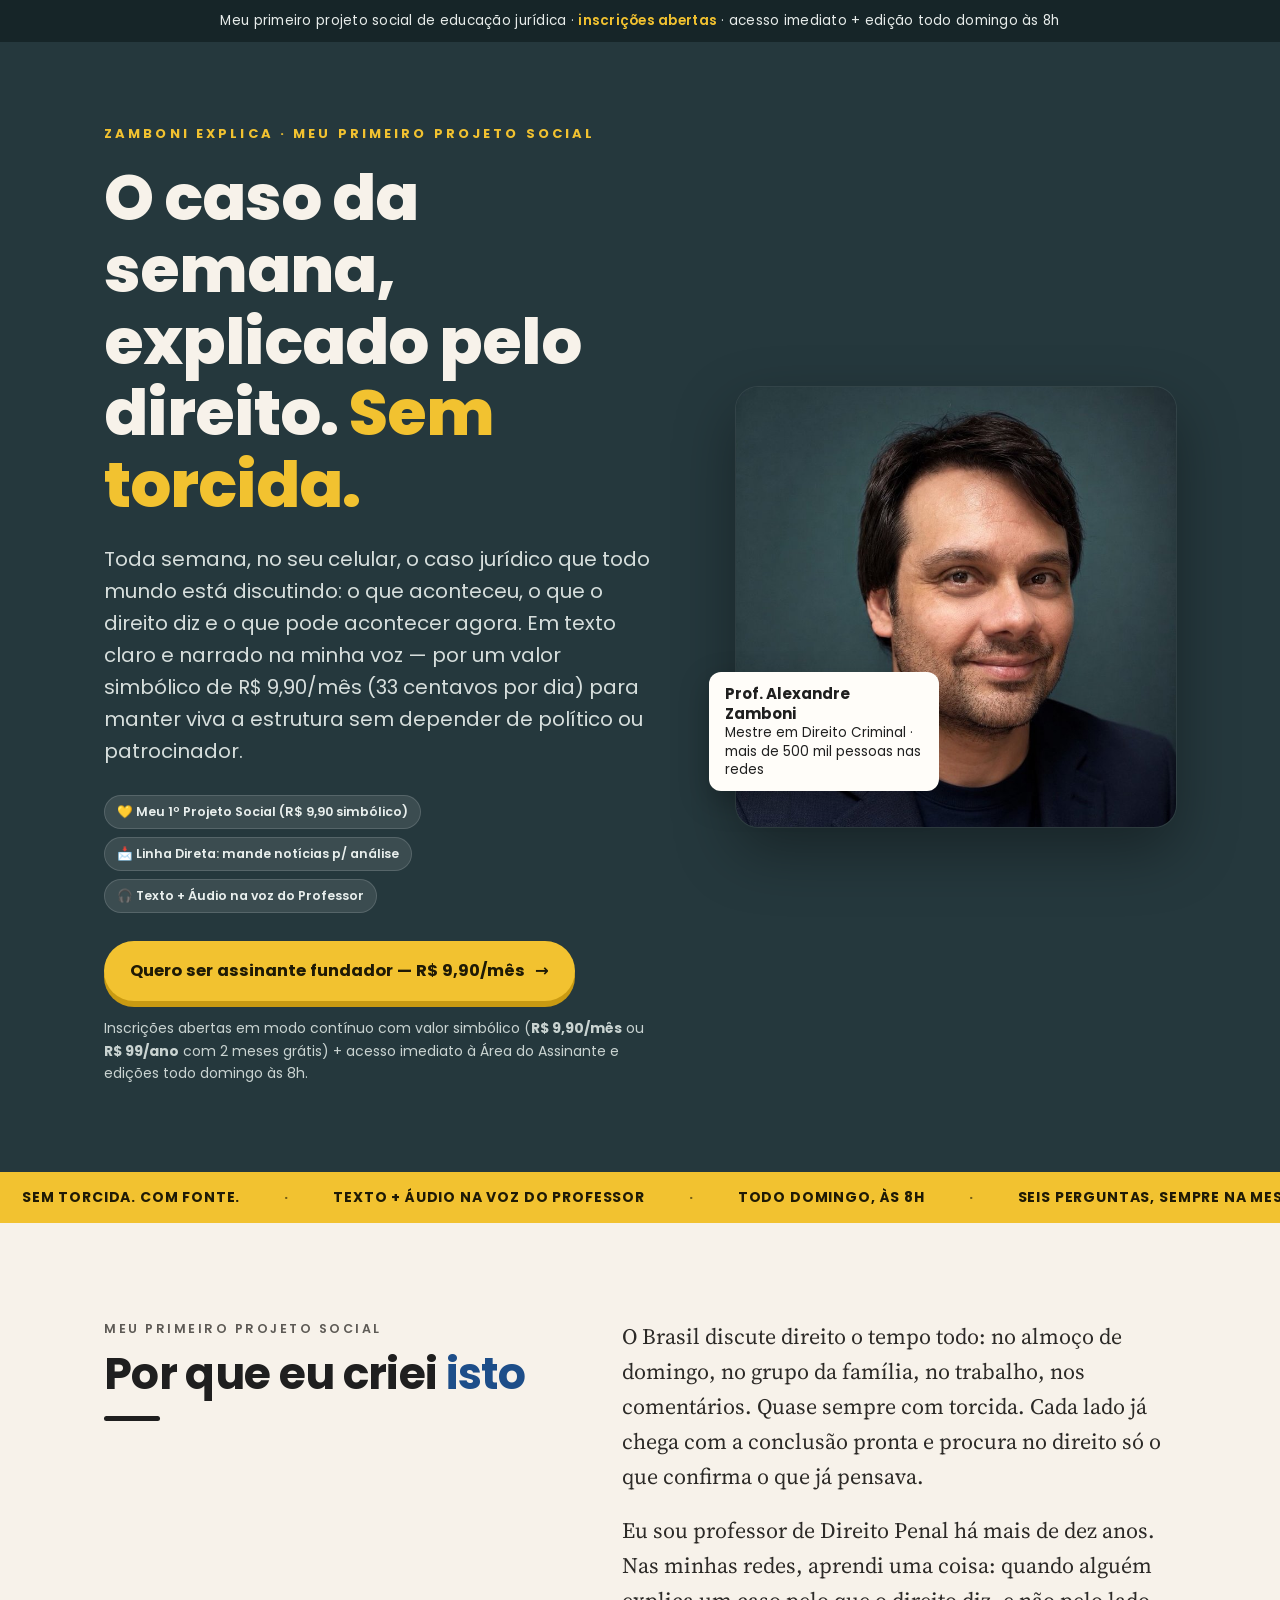
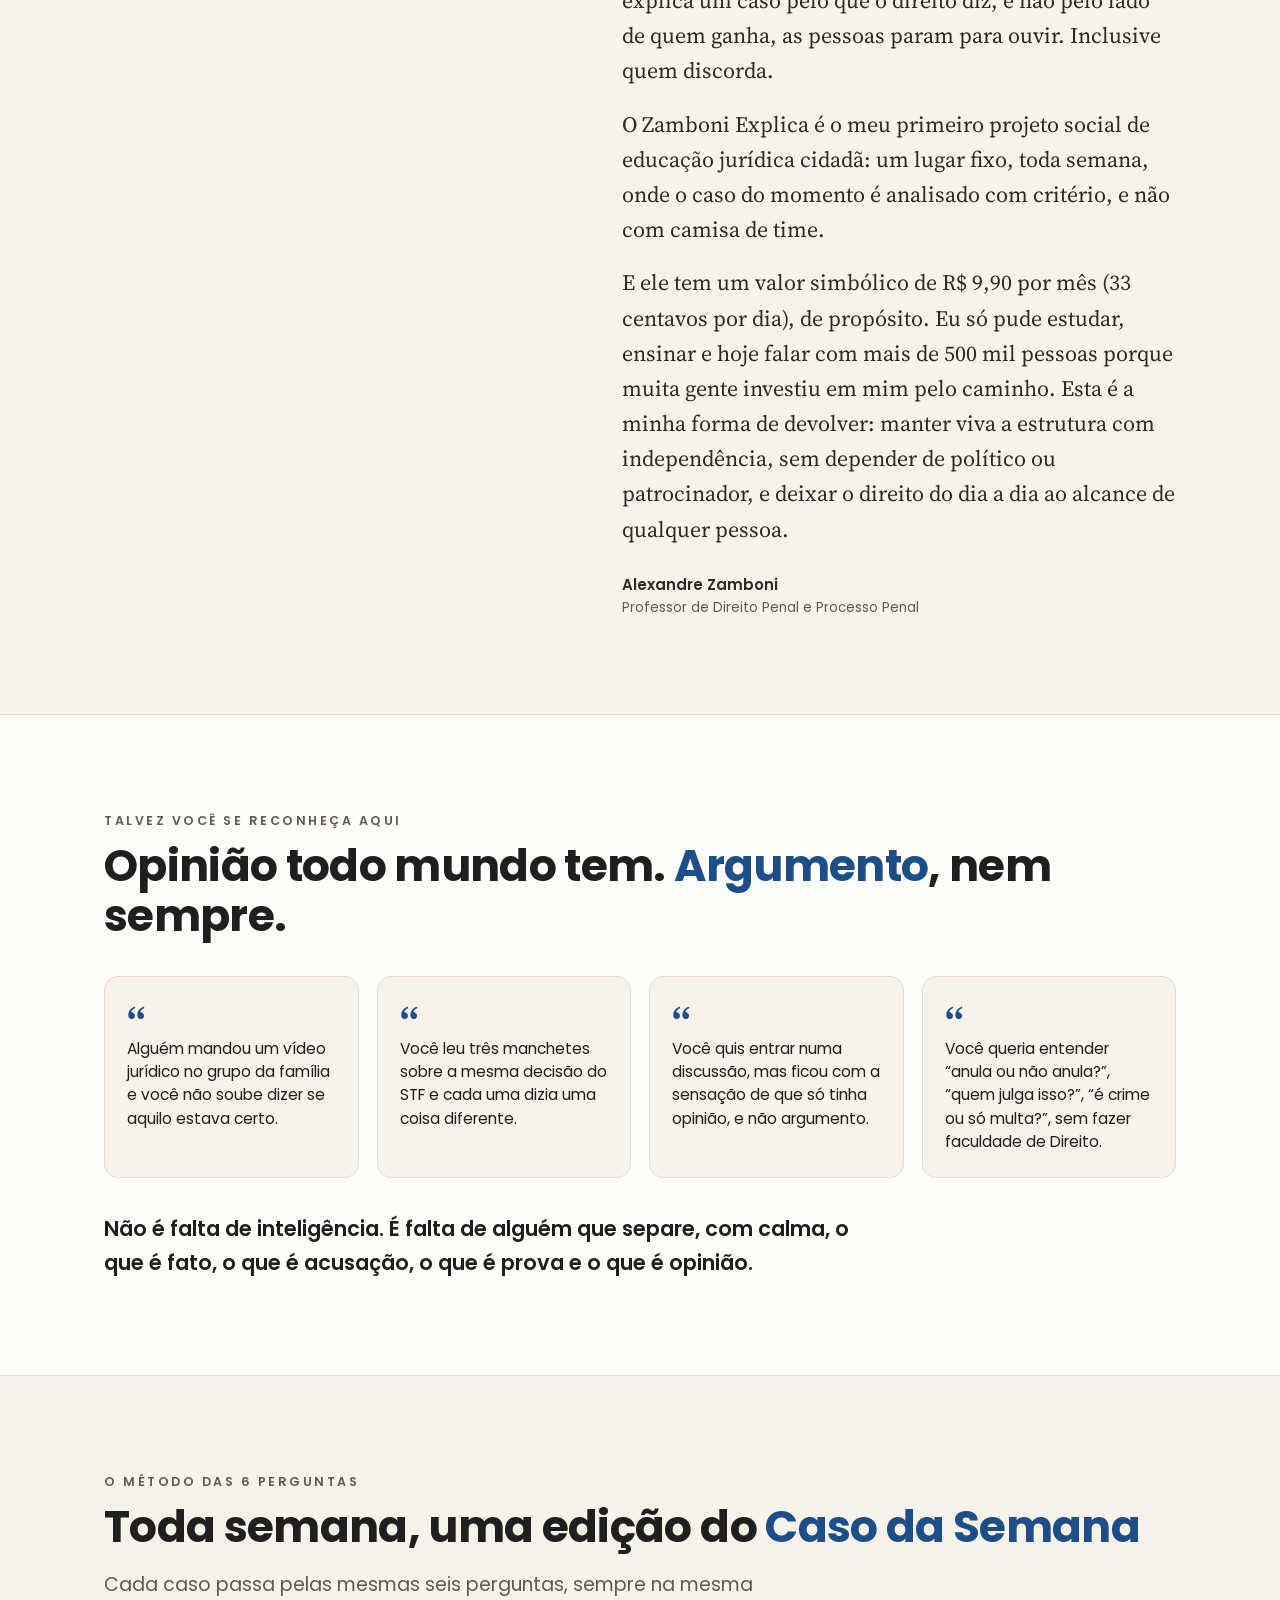
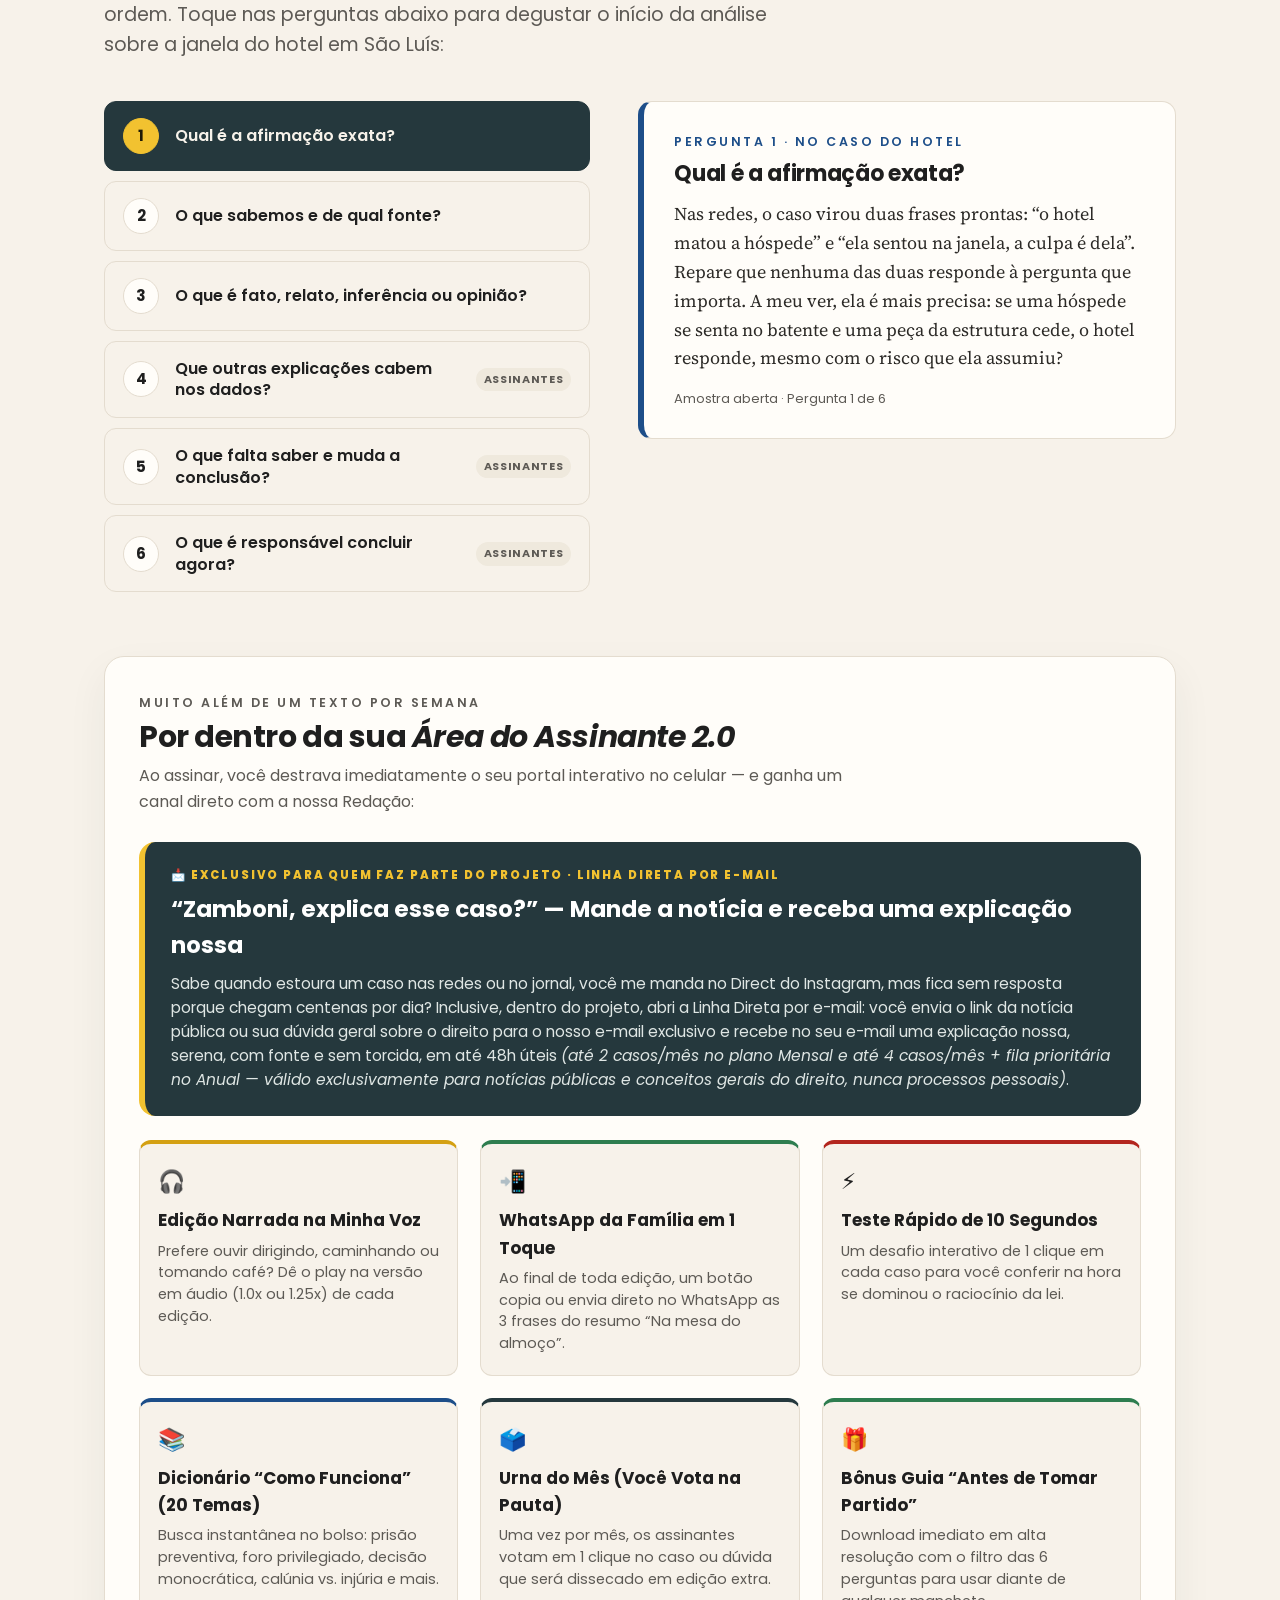
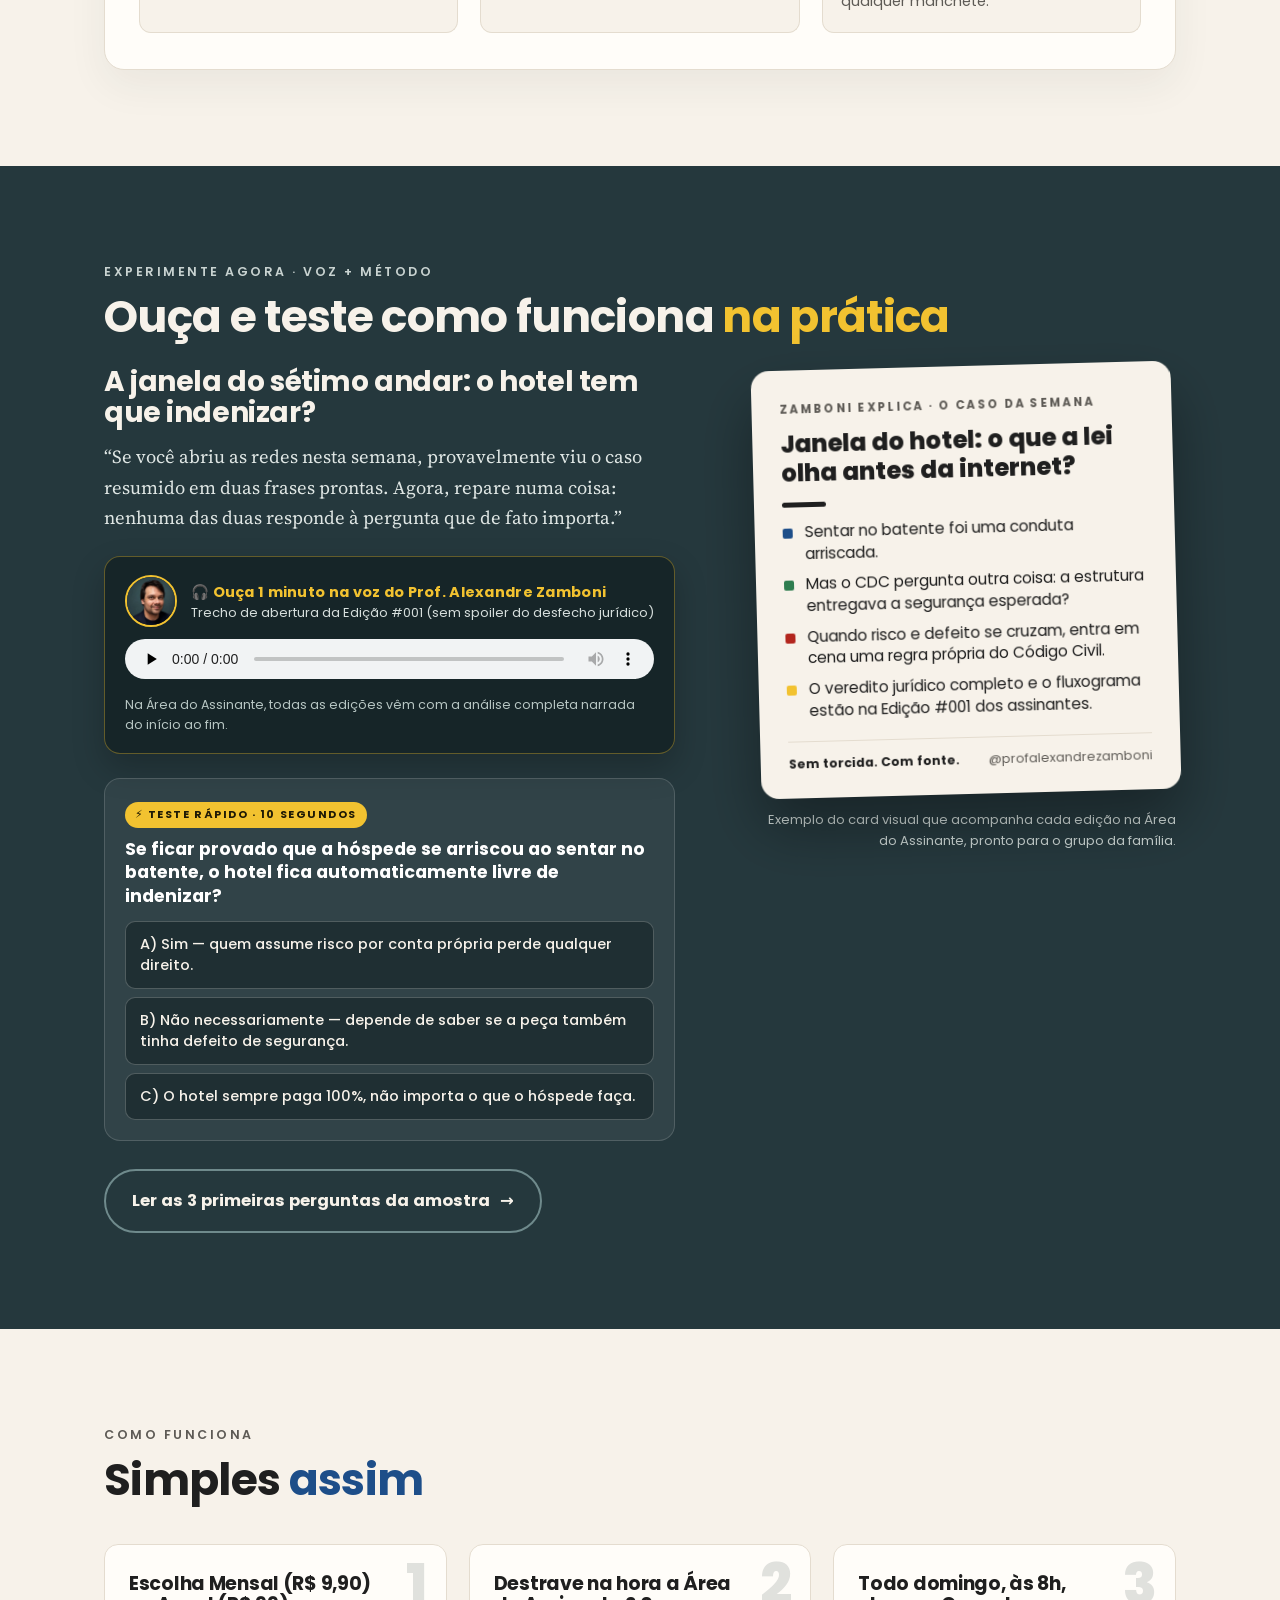
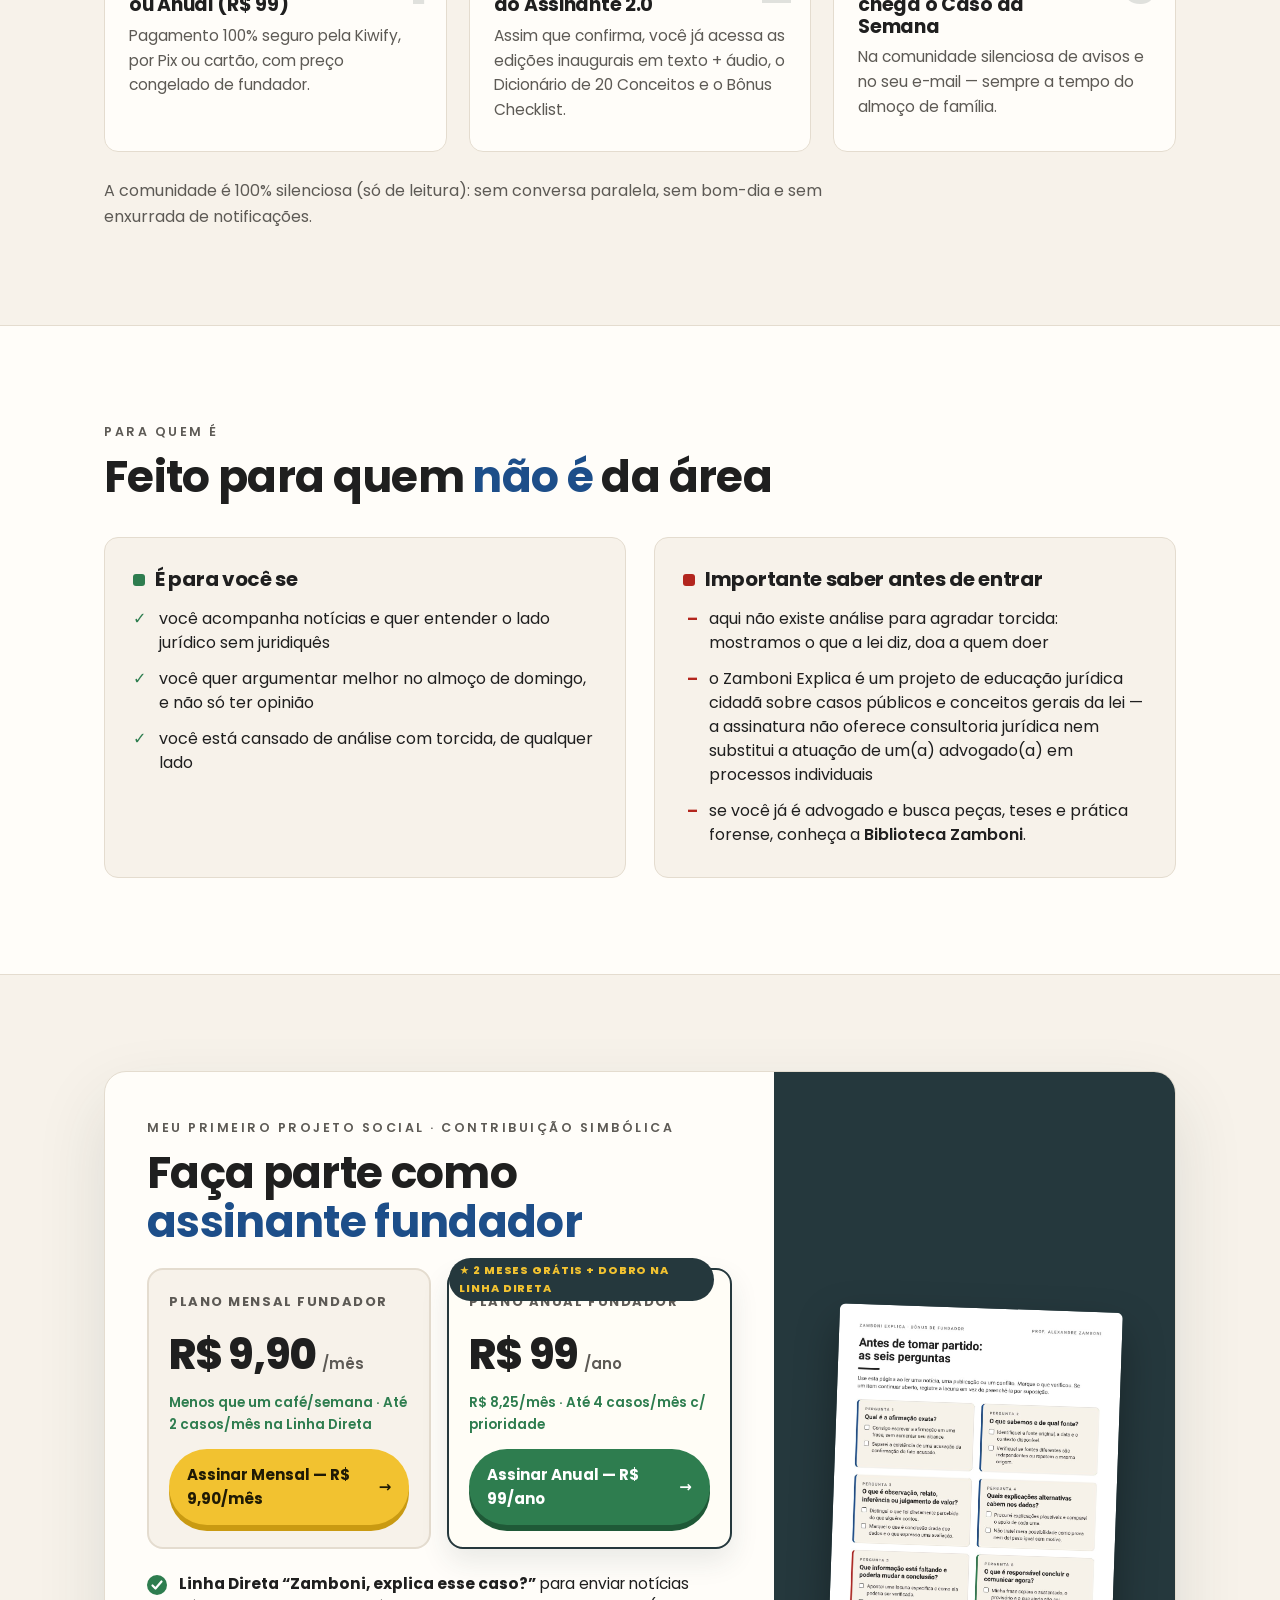
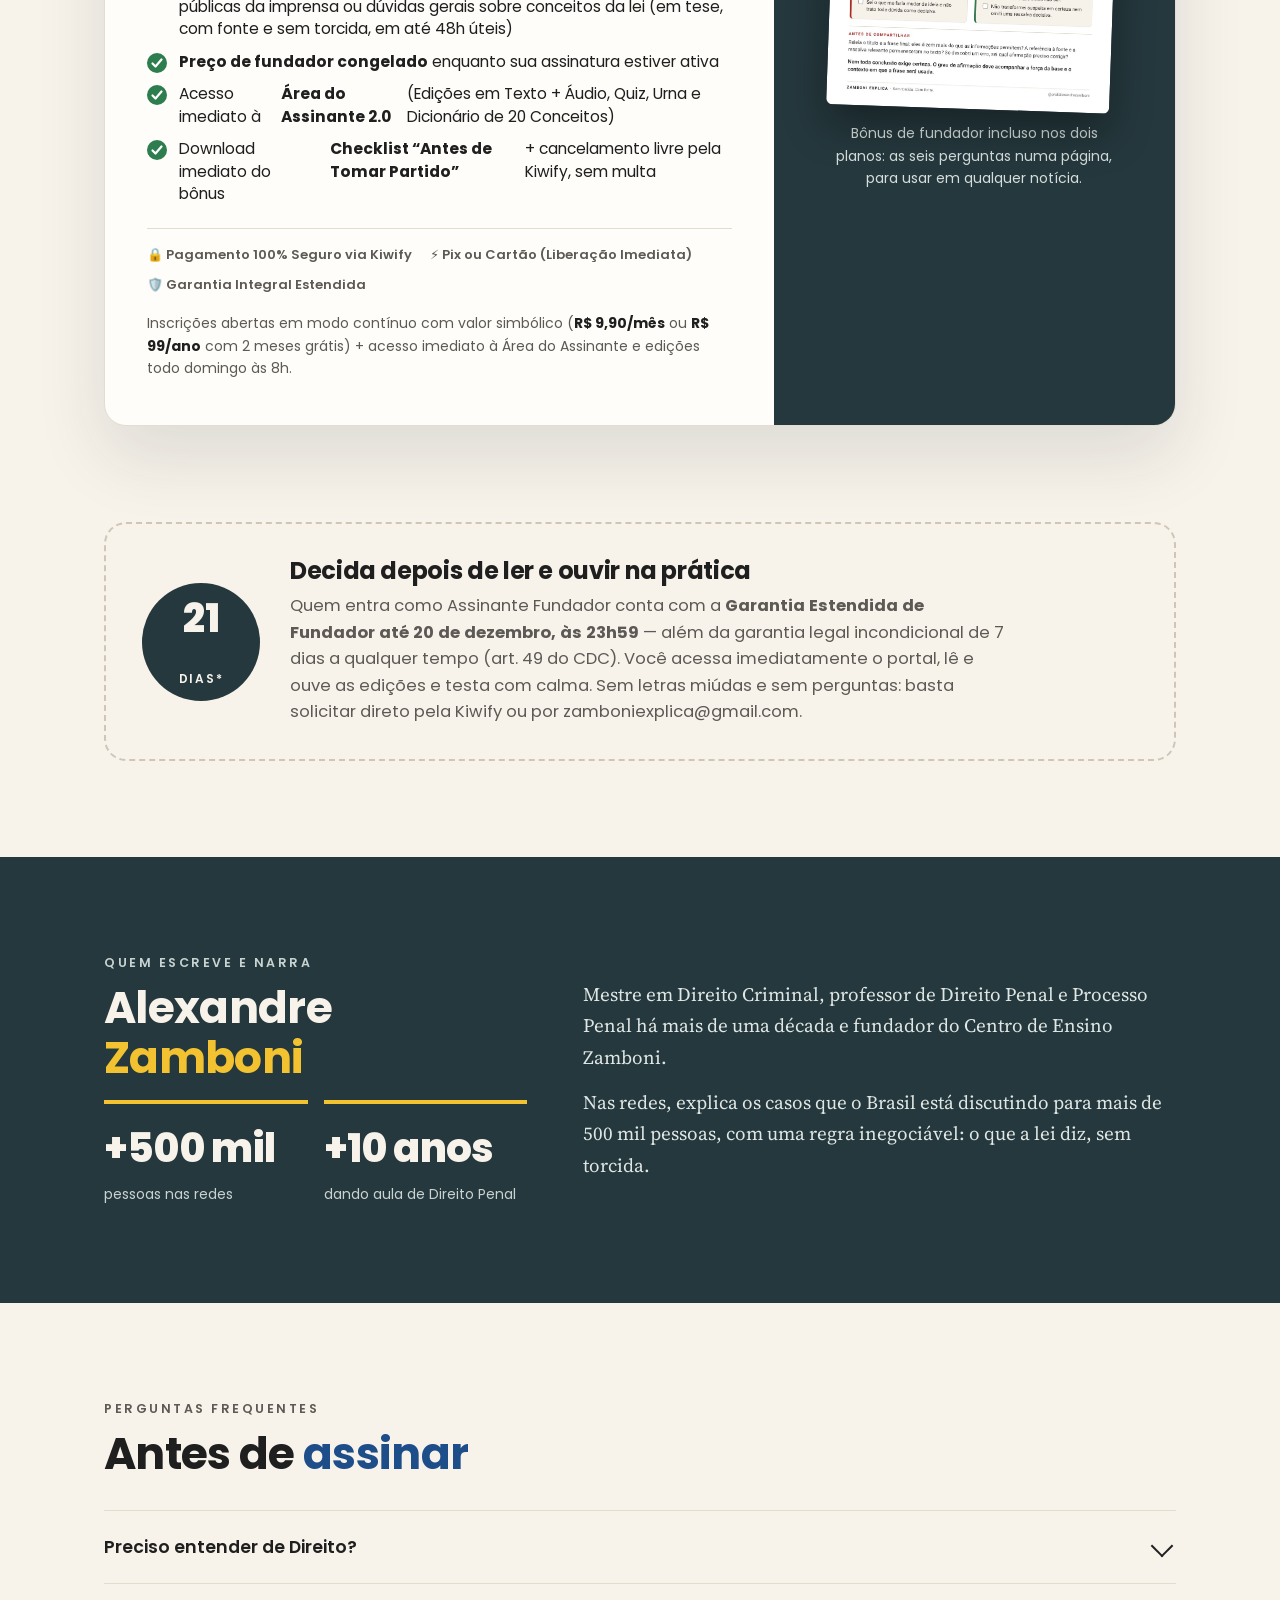
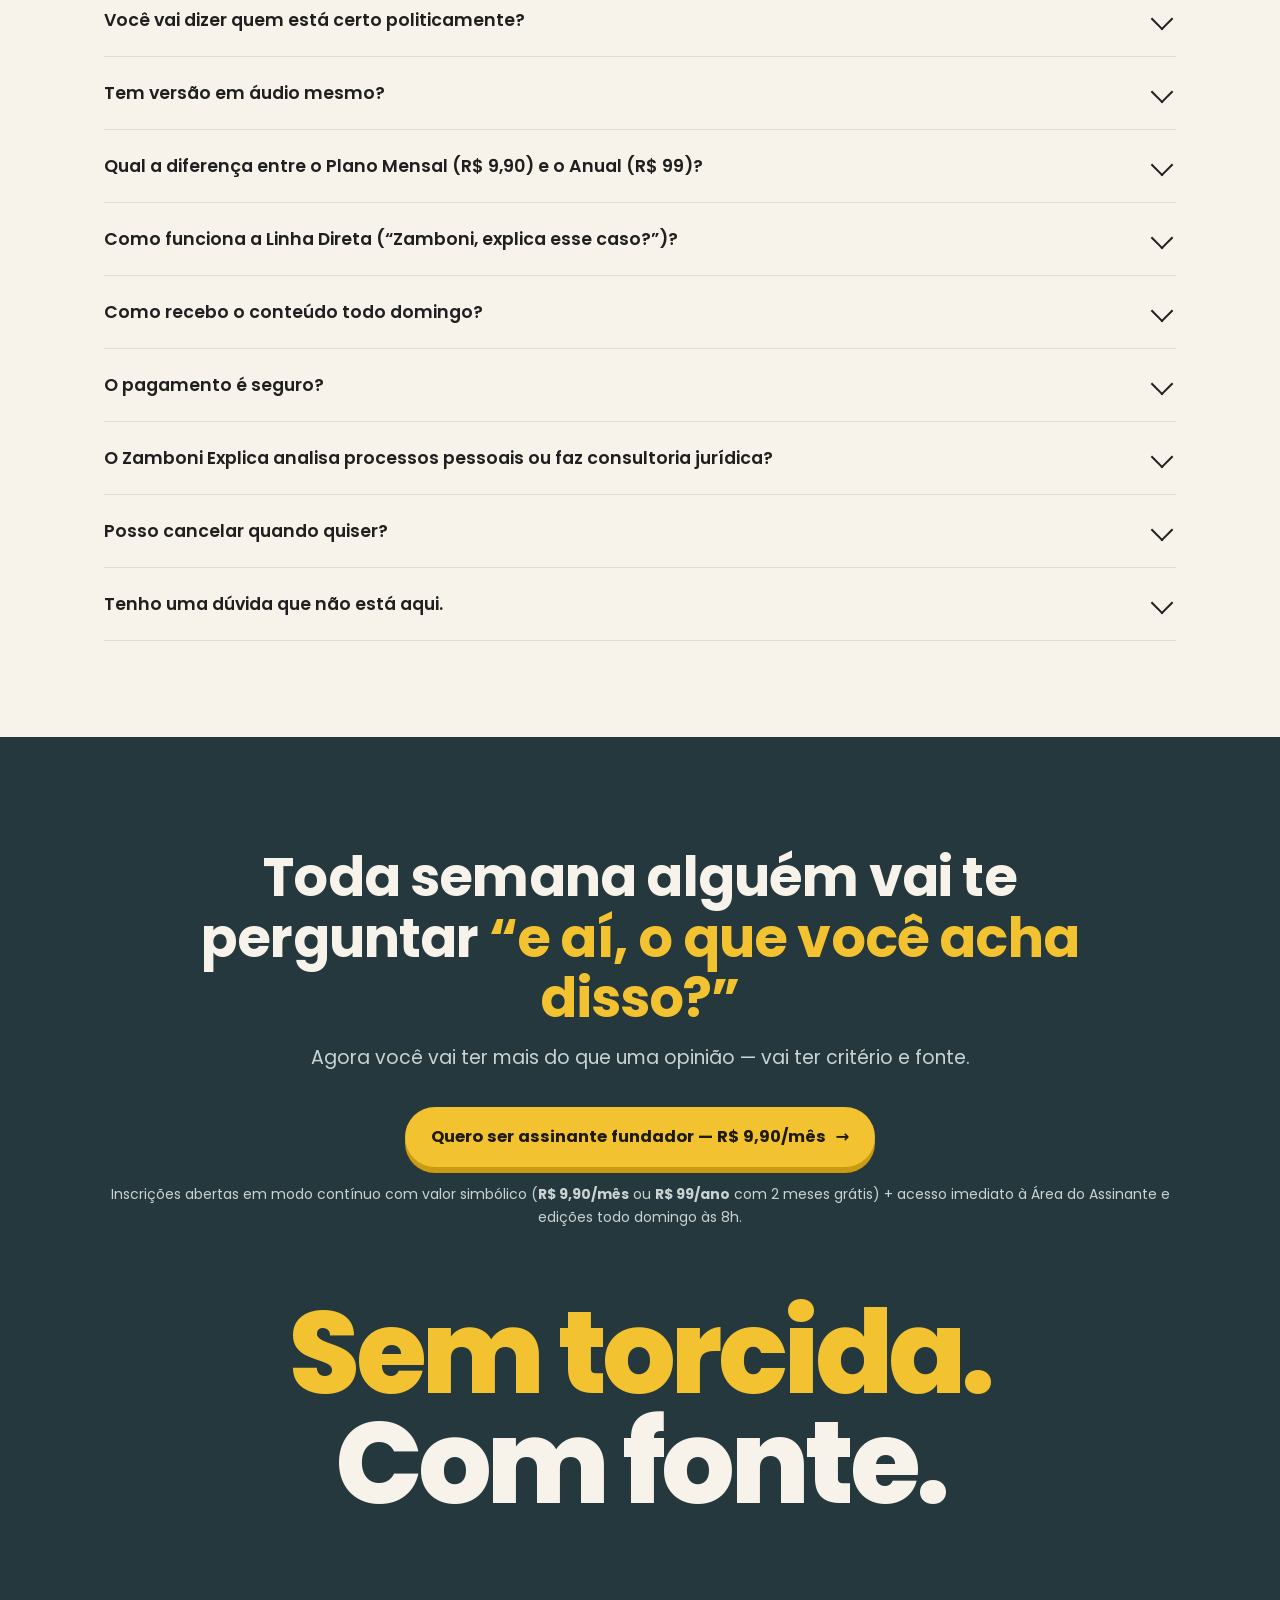
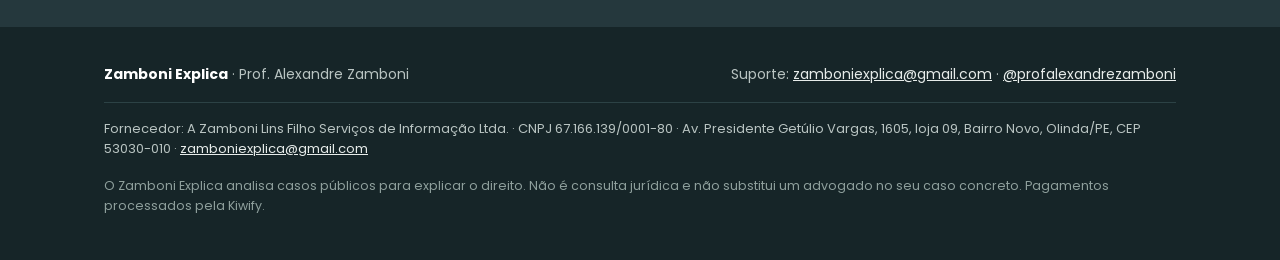
<file: index.html>
<!doctype html>
<html lang="pt-BR" class="no-js">
<head>
<meta charset="utf-8">
<meta name="viewport" content="width=device-width,initial-scale=1">
<title>Zamboni Explica — o caso da semana, explicado pela lei. Sem torcida.</title>
<meta name="description" content="Toda semana, no seu celular, o caso jurídico que todo mundo está discutindo explicado pelo professor Alexandre Zamboni em texto e áudio: o que aconteceu, o que a lei diz e o que pode acontecer agora. R$ 9,90/mês ou R$ 99/ano.">
<link rel="canonical" href="https://zamboniexplica.com.br/">
<meta property="og:type" content="website">
<meta property="og:locale" content="pt_BR">
<meta property="og:site_name" content="Zamboni Explica">
<meta property="og:url" content="https://zamboniexplica.com.br/">
<meta property="og:title" content="Zamboni Explica — o caso da semana explicado pela lei, sem torcida">
<meta property="og:description" content="Todo domingo às 8h, o caso jurídico mais comentado do Brasil explicado pelo Prof. Alexandre Zamboni em texto de 5 minutos e áudio na voz dele. R$ 9,90/mês ou R$ 99/ano.">
<meta property="og:image" content="https://zamboniexplica.com.br/assets/perfil-800.jpg">
<meta name="twitter:card" content="summary_large_image">
<meta name="twitter:title" content="Zamboni Explica — sem torcida, com fonte">
<meta name="twitter:description" content="O caso da semana explicado pela lei, em texto e áudio pelo Prof. Alexandre Zamboni. R$ 9,90/mês.">
<meta name="twitter:image" content="https://zamboniexplica.com.br/assets/perfil-800.jpg">
<script type="application/ld+json">
{
  "@context": "https://schema.org",
  "@graph": [
    {
      "@type": "Organization",
      "name": "Zamboni Explica",
      "legalName": "A Zamboni Lins Filho Serviços de Informação Ltda.",
      "url": "https://zamboniexplica.com.br/",
      "logo": "https://zamboniexplica.com.br/assets/perfil-800.jpg",
      "sameAs": ["https://www.instagram.com/profalexandrezamboni/"]
    },
    {
      "@type": "WebSite",
      "name": "Zamboni Explica",
      "url": "https://zamboniexplica.com.br/",
      "inLanguage": "pt-BR"
    },
    {
      "@type": "FAQPage",
      "mainEntity": [
        {
          "@type": "Question",
          "name": "Preciso entender de Direito para assinar o Zamboni Explica?",
          "acceptedAnswer": {
            "@type": "Answer",
            "text": "Não. O Zamboni Explica foi feito exatamente para quem não é da área. Quando um termo técnico for necessário, ele vem traduzido na hora e também fica salvo no Dicionário Como Funciona."
          }
        },
        {
          "@type": "Question",
          "name": "O Zamboni Explica diz quem está certo politicamente?",
          "acceptedAnswer": {
            "@type": "Answer",
            "text": "Não. A análise é jurídica e segue sempre as mesmas seis perguntas, valha o caso para um lado ou para o outro, sempre mostrando o que a lei diz com fonte."
          }
        },
        {
          "@type": "Question",
          "name": "Tem versão em áudio das edições de domingo?",
          "acceptedAnswer": {
            "@type": "Answer",
            "text": "Sim. Dentro da Área do Assinante, cada edição vem acompanhada da narração completa na voz oficial do Prof. Alexandre Zamboni, com opção de velocidade 1.0x e 1.25x."
          }
        },
        {
          "@type": "Question",
          "name": "Qual a diferença entre o Plano Mensal (R$ 9,90) e o Anual (R$ 99)?",
          "acceptedAnswer": {
            "@type": "Answer",
            "text": "Os dois entregam acesso completo à Área do Assinante e às edições semanais. No Plano Anual (R$ 99/ano), você economiza 2 meses e dobra a cota mensal na Linha Direta para até 4 casos públicos por mês com fila prioritária."
          }
        },
        {
          "@type": "Question",
          "name": "O Zamboni Explica analisa processos pessoais ou faz consultoria jurídica?",
          "acceptedAnswer": {
            "@type": "Answer",
            "text": "Não. Por dever legal e ético (Estatuto da Advocacia e Provimento 205/2021 da OAB), o Zamboni Explica é uma publicação estritamente educativa e informativa sobre casos públicos e conceitos gerais da lei."
          }
        },
        {
          "@type": "Question",
          "name": "Posso cancelar a assinatura quando quiser?",
          "acceptedAnswer": {
            "@type": "Answer",
            "text": "Sim, a qualquer momento, direto pela Kiwify, sem multa e sem burocracia, mantendo o acesso até o fim do período já pago."
          }
        }
      ]
    }
  ]
}
</script>
<link rel="preconnect" href="https://fonts.googleapis.com"><link rel="preconnect" href="https://fonts.gstatic.com" crossorigin>
<link href="https://fonts.googleapis.com/css2?family=Poppins:wght@400;500;600;700;800&family=Source+Serif+4:opsz,wght@8..60,400;8..60,600;8..60,700&display=swap" rel="stylesheet">
<link rel="stylesheet" href="styles.css">
<script>document.documentElement.classList.remove('no-js')</script>
</head>
<body>
<a href="#metodo" class="skip-link">Pular para o conteúdo principal</a>

<div class="status" id="status" role="status" aria-live="polite">Meu primeiro projeto social de educação jurídica cidadã · <b>inscrições abertas agora</b> por um valor simbólico (R$ 9,90/mês — 33 centavos/dia)</div>

<header class="hero">
  <div class="wrap">
    <div class="hero-copy">
      <div class="brand">Zamboni Explica · Meu Primeiro Projeto Social</div>
      <h1>O caso da semana, explicado pelo direito. <em>Sem torcida.</em></h1>
      <p class="sub">Toda semana, no seu celular, o caso jurídico que todo mundo está discutindo: o que aconteceu, o que o direito diz e o que pode acontecer agora. Em texto claro e narrado na minha voz — por um valor simbólico de R$ 9,90/mês (33 centavos por dia) para manter viva a estrutura sem depender de político ou patrocinador.</p>
      <div class="hero-badges">
        <span class="hero-badge">💛 Meu 1º Projeto Social (R$ 9,90 simbólico)</span>
        <span class="hero-badge">📩 Linha Direta: mande notícias p/ análise</span>
        <span class="hero-badge">🎧 Texto + Áudio na voz do Professor</span>
      </div>
      <a class="btn cta-main" href="#oferta"><span>Quero fazer parte do projeto<span class="px"> — R$ 9,90/mês</span></span> <span class="arr">→</span></a>
      <p class="note cta-note">Inscrições abertas agora por um valor simbólico (R$ 9,90/mês ou R$ 99/ano com 2 meses grátis). Acesso imediato à Área do Assinante + edição todo domingo às 8h.</p>
    </div>
    <div class="hero-photo">
      <img src="assets/perfil-800.jpg" alt="Professor Alexandre Zamboni" width="800" height="800">
      <div class="tag"><b>Prof. Alexandre Zamboni</b>Mestre em Direito Criminal · mais de 500 mil pessoas nas redes</div>
    </div>
  </div>
</header>

<div class="marquee" aria-hidden="true"><div class="track">
  <span>Sem torcida. Com fonte.</span><span>Texto + Áudio na voz do Professor</span><span>Todo domingo, às 8h</span><span>Seis perguntas, sempre na mesma ordem</span><span>R$ 9,90/mês ou R$ 99/ano</span><span>Cancele quando quiser</span>
  <span>Sem torcida. Com fonte.</span><span>Texto + Áudio na voz do Professor</span><span>Todo domingo, às 8h</span><span>Seis perguntas, sempre na mesma ordem</span><span>R$ 9,90/mês ou R$ 99/ano</span><span>Cancele quando quiser</span>
</div></div>

<section class="causa">
  <div class="wrap grid">
    <div class="rv">
      <div class="kicker">Meu primeiro projeto social</div>
      <h2>Por que eu criei <em>isto</em></h2>
      <div class="rule"></div>
    </div>
    <blockquote class="rv">
      <p>O Brasil discute direito o tempo todo: no almoço de domingo, no grupo da família, no trabalho, nos comentários. Quase sempre com torcida. Cada lado já chega com a conclusão pronta e procura no direito só o que confirma o que já pensava.</p>
      <p>Eu sou professor de Direito Penal há mais de dez anos. Nas minhas redes, aprendi uma coisa: quando alguém explica um caso pelo que o direito diz, e não pelo lado de quem ganha, as pessoas param para ouvir. Inclusive quem discorda.</p>
      <p>O Zamboni Explica é o meu primeiro projeto social de educação jurídica cidadã: um lugar fixo, toda semana, onde o caso do momento é analisado com critério, e não com camisa de time.</p>
      <p>E ele tem um valor simbólico de R$ 9,90 por mês (33 centavos por dia), de propósito. Eu só pude estudar, ensinar e hoje falar com mais de 500 mil pessoas porque muita gente investiu em mim pelo caminho. Esta é a minha forma de devolver: manter viva a estrutura com independência, sem depender de político ou patrocinador, e deixar o direito do dia a dia ao alcance de qualquer pessoa.</p>
      <div class="sign">Alexandre Zamboni<span>Professor de Direito Penal e Processo Penal</span></div>
    </blockquote>
  </div>
</section>

<section class="tensao">
  <div class="wrap">
    <div class="rv">
      <div class="kicker">Talvez você se reconheça aqui</div>
      <h2>Opinião todo mundo tem. <em>Argumento</em>, nem sempre.</h2>
    </div>
    <div class="cards">
      <div class="card rv"><div class="q">“</div>Alguém mandou um vídeo jurídico no grupo da família e você não soube dizer se aquilo estava certo.</div>
      <div class="card rv"><div class="q">“</div>Você leu três manchetes sobre a mesma decisão do STF e cada uma dizia uma coisa diferente.</div>
      <div class="card rv"><div class="q">“</div>Você quis entrar numa discussão, mas ficou com a sensação de que só tinha opinião, e não argumento.</div>
      <div class="card rv"><div class="q">“</div>Você queria entender “anula ou não anula?”, “quem julga isso?”, “é crime ou só multa?”, sem fazer faculdade de Direito.</div>
    </div>
    <p class="close rv">Não é falta de inteligência. É falta de alguém que separe, com calma, o que é fato, o que é acusação, o que é prova e o que é opinião.</p>
  </div>
</section>

<section class="metodo" id="metodo">
  <div class="wrap">
    <div class="rv">
      <div class="kicker">O método das 6 perguntas</div>
      <h2>Toda semana, uma edição do <em>Caso da Semana</em></h2>
      <p class="lead">Cada caso passa pelas mesmas seis perguntas, sempre na mesma ordem. Toque nas perguntas abaixo para degustar o início da análise sobre a janela do hotel em São Luís:</p>
    </div>
    <div class="layout">
      <ol class="qlist" role="tablist" aria-label="As seis perguntas">
        <li><button class="qbtn" role="tab" aria-selected="true" aria-controls="qpanel" data-i="0"><span class="n">1</span><span class="t">Qual é a afirmação exata?</span></button></li>
        <li><button class="qbtn" role="tab" aria-selected="false" aria-controls="qpanel" data-i="1"><span class="n">2</span><span class="t">O que sabemos e de qual fonte?</span></button></li>
        <li><button class="qbtn" role="tab" aria-selected="false" aria-controls="qpanel" data-i="2"><span class="n">3</span><span class="t">O que é fato, relato, inferência ou opinião?</span></button></li>
        <li><button class="qbtn" role="tab" aria-selected="false" aria-controls="qpanel" data-i="3"><span class="n">4</span><span class="t">Que outras explicações cabem nos dados?</span><span class="lock-pill">Assinantes</span></button></li>
        <li><button class="qbtn" role="tab" aria-selected="false" aria-controls="qpanel" data-i="4"><span class="n">5</span><span class="t">O que falta saber e muda a conclusão?</span><span class="lock-pill">Assinantes</span></button></li>
        <li><button class="qbtn" role="tab" aria-selected="false" aria-controls="qpanel" data-i="5"><span class="n">6</span><span class="t">O que é responsável concluir agora?</span><span class="lock-pill">Assinantes</span></button></li>
      </ol>
      <div class="qpanel rv" id="qpanel" role="tabpanel" aria-live="polite">
        <div class="fade">
          <div class="kicker">Pergunta 1 · no caso do hotel</div>
          <h3>Qual é a afirmação exata?</h3>
          <p>Nas redes, o caso virou duas frases prontas: “o hotel matou a hóspede” e “ela sentou na janela, a culpa é dela”. A pergunta que interessa é mais precisa: se uma hóspede se senta no batente e uma peça da estrutura cede, o hotel responde, mesmo com o risco que ela assumiu?</p>
        </div>
      </div>
    </div>

    <div class="portal-showcase rv">
      <div class="head">
        <div class="kicker">Muito além de um texto por semana</div>
        <h3>Por dentro da sua <em>Área do Assinante 2.0</em></h3>
        <p>Ao assinar, você destrava imediatamente o seu portal interativo no celular — e ganha um canal direto com a nossa Redação:</p>
      </div>

      <!-- Destaque Estrela: Linha Direta de Casos Públicos -->
      <div style="background:var(--teal); color:var(--cream); border-radius:16px; padding:24px 26px; margin-bottom:24px; border-left:6px solid var(--accent);">
        <div style="font-size:11.5px; font-weight:800; letter-spacing:.16em; text-transform:uppercase; color:var(--accent); margin-bottom:6px;">📩 Exclusivo para quem faz parte do projeto · Linha Direta por E-mail</div>
        <h4 style="font-size:clamp(19px,2.2vw,23px); color:#fff; margin-bottom:8px;">“Zamboni, explica esse caso?” — Mande a notícia e receba uma explicação nossa</h4>
        <p style="font-size:15.5px; color:#dfe6e4; line-height:1.55;">
          Sabe quando estoura um caso nas redes ou no jornal, você me manda no Direct do Instagram, mas fica sem resposta porque chegam centenas por dia? Inclusive, dentro do projeto, abri a Linha Direta por e-mail: você envia o link da notícia pública ou sua dúvida geral sobre o direito para o nosso e-mail exclusivo e recebe no seu e-mail uma explicação nossa, serena, com fonte e sem torcida, em até 48h úteis <em>(até 2 casos/mês no plano Mensal e até 4 casos/mês + fila prioritária no Anual — válido exclusivamente para notícias públicas e conceitos gerais do direito, nunca processos pessoais)</em>.
        </p>
      </div>

      <div class="extras">
        <div class="extra gold"><span class="ic">🎧</span><h4>Edição Narrada na Minha Voz</h4><p>Prefere ouvir dirigindo, caminhando ou tomando café? Dê o play na versão em áudio (1.0x ou 1.25x) de cada edição.</p></div>
        <div class="extra green"><span class="ic">📲</span><h4>WhatsApp da Família em 1 Toque</h4><p>Ao final de toda edição, um botão copia ou envia direto no WhatsApp as 3 frases do resumo “Na mesa do almoço”.</p></div>
        <div class="extra red"><span class="ic">⚡</span><h4>Teste Rápido de 10 Segundos</h4><p>Um desafio interativo de 1 clique em cada caso para você conferir na hora se dominou o raciocínio da lei.</p></div>
        <div class="extra blue"><span class="ic">📚</span><h4>Dicionário “Como Funciona” (20 Temas)</h4><p>Busca instantânea no bolso: prisão preventiva, foro privilegiado, decisão monocrática, calúnia vs. injúria e mais.</p></div>
        <div class="extra"><span class="ic">🗳️</span><h4>Urna do Mês (Você Vota na Pauta)</h4><p>Uma vez por mês, os assinantes votam em 1 clique no caso ou dúvida que será dissecado em edição extra.</p></div>
        <div class="extra green"><span class="ic">🎁</span><h4>Bônus Guia “Antes de Tomar Partido”</h4><p>Download imediato em alta resolução com o filtro das 6 perguntas para usar diante de qualquer manchete.</p></div>
      </div>
    </div>
  </div>
</section>

<section class="amostra dark" id="amostra">
  <div class="wrap">
    <div class="rv">
      <div class="kicker">Experimente agora · Voz + Método</div>
      <h2>Ouça e teste como funciona <em>na prática</em></h2>
    </div>
    <div class="grid">
      <div class="excerpt rv">
        <h3>A janela do sétimo andar: o hotel tem que indenizar?</h3>
        <p>“Se você abriu as redes nesta semana, provavelmente viu o caso resumido em duas frases prontas. Agora, repare numa coisa: nenhuma das duas responde à pergunta que de fato importa.”</p>

        <!-- Melhoria 2: Mini-player de degustação em áudio -->
        <div class="audio-teaser">
          <div class="audio-teaser-top">
            <img src="assets/perfil-800.jpg" alt="Prof. Alexandre Zamboni" width="52" height="52" loading="lazy">
            <div class="audio-teaser-meta">
              <b>🎧 Ouça 1 minuto na voz do Prof. Alexandre Zamboni</b>
              <span>Trecho de abertura da Edição #001 (sem spoiler do desfecho jurídico)</span>
            </div>
          </div>
          <audio controls preload="none">
            <source src="teaser-001.mp3" type="audio/mpeg">
            Seu navegador não suporta reprodução de áudio.
          </audio>
          <div class="audio-teaser-note">Na Área do Assinante, todas as edições vêm com a análise completa narrada do início ao fim.</div>
        </div>

        <!-- Melhoria 3: Quiz interativo de 10 segundos ao vivo -->
        <div class="sample-quiz">
          <span class="sq-tag">⚡ Teste Rápido · 10 Segundos</span>
          <h4>Se ficar provado que a hóspede se arriscou ao sentar no batente, o hotel fica automaticamente livre de indenizar?</h4>
          <div class="sq-opts">
            <button type="button" class="sq-btn" onclick="answerSampleQuiz(this, false)">A) Sim — quem assume risco por conta própria perde qualquer direito.</button>
            <button type="button" class="sq-btn" onclick="answerSampleQuiz(this, true)">B) Não necessariamente — depende de saber se a peça também tinha defeito de segurança.</button>
            <button type="button" class="sq-btn" onclick="answerSampleQuiz(this, false)">C) O hotel sempre paga 100%, não importa o que o hóspede faça.</button>
          </div>
          <div class="sq-feedback" aria-live="polite"></div>
        </div>

        <a class="btn ghost" href="amostra.html">Ler as 3 primeiras perguntas da amostra <span class="arr">→</span></a>
      </div>

      <div class="rv">
        <div class="sharecard" aria-label="Card para compartilhar da edição de amostra">
          <div class="top">Zamboni Explica · O Caso da Semana</div>
          <h4>Janela do hotel: o que a lei olha antes da internet?</h4>
          <div class="bar"></div>
          <ul>
            <li>Sentar no batente foi uma conduta arriscada.</li>
            <li>Mas o CDC pergunta outra coisa: a estrutura entregava a segurança esperada?</li>
            <li>Quando risco e defeito se cruzam, entra em cena uma regra própria do Código Civil.</li>
            <li>O veredito jurídico completo e o fluxograma estão na Edição #001 dos assinantes.</li>
          </ul>
          <div class="foot"><b>Sem torcida. Com fonte.</b><span>@profalexandrezamboni</span></div>
        </div>
        <p class="cap">Exemplo do card visual que acompanha cada edição na Área do Assinante, pronto para o grupo da família.</p>
      </div>
    </div>
  </div>
</section>

<section class="como">
  <div class="wrap">
    <div class="rv">
      <div class="kicker">Como funciona</div>
      <h2>Simples <em>assim</em></h2>
    </div>
    <div class="steps">
      <div class="step rv"><div class="num">1</div><h3>Escolha Mensal (R$ 9,90) ou Anual (R$ 99)</h3><p>Pagamento 100% seguro pela Kiwify, por Pix ou cartão, com preço congelado de fundador.</p></div>
      <div class="step rv"><div class="num">2</div><h3>Destrave na hora a Área do Assinante 2.0</h3><p>Assim que confirma, você já acessa as edições inaugurais em texto + áudio, o Dicionário de 20 Conceitos e o Bônus Checklist.</p></div>
      <div class="step rv"><div class="num">3</div><h3>Todo domingo, às 8h, chega o Caso da Semana</h3><p>Na comunidade silenciosa de avisos e no seu e-mail — sempre a tempo do almoço de família.</p></div>
    </div>
    <p class="steps-note rv">A comunidade é 100% silenciosa (só de leitura): sem conversa paralela, sem bom-dia e sem enxurrada de notificações.</p>
  </div>
</section>

<section class="quem">
  <div class="wrap">
    <div class="rv">
      <div class="kicker">Para quem é</div>
      <h2>Feito para quem <em>não é</em> da área</h2>
    </div>
    <div class="two">
      <div class="col sim rv"><h3><i></i>É para você se</h3><ul>
        <li>você acompanha notícias e quer entender o lado jurídico sem juridiquês</li>
        <li>você quer argumentar melhor no almoço de domingo, e não só ter opinião</li>
        <li>você está cansado de análise com torcida, de qualquer lado</li>
      </ul></div>
      <div class="col nao rv"><h3><i></i>Importante saber antes de entrar</h3><ul>
        <li>aqui não existe análise para agradar torcida: mostramos o que a lei diz, doa a quem doer</li>
        <li>o Zamboni Explica é um projeto de educação jurídica cidadã sobre casos públicos e conceitos gerais da lei — a assinatura não oferece consultoria jurídica nem substitui a atuação de um(a) advogado(a) em processos individuais</li>
        <li>se você já é advogado e busca peças, teses e prática forense, conheça a <a class="link" href="https://bibliotecazamboni.com.br/" target="_blank" rel="noopener">Biblioteca Zamboni</a>.</li>
      </ul></div>
    </div>
  </div>
</section>

<section class="oferta" id="oferta">
  <div class="wrap">
    <div class="box rv">
      <div class="left">
        <div class="kicker">Meu primeiro projeto social · Contribuição simbólica</div>
        <h2>Faça parte como <em>assinante fundador</em></h2>

        <!-- Planos lado a lado: Mensal (R$ 9,90) e Anual (R$ 99 — 2 meses grátis) -->
        <div class="plans-grid">
          <div class="plan-card">
            <div>
              <div class="plan-name">Plano Mensal Fundador</div>
              <div class="plan-price"><span class="v">R$ 9,90</span><span class="p">/mês</span></div>
              <div class="plan-sub">Menos que um café/semana · Até 2 casos/mês na Linha Direta</div>
            </div>
            <a class="btn" id="btn-plan-mensal" href="https://pay.kiwify.com.br/kOr6u1x" rel="noopener">Assinar Mensal — R$ 9,90/mês <span class="arr">→</span></a>
          </div>

          <div class="plan-card featured">
            <span class="plan-badge">★ 2 Meses Grátis + Dobro na Linha Direta</span>
            <div>
              <div class="plan-name">Plano Anual Fundador</div>
              <div class="plan-price"><span class="v">R$ 99</span><span class="p">/ano</span></div>
              <div class="plan-sub">R$ 8,25/mês · Até 4 casos/mês c/ prioridade</div>
            </div>
            <a class="btn btn-green" id="btn-plan-anual" href="https://pay.kiwify.com.br/xlNLeB4" rel="noopener">Assinar Anual — R$ 99/ano <span class="arr">→</span></a>
          </div>
        </div>

        <ul class="perks">
          <li><span><b>Linha Direta “Zamboni, explica esse caso?”</b> para enviar notícias públicas da imprensa ou dúvidas gerais sobre conceitos da lei (em tese, com fonte e sem torcida, em até 48h úteis)</span></li>
          <li><span><b>Preço de fundador congelado</b> enquanto sua assinatura estiver ativa</span></li>
          <li>Acesso imediato à <b>Área do Assinante 2.0</b> (Edições em Texto + Áudio, Quiz, Urna e Dicionário de 20 Conceitos)</li>
          <li>Download imediato do bônus <b>Checklist “Antes de Tomar Partido”</b> + cancelamento livre pela Kiwify, sem multa</li>
        </ul>

        <!-- Melhoria 5: Selos de confiança e garantia -->
        <div class="trust-strip">
          <span>🔒 Pagamento 100% Seguro via Kiwify</span>
          <span>⚡ Pix ou Cartão (Liberação Imediata)</span>
          <span>🛡️ Garantia Integral Estendida</span>
        </div>

        <p class="deadline cta-note">Inscrições abertas em modo contínuo com valor simbólico (<b>R$ 9,90/mês</b> ou <b>R$ 99/ano</b> com 2 meses grátis) + acesso imediato à Área do Assinante e edições todo domingo às 8h.</p>
      </div>
      <div class="right">
        <img src="assets/checklist.jpg" alt="Página do checklist Antes de tomar partido: as seis perguntas" width="909" height="1287" loading="lazy">
        <p>Bônus de fundador incluso nos dois planos: as seis perguntas numa página, para usar em qualquer notícia.</p>
      </div>
    </div>
  </div>
</section>

<section class="garantia">
  <div class="wrap">
    <div class="seal rv">
      <div class="badge">21<small>dias*</small></div>
      <div>
        <h3>Decida depois de ler e ouvir na prática</h3>
        <p>Quem entra como Assinante Fundador conta com a <b>Garantia Estendida de Fundador até 20 de dezembro, às 23h59</b> — além da garantia legal incondicional de 7 dias a qualquer tempo (art. 49 do CDC). Você acessa imediatamente o portal, lê e ouve as edições e testa com calma. Sem letras miúdas e sem perguntas: basta solicitar direto pela Kiwify ou por zamboniexplica@gmail.com.</p>
      </div>
    </div>
  </div>
</section>

<section class="autor dark">
  <div class="wrap grid">
    <div class="rv">
      <div class="kicker">Quem escreve e narra</div>
      <h2>Alexandre <em>Zamboni</em></h2>
      <div class="stats">
        <div class="stat"><b>+500 mil</b><span>pessoas nas redes</span></div>
        <div class="stat"><b>+10 anos</b><span>dando aula de Direito Penal</span></div>
      </div>
    </div>
    <div class="rv">
      <p>Mestre em Direito Criminal, professor de Direito Penal e Processo Penal há mais de uma década e fundador do Centro de Ensino Zamboni.</p>
      <p>Nas redes, explica os casos que o Brasil está discutindo para mais de 500 mil pessoas, com uma regra inegociável: o que a lei diz, sem torcida.</p>
    </div>
  </div>
</section>

<section class="faq">
  <div class="wrap">
    <div class="rv">
      <div class="kicker">Perguntas frequentes</div>
      <h2>Antes de <em>assinar</em></h2>
    </div>
    <div class="list">
      <details><summary>Preciso entender de Direito?</summary><div class="ans"><p>Não. O Zamboni Explica foi feito exatamente para quem não é da área. Quando um termo técnico for necessário, ele vem traduzido na hora e também fica salvo no seu Dicionário “Como Funciona”.</p></div></details>
      <details><summary>Você vai dizer quem está certo politicamente?</summary><div class="ans"><p>Não. A análise é jurídica e segue sempre as mesmas seis perguntas, valha o caso para um lado ou para o outro. Às vezes a lei dá razão a quem você não gostaria, e a edição vai mostrar isso com fonte.</p></div></details>
      <details><summary>Tem versão em áudio mesmo?</summary><div class="ans"><p>Sim! Dentro da sua Área do Assinante 2.0, cada edição vem acompanhada da narração completa na voz oficial do Prof. Alexandre Zamboni (com opção de velocidade 1.0x e 1.25x) para ouvir onde quiser.</p></div></details>
      <details><summary>Qual a diferença entre o Plano Mensal (R$ 9,90) e o Anual (R$ 99)?</summary><div class="ans"><p>Os dois entregam acesso completo à Área do Assinante 2.0 e todos os bônus de fundador. No Plano Anual (R$ 99/ano), você ganha 2 meses de presente (equivale a R$ 8,25/mês) e ainda dobra a sua cota mensal na Linha Direta: até 4 casos públicos por mês com fila prioritária (contra até 2/mês no plano mensal).</p></div></details>
      <details><summary>Como funciona a Linha Direta (“Zamboni, explica esse caso?”)?</summary><div class="ans"><p>Sempre que você vir uma notícia pública na imprensa ou quiser entender como a lei brasileira funciona em tese sobre determinado conceito, basta escrever pela aba “Linha Direta” na Área do Assinante (ou direto para o nosso e-mail exclusivo). Nossa Redação analisa com o crivo do Prof. Alexandre Zamboni e responde no seu e-mail em até 48h úteis — sempre com foco em casos públicos e educação jurídica geral.</p></div></details>
      <details><summary>Como recebo o conteúdo todo domingo?</summary><div class="ans"><p>Numa comunidade silenciosa (só de leitura, sem bate-papo), no seu e-mail e sempre salvo na sua Área do Assinante 2.0 pelo celular ou computador.</p></div></details>
      <details><summary>O pagamento é seguro?</summary><div class="ans"><p>Sim, 100%. O pagamento é processado pela Kiwify (por Pix ou cartão), a mesma plataforma consagrada da Biblioteca Zamboni, com acesso liberado automaticamente após a confirmação.</p></div></details>
      <details><summary>O Zamboni Explica analisa processos pessoais ou faz consultoria jurídica?</summary><div class="ans"><p>Não. Por dever legal e ético (Estatuto da Advocacia e Provimento nº 205/2021 da OAB), o Zamboni Explica é uma publicação estritamente educativa e informativa sobre casos públicos e conceitos gerais da lei — a assinatura não inclui consultoria jurídica nem análise de documentos ou processos individuais. Em situações concretas, a atuação técnica cabe sempre a um(a) advogado(a) regularmente inscrito(a) na OAB ou à Defensoria Pública do seu Estado.</p></div></details>
      <details><summary>Posso cancelar quando quiser?</summary><div class="ans"><p>Sim, a qualquer momento, direto pela Kiwify, sem multa e sem burocracia. Você mantém o acesso normalmente até o fim do período já pago.</p></div></details>
      <details><summary>Tenho uma dúvida que não está aqui.</summary><div class="ans"><p>Escreva para <a class="link" href="mailto:zamboniexplica@gmail.com">zamboniexplica@gmail.com</a>. Nossa equipe responde rápido.</p></div></details>
    </div>
  </div>
</section>

<section class="fecho dark">
  <div class="wrap">
    <h2 class="rv">Toda semana alguém vai te perguntar <em>“e aí, o que você acha disso?”</em></h2>
    <p class="lead rv">Agora você vai ter mais do que uma opinião — vai ter critério e fonte.</p>
    <div class="rv"><a class="btn cta-main" href="#oferta"><span>Quero ser assinante fundador<span class="px"> — R$ 9,90/mês</span></span> <span class="arr">→</span></a></div>
    <p class="note rv cta-note">Inscrições abertas agora. Mensal R$ 9,90 ou Anual R$ 99 (2 meses grátis). Acesso imediato e garantia integral.</p>
    <div class="tagline rv" aria-hidden="true">Sem torcida.<br><span>Com fonte.</span></div>
  </div>
</section>

<footer>
  <div class="wrap">
    <div><b style="color:#fff">Zamboni Explica</b> · Prof. Alexandre Zamboni</div>
    <div>Suporte: <a href="mailto:zamboniexplica@gmail.com">zamboniexplica@gmail.com</a> · <a href="https://www.instagram.com/profalexandrezamboni/" target="_blank" rel="noopener">@profalexandrezamboni</a></div>
    <p class="forn">Fornecedor: A Zamboni Lins Filho Serviços de Informação Ltda. · CNPJ 67.166.139/0001-80 · Av. Presidente Getúlio Vargas, 1605, loja 09, Bairro Novo, Olinda/PE, CEP 53030-010 · <a href="mailto:zamboniexplica@gmail.com">zamboniexplica@gmail.com</a></p>
    <p class="disc">O Zamboni Explica analisa casos públicos para explicar o direito. Não é consulta jurídica e não substitui um advogado no seu caso concreto. Pagamentos processados pela Kiwify.</p>
  </div>
</footer>

<div class="dock" id="dock" aria-hidden="true">
  <div class="t"><b>R$ 9,90/mês</b>ou R$ 99/ano (2 meses grátis)</div>
  <a class="btn cta-main" href="#oferta" tabindex="-1">Assinar <span class="arr">→</span></a>
</div>

<script src="script.js"></script>
</body>
</html>
</file>
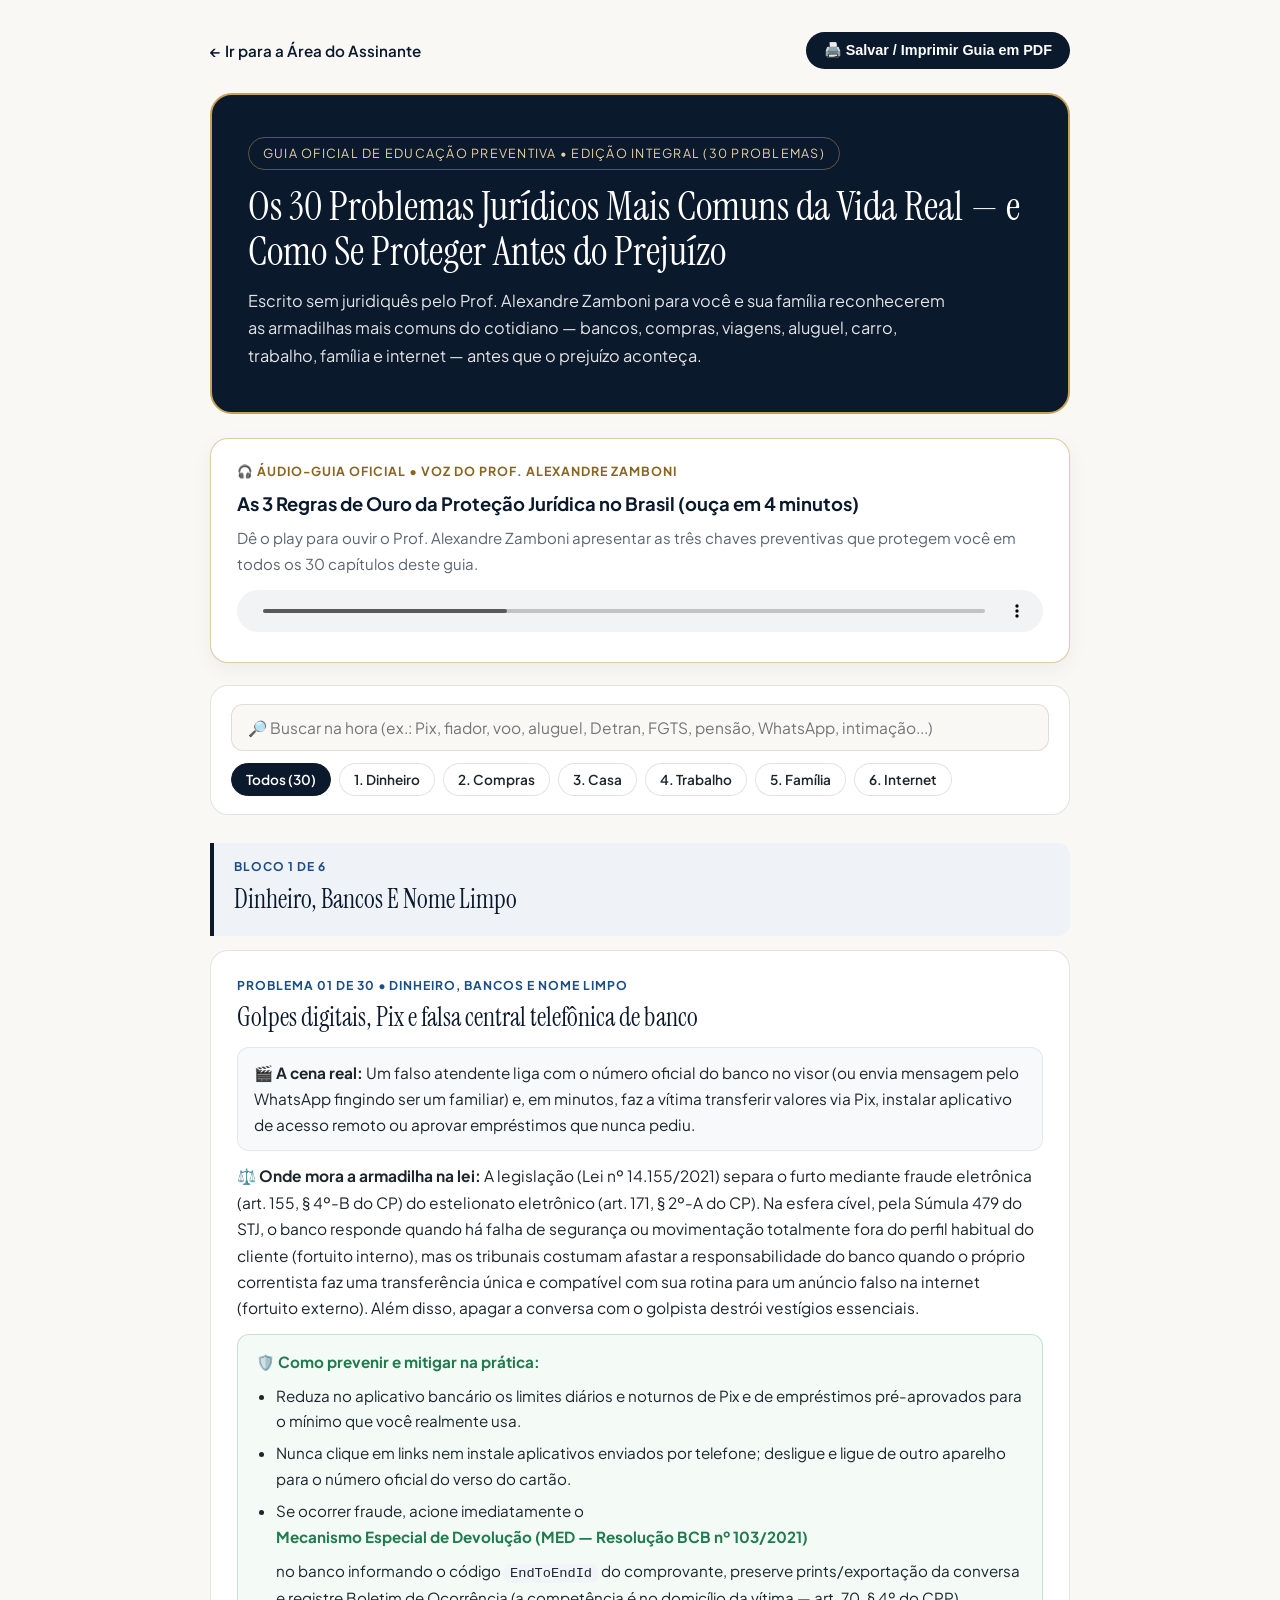
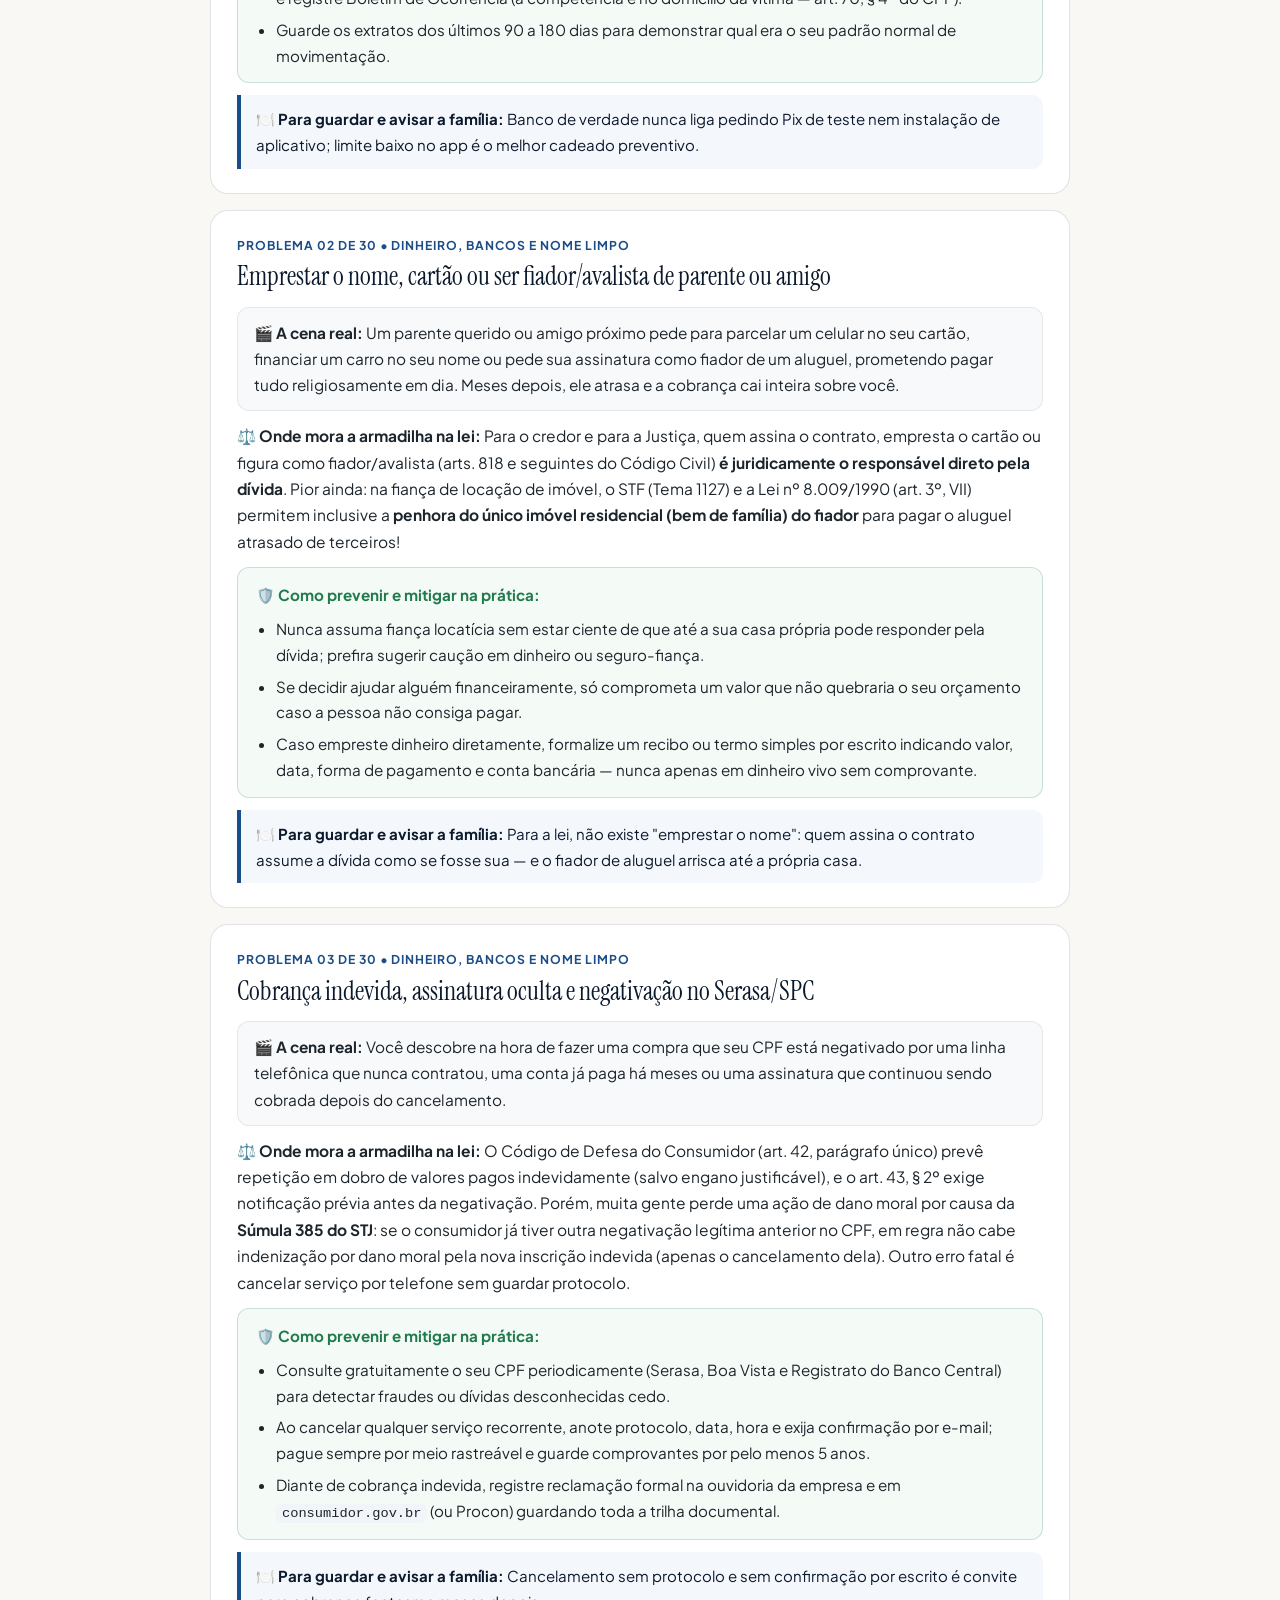
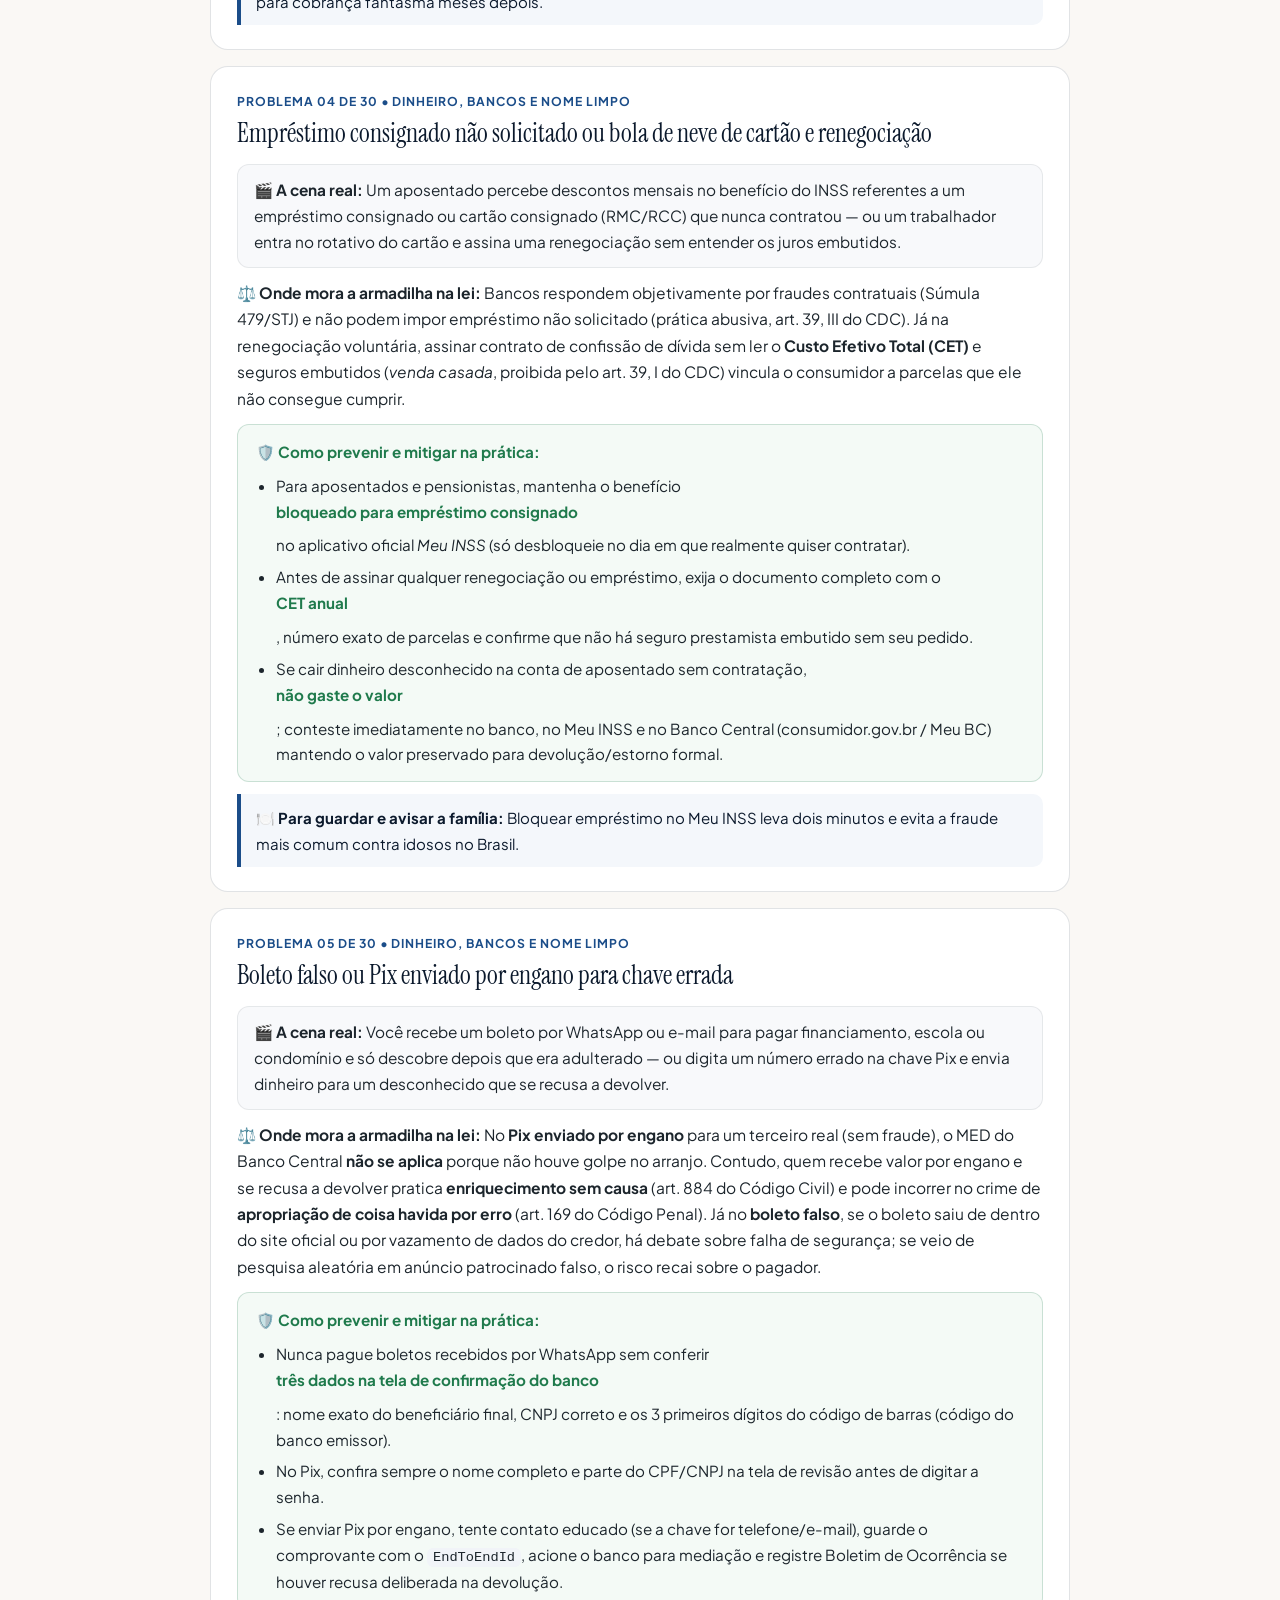
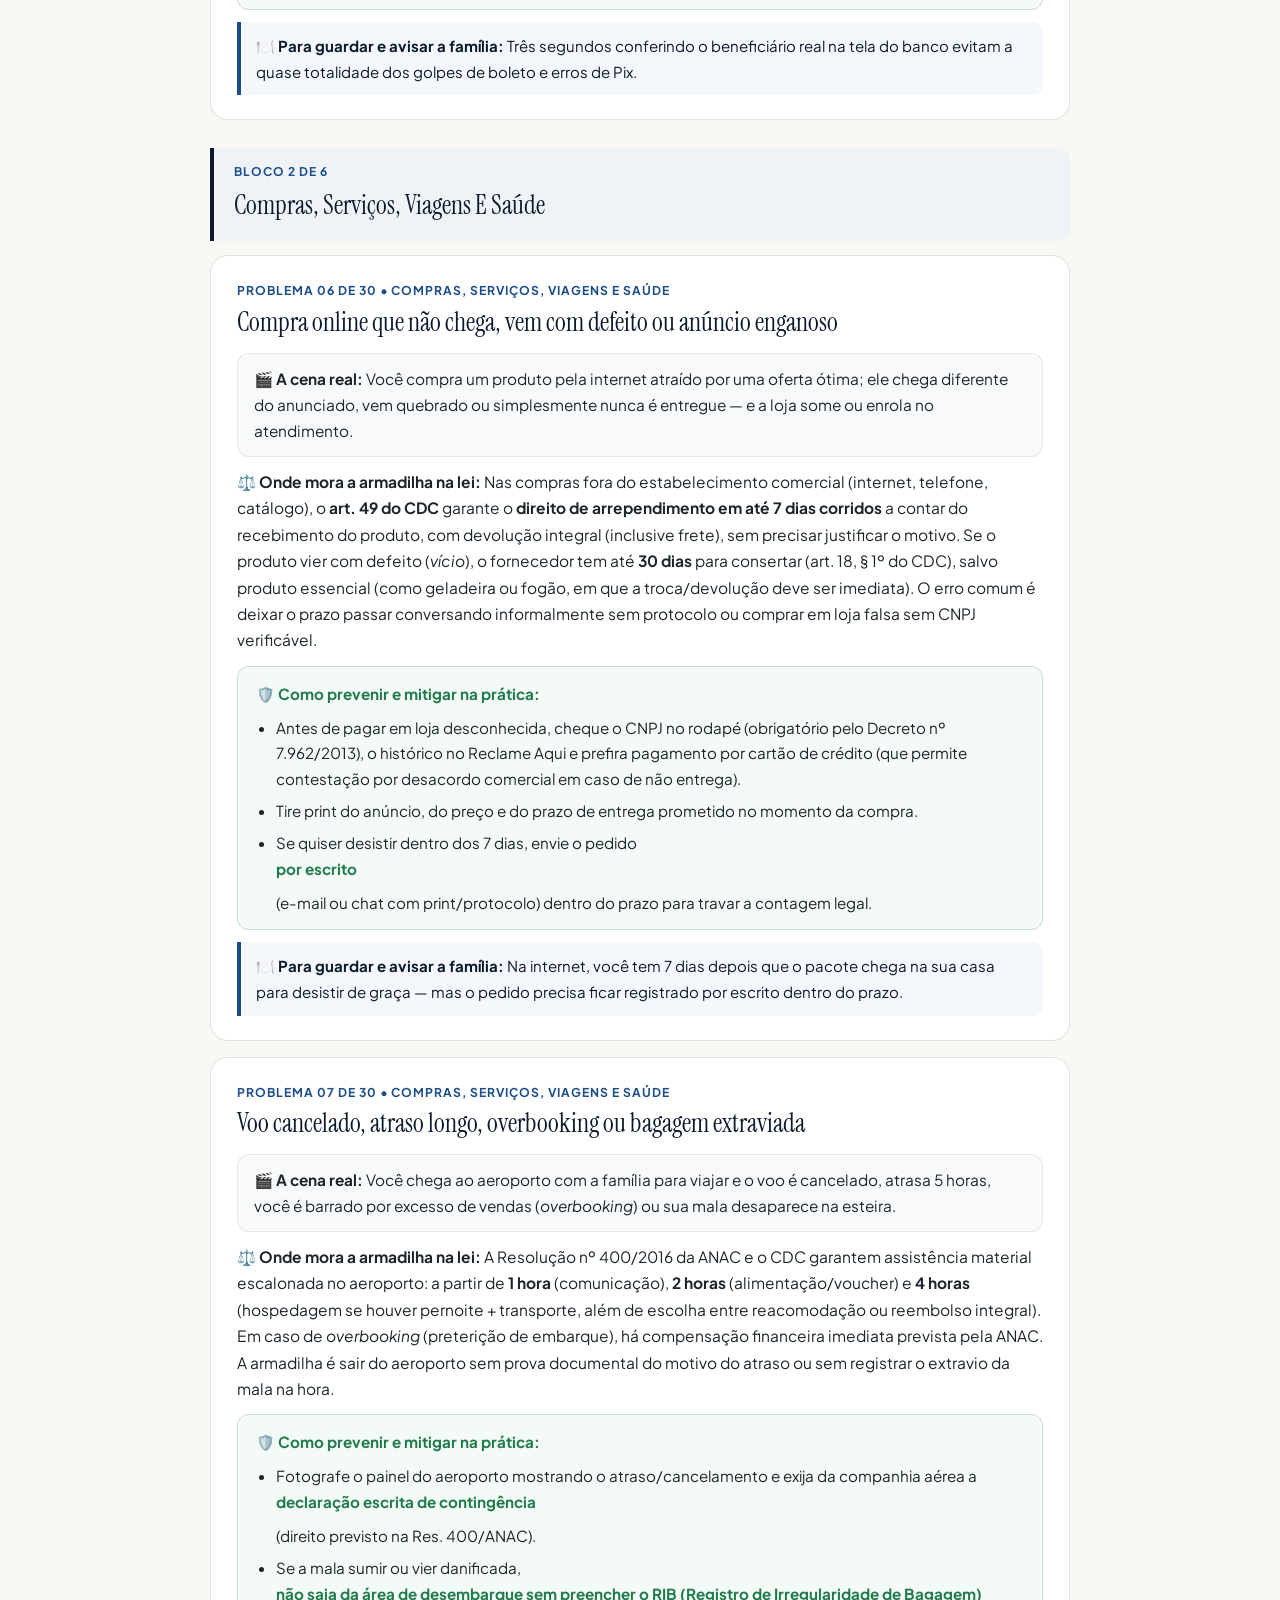
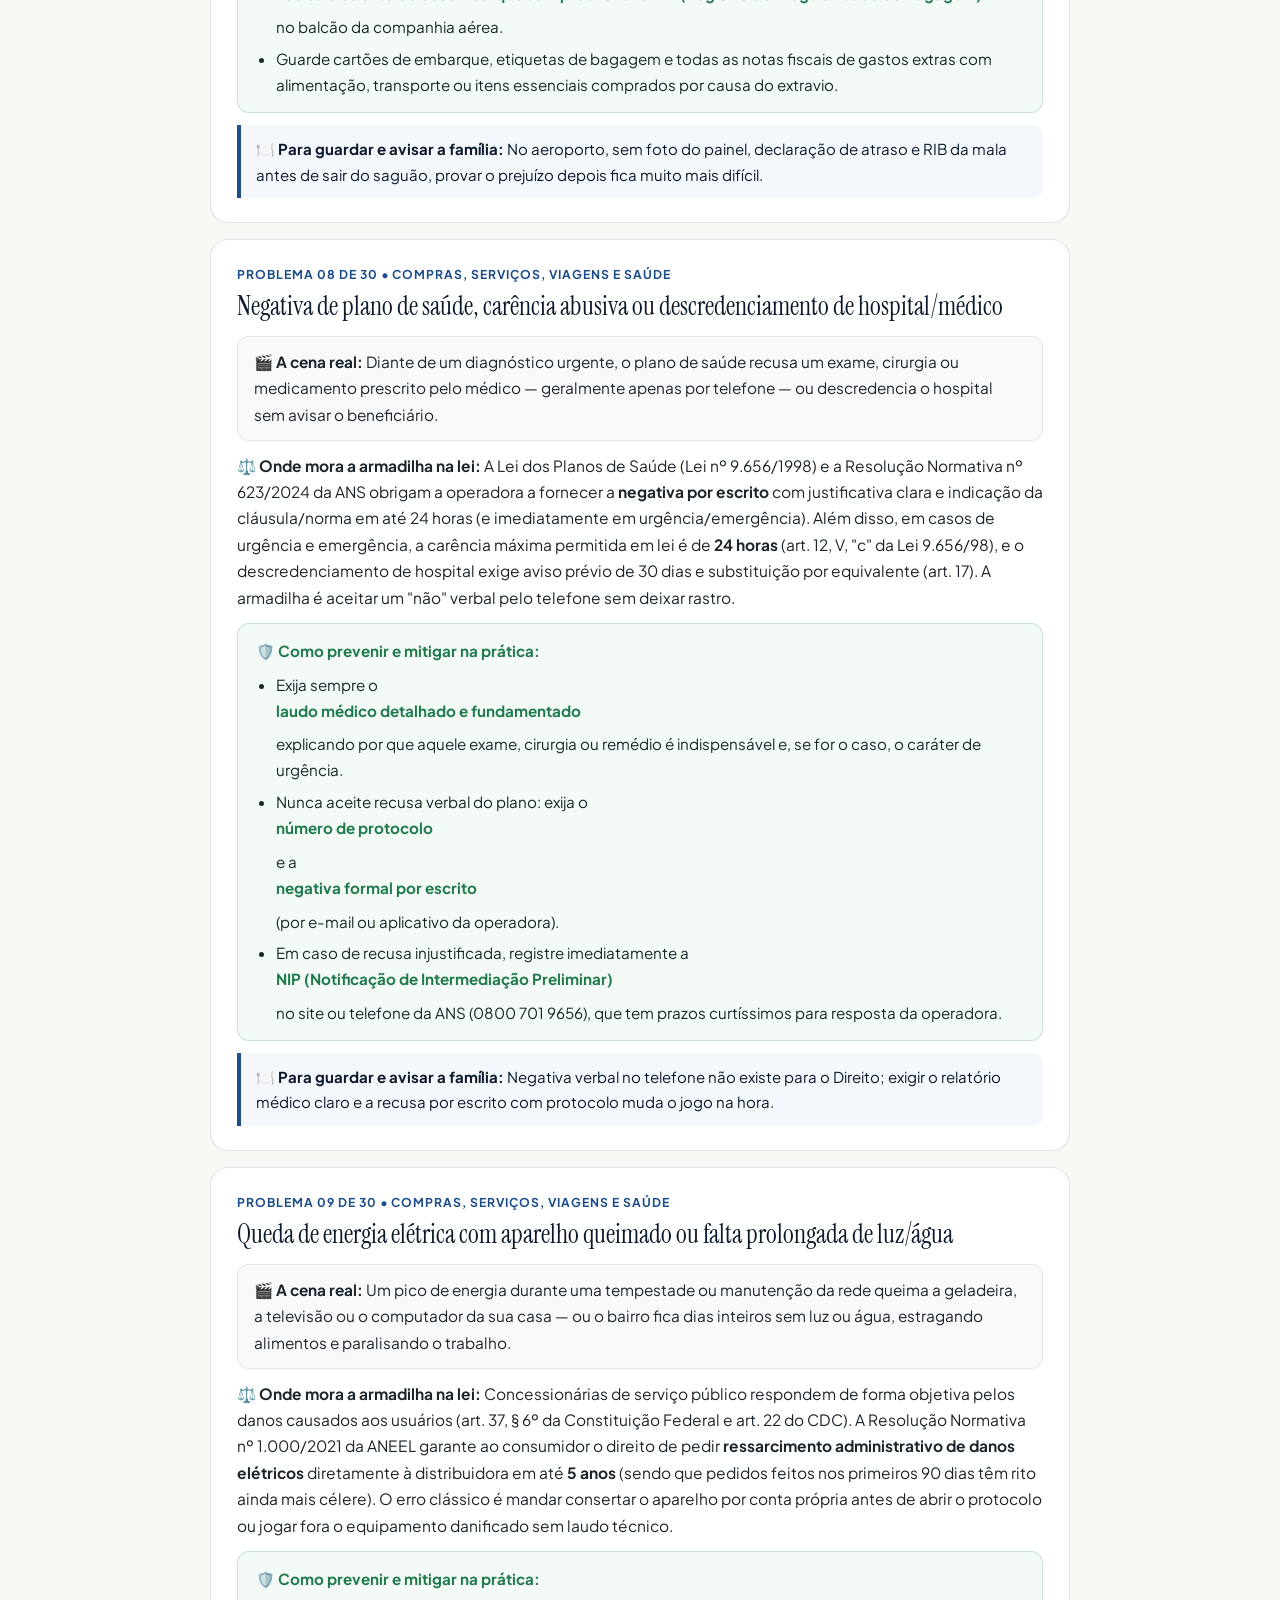
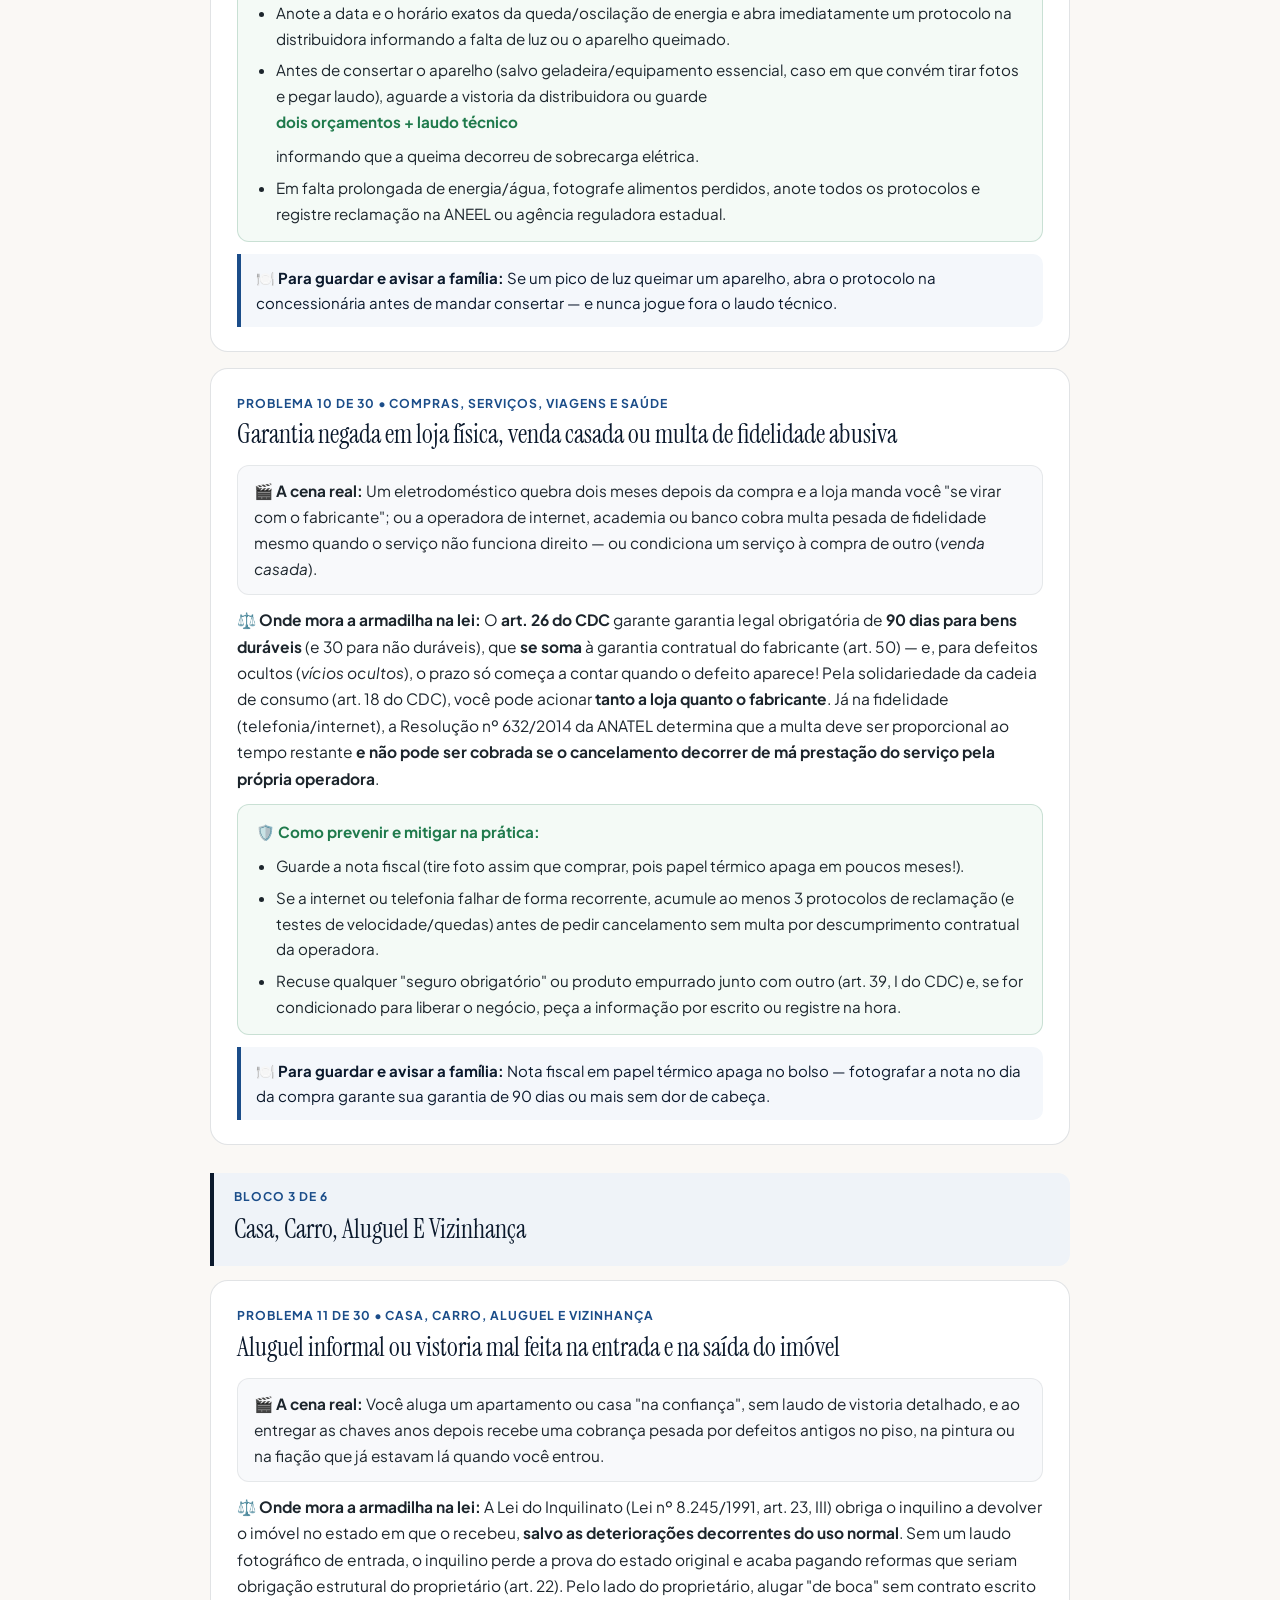
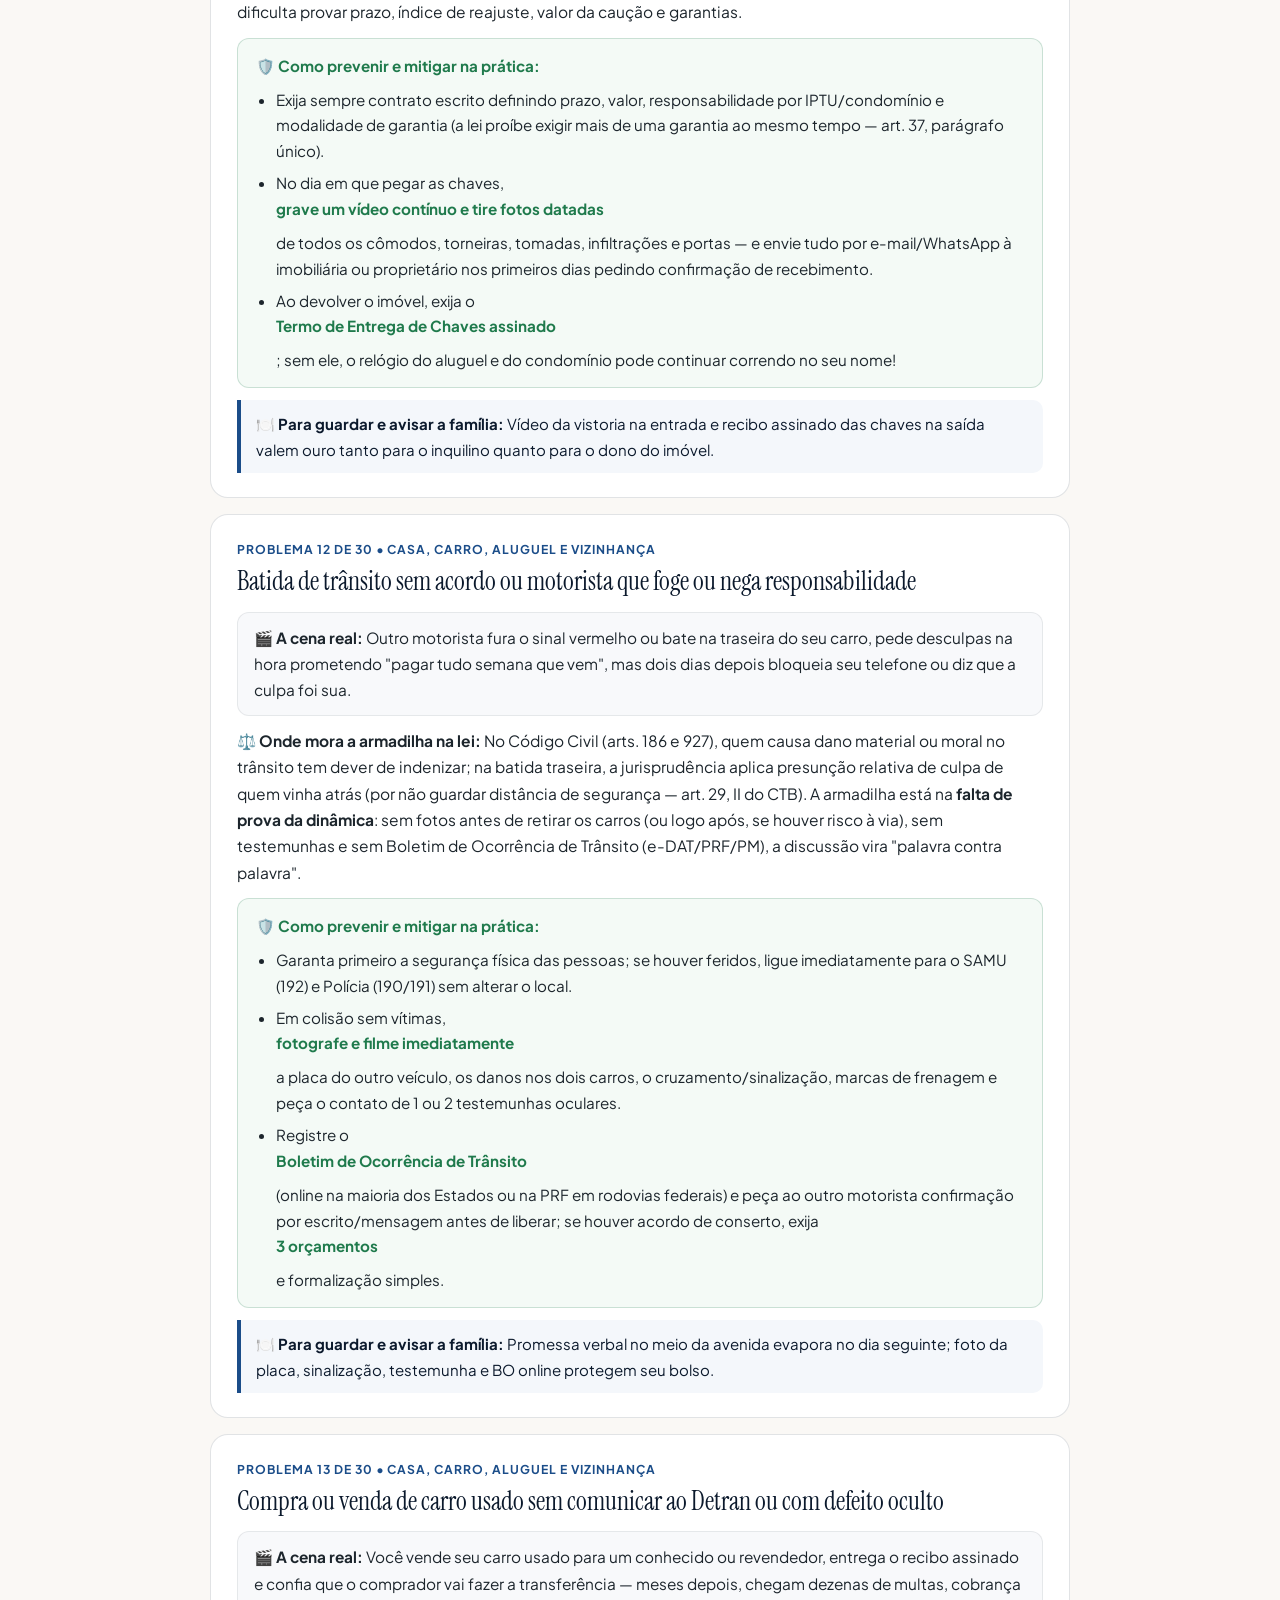
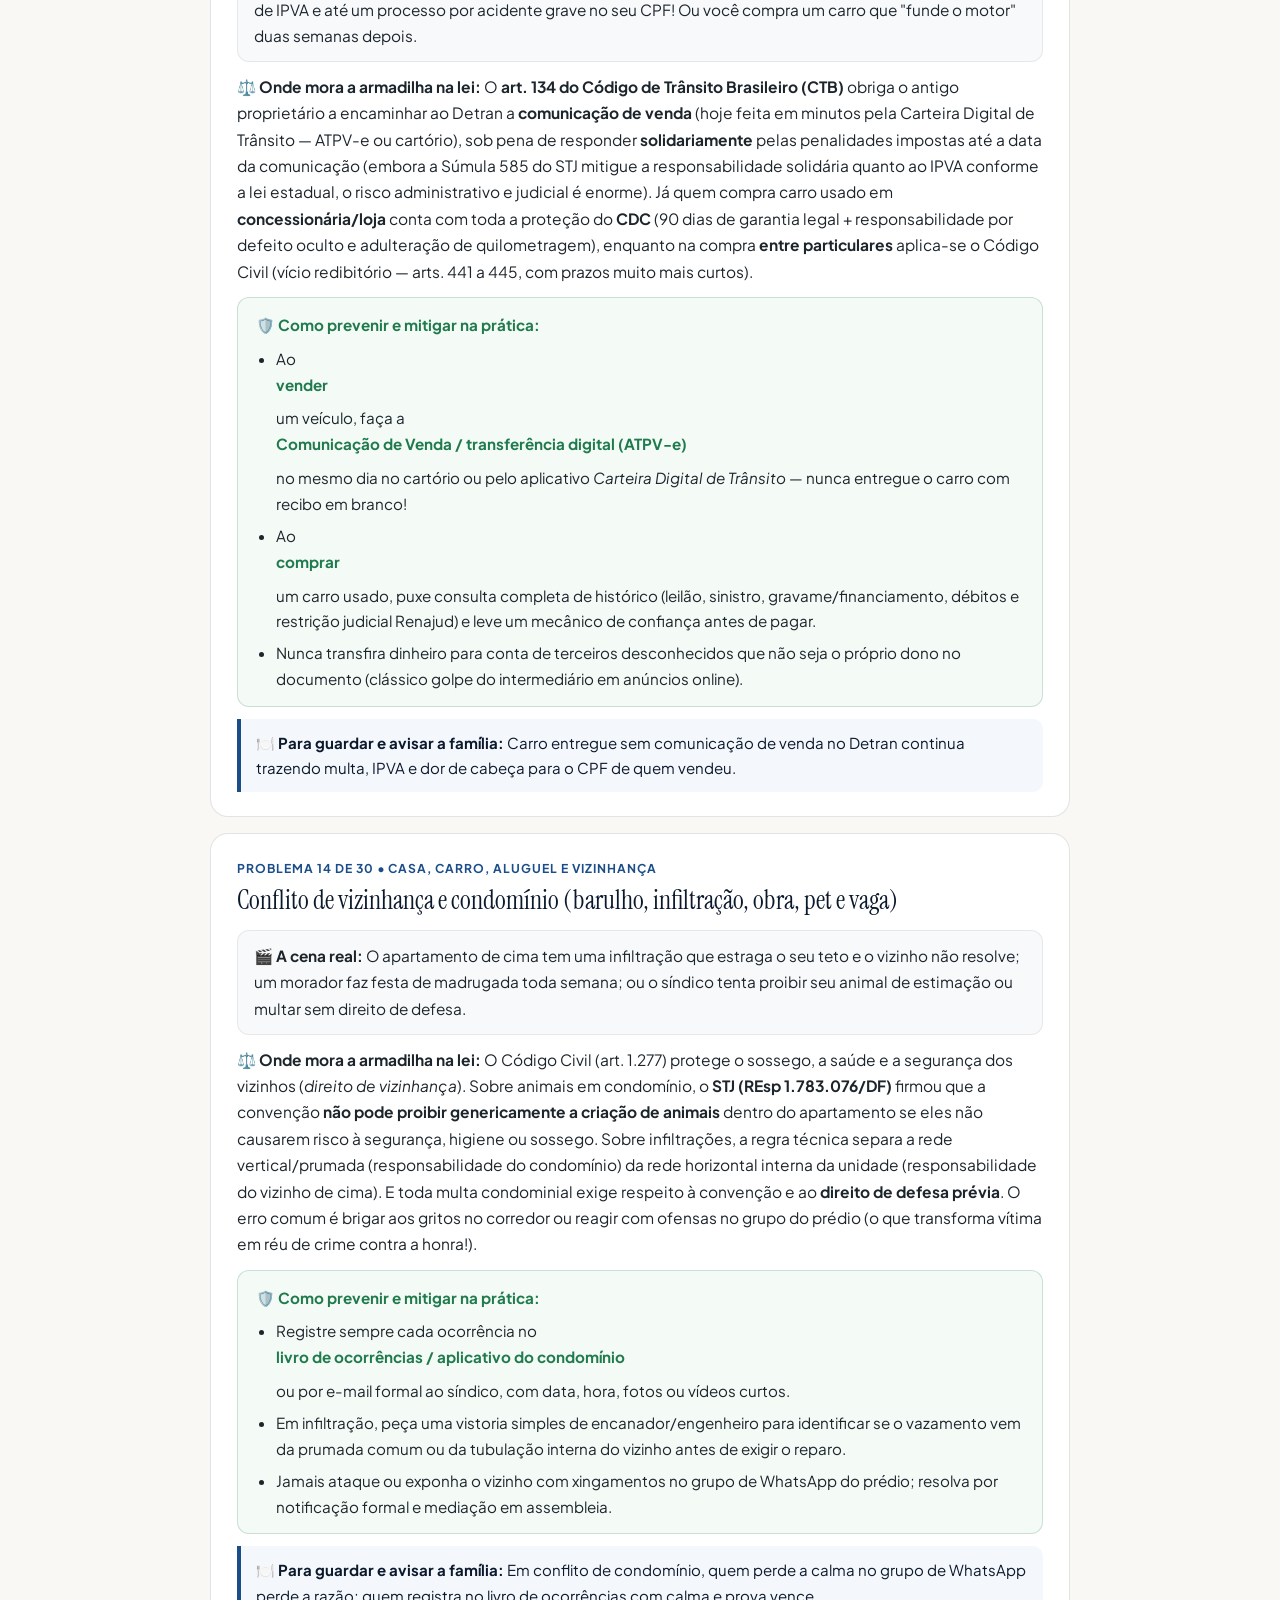
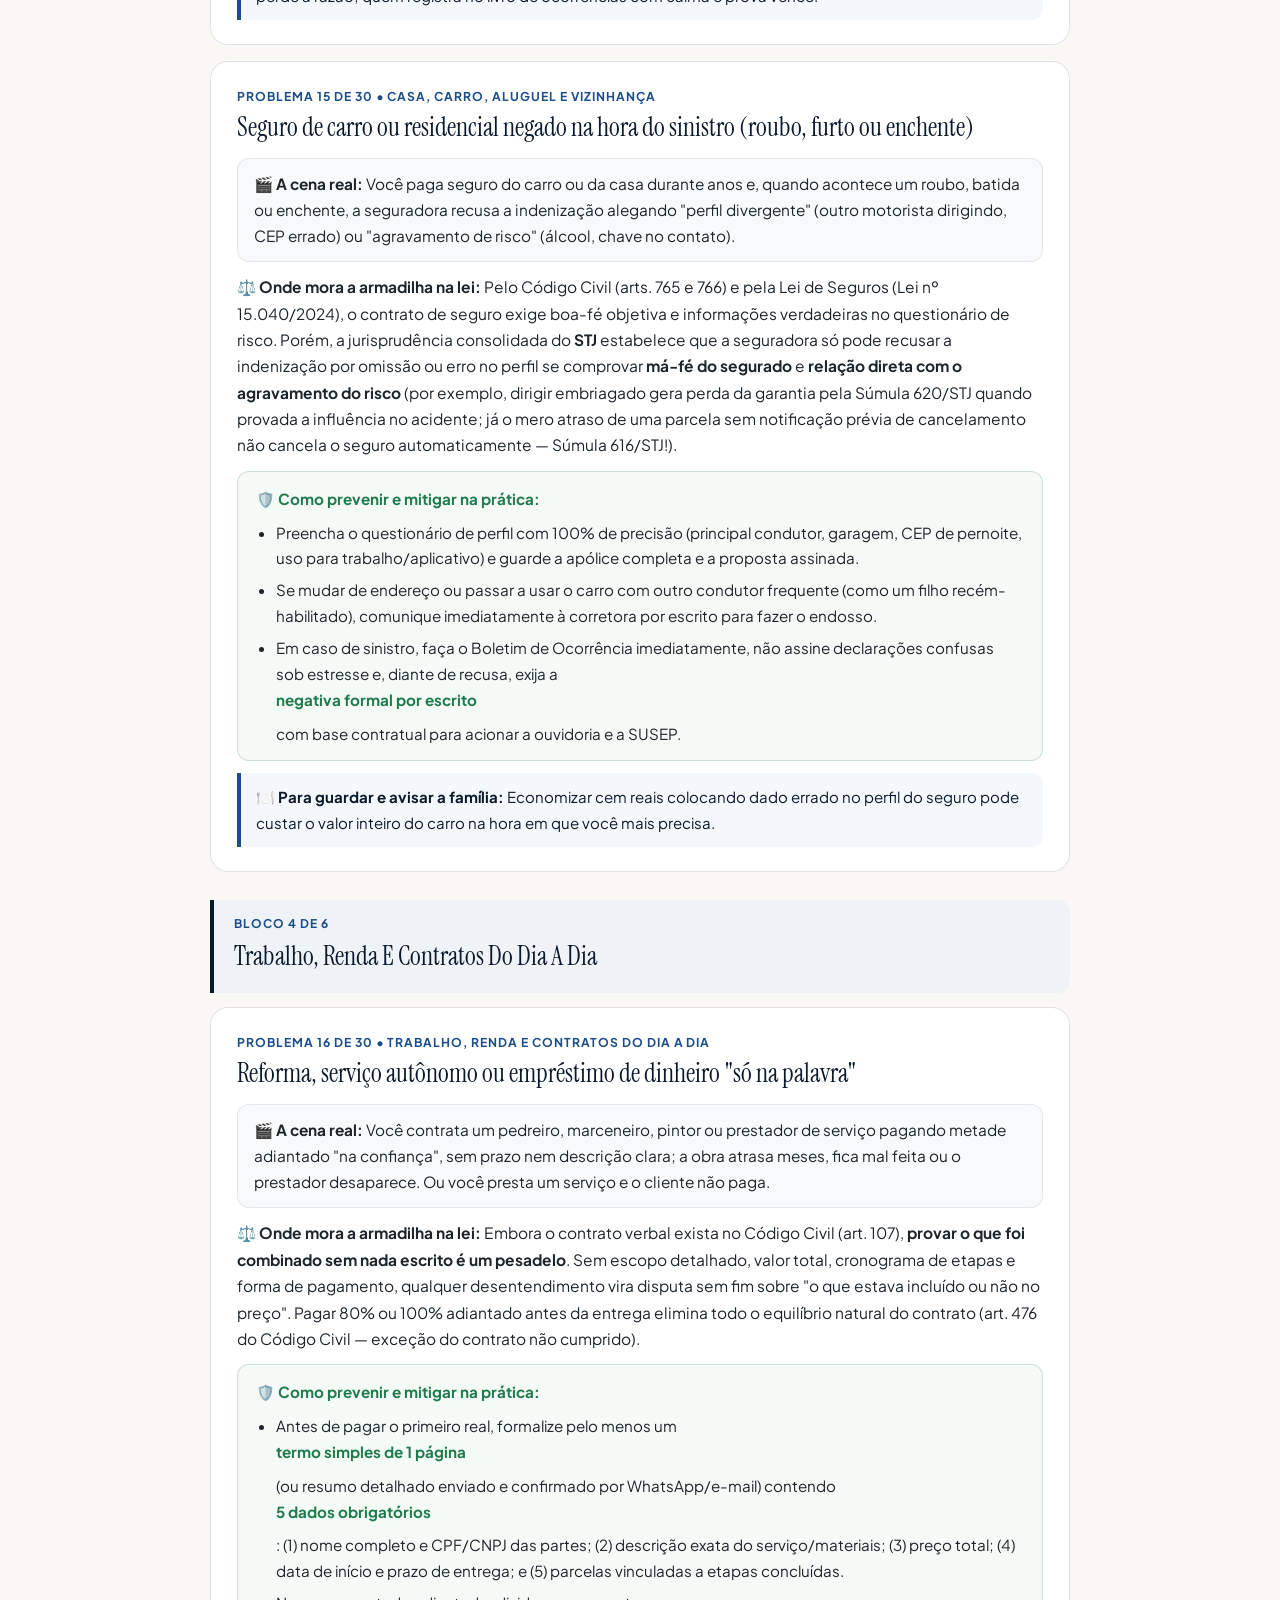
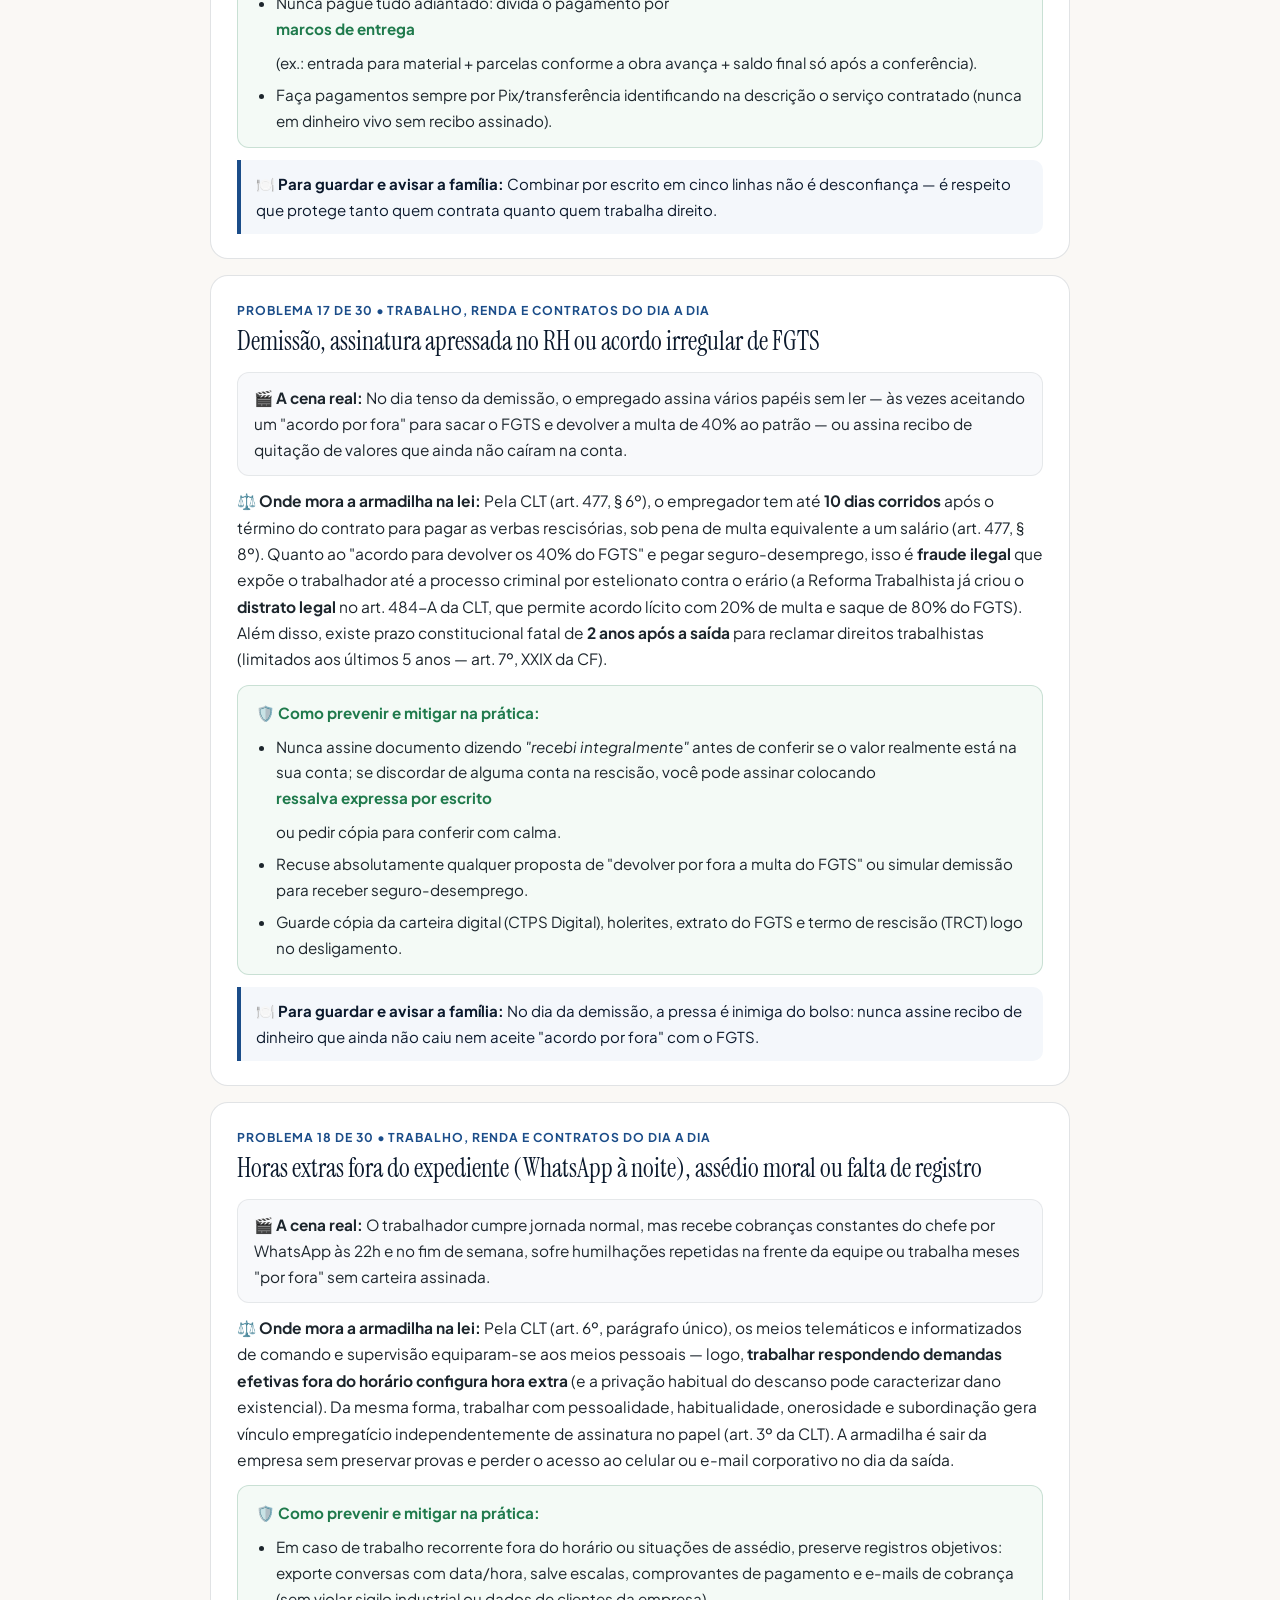
<file: 30-problemas-vida-real.html>
<!DOCTYPE html>
<html lang="pt-BR">
<head>
  <meta charset="UTF-8" />
  <meta name="viewport" content="width=device-width, initial-scale=1.0" />
  <meta name="robots" content="noindex, nofollow, noarchive" />
  <title>Os 30 Problemas Jurídicos Mais Comuns da Vida Real — Zamboni Explica</title>
  <link rel="preconnect" href="https://fonts.googleapis.com">
  <link rel="preconnect" href="https://fonts.gstatic.com" crossorigin>
  <link href="https://fonts.googleapis.com/css2?family=Instrument+Serif:ital@0;1&family=Plus+Jakarta+Sans:wght@400;500;600;700&display=swap" rel="stylesheet">
  <style>
    :root {
      --navy: #0B192C;
      --gold: #C5A059;
      --paper: #FAF8F5;
      --ink: #1C252C;
      --muted: #5A6570;
      --border: rgba(11, 25, 44, 0.12);
      --blue: #1B4D89;
      --green: #1F7A4C;
    }
    * { box-sizing: border-box; margin: 0; padding: 0; }
    body {
      font-family: 'Plus Jakarta Sans', -apple-system, BlinkMacSystemFont, sans-serif;
      background: var(--paper);
      color: var(--ink);
      line-height: 1.7;
      padding: 32px 16px 64px;
    }
    .container { max-width: 860px; margin: 0 auto; }
    .top-bar {
      display: flex;
      justify-content: space-between;
      align-items: center;
      margin-bottom: 24px;
      flex-wrap: wrap;
      gap: 12px;
    }
    .top-bar a { color: var(--navy); text-decoration: none; font-weight: 600; font-size: 0.95rem; }
    .btn-print {
      background: var(--navy);
      color: #fff;
      border: none;
      padding: 10px 18px;
      border-radius: 999px;
      font-weight: 600;
      cursor: pointer;
      font-size: 0.9rem;
    }
    .cover {
      background: var(--navy);
      color: #fff;
      border-radius: 22px;
      padding: 42px 36px;
      border: 2px solid var(--gold);
      margin-bottom: 24px;
    }
    .cover .badge {
      display: inline-block;
      color: #E5D1A7;
      border: 1px solid rgba(197, 160, 89, 0.45);
      padding: 5px 14px;
      border-radius: 999px;
      font-size: 0.78rem;
      letter-spacing: 0.1em;
      text-transform: uppercase;
      margin-bottom: 14px;
    }
    .cover h1 {
      font-family: 'Instrument Serif', Georgia, serif;
      font-size: 2.5rem;
      font-weight: 400;
      line-height: 1.13;
      margin-bottom: 12px;
    }
    .cover p {
      color: rgba(255, 255, 255, 0.88);
      font-size: 1.02rem;
      max-width: 700px;
    }
    .audio-card {
      background: #fff;
      border: 1.5px solid rgba(197, 160, 89, 0.55);
      border-radius: 18px;
      padding: 22px 26px;
      margin-bottom: 22px;
      box-shadow: 0 6px 20px rgba(11, 25, 44, 0.05);
    }
    .audio-card .kicker {
      font-size: 0.78rem;
      font-weight: 700;
      text-transform: uppercase;
      letter-spacing: 0.08em;
      color: #8A6421;
      display: block;
      margin-bottom: 6px;
    }
    .audio-card h2 { font-size: 1.15rem; color: var(--navy); margin-bottom: 6px; }
    .audio-card p { font-size: 0.94rem; color: var(--muted); margin-bottom: 14px; }
    .audio-card audio { width: 100%; height: 42px; }
    .controls-wrap {
      background: #fff;
      border: 1px solid var(--border);
      border-radius: 18px;
      padding: 18px 20px;
      margin-bottom: 22px;
    }
    .search-box {
      width: 100%;
      padding: 13px 16px;
      border-radius: 12px;
      border: 1px solid var(--border);
      background: var(--paper);
      font-size: 0.97rem;
      font-family: inherit;
      margin-bottom: 12px;
      outline: none;
    }
    .search-box:focus { border-color: var(--blue); background: #fff; box-shadow: 0 0 0 3px rgba(27, 77, 137, 0.12); }
    .filter-row { display: flex; flex-wrap: wrap; gap: 8px; }
    .filter-pill {
      border: 1px solid var(--border);
      background: #fff;
      color: var(--ink);
      padding: 7px 14px;
      border-radius: 999px;
      font-size: 0.85rem;
      font-weight: 600;
      cursor: pointer;
      font-family: inherit;
      transition: all 0.15s ease;
    }
    .filter-pill.active, .filter-pill:hover {
      background: var(--navy);
      color: #fff;
      border-color: var(--navy);
    }
    .bloco-banner {
      margin: 28px 0 14px;
      padding: 14px 20px;
      background: #EFF3F8;
      border-left: 4px solid var(--navy);
      border-radius: 0 12px 12px 0;
    }
    .bloco-banner span {
      display: block;
      font-size: 0.75rem;
      font-weight: 700;
      text-transform: uppercase;
      letter-spacing: 0.08em;
      color: var(--blue);
    }
    .bloco-banner h2 {
      font-family: 'Instrument Serif', Georgia, serif;
      font-size: 1.65rem;
      font-weight: 400;
      color: var(--navy);
    }
    .card-block {
      background: #fff;
      border: 1px solid var(--border);
      border-radius: 18px;
      padding: 24px 26px;
      margin-bottom: 16px;
      page-break-inside: avoid;
    }
    .card-block .kicker {
      font-size: 0.76rem;
      font-weight: 700;
      text-transform: uppercase;
      letter-spacing: 0.08em;
      color: var(--blue);
      display: block;
      margin-bottom: 6px;
    }
    .card-block h3 {
      font-family: 'Instrument Serif', Georgia, serif;
      font-size: 1.62rem;
      font-weight: 400;
      color: var(--navy);
      margin-bottom: 14px;
      line-height: 1.22;
    }
    .scene-box {
      background: #F8F9FB;
      border: 1px solid rgba(11, 25, 44, 0.08);
      border-radius: 12px;
      padding: 12px 16px;
      margin-bottom: 12px;
      font-size: 0.96rem;
    }
    .card-block p { font-size: 0.97rem; margin-bottom: 12px; }
    .prevent-box {
      background: #F4FAF6;
      border: 1px solid rgba(31, 122, 76, 0.2);
      border-radius: 12px;
      padding: 14px 18px;
      margin-bottom: 12px;
    }
    .prevent-box strong { display: block; color: var(--green); margin-bottom: 8px; font-size: 0.95rem; }
    .prevent-box ul { margin-left: 20px; }
    .prevent-box li { font-size: 0.95rem; margin-bottom: 6px; }
    .prevent-box li:last-child { margin-bottom: 0; }
    .lunch-box {
      background: #F4F7FB;
      border-left: 4px solid var(--blue);
      padding: 11px 15px;
      border-radius: 0 10px 10px 0;
      font-size: 0.94rem;
      color: var(--navy);
    }
    .card-block ol li { margin-bottom: 10px; font-size: 0.97rem; }
    code { background: #F1F4F8; padding: 2px 6px; border-radius: 6px; font-size: 0.9em; }
    .oab-footer {
      background: #FFFDF6;
      border: 1px solid #E6D8A8;
      border-radius: 18px;
      padding: 24px 26px;
      margin-top: 24px;
    }
    .oab-footer .kicker {
      font-size: 0.78rem;
      font-weight: 700;
      text-transform: uppercase;
      letter-spacing: 0.08em;
      color: #8A6421;
      display: block;
      margin-bottom: 6px;
    }
    .oab-footer h2 {
      font-family: 'Instrument Serif', Georgia, serif;
      font-size: 1.5rem;
      font-weight: 400;
      color: var(--navy);
      margin-bottom: 10px;
    }
    .oab-footer p { font-size: 0.94rem; color: var(--ink); margin-bottom: 10px; }
    .oab-meta {
      margin-top: 14px;
      padding-top: 12px;
      border-top: 1px solid rgba(11, 25, 44, 0.1);
      font-size: 0.85rem;
      color: var(--muted);
    }
    @media print {
      .top-bar, .controls-wrap, .audio-card { display: none !important; }
      body { background: #fff; padding: 0; }
    }
  </style>
</head>
<body>
  <div class="container">
    <div class="top-bar">
      <a href="area-assinante.html">← Ir para a Área do Assinante</a>
      <button class="btn-print" onclick="window.print()">🖨️ Salvar / Imprimir Guia em PDF</button>
    </div>

    <div class="cover">
      <span class="badge">Guia Oficial de Educação Preventiva • Edição Integral (30 Problemas)</span>
      <h1>Os 30 Problemas Jurídicos Mais Comuns da Vida Real — e Como Se Proteger Antes do Prejuízo</h1>
      <p>Escrito sem juridiquês pelo Prof. Alexandre Zamboni para você e sua família reconhecerem as armadilhas mais comuns do cotidiano — bancos, compras, viagens, aluguel, carro, trabalho, família e internet — antes que o prejuízo aconteça.</p>
    </div>

    <div class="audio-card">
      <span class="kicker">🎧 Áudio-Guia Oficial • Voz do Prof. Alexandre Zamboni</span>
      <h2>As 3 Regras de Ouro da Proteção Jurídica no Brasil (ouça em 4 minutos)</h2>
      <p>Dê o play para ouvir o Prof. Alexandre Zamboni apresentar as três chaves preventivas que protegem você em todos os 30 capítulos deste guia.</p>
      <audio controls preload="metadata" src="audio/30-problemas-vida-real.mp3">
        Seu navegador não suporta reprodução de áudio embutido. <a href="audio/30-problemas-vida-real.mp3">Baixar o Áudio-Guia (MP3)</a>.
      </audio>
    </div>

    <div class="controls-wrap">
      <input id="search-problems" class="search-box" type="search" placeholder="🔎 Buscar na hora (ex.: Pix, fiador, voo, aluguel, Detran, FGTS, pensão, WhatsApp, intimação...)" oninput="applyFilters()" />
      <div class="filter-row">
        <button class="filter-pill active" data-bloco="all" onclick="filterBloco('all', this)">Todos (30)</button><button class="filter-pill" data-bloco="bloco-1" onclick="filterBloco('bloco-1', this)">1. Dinheiro</button><button class="filter-pill" data-bloco="bloco-2" onclick="filterBloco('bloco-2', this)">2. Compras</button><button class="filter-pill" data-bloco="bloco-3" onclick="filterBloco('bloco-3', this)">3. Casa</button><button class="filter-pill" data-bloco="bloco-4" onclick="filterBloco('bloco-4', this)">4. Trabalho</button><button class="filter-pill" data-bloco="bloco-5" onclick="filterBloco('bloco-5', this)">5. Família</button><button class="filter-pill" data-bloco="bloco-6" onclick="filterBloco('bloco-6', this)">6. Internet</button>
      </div>
    </div>

<div class="bloco-banner" data-bloco="bloco-1"><span>Bloco 1 de 6</span><h2>Dinheiro, Bancos E Nome Limpo</h2></div>
    <article class="card-block problem-item" data-bloco="bloco-1">
      <span class="kicker">Problema 01 de 30 • Dinheiro, Bancos E Nome Limpo</span>
      <h3>Golpes digitais, Pix e falsa central telefônica de banco</h3>
      <div class="scene-box"><strong>🎬 A cena real:</strong> Um falso atendente liga com o número oficial do banco no visor (ou envia mensagem pelo WhatsApp fingindo ser um familiar) e, em minutos, faz a vítima transferir valores via Pix, instalar aplicativo de acesso remoto ou aprovar empréstimos que nunca pediu.</div>
      <p><strong>⚖️ Onde mora a armadilha na lei:</strong> A legislação (Lei nº 14.155/2021) separa o furto mediante fraude eletrônica (art. 155, § 4º-B do CP) do estelionato eletrônico (art. 171, § 2º-A do CP). Na esfera cível, pela Súmula 479 do STJ, o banco responde quando há falha de segurança ou movimentação totalmente fora do perfil habitual do cliente (fortuito interno), mas os tribunais costumam afastar a responsabilidade do banco quando o próprio correntista faz uma transferência única e compatível com sua rotina para um anúncio falso na internet (fortuito externo). Além disso, apagar a conversa com o golpista destrói vestígios essenciais.</p>
      <div class="prevent-box">
        <strong>🛡️ Como prevenir e mitigar na prática:</strong>
        <ul>
          <li>Reduza no aplicativo bancário os limites diários e noturnos de Pix e de empréstimos pré-aprovados para o mínimo que você realmente usa.</li>
          <li>Nunca clique em links nem instale aplicativos enviados por telefone; desligue e ligue de outro aparelho para o número oficial do verso do cartão.</li>
          <li>Se ocorrer fraude, acione imediatamente o <strong>Mecanismo Especial de Devolução (MED — Resolução BCB nº 103/2021)</strong> no banco informando o código <code>EndToEndId</code> do comprovante, preserve prints/exportação da conversa e registre Boletim de Ocorrência (a competência é no domicílio da vítima — art. 70, § 4º do CPP).</li>
          <li>Guarde os extratos dos últimos 90 a 180 dias para demonstrar qual era o seu padrão normal de movimentação.</li>
        </ul>
      </div>
      <div class="lunch-box"><strong>🍽️ Para guardar e avisar a família:</strong> Banco de verdade nunca liga pedindo Pix de teste nem instalação de aplicativo; limite baixo no app é o melhor cadeado preventivo.</div>
    </article>
    <article class="card-block problem-item" data-bloco="bloco-1">
      <span class="kicker">Problema 02 de 30 • Dinheiro, Bancos E Nome Limpo</span>
      <h3>Emprestar o nome, cartão ou ser fiador/avalista de parente ou amigo</h3>
      <div class="scene-box"><strong>🎬 A cena real:</strong> Um parente querido ou amigo próximo pede para parcelar um celular no seu cartão, financiar um carro no seu nome ou pede sua assinatura como fiador de um aluguel, prometendo pagar tudo religiosamente em dia. Meses depois, ele atrasa e a cobrança cai inteira sobre você.</div>
      <p><strong>⚖️ Onde mora a armadilha na lei:</strong> Para o credor e para a Justiça, quem assina o contrato, empresta o cartão ou figura como fiador/avalista (arts. 818 e seguintes do Código Civil) <strong>é juridicamente o responsável direto pela dívida</strong>. Pior ainda: na fiança de locação de imóvel, o STF (Tema 1127) e a Lei nº 8.009/1990 (art. 3º, VII) permitem inclusive a <strong>penhora do único imóvel residencial (bem de família) do fiador</strong> para pagar o aluguel atrasado de terceiros!</p>
      <div class="prevent-box">
        <strong>🛡️ Como prevenir e mitigar na prática:</strong>
        <ul>
          <li>Nunca assuma fiança locatícia sem estar ciente de que até a sua casa própria pode responder pela dívida; prefira sugerir caução em dinheiro ou seguro-fiança.</li>
          <li>Se decidir ajudar alguém financeiramente, só comprometa um valor que não quebraria o seu orçamento caso a pessoa não consiga pagar.</li>
          <li>Caso empreste dinheiro diretamente, formalize um recibo ou termo simples por escrito indicando valor, data, forma de pagamento e conta bancária — nunca apenas em dinheiro vivo sem comprovante.</li>
        </ul>
      </div>
      <div class="lunch-box"><strong>🍽️ Para guardar e avisar a família:</strong> Para a lei, não existe &quot;emprestar o nome&quot;: quem assina o contrato assume a dívida como se fosse sua — e o fiador de aluguel arrisca até a própria casa.</div>
    </article>
    <article class="card-block problem-item" data-bloco="bloco-1">
      <span class="kicker">Problema 03 de 30 • Dinheiro, Bancos E Nome Limpo</span>
      <h3>Cobrança indevida, assinatura oculta e negativação no Serasa/SPC</h3>
      <div class="scene-box"><strong>🎬 A cena real:</strong> Você descobre na hora de fazer uma compra que seu CPF está negativado por uma linha telefônica que nunca contratou, uma conta já paga há meses ou uma assinatura que continuou sendo cobrada depois do cancelamento.</div>
      <p><strong>⚖️ Onde mora a armadilha na lei:</strong> O Código de Defesa do Consumidor (art. 42, parágrafo único) prevê repetição em dobro de valores pagos indevidamente (salvo engano justificável), e o art. 43, § 2º exige notificação prévia antes da negativação. Porém, muita gente perde uma ação de dano moral por causa da <strong>Súmula 385 do STJ</strong>: se o consumidor já tiver outra negativação legítima anterior no CPF, em regra não cabe indenização por dano moral pela nova inscrição indevida (apenas o cancelamento dela). Outro erro fatal é cancelar serviço por telefone sem guardar protocolo.</p>
      <div class="prevent-box">
        <strong>🛡️ Como prevenir e mitigar na prática:</strong>
        <ul>
          <li>Consulte gratuitamente o seu CPF periodicamente (Serasa, Boa Vista e Registrato do Banco Central) para detectar fraudes ou dívidas desconhecidas cedo.</li>
          <li>Ao cancelar qualquer serviço recorrente, anote protocolo, data, hora e exija confirmação por e-mail; pague sempre por meio rastreável e guarde comprovantes por pelo menos 5 anos.</li>
          <li>Diante de cobrança indevida, registre reclamação formal na ouvidoria da empresa e em <code>consumidor.gov.br</code> (ou Procon) guardando toda a trilha documental.</li>
        </ul>
      </div>
      <div class="lunch-box"><strong>🍽️ Para guardar e avisar a família:</strong> Cancelamento sem protocolo e sem confirmação por escrito é convite para cobrança fantasma meses depois.</div>
    </article>
    <article class="card-block problem-item" data-bloco="bloco-1">
      <span class="kicker">Problema 04 de 30 • Dinheiro, Bancos E Nome Limpo</span>
      <h3>Empréstimo consignado não solicitado ou bola de neve de cartão e renegociação</h3>
      <div class="scene-box"><strong>🎬 A cena real:</strong> Um aposentado percebe descontos mensais no benefício do INSS referentes a um empréstimo consignado ou cartão consignado (RMC/RCC) que nunca contratou — ou um trabalhador entra no rotativo do cartão e assina uma renegociação sem entender os juros embutidos.</div>
      <p><strong>⚖️ Onde mora a armadilha na lei:</strong> Bancos respondem objetivamente por fraudes contratuais (Súmula 479/STJ) e não podem impor empréstimo não solicitado (prática abusiva, art. 39, III do CDC). Já na renegociação voluntária, assinar contrato de confissão de dívida sem ler o <strong>Custo Efetivo Total (CET)</strong> e seguros embutidos (<em>venda casada</em>, proibida pelo art. 39, I do CDC) vincula o consumidor a parcelas que ele não consegue cumprir.</p>
      <div class="prevent-box">
        <strong>🛡️ Como prevenir e mitigar na prática:</strong>
        <ul>
          <li>Para aposentados e pensionistas, mantenha o benefício <strong>bloqueado para empréstimo consignado</strong> no aplicativo oficial <em>Meu INSS</em> (só desbloqueie no dia em que realmente quiser contratar).</li>
          <li>Antes de assinar qualquer renegociação ou empréstimo, exija o documento completo com o <strong>CET anual</strong>, número exato de parcelas e confirme que não há seguro prestamista embutido sem seu pedido.</li>
          <li>Se cair dinheiro desconhecido na conta de aposentado sem contratação, <strong>não gaste o valor</strong>; conteste imediatamente no banco, no Meu INSS e no Banco Central (consumidor.gov.br / Meu BC) mantendo o valor preservado para devolução/estorno formal.</li>
        </ul>
      </div>
      <div class="lunch-box"><strong>🍽️ Para guardar e avisar a família:</strong> Bloquear empréstimo no Meu INSS leva dois minutos e evita a fraude mais comum contra idosos no Brasil.</div>
    </article>
    <article class="card-block problem-item" data-bloco="bloco-1">
      <span class="kicker">Problema 05 de 30 • Dinheiro, Bancos E Nome Limpo</span>
      <h3>Boleto falso ou Pix enviado por engano para chave errada</h3>
      <div class="scene-box"><strong>🎬 A cena real:</strong> Você recebe um boleto por WhatsApp ou e-mail para pagar financiamento, escola ou condomínio e só descobre depois que era adulterado — ou digita um número errado na chave Pix e envia dinheiro para um desconhecido que se recusa a devolver.</div>
      <p><strong>⚖️ Onde mora a armadilha na lei:</strong> No <strong>Pix enviado por engano</strong> para um terceiro real (sem fraude), o MED do Banco Central <strong>não se aplica</strong> porque não houve golpe no arranjo. Contudo, quem recebe valor por engano e se recusa a devolver pratica <strong>enriquecimento sem causa</strong> (art. 884 do Código Civil) e pode incorrer no crime de <strong>apropriação de coisa havida por erro</strong> (art. 169 do Código Penal). Já no <strong>boleto falso</strong>, se o boleto saiu de dentro do site oficial ou por vazamento de dados do credor, há debate sobre falha de segurança; se veio de pesquisa aleatória em anúncio patrocinado falso, o risco recai sobre o pagador.</p>
      <div class="prevent-box">
        <strong>🛡️ Como prevenir e mitigar na prática:</strong>
        <ul>
          <li>Nunca pague boletos recebidos por WhatsApp sem conferir <strong>três dados na tela de confirmação do banco</strong>: nome exato do beneficiário final, CNPJ correto e os 3 primeiros dígitos do código de barras (código do banco emissor).</li>
          <li>No Pix, confira sempre o nome completo e parte do CPF/CNPJ na tela de revisão antes de digitar a senha.</li>
          <li>Se enviar Pix por engano, tente contato educado (se a chave for telefone/e-mail), guarde o comprovante com o <code>EndToEndId</code>, acione o banco para mediação e registre Boletim de Ocorrência se houver recusa deliberada na devolução.</li>
        </ul>
      </div>
      <div class="lunch-box"><strong>🍽️ Para guardar e avisar a família:</strong> Três segundos conferindo o beneficiário real na tela do banco evitam a quase totalidade dos golpes de boleto e erros de Pix.</div>
    </article>
<div class="bloco-banner" data-bloco="bloco-2"><span>Bloco 2 de 6</span><h2>Compras, Serviços, Viagens E Saúde</h2></div>
    <article class="card-block problem-item" data-bloco="bloco-2">
      <span class="kicker">Problema 06 de 30 • Compras, Serviços, Viagens E Saúde</span>
      <h3>Compra online que não chega, vem com defeito ou anúncio enganoso</h3>
      <div class="scene-box"><strong>🎬 A cena real:</strong> Você compra um produto pela internet atraído por uma oferta ótima; ele chega diferente do anunciado, vem quebrado ou simplesmente nunca é entregue — e a loja some ou enrola no atendimento.</div>
      <p><strong>⚖️ Onde mora a armadilha na lei:</strong> Nas compras fora do estabelecimento comercial (internet, telefone, catálogo), o <strong>art. 49 do CDC</strong> garante o <strong>direito de arrependimento em até 7 dias corridos</strong> a contar do recebimento do produto, com devolução integral (inclusive frete), sem precisar justificar o motivo. Se o produto vier com defeito (<em>vício</em>), o fornecedor tem até <strong>30 dias</strong> para consertar (art. 18, § 1º do CDC), salvo produto essencial (como geladeira ou fogão, em que a troca/devolução deve ser imediata). O erro comum é deixar o prazo passar conversando informalmente sem protocolo ou comprar em loja falsa sem CNPJ verificável.</p>
      <div class="prevent-box">
        <strong>🛡️ Como prevenir e mitigar na prática:</strong>
        <ul>
          <li>Antes de pagar em loja desconhecida, cheque o CNPJ no rodapé (obrigatório pelo Decreto nº 7.962/2013), o histórico no Reclame Aqui e prefira pagamento por cartão de crédito (que permite contestação por desacordo comercial em caso de não entrega).</li>
          <li>Tire print do anúncio, do preço e do prazo de entrega prometido no momento da compra.</li>
          <li>Se quiser desistir dentro dos 7 dias, envie o pedido <strong>por escrito</strong> (e-mail ou chat com print/protocolo) dentro do prazo para travar a contagem legal.</li>
        </ul>
      </div>
      <div class="lunch-box"><strong>🍽️ Para guardar e avisar a família:</strong> Na internet, você tem 7 dias depois que o pacote chega na sua casa para desistir de graça — mas o pedido precisa ficar registrado por escrito dentro do prazo.</div>
    </article>
    <article class="card-block problem-item" data-bloco="bloco-2">
      <span class="kicker">Problema 07 de 30 • Compras, Serviços, Viagens E Saúde</span>
      <h3>Voo cancelado, atraso longo, overbooking ou bagagem extraviada</h3>
      <div class="scene-box"><strong>🎬 A cena real:</strong> Você chega ao aeroporto com a família para viajar e o voo é cancelado, atrasa 5 horas, você é barrado por excesso de vendas (<em>overbooking</em>) ou sua mala desaparece na esteira.</div>
      <p><strong>⚖️ Onde mora a armadilha na lei:</strong> A Resolução nº 400/2016 da ANAC e o CDC garantem assistência material escalonada no aeroporto: a partir de <strong>1 hora</strong> (comunicação), <strong>2 horas</strong> (alimentação/voucher) e <strong>4 horas</strong> (hospedagem se houver pernoite + transporte, além de escolha entre reacomodação ou reembolso integral). Em caso de <em>overbooking</em> (preterição de embarque), há compensação financeira imediata prevista pela ANAC. A armadilha é sair do aeroporto sem prova documental do motivo do atraso ou sem registrar o extravio da mala na hora.</p>
      <div class="prevent-box">
        <strong>🛡️ Como prevenir e mitigar na prática:</strong>
        <ul>
          <li>Fotografe o painel do aeroporto mostrando o atraso/cancelamento e exija da companhia aérea a <strong>declaração escrita de contingência</strong> (direito previsto na Res. 400/ANAC).</li>
          <li>Se a mala sumir ou vier danificada, <strong>não saia da área de desembarque sem preencher o RIB (Registro de Irregularidade de Bagagem)</strong> no balcão da companhia aérea.</li>
          <li>Guarde cartões de embarque, etiquetas de bagagem e todas as notas fiscais de gastos extras com alimentação, transporte ou itens essenciais comprados por causa do extravio.</li>
        </ul>
      </div>
      <div class="lunch-box"><strong>🍽️ Para guardar e avisar a família:</strong> No aeroporto, sem foto do painel, declaração de atraso e RIB da mala antes de sair do saguão, provar o prejuízo depois fica muito mais difícil.</div>
    </article>
    <article class="card-block problem-item" data-bloco="bloco-2">
      <span class="kicker">Problema 08 de 30 • Compras, Serviços, Viagens E Saúde</span>
      <h3>Negativa de plano de saúde, carência abusiva ou descredenciamento de hospital/médico</h3>
      <div class="scene-box"><strong>🎬 A cena real:</strong> Diante de um diagnóstico urgente, o plano de saúde recusa um exame, cirurgia ou medicamento prescrito pelo médico — geralmente apenas por telefone — ou descredencia o hospital sem avisar o beneficiário.</div>
      <p><strong>⚖️ Onde mora a armadilha na lei:</strong> A Lei dos Planos de Saúde (Lei nº 9.656/1998) e a Resolução Normativa nº 623/2024 da ANS obrigam a operadora a fornecer a <strong>negativa por escrito</strong> com justificativa clara e indicação da cláusula/norma em até 24 horas (e imediatamente em urgência/emergência). Além disso, em casos de urgência e emergência, a carência máxima permitida em lei é de <strong>24 horas</strong> (art. 12, V, &quot;c&quot; da Lei 9.656/98), e o descredenciamento de hospital exige aviso prévio de 30 dias e substituição por equivalente (art. 17). A armadilha é aceitar um &quot;não&quot; verbal pelo telefone sem deixar rastro.</p>
      <div class="prevent-box">
        <strong>🛡️ Como prevenir e mitigar na prática:</strong>
        <ul>
          <li>Exija sempre o <strong>laudo médico detalhado e fundamentado</strong> explicando por que aquele exame, cirurgia ou remédio é indispensável e, se for o caso, o caráter de urgência.</li>
          <li>Nunca aceite recusa verbal do plano: exija o <strong>número de protocolo</strong> e a <strong>negativa formal por escrito</strong> (por e-mail ou aplicativo da operadora).</li>
          <li>Em caso de recusa injustificada, registre imediatamente a <strong>NIP (Notificação de Intermediação Preliminar)</strong> no site ou telefone da ANS (0800 701 9656), que tem prazos curtíssimos para resposta da operadora.</li>
        </ul>
      </div>
      <div class="lunch-box"><strong>🍽️ Para guardar e avisar a família:</strong> Negativa verbal no telefone não existe para o Direito; exigir o relatório médico claro e a recusa por escrito com protocolo muda o jogo na hora.</div>
    </article>
    <article class="card-block problem-item" data-bloco="bloco-2">
      <span class="kicker">Problema 09 de 30 • Compras, Serviços, Viagens E Saúde</span>
      <h3>Queda de energia elétrica com aparelho queimado ou falta prolongada de luz/água</h3>
      <div class="scene-box"><strong>🎬 A cena real:</strong> Um pico de energia durante uma tempestade ou manutenção da rede queima a geladeira, a televisão ou o computador da sua casa — ou o bairro fica dias inteiros sem luz ou água, estragando alimentos e paralisando o trabalho.</div>
      <p><strong>⚖️ Onde mora a armadilha na lei:</strong> Concessionárias de serviço público respondem de forma objetiva pelos danos causados aos usuários (art. 37, § 6º da Constituição Federal e art. 22 do CDC). A Resolução Normativa nº 1.000/2021 da ANEEL garante ao consumidor o direito de pedir <strong>ressarcimento administrativo de danos elétricos</strong> diretamente à distribuidora em até <strong>5 anos</strong> (sendo que pedidos feitos nos primeiros 90 dias têm rito ainda mais célere). O erro clássico é mandar consertar o aparelho por conta própria antes de abrir o protocolo ou jogar fora o equipamento danificado sem laudo técnico.</p>
      <div class="prevent-box">
        <strong>🛡️ Como prevenir e mitigar na prática:</strong>
        <ul>
          <li>Anote a data e o horário exatos da queda/oscilação de energia e abra imediatamente um protocolo na distribuidora informando a falta de luz ou o aparelho queimado.</li>
          <li>Antes de consertar o aparelho (salvo geladeira/equipamento essencial, caso em que convém tirar fotos e pegar laudo), aguarde a vistoria da distribuidora ou guarde <strong>dois orçamentos + laudo técnico</strong> informando que a queima decorreu de sobrecarga elétrica.</li>
          <li>Em falta prolongada de energia/água, fotografe alimentos perdidos, anote todos os protocolos e registre reclamação na ANEEL ou agência reguladora estadual.</li>
        </ul>
      </div>
      <div class="lunch-box"><strong>🍽️ Para guardar e avisar a família:</strong> Se um pico de luz queimar um aparelho, abra o protocolo na concessionária antes de mandar consertar — e nunca jogue fora o laudo técnico.</div>
    </article>
    <article class="card-block problem-item" data-bloco="bloco-2">
      <span class="kicker">Problema 10 de 30 • Compras, Serviços, Viagens E Saúde</span>
      <h3>Garantia negada em loja física, venda casada ou multa de fidelidade abusiva</h3>
      <div class="scene-box"><strong>🎬 A cena real:</strong> Um eletrodoméstico quebra dois meses depois da compra e a loja manda você &quot;se virar com o fabricante&quot;; ou a operadora de internet, academia ou banco cobra multa pesada de fidelidade mesmo quando o serviço não funciona direito — ou condiciona um serviço à compra de outro (<em>venda casada</em>).</div>
      <p><strong>⚖️ Onde mora a armadilha na lei:</strong> O <strong>art. 26 do CDC</strong> garante garantia legal obrigatória de <strong>90 dias para bens duráveis</strong> (e 30 para não duráveis), que <strong>se soma</strong> à garantia contratual do fabricante (art. 50) — e, para defeitos ocultos (<em>vícios ocultos</em>), o prazo só começa a contar quando o defeito aparece! Pela solidariedade da cadeia de consumo (art. 18 do CDC), você pode acionar <strong>tanto a loja quanto o fabricante</strong>. Já na fidelidade (telefonia/internet), a Resolução nº 632/2014 da ANATEL determina que a multa deve ser proporcional ao tempo restante <strong>e não pode ser cobrada se o cancelamento decorrer de má prestação do serviço pela própria operadora</strong>.</p>
      <div class="prevent-box">
        <strong>🛡️ Como prevenir e mitigar na prática:</strong>
        <ul>
          <li>Guarde a nota fiscal (tire foto assim que comprar, pois papel térmico apaga em poucos meses!).</li>
          <li>Se a internet ou telefonia falhar de forma recorrente, acumule ao menos 3 protocolos de reclamação (e testes de velocidade/quedas) antes de pedir cancelamento sem multa por descumprimento contratual da operadora.</li>
          <li>Recuse qualquer &quot;seguro obrigatório&quot; ou produto empurrado junto com outro (art. 39, I do CDC) e, se for condicionado para liberar o negócio, peça a informação por escrito ou registre na hora.</li>
        </ul>
      </div>
      <div class="lunch-box"><strong>🍽️ Para guardar e avisar a família:</strong> Nota fiscal em papel térmico apaga no bolso — fotografar a nota no dia da compra garante sua garantia de 90 dias ou mais sem dor de cabeça.</div>
    </article>
<div class="bloco-banner" data-bloco="bloco-3"><span>Bloco 3 de 6</span><h2>Casa, Carro, Aluguel E Vizinhança</h2></div>
    <article class="card-block problem-item" data-bloco="bloco-3">
      <span class="kicker">Problema 11 de 30 • Casa, Carro, Aluguel E Vizinhança</span>
      <h3>Aluguel informal ou vistoria mal feita na entrada e na saída do imóvel</h3>
      <div class="scene-box"><strong>🎬 A cena real:</strong> Você aluga um apartamento ou casa &quot;na confiança&quot;, sem laudo de vistoria detalhado, e ao entregar as chaves anos depois recebe uma cobrança pesada por defeitos antigos no piso, na pintura ou na fiação que já estavam lá quando você entrou.</div>
      <p><strong>⚖️ Onde mora a armadilha na lei:</strong> A Lei do Inquilinato (Lei nº 8.245/1991, art. 23, III) obriga o inquilino a devolver o imóvel no estado em que o recebeu, <strong>salvo as deteriorações decorrentes do uso normal</strong>. Sem um laudo fotográfico de entrada, o inquilino perde a prova do estado original e acaba pagando reformas que seriam obrigação estrutural do proprietário (art. 22). Pelo lado do proprietário, alugar &quot;de boca&quot; sem contrato escrito dificulta provar prazo, índice de reajuste, valor da caução e garantias.</p>
      <div class="prevent-box">
        <strong>🛡️ Como prevenir e mitigar na prática:</strong>
        <ul>
          <li>Exija sempre contrato escrito definindo prazo, valor, responsabilidade por IPTU/condomínio e modalidade de garantia (a lei proíbe exigir mais de uma garantia ao mesmo tempo — art. 37, parágrafo único).</li>
          <li>No dia em que pegar as chaves, <strong>grave um vídeo contínuo e tire fotos datadas</strong> de todos os cômodos, torneiras, tomadas, infiltrações e portas — e envie tudo por e-mail/WhatsApp à imobiliária ou proprietário nos primeiros dias pedindo confirmação de recebimento.</li>
          <li>Ao devolver o imóvel, exija o <strong>Termo de Entrega de Chaves assinado</strong>; sem ele, o relógio do aluguel e do condomínio pode continuar correndo no seu nome!</li>
        </ul>
      </div>
      <div class="lunch-box"><strong>🍽️ Para guardar e avisar a família:</strong> Vídeo da vistoria na entrada e recibo assinado das chaves na saída valem ouro tanto para o inquilino quanto para o dono do imóvel.</div>
    </article>
    <article class="card-block problem-item" data-bloco="bloco-3">
      <span class="kicker">Problema 12 de 30 • Casa, Carro, Aluguel E Vizinhança</span>
      <h3>Batida de trânsito sem acordo ou motorista que foge ou nega responsabilidade</h3>
      <div class="scene-box"><strong>🎬 A cena real:</strong> Outro motorista fura o sinal vermelho ou bate na traseira do seu carro, pede desculpas na hora prometendo &quot;pagar tudo semana que vem&quot;, mas dois dias depois bloqueia seu telefone ou diz que a culpa foi sua.</div>
      <p><strong>⚖️ Onde mora a armadilha na lei:</strong> No Código Civil (arts. 186 e 927), quem causa dano material ou moral no trânsito tem dever de indenizar; na batida traseira, a jurisprudência aplica presunção relativa de culpa de quem vinha atrás (por não guardar distância de segurança — art. 29, II do CTB). A armadilha está na <strong>falta de prova da dinâmica</strong>: sem fotos antes de retirar os carros (ou logo após, se houver risco à via), sem testemunhas e sem Boletim de Ocorrência de Trânsito (e-DAT/PRF/PM), a discussão vira &quot;palavra contra palavra&quot;.</p>
      <div class="prevent-box">
        <strong>🛡️ Como prevenir e mitigar na prática:</strong>
        <ul>
          <li>Garanta primeiro a segurança física das pessoas; se houver feridos, ligue imediatamente para o SAMU (192) e Polícia (190/191) sem alterar o local.</li>
          <li>Em colisão sem vítimas, <strong>fotografe e filme imediatamente</strong> a placa do outro veículo, os danos nos dois carros, o cruzamento/sinalização, marcas de frenagem e peça o contato de 1 ou 2 testemunhas oculares.</li>
          <li>Registre o <strong>Boletim de Ocorrência de Trânsito</strong> (online na maioria dos Estados ou na PRF em rodovias federais) e peça ao outro motorista confirmação por escrito/mensagem antes de liberar; se houver acordo de conserto, exija <strong>3 orçamentos</strong> e formalização simples.</li>
        </ul>
      </div>
      <div class="lunch-box"><strong>🍽️ Para guardar e avisar a família:</strong> Promessa verbal no meio da avenida evapora no dia seguinte; foto da placa, sinalização, testemunha e BO online protegem seu bolso.</div>
    </article>
    <article class="card-block problem-item" data-bloco="bloco-3">
      <span class="kicker">Problema 13 de 30 • Casa, Carro, Aluguel E Vizinhança</span>
      <h3>Compra ou venda de carro usado sem comunicar ao Detran ou com defeito oculto</h3>
      <div class="scene-box"><strong>🎬 A cena real:</strong> Você vende seu carro usado para um conhecido ou revendedor, entrega o recibo assinado e confia que o comprador vai fazer a transferência — meses depois, chegam dezenas de multas, cobrança de IPVA e até um processo por acidente grave no seu CPF! Ou você compra um carro que &quot;funde o motor&quot; duas semanas depois.</div>
      <p><strong>⚖️ Onde mora a armadilha na lei:</strong> O <strong>art. 134 do Código de Trânsito Brasileiro (CTB)</strong> obriga o antigo proprietário a encaminhar ao Detran a <strong>comunicação de venda</strong> (hoje feita em minutos pela Carteira Digital de Trânsito — ATPV-e ou cartório), sob pena de responder <strong>solidariamente</strong> pelas penalidades impostas até a data da comunicação (embora a Súmula 585 do STJ mitigue a responsabilidade solidária quanto ao IPVA conforme a lei estadual, o risco administrativo e judicial é enorme). Já quem compra carro usado em <strong>concessionária/loja</strong> conta com toda a proteção do <strong>CDC</strong> (90 dias de garantia legal + responsabilidade por defeito oculto e adulteração de quilometragem), enquanto na compra <strong>entre particulares</strong> aplica-se o Código Civil (vício redibitório — arts. 441 a 445, com prazos muito mais curtos).</p>
      <div class="prevent-box">
        <strong>🛡️ Como prevenir e mitigar na prática:</strong>
        <ul>
          <li>Ao <strong>vender</strong> um veículo, faça a <strong>Comunicação de Venda / transferência digital (ATPV-e)</strong> no mesmo dia no cartório ou pelo aplicativo <em>Carteira Digital de Trânsito</em> — nunca entregue o carro com recibo em branco!</li>
          <li>Ao <strong>comprar</strong> um carro usado, puxe consulta completa de histórico (leilão, sinistro, gravame/financiamento, débitos e restrição judicial Renajud) e leve um mecânico de confiança antes de pagar.</li>
          <li>Nunca transfira dinheiro para conta de terceiros desconhecidos que não seja o próprio dono no documento (clássico golpe do intermediário em anúncios online).</li>
        </ul>
      </div>
      <div class="lunch-box"><strong>🍽️ Para guardar e avisar a família:</strong> Carro entregue sem comunicação de venda no Detran continua trazendo multa, IPVA e dor de cabeça para o CPF de quem vendeu.</div>
    </article>
    <article class="card-block problem-item" data-bloco="bloco-3">
      <span class="kicker">Problema 14 de 30 • Casa, Carro, Aluguel E Vizinhança</span>
      <h3>Conflito de vizinhança e condomínio (barulho, infiltração, obra, pet e vaga)</h3>
      <div class="scene-box"><strong>🎬 A cena real:</strong> O apartamento de cima tem uma infiltração que estraga o seu teto e o vizinho não resolve; um morador faz festa de madrugada toda semana; ou o síndico tenta proibir seu animal de estimação ou multar sem direito de defesa.</div>
      <p><strong>⚖️ Onde mora a armadilha na lei:</strong> O Código Civil (art. 1.277) protege o sossego, a saúde e a segurança dos vizinhos (<em>direito de vizinhança</em>). Sobre animais em condomínio, o <strong>STJ (REsp 1.783.076/DF)</strong> firmou que a convenção <strong>não pode proibir genericamente a criação de animais</strong> dentro do apartamento se eles não causarem risco à segurança, higiene ou sossego. Sobre infiltrações, a regra técnica separa a rede vertical/prumada (responsabilidade do condomínio) da rede horizontal interna da unidade (responsabilidade do vizinho de cima). E toda multa condominial exige respeito à convenção e ao <strong>direito de defesa prévia</strong>. O erro comum é brigar aos gritos no corredor ou reagir com ofensas no grupo do prédio (o que transforma vítima em réu de crime contra a honra!).</p>
      <div class="prevent-box">
        <strong>🛡️ Como prevenir e mitigar na prática:</strong>
        <ul>
          <li>Registre sempre cada ocorrência no <strong>livro de ocorrências / aplicativo do condomínio</strong> ou por e-mail formal ao síndico, com data, hora, fotos ou vídeos curtos.</li>
          <li>Em infiltração, peça uma vistoria simples de encanador/engenheiro para identificar se o vazamento vem da prumada comum ou da tubulação interna do vizinho antes de exigir o reparo.</li>
          <li>Jamais ataque ou exponha o vizinho com xingamentos no grupo de WhatsApp do prédio; resolva por notificação formal e mediação em assembleia.</li>
        </ul>
      </div>
      <div class="lunch-box"><strong>🍽️ Para guardar e avisar a família:</strong> Em conflito de condomínio, quem perde a calma no grupo de WhatsApp perde a razão; quem registra no livro de ocorrências com calma e prova vence.</div>
    </article>
    <article class="card-block problem-item" data-bloco="bloco-3">
      <span class="kicker">Problema 15 de 30 • Casa, Carro, Aluguel E Vizinhança</span>
      <h3>Seguro de carro ou residencial negado na hora do sinistro (roubo, furto ou enchente)</h3>
      <div class="scene-box"><strong>🎬 A cena real:</strong> Você paga seguro do carro ou da casa durante anos e, quando acontece um roubo, batida ou enchente, a seguradora recusa a indenização alegando &quot;perfil divergente&quot; (outro motorista dirigindo, CEP errado) ou &quot;agravamento de risco&quot; (álcool, chave no contato).</div>
      <p><strong>⚖️ Onde mora a armadilha na lei:</strong> Pelo Código Civil (arts. 765 e 766) e pela Lei de Seguros (Lei nº 15.040/2024), o contrato de seguro exige boa-fé objetiva e informações verdadeiras no questionário de risco. Porém, a jurisprudência consolidada do <strong>STJ</strong> estabelece que a seguradora só pode recusar a indenização por omissão ou erro no perfil se comprovar <strong>má-fé do segurado</strong> e <strong>relação direta com o agravamento do risco</strong> (por exemplo, dirigir embriagado gera perda da garantia pela Súmula 620/STJ quando provada a influência no acidente; já o mero atraso de uma parcela sem notificação prévia de cancelamento não cancela o seguro automaticamente — Súmula 616/STJ!).</p>
      <div class="prevent-box">
        <strong>🛡️ Como prevenir e mitigar na prática:</strong>
        <ul>
          <li>Preencha o questionário de perfil com 100% de precisão (principal condutor, garagem, CEP de pernoite, uso para trabalho/aplicativo) e guarde a apólice completa e a proposta assinada.</li>
          <li>Se mudar de endereço ou passar a usar o carro com outro condutor frequente (como um filho recém-habilitado), comunique imediatamente à corretora por escrito para fazer o endosso.</li>
          <li>Em caso de sinistro, faça o Boletim de Ocorrência imediatamente, não assine declarações confusas sob estresse e, diante de recusa, exija a <strong>negativa formal por escrito</strong> com base contratual para acionar a ouvidoria e a SUSEP.</li>
        </ul>
      </div>
      <div class="lunch-box"><strong>🍽️ Para guardar e avisar a família:</strong> Economizar cem reais colocando dado errado no perfil do seguro pode custar o valor inteiro do carro na hora em que você mais precisa.</div>
    </article>
<div class="bloco-banner" data-bloco="bloco-4"><span>Bloco 4 de 6</span><h2>Trabalho, Renda E Contratos Do Dia A Dia</h2></div>
    <article class="card-block problem-item" data-bloco="bloco-4">
      <span class="kicker">Problema 16 de 30 • Trabalho, Renda E Contratos Do Dia A Dia</span>
      <h3>Reforma, serviço autônomo ou empréstimo de dinheiro &quot;só na palavra&quot;</h3>
      <div class="scene-box"><strong>🎬 A cena real:</strong> Você contrata um pedreiro, marceneiro, pintor ou prestador de serviço pagando metade adiantado &quot;na confiança&quot;, sem prazo nem descrição clara; a obra atrasa meses, fica mal feita ou o prestador desaparece. Ou você presta um serviço e o cliente não paga.</div>
      <p><strong>⚖️ Onde mora a armadilha na lei:</strong> Embora o contrato verbal exista no Código Civil (art. 107), <strong>provar o que foi combinado sem nada escrito é um pesadelo</strong>. Sem escopo detalhado, valor total, cronograma de etapas e forma de pagamento, qualquer desentendimento vira disputa sem fim sobre &quot;o que estava incluído ou não no preço&quot;. Pagar 80% ou 100% adiantado antes da entrega elimina todo o equilíbrio natural do contrato (art. 476 do Código Civil — exceção do contrato não cumprido).</p>
      <div class="prevent-box">
        <strong>🛡️ Como prevenir e mitigar na prática:</strong>
        <ul>
          <li>Antes de pagar o primeiro real, formalize pelo menos um <strong>termo simples de 1 página</strong> (ou resumo detalhado enviado e confirmado por WhatsApp/e-mail) contendo <strong>5 dados obrigatórios</strong>: (1) nome completo e CPF/CNPJ das partes; (2) descrição exata do serviço/materiais; (3) preço total; (4) data de início e prazo de entrega; e (5) parcelas vinculadas a etapas concluídas.</li>
          <li>Nunca pague tudo adiantado: divida o pagamento por <strong>marcos de entrega</strong> (ex.: entrada para material + parcelas conforme a obra avança + saldo final só após a conferência).</li>
          <li>Faça pagamentos sempre por Pix/transferência identificando na descrição o serviço contratado (nunca em dinheiro vivo sem recibo assinado).</li>
        </ul>
      </div>
      <div class="lunch-box"><strong>🍽️ Para guardar e avisar a família:</strong> Combinar por escrito em cinco linhas não é desconfiança — é respeito que protege tanto quem contrata quanto quem trabalha direito.</div>
    </article>
    <article class="card-block problem-item" data-bloco="bloco-4">
      <span class="kicker">Problema 17 de 30 • Trabalho, Renda E Contratos Do Dia A Dia</span>
      <h3>Demissão, assinatura apressada no RH ou acordo irregular de FGTS</h3>
      <div class="scene-box"><strong>🎬 A cena real:</strong> No dia tenso da demissão, o empregado assina vários papéis sem ler — às vezes aceitando um &quot;acordo por fora&quot; para sacar o FGTS e devolver a multa de 40% ao patrão — ou assina recibo de quitação de valores que ainda não caíram na conta.</div>
      <p><strong>⚖️ Onde mora a armadilha na lei:</strong> Pela CLT (art. 477, § 6º), o empregador tem até <strong>10 dias corridos</strong> após o término do contrato para pagar as verbas rescisórias, sob pena de multa equivalente a um salário (art. 477, § 8º). Quanto ao &quot;acordo para devolver os 40% do FGTS&quot; e pegar seguro-desemprego, isso é <strong>fraude ilegal</strong> que expõe o trabalhador até a processo criminal por estelionato contra o erário (a Reforma Trabalhista já criou o <strong>distrato legal</strong> no art. 484-A da CLT, que permite acordo lícito com 20% de multa e saque de 80% do FGTS). Além disso, existe prazo constitucional fatal de <strong>2 anos após a saída</strong> para reclamar direitos trabalhistas (limitados aos últimos 5 anos — art. 7º, XXIX da CF).</p>
      <div class="prevent-box">
        <strong>🛡️ Como prevenir e mitigar na prática:</strong>
        <ul>
          <li>Nunca assine documento dizendo <em>&quot;recebi integralmente&quot;</em> antes de conferir se o valor realmente está na sua conta; se discordar de alguma conta na rescisão, você pode assinar colocando <strong>ressalva expressa por escrito</strong> ou pedir cópia para conferir com calma.</li>
          <li>Recuse absolutamente qualquer proposta de &quot;devolver por fora a multa do FGTS&quot; ou simular demissão para receber seguro-desemprego.</li>
          <li>Guarde cópia da carteira digital (CTPS Digital), holerites, extrato do FGTS e termo de rescisão (TRCT) logo no desligamento.</li>
        </ul>
      </div>
      <div class="lunch-box"><strong>🍽️ Para guardar e avisar a família:</strong> No dia da demissão, a pressa é inimiga do bolso: nunca assine recibo de dinheiro que ainda não caiu nem aceite &quot;acordo por fora&quot; com o FGTS.</div>
    </article>
    <article class="card-block problem-item" data-bloco="bloco-4">
      <span class="kicker">Problema 18 de 30 • Trabalho, Renda E Contratos Do Dia A Dia</span>
      <h3>Horas extras fora do expediente (WhatsApp à noite), assédio moral ou falta de registro</h3>
      <div class="scene-box"><strong>🎬 A cena real:</strong> O trabalhador cumpre jornada normal, mas recebe cobranças constantes do chefe por WhatsApp às 22h e no fim de semana, sofre humilhações repetidas na frente da equipe ou trabalha meses &quot;por fora&quot; sem carteira assinada.</div>
      <p><strong>⚖️ Onde mora a armadilha na lei:</strong> Pela CLT (art. 6º, parágrafo único), os meios telemáticos e informatizados de comando e supervisão equiparam-se aos meios pessoais — logo, <strong>trabalhar respondendo demandas efetivas fora do horário configura hora extra</strong> (e a privação habitual do descanso pode caracterizar dano existencial). Da mesma forma, trabalhar com pessoalidade, habitualidade, onerosidade e subordinação gera vínculo empregatício independentemente de assinatura no papel (art. 3º da CLT). A armadilha é sair da empresa sem preservar provas e perder o acesso ao celular ou e-mail corporativo no dia da saída.</p>
      <div class="prevent-box">
        <strong>🛡️ Como prevenir e mitigar na prática:</strong>
        <ul>
          <li>Em caso de trabalho recorrente fora do horário ou situações de assédio, preserve registros objetivos: exporte conversas com data/hora, salve escalas, comprovantes de pagamento e e-mails de cobrança (sem violar sigilo industrial ou dados de clientes da empresa).</li>
          <li>Confira regularmente no aplicativo <em>Meu INSS</em> (extrato CNIS) e na <em>Carteira de Trabalho Digital</em> se o registro e os depósitos de INSS e FGTS estão sendo recolhidos corretamente todo mês.</li>
          <li>Em caso de assédio grave, utilize também os canais internos de ética/compliance da empresa (quando confiáveis) e procure orientação trabalhista antes de pedir demissão no impulso (o que faz perder verbas importantes como aviso prévio e multa do FGTS).</li>
        </ul>
      </div>
      <div class="lunch-box"><strong>🍽️ Para guardar e avisar a família:</strong> Conferir o extrato do FGTS e do INSS uma vez a cada trimestre evita descobrir anos depois que a empresa não recolheu o que descontou do seu salário.</div>
    </article>
    <article class="card-block problem-item" data-bloco="bloco-4">
      <span class="kicker">Problema 19 de 30 • Trabalho, Renda E Contratos Do Dia A Dia</span>
      <h3>Sociedade ou negócio familiar sem contrato claro (e o risco de dívida atingir o CPF)</h3>
      <div class="scene-box"><strong>🎬 A cena real:</strong> Dois amigos ou irmãos abrem um pequeno negócio cheios de entusiasmo usando um modelo genérico da internet (ou sem formalizar quotas e tarefas). Quando o negócio aperta ou um deles quer sair, as dívidas trabalhistas, fiscais e bancárias atingem o patrimônio pessoal dos sócios.</div>
      <p><strong>⚖️ Onde mora a armadilha na lei:</strong> Mesmo em uma sociedade limitada (<code>Ltda.</code>), a proteção patrimonial não é blindagem absoluta: <strong>misturar contas pessoais com a conta da empresa</strong> (<em>confusão patrimonial</em>, art. 50 do Código Civil), assinar empréstimo bancário como <strong>avalista pessoa física</strong>, deixar dívidas trabalhistas ou encerrar a empresa &quot;fechando as portas&quot; sem baixa regular (<strong>dissolução irregular — Súmula 435 do STJ</strong>) abre caminho para a <strong>desconsideração da personalidade jurídica</strong>, atingindo o CPF, as contas e os bens dos sócios!</p>
      <div class="prevent-box">
        <strong>🛡️ Como prevenir e mitigar na prática:</strong>
        <ul>
          <li>Nunca misture dinheiro pessoal com o da empresa: conta bancária separada, pró-labore definido e contabilidade regular desde o primeiro dia.</li>
          <li>Antes de abrir sociedade com amigo ou parente, escreva no Contrato Social ou Acordo de Sócios <strong>três regras essenciais</strong>: quanto cada um trabalha, como se divide o lucro e <strong>como se calcula a saída se um dos dois quiser deixar a empresa</strong>.</li>
          <li>Se o negócio não der certo, faça sempre o encerramento formal (<em>baixa regular</em>) com o contador; simplesmente abandonar o CNPJ aberto é uma das maiores fontes de bloqueio judicial de CPF no Brasil.</li>
        </ul>
      </div>
      <div class="lunch-box"><strong>🍽️ Para guardar e avisar a família:</strong> Abandonar um CNPJ aberto sem dar baixa formal ou misturar a conta pessoal com a da empresa derruba a proteção da limitada e traz a dívida direto para o seu CPF.</div>
    </article>
    <article class="card-block problem-item" data-bloco="bloco-4">
      <span class="kicker">Problema 20 de 30 • Trabalho, Renda E Contratos Do Dia A Dia</span>
      <h3>Cláusula abusiva em escola, faculdade ou festa/evento cancelado</h3>
      <div class="scene-box"><strong>🎬 A cena real:</strong> Você precisa cancelar a matrícula escolar antes do início das aulas ou cancelar um bufê/salão de festa por imprevisto grave, e a empresa diz que &quot;pelo contrato não devolve nem um centavo&quot; — ou a escola impede o aluno de fazer prova ou retém histórico escolar por mensalidade atrasada.</div>
      <p><strong>⚖️ Onde mora a armadilha na lei:</strong> A <strong>Lei nº 9.870/1999 (art. 6º)</strong> proíbe expressamente escolas e faculdades de suspender provas, reter documentos escolares (como histórico para transferência) ou aplicar penalidades pedagógicas por inadimplência — a escola pode cobrar a dívida pelos meios legais e não renovar a matrícula no ano seguinte, mas jamais constranger o aluno! Já em cancelamento de eventos ou matrículas antes do início, o <strong>art. 51, II e IV do CDC</strong> considera <strong>nula de pleno direito</strong> a cláusula que prevê perda total dos valores pagos (<em>cláusula de decaimento integral</em>), admitindo apenas retenção proporcional e razoável de custos administrativos comprovados (em geral balizados entre 10% e 20% pela jurisprudência, conforme o momento do aviso).</p>
      <div class="prevent-box">
        <strong>🛡️ Como prevenir e mitigar na prática:</strong>
        <ul>
          <li>Antes de fechar salão, bufê, viagem ou curso, leia especificamente a cláusula de <strong>cancelamento e remarcação</strong> e exija que o percentual de multa seja razoável e claro.</li>
          <li>Comunique qualquer desistência <strong>por escrito o quanto antes</strong> (quanto maior a antecedência antes da data, menor o prejuízo real do fornecedor e menor a retenção legítima).</li>
          <li>Em caso de escola/faculdade reter histórico ou barrar prova por atraso, cite expressamente o art. 6º da Lei nº 9.870/1999 por escrito à diretoria e registre reclamação no Procon ou Secretaria de Educação.</li>
        </ul>
      </div>
      <div class="lunch-box"><strong>🍽️ Para guardar e avisar a família:</strong> Nenhuma escola pode barrar prova ou segurar histórico escolar por mensalidade atrasada, e nenhum contrato de consumo pode reter 100% do que você pagou se o serviço não foi prestado.</div>
    </article>
<div class="bloco-banner" data-bloco="bloco-5"><span>Bloco 5 de 6</span><h2>Família, União E Patrimônio</h2></div>
    <article class="card-block problem-item" data-bloco="bloco-5">
      <span class="kicker">Problema 21 de 30 • Família, União E Patrimônio</span>
      <h3>Pensão alimentícia paga &quot;por fora&quot; ou acordo verbal após separação</h3>
      <div class="scene-box"><strong>🎬 A cena real:</strong> Depois da separação, o pai ou a mãe combina verbalmente de pagar a pensão em dinheiro vivo na mão — ou decide pagar diretamente a escola ou compras no supermercado em vez de depositar o valor fixado na sentença. Meses depois, surge uma execução de alimentos cobrando tudo de novo, inclusive sob risco de prisão civil!</div>
      <p><strong>⚖️ Onde mora a armadilha na lei:</strong> Na lei brasileira, alimentos fixados judicialmente não podem ser alterados por simples acordo de boca nem, em regra, compensados unilateralmente (<em>alimentos in natura</em> não substituem automaticamente a pensão em dinheiro determinada pelo juiz, salvo expressa previsão ou concordância formal, conforme entendimento consolidado do STJ). Além disso, <strong>o débito das últimas 3 parcelas em aberto</strong> autoriza a prisão civil do devedor (art. 528, § 3º do Código de Processo Civil e Súmula 309/STJ). Pelo lado de quem recebe, depender só de &quot;acordo verbal&quot; sem decisão judicial impede executar o atraso rapidamente.</p>
      <div class="prevent-box">
        <strong>🛡️ Como prevenir e mitigar na prática:</strong>
        <ul>
          <li>Pague a pensão <strong>sempre por transferência bancária ou Pix</strong> para a conta indicada na decisão judicial, escrevendo na descrição <em>&quot;Pensão alimentícia — mês/ano&quot;</em>, e guarde todos os comprovantes.</li>
          <li>Nunca pague em dinheiro vivo sem recibo assinado e datado especificando o mês de referência.</li>
          <li>Se a renda mudar drasticamente (desemprego ou nova situação financeira) ou se ambos concordarem em mudar a forma de pagamento, <strong>formalize a revisão ou o acordo em juízo</strong>; nunca pare de pagar ou altere o valor por conta própria.</li>
        </ul>
      </div>
      <div class="lunch-box"><strong>🍽️ Para guardar e avisar a família:</strong> Pensão alimentícia sem comprovante bancário ou acordo informal sem homologação na Justiça é uma das maiores armadilhas do Direito de Família.</div>
    </article>
    <article class="card-block problem-item" data-bloco="bloco-5">
      <span class="kicker">Problema 22 de 30 • Família, União E Patrimônio</span>
      <h3>União estável informal (&quot;morar junto&quot;) sem definir o regime de bens</h3>
      <div class="scene-box"><strong>🎬 A cena real:</strong> Um casal decide morar junto por anos sem ir ao cartório nem conversar sobre patrimônio. Um dos dois compra um apartamento, monta uma empresa ou recebe recursos durante o relacionamento; quando ocorre a separação ou o falecimento de um deles, ninguém sabe o que se divide ou quem tem direito a quê.</div>
      <p><strong>⚖️ Onde mora a armadilha na lei:</strong> Pela Constituição (art. 226, § 3º) e pelo Código Civil (arts. 1.723 e 1.725), a união estável (convivência pública, contínua e duradoura com objetivo de constituir família) nasce dos fatos, independentemente de papel — e, <strong>quando não existe contrato escrito definindo outro regime, aplica-se automaticamente a comunhão parcial de bens</strong>! Isso significa que tudo o que for adquirido de forma onerosa durante a união pertence metade a cada um (mesmo estando registrado apenas no CPF de um), além de gerar direitos sucessórios (o STF, nos Temas 498 e 809, equiparou a sucessão do companheiro à do cônjuge). O mesmo vale para quem tem namoro sério morando junto sem querer comunicação patrimonial imediata.</p>
      <div class="prevent-box">
        <strong>🛡️ Como prevenir e mitigar na prática:</strong>
        <ul>
          <li>Conversem com serenidade e transparência enquanto o relacionamento está em paz: se quiserem escolher um regime diferente da comunhão parcial (como separação total de bens), lavrem uma <strong>Escritura Pública de União Estável</strong> em Cartório de Notas — custa pouco e evita anos de briga futura.</li>
          <li>Ao comprar um bem usando dinheiro que você já tinha <em>antes</em> da união (ou vindo de herança/doação exclusiva), <strong>registre expressamente na escritura a origem dos recursos (<em>sub-rogação</em>)</strong> para que aquele bem particular não se misture ao patrimônio comum.</li>
          <li>Mantenha comprovantes claros da data de início da convivência e da origem dos bens adquiridos antes dela.</li>
        </ul>
      </div>
      <div class="lunch-box"><strong>🍽️ Para guardar e avisar a família:</strong> Quem mora junto em união estável sem escolher regime de bens no cartório entra automaticamente na comunhão parcial — conversar sobre isso na paz evita litígios dolorosos depois.</div>
    </article>
    <article class="card-block problem-item" data-bloco="bloco-5">
      <span class="kicker">Problema 23 de 30 • Família, União E Patrimônio</span>
      <h3>Imóvel de &quot;contrato de gaveta&quot; ou escritura nunca levada a registro</h3>
      <div class="scene-box"><strong>🎬 A cena real:</strong> Você compra uma casa, terreno ou apartamento economizando a vida inteira, assina um &quot;contrato particular&quot; com firma reconhecida (o famoso <em>contrato de gaveta</em>) ou até faz a escritura no Cartório de Notas, mas nunca leva para registrar na matrícula do Cartório de Registro de Imóveis para economizar o ITBI e as taxas. Anos depois, descobre que o antigo dono teve dívidas, penhoraram a sua casa ou venderam o mesmo terreno para outra pessoa!</div>
      <p><strong>⚖️ Onde mora a armadilha na lei:</strong> No Direito brasileiro vigora uma frase célebre do <strong>art. 1.245 do Código Civil</strong>: <em>&quot;Quem não registra não é dono&quot;</em>. A transferência real da propriedade de um imóvel <strong>só acontece no momento em que o título é registrado na matrícula no Cartório de Registro de Imóveis</strong>! Até lá, perante terceiros e bancos, o imóvel continua formalmente no nome do vendedor (exposto a bloqueios judiciais, dívidas fiscais ou inventário caso o vendedor faleça antes da transferência).</p>
      <div class="prevent-box">
        <strong>🛡️ Como prevenir e mitigar na prática:</strong>
        <ul>
          <li>Antes de pagar qualquer sinal na compra de um imóvel, peça a <strong>Certidão de Matrícula Atualizada (com Ônus Reais)</strong> no Cartório de Registro de Imóveis (validade de 30 dias) e as <strong>certidões negativas cíveis, trabalhistas, fiscais e de protesto</strong> do vendedor.</li>
          <li>Inclua os custos de <strong>ITBI, escritura e registro</strong> no orçamento total da compra — não economize justamente no documento que transforma você em proprietário perante a lei.</li>
          <li>Se você já possui um imóvel antigo com contrato de gaveta ou escritura sem registro, priorize regularizá-lo o quanto antes (seja pelo registro regular, adjudicação compulsória ou usucapião extrajudicial em cartório, avaliados por profissional habilitado).</li>
        </ul>
      </div>
      <div class="lunch-box"><strong>🍽️ Para guardar e avisar a família:</strong> Contrato de gaveta não transfere a propriedade da casa — no Brasil, quem não registra na matrícula do imóvel continua correndo o risco de perder o bem para dívidas do antigo dono.</div>
    </article>
    <article class="card-block problem-item" data-bloco="bloco-5">
      <span class="kicker">Problema 24 de 30 • Família, União E Patrimônio</span>
      <h3>Herança e inventário sem planejamento (contas bloqueadas, brigas e imposto surpresa)</h3>
      <div class="scene-box"><strong>🎬 A cena real:</strong> Quando um pai ou uma mãe falece de forma inesperada, a família descobre em meio ao luto que todas as contas bancárias foram travadas, o imóvel não pode ser vendido, há multa pesada se o inventário atrasar e os herdeiros não têm dinheiro em caixa para pagar o imposto de transmissão (ITCMD).</div>
      <p><strong>⚖️ Onde mora a armadilha na lei:</strong> Pela lei processual (art. 611 do Código de Processo Civil), o inventário deve ser aberto em até <strong>60 dias</strong> a contar do falecimento — após esse prazo, os Estados aplicam <strong>multas sobre o ITCMD</strong> (que podem chegar a 10% ou 20% do imposto, conforme a lei estadual). Além disso, sacar dinheiro da conta de pessoa falecida usando a senha dela depois do óbito, sem autorização judicial, é conduta ilegal que gera prestação de contas e responsabilidade civil/penal. A boa notícia é que, havendo consenso entre herdeiros (e mesmo com menores/incapazes em certas hipóteses regulamentadas pela Resolução CNJ nº 571/2024, com parecer do MP), o <strong>inventário extrajudicial em cartório</strong> é muito mais rápido e barato.</p>
      <div class="prevent-box">
        <strong>🛡️ Como prevenir e mitigar na prática:</strong>
        <ul>
          <li>Organize uma <strong>&quot;pasta da família&quot;</strong> (física ou digital protegida) listando imóveis, contas, seguros de vida, previdência privada e senhas de documentos essenciais — evitando que a família perca bens esquecidos.</li>
          <li>Lembre-se que <strong>seguro de vida e planos VGBL/PGBL (conforme regras vigentes)</strong> costumam garantir liquidez rápida aos beneficiários sem travar no inventário, ajudando a família a pagar despesas imediatas e impostos sem precisar vender imóveis às pressas.</li>
          <li>Em famílias com patrimônio maior ou filhos de relacionamentos diferentes, converse em vida com advogado especializado sobre planejamento sucessório lícito (testamento, doação com reserva de usufruto) para preservar a paz entre os herdeiros.</li>
        </ul>
      </div>
      <div class="lunch-box"><strong>🍽️ Para guardar e avisar a família:</strong> O prazo legal para abrir o inventário é de 60 dias; organizar os documentos em vida e prever liquidez para a família evita multas e protege o patrimônio na hora mais difícil.</div>
    </article>
    <article class="card-block problem-item" data-bloco="bloco-5">
      <span class="kicker">Problema 25 de 30 • Família, União E Patrimônio</span>
      <h3>Ameaça familiar, violência doméstica ou descumprimento de guarda e visitas</h3>
      <div class="scene-box"><strong>🎬 A cena real:</strong> Uma mulher sofre ameaças, perseguição, agressão psicológica ou controle financeiro dentro de casa — ou um dos genitores impede o outro de ver os filhos no fim de semana combinado ou viaja com a criança sem autorização.</div>
      <p><strong>⚖️ Onde mora a armadilha na lei:</strong> A <strong>Lei Maria da Penha (Lei nº 11.340/2006)</strong> protege contra cinco formas de violência doméstica e familiar: física, psicológica, sexual, patrimonial e moral — permitindo a concessão rápida de <strong>Medidas Protetivas de Urgência</strong> (afastamento do agressor, proibição de aproximação e contato), cujo descumprimento é <strong>crime autônomo</strong> punido com reclusão (art. 24-A). No âmbito dos filhos, a regra geral é a <strong>guarda compartilhada</strong> (art. 1.584, § 2º do Código Civil, salvo quando um dos pais não deseja ou há risco/violência doméstica — Lei nº 14.713/2023), e viajar para o exterior com menor exige autorização do outro genitor ou judicial (art. 84 do ECA).</p>
      <div class="prevent-box">
        <strong>🛡️ Como prevenir e mitigar na prática:</strong>
        <ul>
          <li>Em situação de risco imediato à integridade física, acione a Polícia Militar (<strong>190</strong>) ou a Central de Atendimento à Mulher (<strong>180</strong>); procure a Delegacia Especializada (DEAM) ou delegacia comum para registrar BO e pedir Medidas Protetivas.</li>
          <li>Preserve todas as provas de ameaças, perseguição ou descumprimento de visitas: salve áudios, mensagens (sem apagar o histórico), laudos médicos e nomes de testemunhas.</li>
          <li>Em questões de guarda e visitas, formalize a convivência por escrito/homologação judicial e mantenha a comunicação sobre os filhos estritamente respeitosa e registrada por mensagem — evitando discussões na frente das crianças.</li>
        </ul>
      </div>
      <div class="lunch-box"><strong>🍽️ Para guardar e avisar a família:</strong> Violência doméstica não é só agressão física: ameaça, perseguição e destruição de documentos ou bens também são protegidas pela Lei Maria da Penha com medidas urgentes.</div>
    </article>
<div class="bloco-banner" data-bloco="bloco-6"><span>Bloco 6 de 6</span><h2>Internet, Honra E Segurança Pessoal</h2></div>
    <article class="card-block problem-item" data-bloco="bloco-6">
      <span class="kicker">Problema 26 de 30 • Internet, Honra E Segurança Pessoal</span>
      <h3>Brigas em grupos de WhatsApp, prints, calúnia, difamação e exposição online</h3>
      <div class="scene-box"><strong>🎬 A cena real:</strong> Numa discussão acalorada no grupo do condomínio, da família, da escola ou nos comentários de uma rede social, alguém chama o outro de &quot;bandido&quot;, &quot;caloteiro&quot; ou espalha um boato mentiroso sobre um crime — e acha que apagar a mensagem cinco minutos depois resolve tudo.</div>
      <p><strong>⚖️ Onde mora a armadilha na lei:</strong> O Código Penal tipifica <strong>calúnia</strong> (imputar falsamente fato definido como crime — art. 138), <strong>difamação</strong> (imputar fato ofensivo à reputação — art. 139) e <strong>injúria</strong> (xingamento à dignidade — art. 140), com <strong>pena aumentada até o triplo</strong> quando praticados ou divulgados em redes sociais (art. 141, § 2º), além da obrigação de indenizar por dano moral na esfera cível. Nos crimes contra a honra de ação privada, existe um prazo curto e fatal de <strong>6 meses</strong> a contar do conhecimento da autoria para oferecer queixa-crime (<em>decadência</em> — art. 103 do CP). Já para quem sofre o ataque, um simples print recortado sem contexto, URL ou metadados pode ser contestado pela defesa por risco de manipulação (jurisprudência do STJ sobre cadeia de custódia digital).</p>
      <div class="prevent-box">
        <strong>🛡️ Como prevenir e mitigar na prática:</strong>
        <ul>
          <li>Antes de publicar qualquer acusação em grupo ou rede social, lembre-se: <strong>criticar ideias ou serviços é lícito; atribuir crime falso ou xingar a pessoa gera processo criminal e indenização</strong>.</li>
          <li>Se você for vítima de ofensa ou difamação grave na internet, não apenas tire um print solto: <strong>grave a tela mostrando a URL, o perfil/número real do autor, a data e o contexto</strong>, exporte a conversa e, em casos relevantes, registre <strong>Ata Notarial em cartório</strong> ou ferramenta certificada de preservação de prova digital.</li>
          <li>Não responda no mesmo nível com outros xingamentos (retorsão/ofensas recíprocas enfraquecem sua posição e podem gerar condenação mútua).</li>
        </ul>
      </div>
      <div class="lunch-box"><strong>🍽️ Para guardar e avisar a família:</strong> Grupo de WhatsApp não é terra sem lei — ofensa publicada em rede social tem pena agravada e prazo curto de 6 meses para providência criminal.</div>
    </article>
    <article class="card-block problem-item" data-bloco="bloco-6">
      <span class="kicker">Problema 27 de 30 • Internet, Honra E Segurança Pessoal</span>
      <h3>Perfil falso, conta invadida, uso indevido de imagem ou vazamento de foto/áudio</h3>
      <div class="scene-box"><strong>🎬 A cena real:</strong> Golpistas clonam seu Instagram ou WhatsApp para pedir Pix aos seus contatos, criam perfil falso com suas fotos, usam sua imagem comercialmente sem autorização ou ameaçam vazar fotos/vídeos íntimos (<em>sextorsão</em>).</div>
      <p><strong>⚖️ Onde mora a armadilha na lei:</strong> A <strong>Súmula 403 do STJ</strong> estabelece que o uso não autorizado de imagem para fins econômicos ou comerciais gera dever de indenizar independentemente de prova de prejuízo material. A invasão de dispositivo informático é crime (art. 154-A do CP, com pena agravada pela Lei nº 14.155/2021). Já a divulgação não consentida de cenas de nudez ou sexo é crime grave punido com <strong>reclusão de 1 a 5 anos</strong> (art. 218-C do CP), e pelo <strong>art. 21 do Marco Civil da Internet (Lei nº 12.965/2014)</strong>, basta uma <strong>notificação extrajudicial</strong> da vítima para que a plataforma seja obrigada a retirar imediatamente conteúdo íntimo vazado, sem sequer precisar de ordem judicial prévia!</p>
      <div class="prevent-box">
        <strong>🛡️ Como prevenir e mitigar na prática:</strong>
        <ul>
          <li>Ative <strong>hoje</strong> a <strong>verificação em duas etapas (2FA)</strong> com aplicativo autenticador (e PIN no WhatsApp) em todas as suas redes sociais e e-mail principal — isso bloqueia 99% das invasões de conta.</li>
          <li>Se sua conta for invadida ou clonada, avise imediatamente amigos e familiares por outro canal, salve o link (<code>URL</code>) do perfil falso e os prints das conversas antes de denunciar à plataforma (porque depois que a plataforma apaga o perfil, você perde o rastro visual!).</li>
          <li>Em caso de chantagem (<em>sextorsão</em>), <strong>nunca pague o chantagista</strong> (o pagamento só incentiva novas cobranças); preserve prints, registros e faça Boletim de Ocorrência imediatamente.</li>
        </ul>
      </div>
      <div class="lunch-box"><strong>🍽️ Para guardar e avisar a família:</strong> Ativar a verificação em duas etapas no WhatsApp e no Instagram leva três minutos e impede o golpe de conta clonada que atinge amigos e parentes.</div>
    </article>
    <article class="card-block problem-item" data-bloco="bloco-6">
      <span class="kicker">Problema 28 de 30 • Internet, Honra E Segurança Pessoal</span>
      <h3>Documentos perdidos e CPF usado por golpistas para abrir contas ou empresas</h3>
      <div class="scene-box"><strong>🎬 A cena real:</strong> Você perde a carteira, tem o RG/CNH furtado ou sofre vazamento de dados e, meses depois, descobre que golpistas abriram contas bancárias digitais, pediram cartões de crédito ou até abriram um MEI/empresa fantasma usando o seu CPF!</div>
      <p><strong>⚖️ Onde mora a armadilha na lei:</strong> Embora o cidadão não seja culpado pela fraude de terceiros (responsabilidade objetiva das instituições que falham na verificação cadastral — Súmula 479/STJ), demorar meses para descobrir contas ou CNPJs fraudulentos abertos no seu CPF permite que os criminosos usem seu nome como &quot;conta laranja&quot; em outros golpes, gerando bloqueios fiscais, dívidas de DAS/MEI e até intimações policiais para você explicar que também foi vítima!</p>
      <div class="prevent-box">
        <strong>🛡️ Como prevenir e mitigar na prática:</strong>
        <ul>
          <li>Perdeu RG, CNH ou celular? Registre <strong>Boletim de Ocorrência online imediatamente</strong> (constando data e hora exatas da perda/furto) — esse BO será seu escudo temporal contra qualquer fraude feita a partir daquele dia.</li>
          <li>Acesse gratuitamente duas ferramentas oficiais do governo e do Banco Central ao menos a cada 6 meses:</li>
          <li><strong>Registrato do Banco Central</strong> (<code>registrato.bcb.gov.br</code> — via conta Gov.br): mostra todas as contas bancárias, chaves Pix e empréstimos abertos no seu CPF;</li>
          <li><strong>Proteção de CPF na Receita Federal / Portal Gov.br (<code>Proteção do CPF</code>)</strong>: permite ativar uma trava gratuita impedindo que qualquer pessoa abra um CNPJ ou inclua você como sócio de empresa sem sua autorização!</li>
          <li>Nunca envie foto frente e verso do RG/CNH + selfie segurando documento para cadastros suspeitos ou supostas vagas de emprego por WhatsApp.</li>
        </ul>
      </div>
      <div class="lunch-box"><strong>🍽️ Para guardar e avisar a família:</strong> Ativar a trava gratuita de &quot;Proteção do CPF&quot; na Receita Federal e checar o Registrato do Banco Central bloqueia contas fantasmas e empresas falsas no seu nome.</div>
    </article>
    <article class="card-block problem-item" data-bloco="bloco-6">
      <span class="kicker">Problema 29 de 30 • Internet, Honra E Segurança Pessoal</span>
      <h3>Abordagem policial, blitz ou conflito na rua (direitos e limites da lei)</h3>
      <div class="scene-box"><strong>🎬 A cena real:</strong> Você é parado numa blitz de trânsito ou abordagem policial à noite, fica nervoso, discute em tom ríspido, recusa-se a apresentar documento de identificação ou reage de forma exaltada — e uma parada de rotina de três minutos vira condução à delegacia por desobediência ou desacato.</div>
      <p><strong>⚖️ Onde mora a armadilha na lei:</strong> A legislação brasileira (CPP, art. 244; Lei nº 13.869/2019 — Lei de Abuso de Autoridade; e jurisprudência do STJ no RHC 158.580/BA) equilibra dois polos: a busca pessoal exige <strong>fundada suspeita concreta</strong> (e a entrada em residência sem mandado exige flagrante delito real ou consentimento comprovado), <strong>mas</strong> resistir fisicamente, xingar o agente público (desacato — art. 331 do CP) ou desobedecer ordem legal de parada e identificação (art. 330 do CP e art. 68 da LCP) configura infração penal imediata. No trânsito, a recusa ao teste do bafômetro não obriga ninguém a produzir prova contra si na esfera criminal, mas gera <strong>infração administrativa gravíssima autônoma</strong> (art. 165-A do CTB — multa pesada e suspensão da CNH por 12 meses, declarada constitucional pelo STF no Tema 1079).</p>
      <div class="prevent-box">
        <strong>🛡️ Como prevenir e mitigar na prática:</strong>
        <ul>
          <li>Mantenha sempre <strong>calma absoluta, mãos visíveis e tom respeitoso</strong>: acenda a luz interna do carro à noite, apresente CNH/documento quando solicitado e evite movimentos bruscos ou discussões acaloradas na rua.</li>
          <li>O cidadão tem o direito de acompanhar a abordagem em segurança e filmar ostensivamente em via pública sem atrapalhar a atuação policial (conforme jurisprudência consolidada sobre publicidade de atos estatais), sempre sem invadir o perímetro de segurança ou ofender os agentes.</li>
          <li>Se entender que houve excesso ou abuso de autoridade, <strong>não tente resolver no grito na hora</strong>: anote identificação da viatura, local, horário e nomes de testemunhas para registrar formalmente na Corregedoria ou Ministério Público depois, em segurança.</li>
        </ul>
      </div>
      <div class="lunch-box"><strong>🍽️ Para guardar e avisar a família:</strong> Numa abordagem na rua, serenidade e respeito protegem a sua segurança física e evitam transformar uma verificação de rotina em ocorrência criminal.</div>
    </article>
    <article class="card-block problem-item" data-bloco="bloco-6">
      <span class="kicker">Problema 30 de 30 • Internet, Honra E Segurança Pessoal</span>
      <h3>Receber intimação policial/judicial ou ser chamado como testemunha (nunca ignore prazos!)</h3>
      <div class="scene-box"><strong>🎬 A cena real:</strong> Chega uma carta registrada com AR, um oficial de justiça toca a campainha ou chega uma intimação oficial pedindo para você comparecer à delegacia, a uma audiência do Juizado Especial ou apresentar defesa num processo — e a pessoa, por medo ou achando que &quot;é engano e vai se resolver sozinho&quot;, ignora a carta e não comparece.</div>
      <p><strong>⚖️ Onde mora a armadilha na lei:</strong> Ignorar uma citação ou intimação válida é um dos erros mais caros do Direito brasileiro! Na esfera <strong>cível</strong> (e nos Juizados Especiais — Lei nº 9.099/1995, art. 20), não comparecer à audiência ou não apresentar defesa no prazo gera <strong>revelia</strong>: os fatos narrados pela outra parte podem ser presumidos verdadeiros e você pode ser condenado sem sequer contar a sua versão! Na esfera <strong>criminal</strong>, deixar de atender a intimação válida de juiz ou mudar de endereço sem avisar pode gerar revogação de benefícios, condução coercitiva de testemunha faltosa (art. 218 do CPP) ou até complicações processuais sérias. Por outro lado, existem também golpes de &quot;falsa intimação por WhatsApp ou e-mail com link malicioso&quot; que precisam ser verificados antes de clicar em qualquer coisa!</p>
      <div class="prevent-box">
        <strong>🛡️ Como prevenir e mitigar na prática:</strong>
        <ul>
          <li><strong>Primeiro cheque a autenticidade sem clicar em links suspeitos:</strong> intimações judiciais reais trazem <strong>número único de processo (20 dígitos)</strong> e vara/tribunal identificáveis; consulte diretamente no site oficial do Tribunal do seu Estado (<code>tj__.jus.br</code>) ou ligue para a delegacia/cartório oficial.</li>
          <li><strong>Confirmou que é verdadeira? Anote a data exata do recebimento</strong> (o relógio do prazo processual começa a correr a partir da juntada ou da data prevista em lei) e <strong>jamais deixe para a véspera</strong>.</li>
          <li>Em delegacia ou audiência criminal como investigado, você tem garantia constitucional de ser acompanhado por advogado(a) ou Defensor Público e direito ao silêncio sem autoincriminação (art. 5º, LXIII da Constituição); como testemunha, tem o dever legal de comparecer e dizer a verdade sobre o que presenciou.</li>
        </ul>
      </div>
      <div class="lunch-box"><strong>🍽️ Para guardar e avisar a família:</strong> Nunca clique em links de intimação suspeita, mas nunca ignore uma intimação verdadeira — no Direito, quem falta à audiência ou perde o prazo entrega a razão de bandeja.</div>
    </article>

    <article class="card-block" style="border-color: rgba(197, 160, 89, 0.55); background: #FFFDF8;">
      <span class="kicker" style="color:#8A6421;">Resumo de Bolso • Para Nunca Esquecer</span>
      <h2 style="font-family:'Instrument Serif', Georgia, serif; font-size:1.8rem; font-weight:400; color:var(--navy); margin-bottom:12px;">As 3 Regras de Ouro da Proteção Preventiva</h2>
      <ol style="margin-left:20px;">
        <li><strong>Regra do Registro:</strong> Combinou algo importante? Transforme em prova simples (contrato de 1 página, mensagem confirmada, protocolo anotado, negativa por escrito ou vídeo de vistoria).</li><li><strong>Regra do Tempo:</strong> Aconteceu um problema? Não empurre com a barriga — os primeiros minutos (MED/Pix), 7 dias (internet), 60 dias (inventário), 90 dias (garantia) e 6 meses (crimes contra a honra) mudam completamente o desfecho.</li><li><strong>Regra da Serenidade:</strong> Em conflitos de trânsito, condomínio, internet ou abordagem na rua, quem mantém a calma e guarda provas preserva a razão; quem reage no impulso costuma perder o direito que tinha.</li>
      </ol>
    </article>

    <div class="oab-footer">
      <span class="kicker">⚖️ Nota de Transparência, Ética e Educação Jurídica (OAB)</span>
      <h2>Natureza educativa preventiva deste guia e onde buscar assistência em caso concreto</h2>
      <p>Este guia possui caráter estritamente educativo e informativo sobre a legislação brasileira e a jurisprudência pública dos tribunais superiores, em observância ao Estatuto da Advocacia e ao Provimento nº 205/2021 da OAB. Ele não constitui consultoria jurídica nem substitui a análise técnica de documentos e prazos em um caso concreto. Caso você ou sua família estejam vivendo uma situação jurídica particular, procure sempre um(a) advogado(a) de sua livre escolha regularmente inscrito(a) na OAB ou a Defensoria Pública do seu Estado. Para enviar notícias públicas ou dúvidas conceituais em tese, conte com a nossa <strong>Linha Direta</strong> na <a href="area-assinante.html" style="color:#1B4D89; font-weight:700;">Área do Assinante</a> ou em <strong>zamboniexplica@gmail.com</strong>.</p>
      <div class="oab-meta">
        <strong>Zamboni Explica</strong> — A Zamboni Lins Filho Serviços de Informação Ltda. (CNPJ 67.166.139/0001-80) · zamboniexplica.com.br
      </div>
    </div>
  </div>
  <script>
    var activeBloco = 'all';
    function filterBloco(bloco, btn) {
      activeBloco = bloco;
      document.querySelectorAll('.filter-pill').forEach(function(p) { p.classList.remove('active'); });
      if (btn) btn.classList.add('active');
      applyFilters();
    }
    function applyFilters() {
      var q = (document.getElementById('search-problems').value || '').toLowerCase().trim();
      document.querySelectorAll('.problem-item').forEach(function(item) {
        var matchBloco = (activeBloco === 'all' || item.getAttribute('data-bloco') === activeBloco);
        var matchText = (!q || item.innerText.toLowerCase().indexOf(q) !== -1);
        item.style.display = (matchBloco && matchText) ? 'block' : 'none';
      });
      document.querySelectorAll('.bloco-banner').forEach(function(banner) {
        var b = banner.getAttribute('data-bloco');
        var visibleInBloco = Array.from(document.querySelectorAll('.problem-item[data-bloco="' + b + '"]'))
          .some(function(el) { return el.style.display !== 'none'; });
        banner.style.display = visibleInBloco ? 'block' : 'none';
      });
    }
  </script>
</body>
</html>
</file>
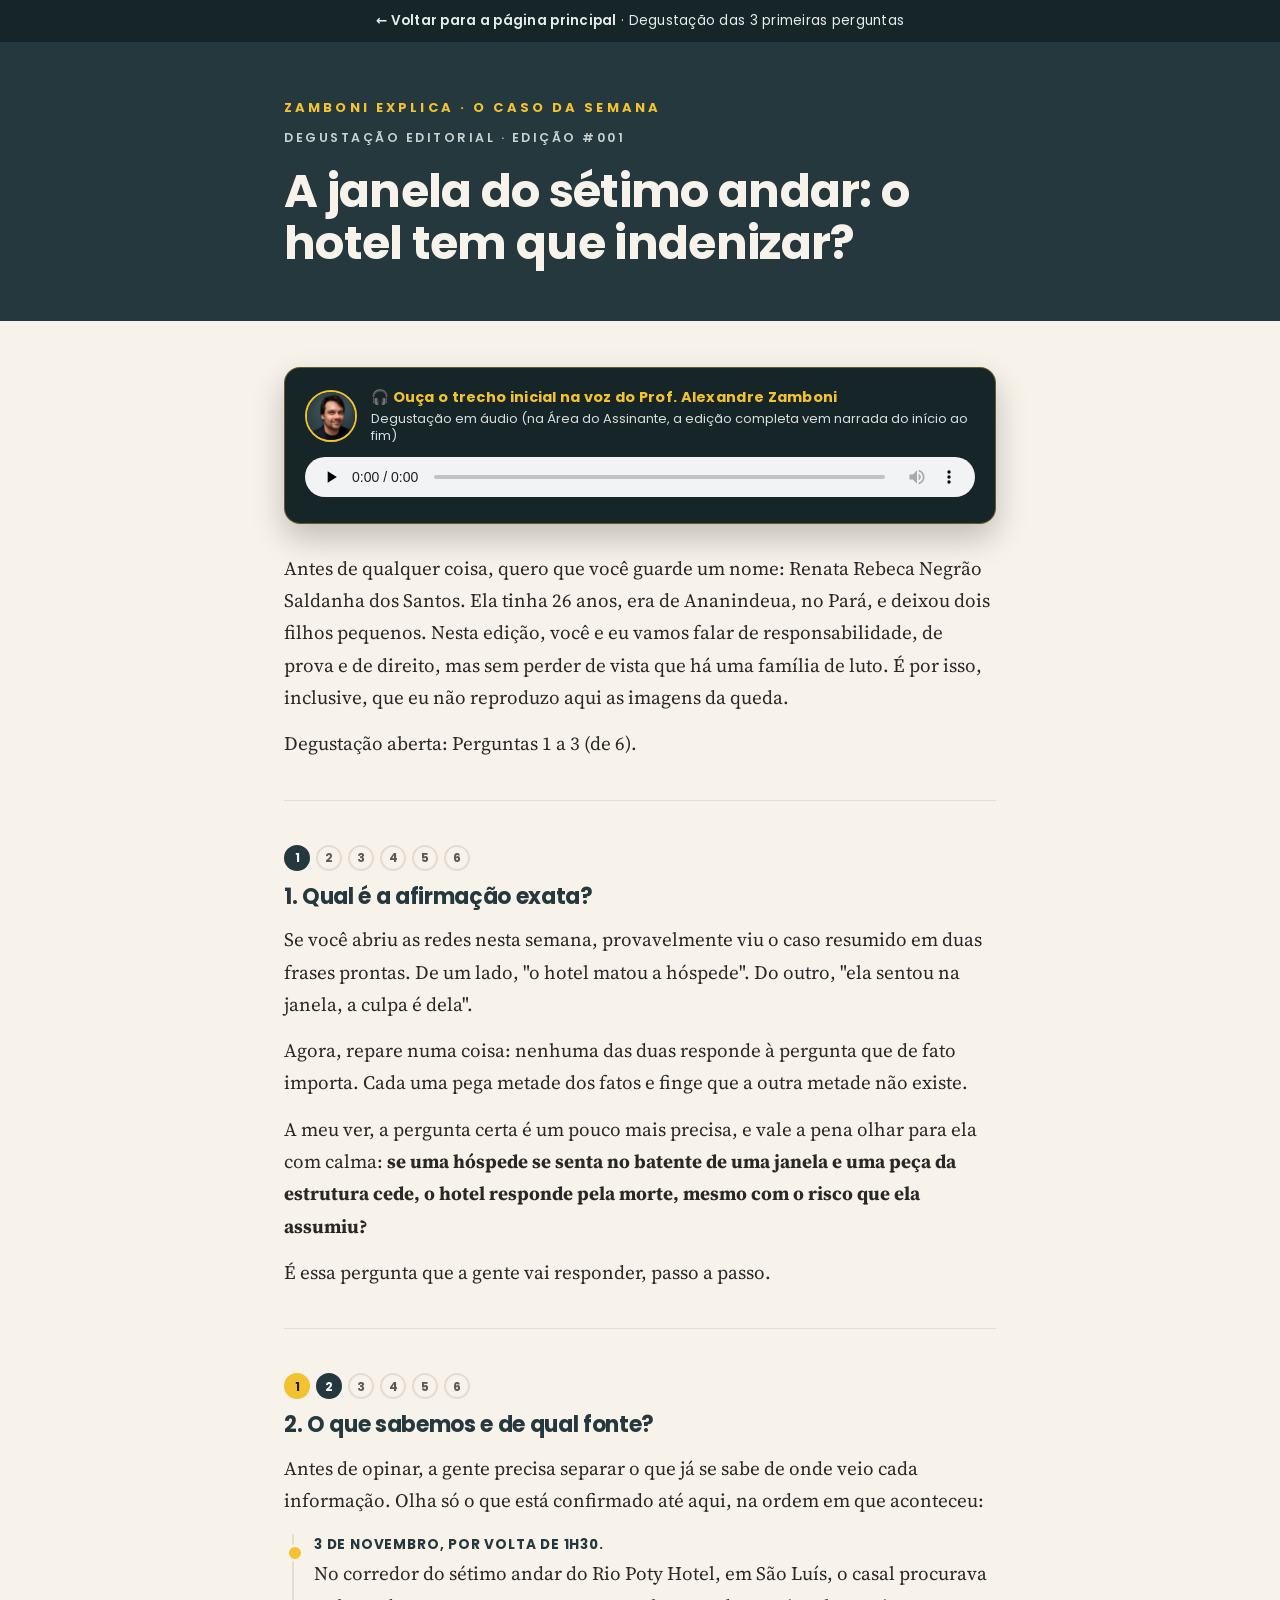
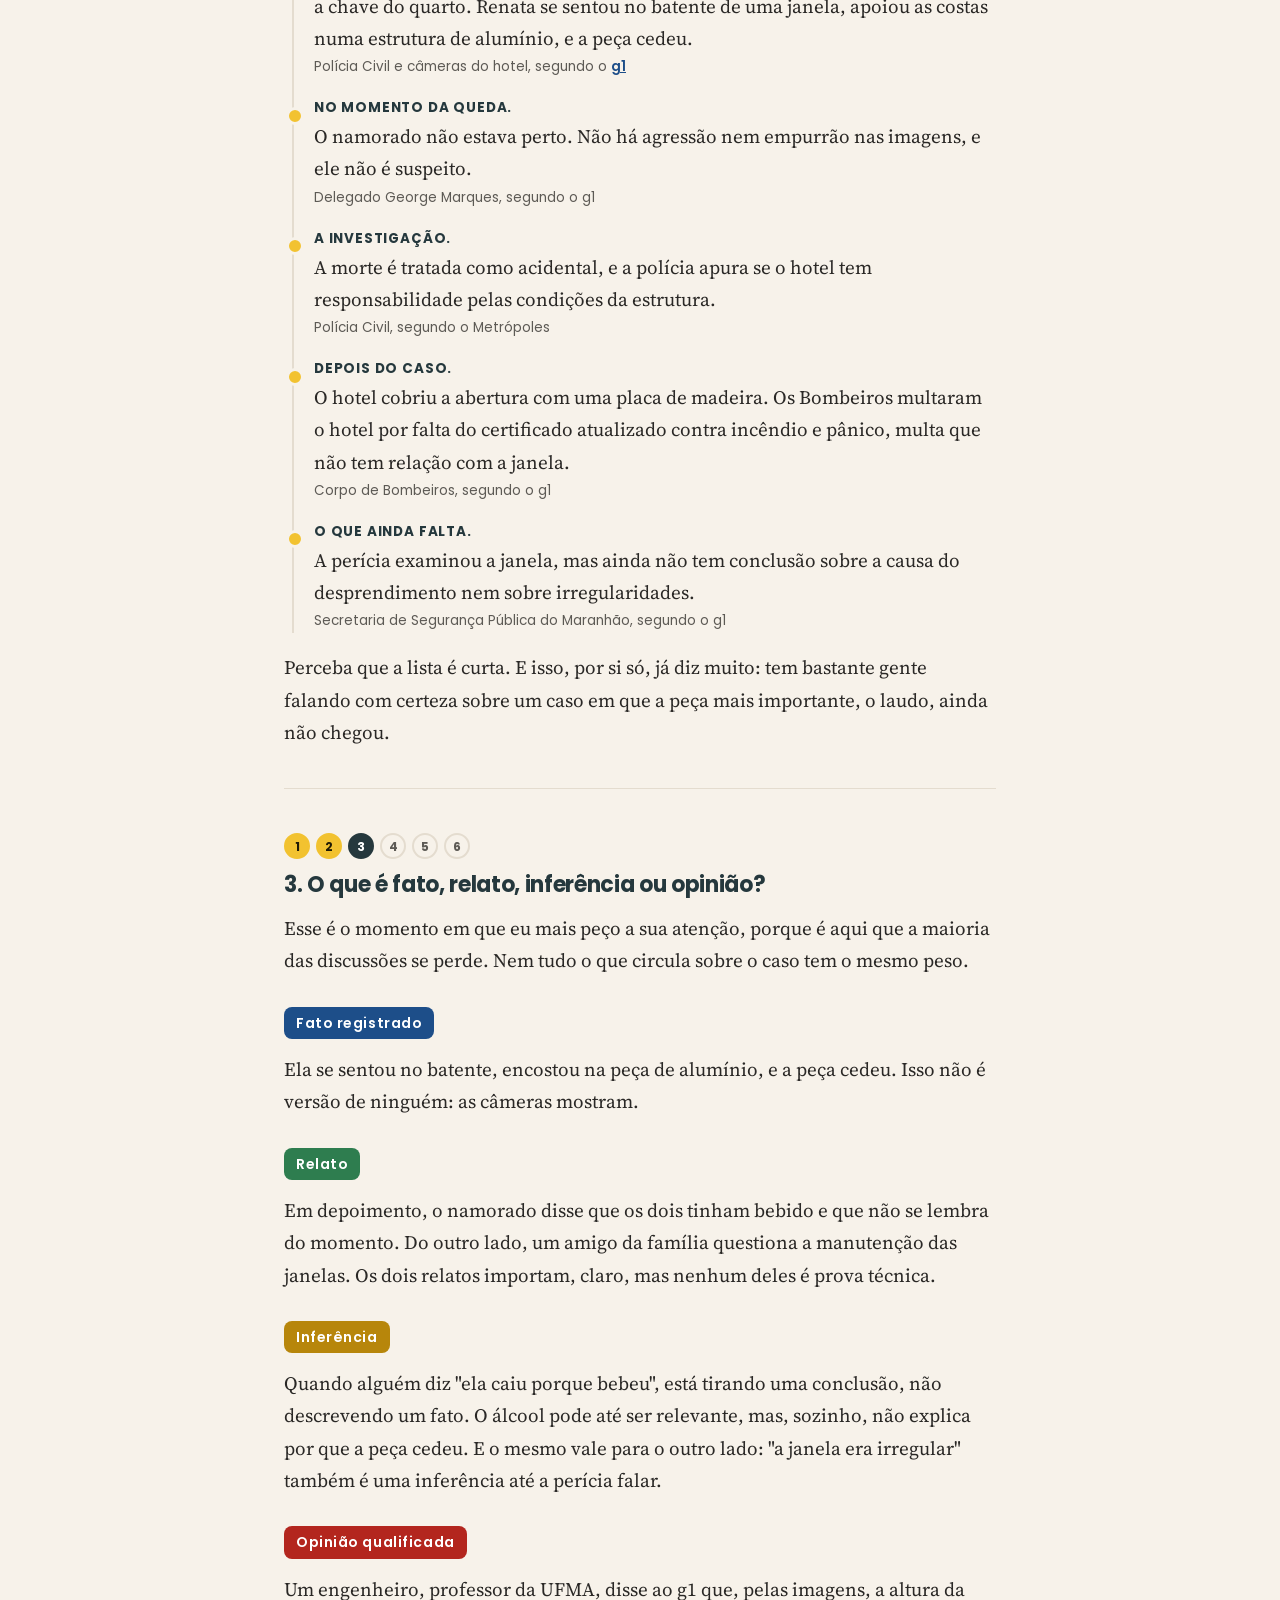
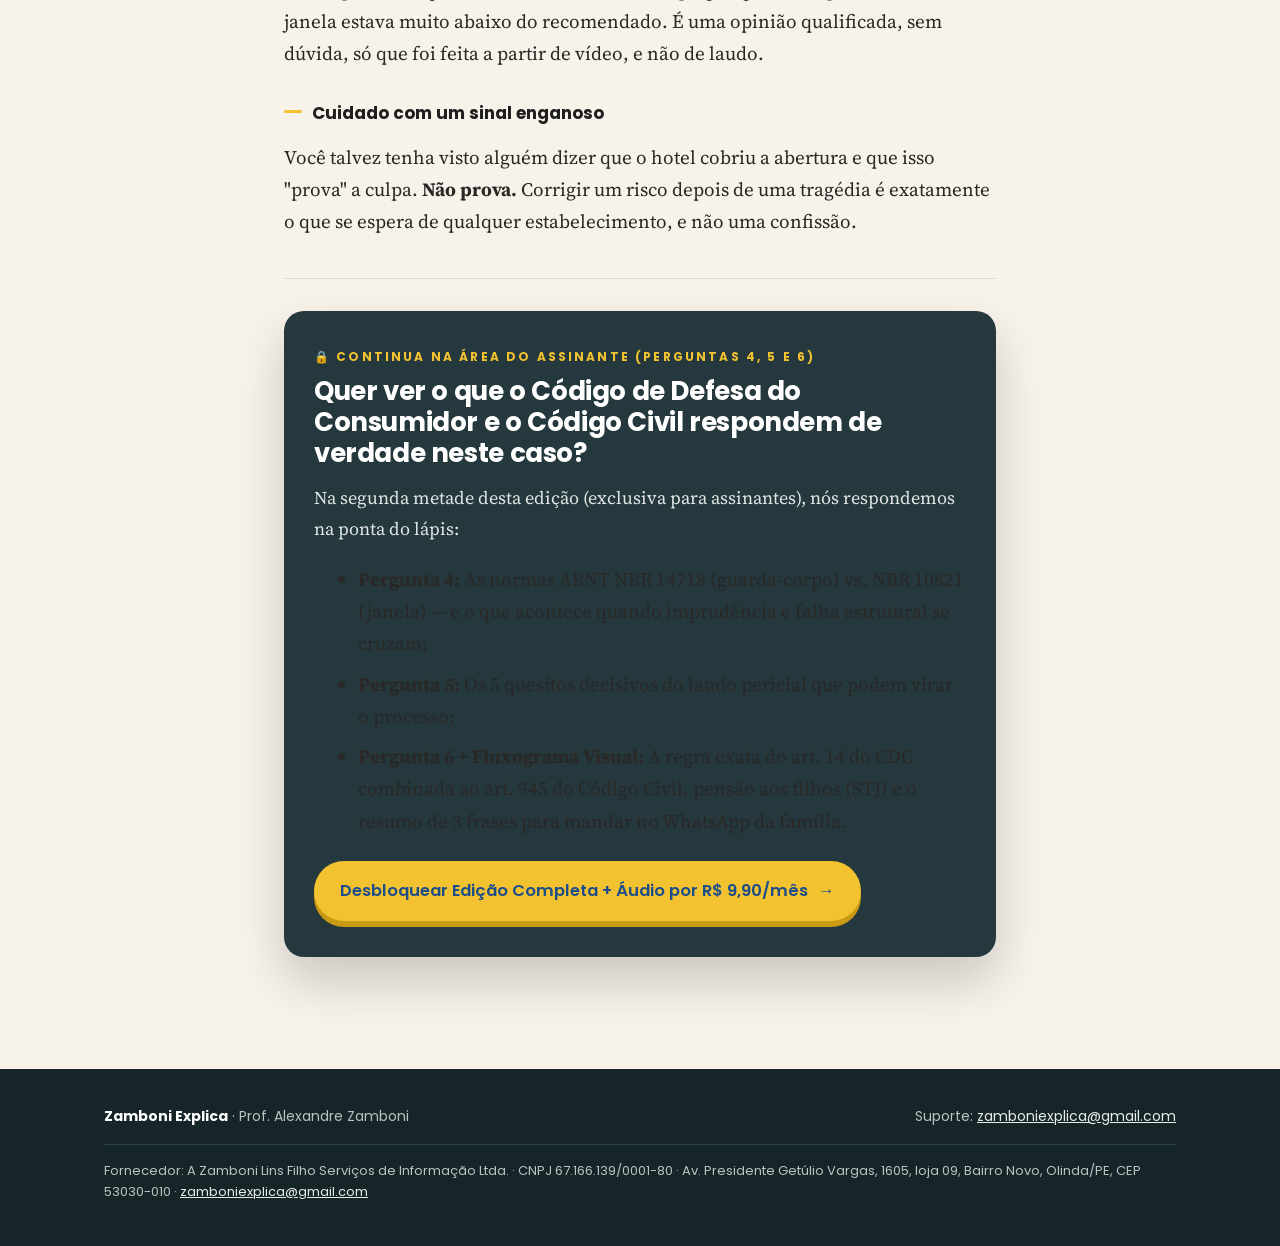
<file: amostra.html>
<!doctype html>
<html lang="pt-BR"><head><meta charset="utf-8"><meta name="viewport" content="width=device-width,initial-scale=1">
<title>A janela do sétimo andar: o hotel tem que indenizar? · Amostra Zamboni Explica</title>
<meta name="description" content="Degustação aberta do Zamboni Explica pelo Prof. Alexandre Zamboni: entenda o que a lei brasileira e o art. 945 do Código Civil dizem sobre o caso da janela do 7º andar em São Luís.">
<link rel="canonical" href="https://zamboniexplica.com.br/amostra.html">
<meta property="og:type" content="article">
<meta property="og:locale" content="pt_BR">
<meta property="og:site_name" content="Zamboni Explica">
<meta property="og:url" content="https://zamboniexplica.com.br/amostra.html">
<meta property="og:title" content="A janela do sétimo andar: o hotel tem que indenizar? — Zamboni Explica">
<meta property="og:description" content="Leia e ouça gratuitamente o início da análise jurídica sem torcida pelo Prof. Alexandre Zamboni.">
<meta property="og:image" content="https://zamboniexplica.com.br/assets/perfil-800.jpg">
<script type="application/ld+json">
{
  "@context": "https://schema.org",
  "@type": "Article",
  "headline": "A janela do sétimo andar: o hotel tem que indenizar?",
  "description": "Degustação aberta do Zamboni Explica analisando pela lei brasileira a queda da janela do sétimo andar em São Luís.",
  "author": { "@type": "Person", "name": "Prof. Alexandre Zamboni" },
  "publisher": { "@type": "Organization", "name": "Zamboni Explica", "url": "https://zamboniexplica.com.br/" },
  "mainEntityOfPage": "https://zamboniexplica.com.br/amostra.html",
  "inLanguage": "pt-BR"
}
</script>
<link rel="preconnect" href="https://fonts.googleapis.com"><link rel="preconnect" href="https://fonts.gstatic.com" crossorigin>
<link href="https://fonts.googleapis.com/css2?family=Poppins:wght@400;500;600;700;800&family=Source+Serif+4:opsz,wght@8..60,400;8..60,600;8..60,700&display=swap" rel="stylesheet">
<link rel="stylesheet" href="styles.css"><link rel="stylesheet" href="amostra.css">
</head><body>
<div class="status"><a href="index.html" class="link">← Voltar para a página principal</a> · Degustação das 3 primeiras perguntas</div>
<header class="ahead"><div class="wrap narrow">
<div class="brand">Zamboni Explica · O Caso da Semana</div>
<div class="kicker light">Degustação Editorial · Edição #001</div>
<h1 class="atitle">A janela do sétimo andar: o hotel tem que indenizar?</h1>
</div></header>
<main class="wrap narrow article">
<div class="audio-teaser" style="margin-bottom:28px;">
  <div class="audio-teaser-top">
    <img src="assets/perfil-800.jpg" alt="Prof. Alexandre Zamboni" width="52" height="52">
    <div class="audio-teaser-meta">
      <b>🎧 Ouça o trecho inicial na voz do Prof. Alexandre Zamboni</b>
      <span>Degustação em áudio (na Área do Assinante, a edição completa vem narrada do início ao fim)</span>
    </div>
  </div>
  <audio controls preload="none">
    <source src="teaser-001.mp3" type="audio/mpeg">
  </audio>
</div>

<p>Antes de qualquer coisa, quero que você guarde um nome: Renata Rebeca Negrão Saldanha dos Santos. Ela tinha 26 anos, era de Ananindeua, no Pará, e deixou dois filhos pequenos. Nesta edição, você e eu vamos falar de responsabilidade, de prova e de direito, mas sem perder de vista que há uma família de luto. É por isso, inclusive, que eu não reproduzo aqui as imagens da queda.</p>
<p>Degustação aberta: Perguntas 1 a 3 (de 6).</p>
<hr />
<div class="prog" aria-label="Pergunta 1 de 6"><span class="on">1</span><span class="">2</span><span class="">3</span><span class="">4</span><span class="">5</span><span class="">6</span></div>
<h3>1. Qual é a afirmação exata?</h3>
<p>Se você abriu as redes nesta semana, provavelmente viu o caso resumido em duas frases prontas. De um lado, "o hotel matou a hóspede". Do outro, "ela sentou na janela, a culpa é dela".</p>
<p>Agora, repare numa coisa: nenhuma das duas responde à pergunta que de fato importa. Cada uma pega metade dos fatos e finge que a outra metade não existe.</p>
<p>A meu ver, a pergunta certa é um pouco mais precisa, e vale a pena olhar para ela com calma: <strong>se uma hóspede se senta no batente de uma janela e uma peça da estrutura cede, o hotel responde pela morte, mesmo com o risco que ela assumiu?</strong></p>
<p>É essa pergunta que a gente vai responder, passo a passo.</p>
<hr />
<div class="prog" aria-label="Pergunta 2 de 6"><span class="done">1</span><span class="on">2</span><span class="">3</span><span class="">4</span><span class="">5</span><span class="">6</span></div>
<h3>2. O que sabemos e de qual fonte?</h3>
<p>Antes de opinar, a gente precisa separar o que já se sabe de onde veio cada informação. Olha só o que está confirmado até aqui, na ordem em que aconteceu:</p>
<div class="tl">
<ul>
<li><strong>3 de novembro, por volta de 1h30.</strong> No corredor do sétimo andar do Rio Poty Hotel, em São Luís, o casal procurava a chave do quarto. Renata se sentou no batente de uma janela, apoiou as costas numa estrutura de alumínio, e a peça cedeu. <span class="fonte">Polícia Civil e câmeras do hotel, segundo o <a href="https://g1.globo.com/ma/maranhao/noticia/2026/11/06/morte-de-jovem-apos-queda-do-7o-andar-de-hotel-em-sao-luis-o-que-se-sabe-e-o-que-falta-saber.ghtml" target="_blank" rel="noopener">g1</a></span></li>
<li><strong>No momento da queda.</strong> O namorado não estava perto. Não há agressão nem empurrão nas imagens, e ele não é suspeito. <span class="fonte">Delegado George Marques, segundo o g1</span></li>
<li><strong>A investigação.</strong> A morte é tratada como acidental, e a polícia apura se o hotel tem responsabilidade pelas condições da estrutura. <span class="fonte">Polícia Civil, segundo o Metrópoles</span></li>
<li><strong>Depois do caso.</strong> O hotel cobriu a abertura com uma placa de madeira. Os Bombeiros multaram o hotel por falta do certificado atualizado contra incêndio e pânico, multa que não tem relação com a janela. <span class="fonte">Corpo de Bombeiros, segundo o g1</span></li>
<li><strong>O que ainda falta.</strong> A perícia examinou a janela, mas ainda não tem conclusão sobre a causa do desprendimento nem sobre irregularidades. <span class="fonte">Secretaria de Segurança Pública do Maranhão, segundo o g1</span></li>
</ul>
</div>
<p>Perceba que a lista é curta. E isso, por si só, já diz muito: tem bastante gente falando com certeza sobre um caso em que a peça mais importante, o laudo, ainda não chegou.</p>
<hr />
<div class="prog" aria-label="Pergunta 3 de 6"><span class="done">1</span><span class="done">2</span><span class="on">3</span><span class="">4</span><span class="">5</span><span class="">6</span></div>
<h3>3. O que é fato, relato, inferência ou opinião?</h3>
<p>Esse é o momento em que eu mais peço a sua atenção, porque é aqui que a maioria das discussões se perde. Nem tudo o que circula sobre o caso tem o mesmo peso.</p>
<h4 class="etq"><span class="lb f">Fato registrado</span></h4>
<p>Ela se sentou no batente, encostou na peça de alumínio, e a peça cedeu. Isso não é versão de ninguém: as câmeras mostram.</p>
<h4 class="etq"><span class="lb r">Relato</span></h4>
<p>Em depoimento, o namorado disse que os dois tinham bebido e que não se lembra do momento. Do outro lado, um amigo da família questiona a manutenção das janelas. Os dois relatos importam, claro, mas nenhum deles é prova técnica.</p>
<h4 class="etq"><span class="lb i">Inferência</span></h4>
<p>Quando alguém diz "ela caiu porque bebeu", está tirando uma conclusão, não descrevendo um fato. O álcool pode até ser relevante, mas, sozinho, não explica por que a peça cedeu. E o mesmo vale para o outro lado: "a janela era irregular" também é uma inferência até a perícia falar.</p>
<h4 class="etq"><span class="lb o">Opinião qualificada</span></h4>
<p>Um engenheiro, professor da UFMA, disse ao g1 que, pelas imagens, a altura da janela estava muito abaixo do recomendado. É uma opinião qualificada, sem dúvida, só que foi feita a partir de vídeo, e não de laudo.</p>
<h4>Cuidado com um sinal enganoso</h4>
<p>Você talvez tenha visto alguém dizer que o hotel cobriu a abertura e que isso "prova" a culpa. <strong>Não prova.</strong> Corrigir um risco depois de uma tragédia é exatamente o que se espera de qualquer estabelecimento, e não uma confissão.</p>
<hr />

<!-- Paywall Editorial Elegante para as Perguntas 4, 5 e 6 -->
<div style="background:#25383d; color:#f7f2ea; border-radius:20px; padding:36px 30px; margin:32px 0; box-shadow:0 24px 50px rgba(0,0,0,.18);">
  <div style="font-family:'Poppins',sans-serif; font-size:12px; font-weight:700; letter-spacing:.18em; text-transform:uppercase; color:#f2c230; margin-bottom:10px;">🔒 Continua na Área do Assinante (Perguntas 4, 5 e 6)</div>
  <h3 style="font-family:'Poppins',sans-serif; font-size:26px; color:#fff; margin:0 0 14px; line-height:1.2;">Quer ver o que o Código de Defesa do Consumidor e o Código Civil respondem de verdade neste caso?</h3>
  <p style="font-family:'Source Serif 4',serif; font-size:18px; color:#dfe6e4; margin-bottom:18px;">Na segunda metade desta edição (exclusiva para assinantes), nós respondemos na ponta do lápis:</p>
  <ul style="font-family:'Poppins',sans-serif; font-size:15px; color:#e9efed; margin:0 0 24px 20px; line-height:1.6;">
    <li><b>Pergunta 4:</b> As normas ABNT NBR 14718 (guarda-corpo) vs. NBR 10821 (janela) — e o que acontece quando imprudência e falha estrutural se cruzam;</li>
    <li><b>Pergunta 5:</b> Os 5 quesitos decisivos do laudo pericial que podem virar o processo;</li>
    <li><b>Pergunta 6 + Fluxograma Visual:</b> A regra exata do art. 14 do CDC combinada ao art. 945 do Código Civil, pensão aos filhos (STJ) e o resumo de 3 frases para mandar no WhatsApp da família.</li>
  </ul>
  <a class="btn" href="index.html#oferta" style="font-family:'Poppins',sans-serif;">Desbloquear Edição Completa + Áudio por R$ 9,90/mês <span class="arr">→</span></a>
</div>
</main>
<footer><div class="wrap"><div><b style="color:#fff">Zamboni Explica</b> · Prof. Alexandre Zamboni</div><div>Suporte: <a href="mailto:zamboniexplica@gmail.com">zamboniexplica@gmail.com</a></div><p class="forn">Fornecedor: A Zamboni Lins Filho Serviços de Informação Ltda. · CNPJ 67.166.139/0001-80 · Av. Presidente Getúlio Vargas, 1605, loja 09, Bairro Novo, Olinda/PE, CEP 53030-010 · <a href="mailto:zamboniexplica@gmail.com">zamboniexplica@gmail.com</a></p>
</div></footer>
</body></html>
</file>
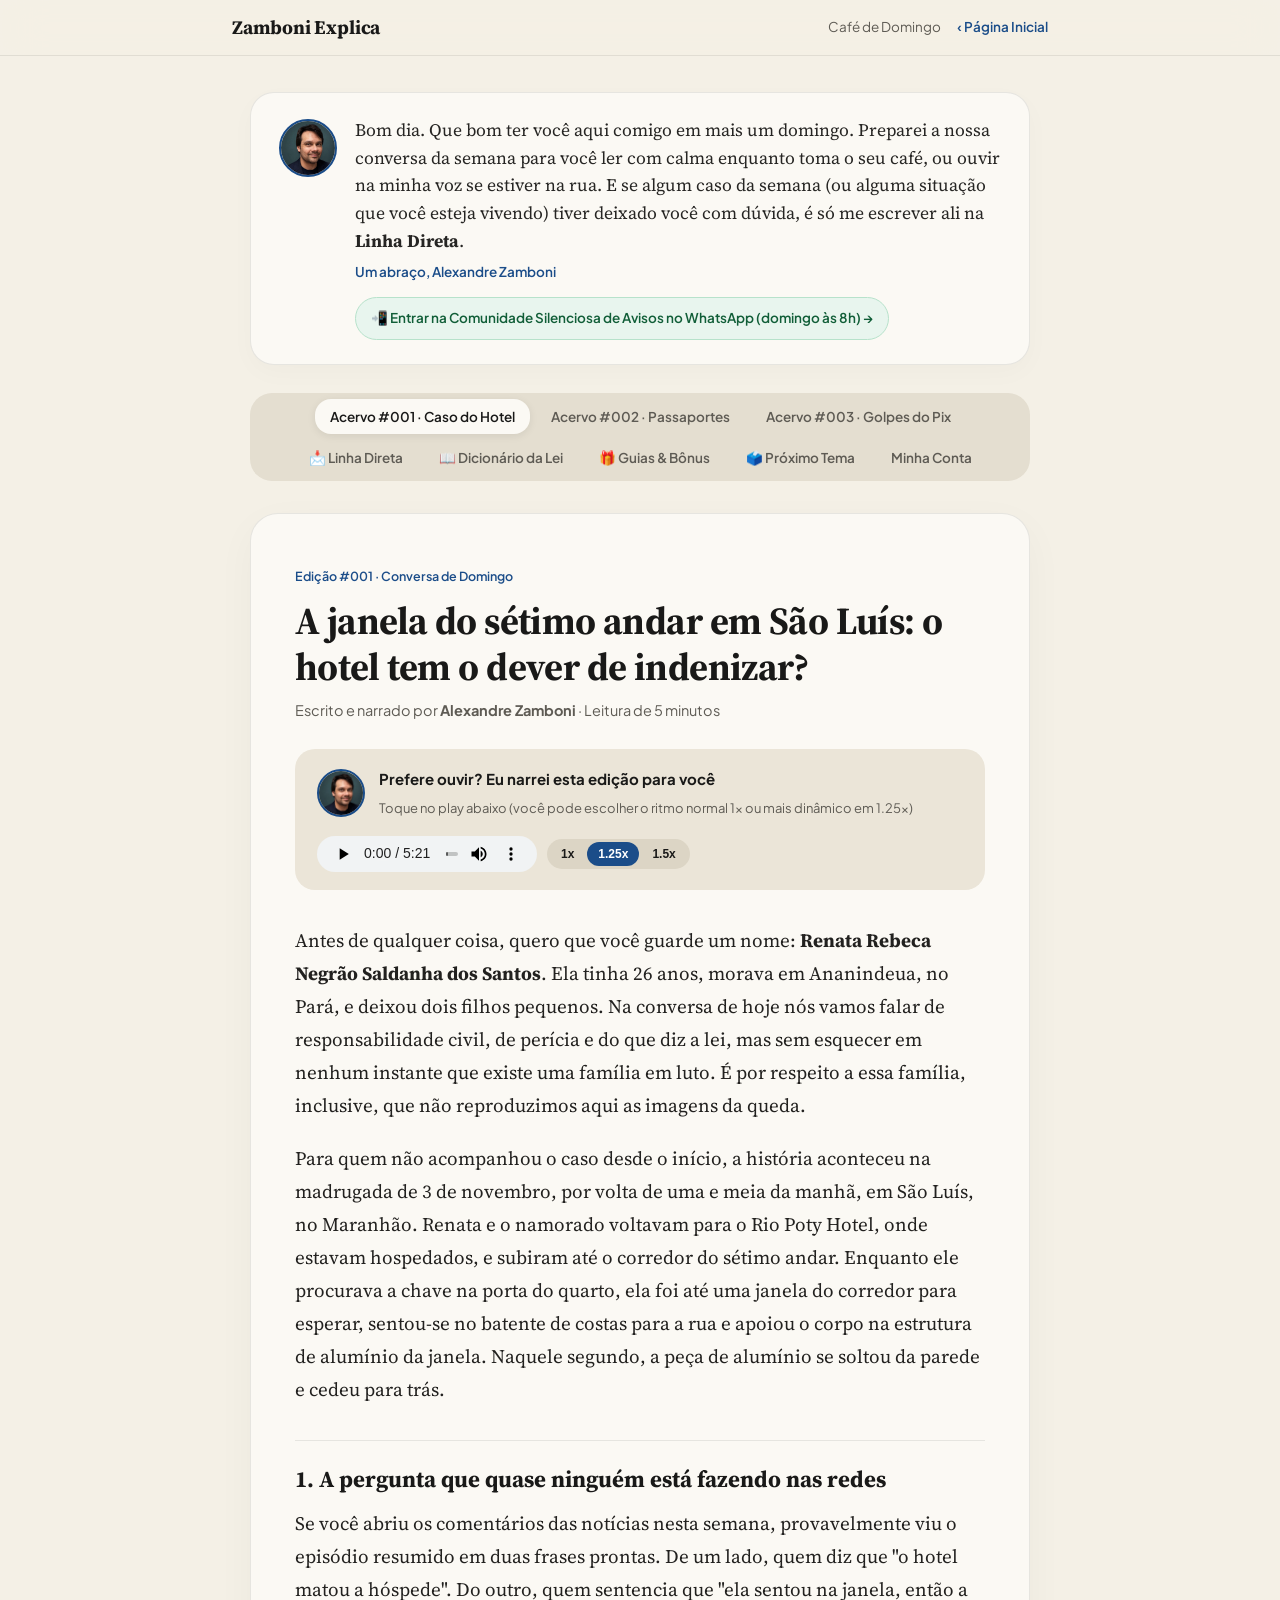
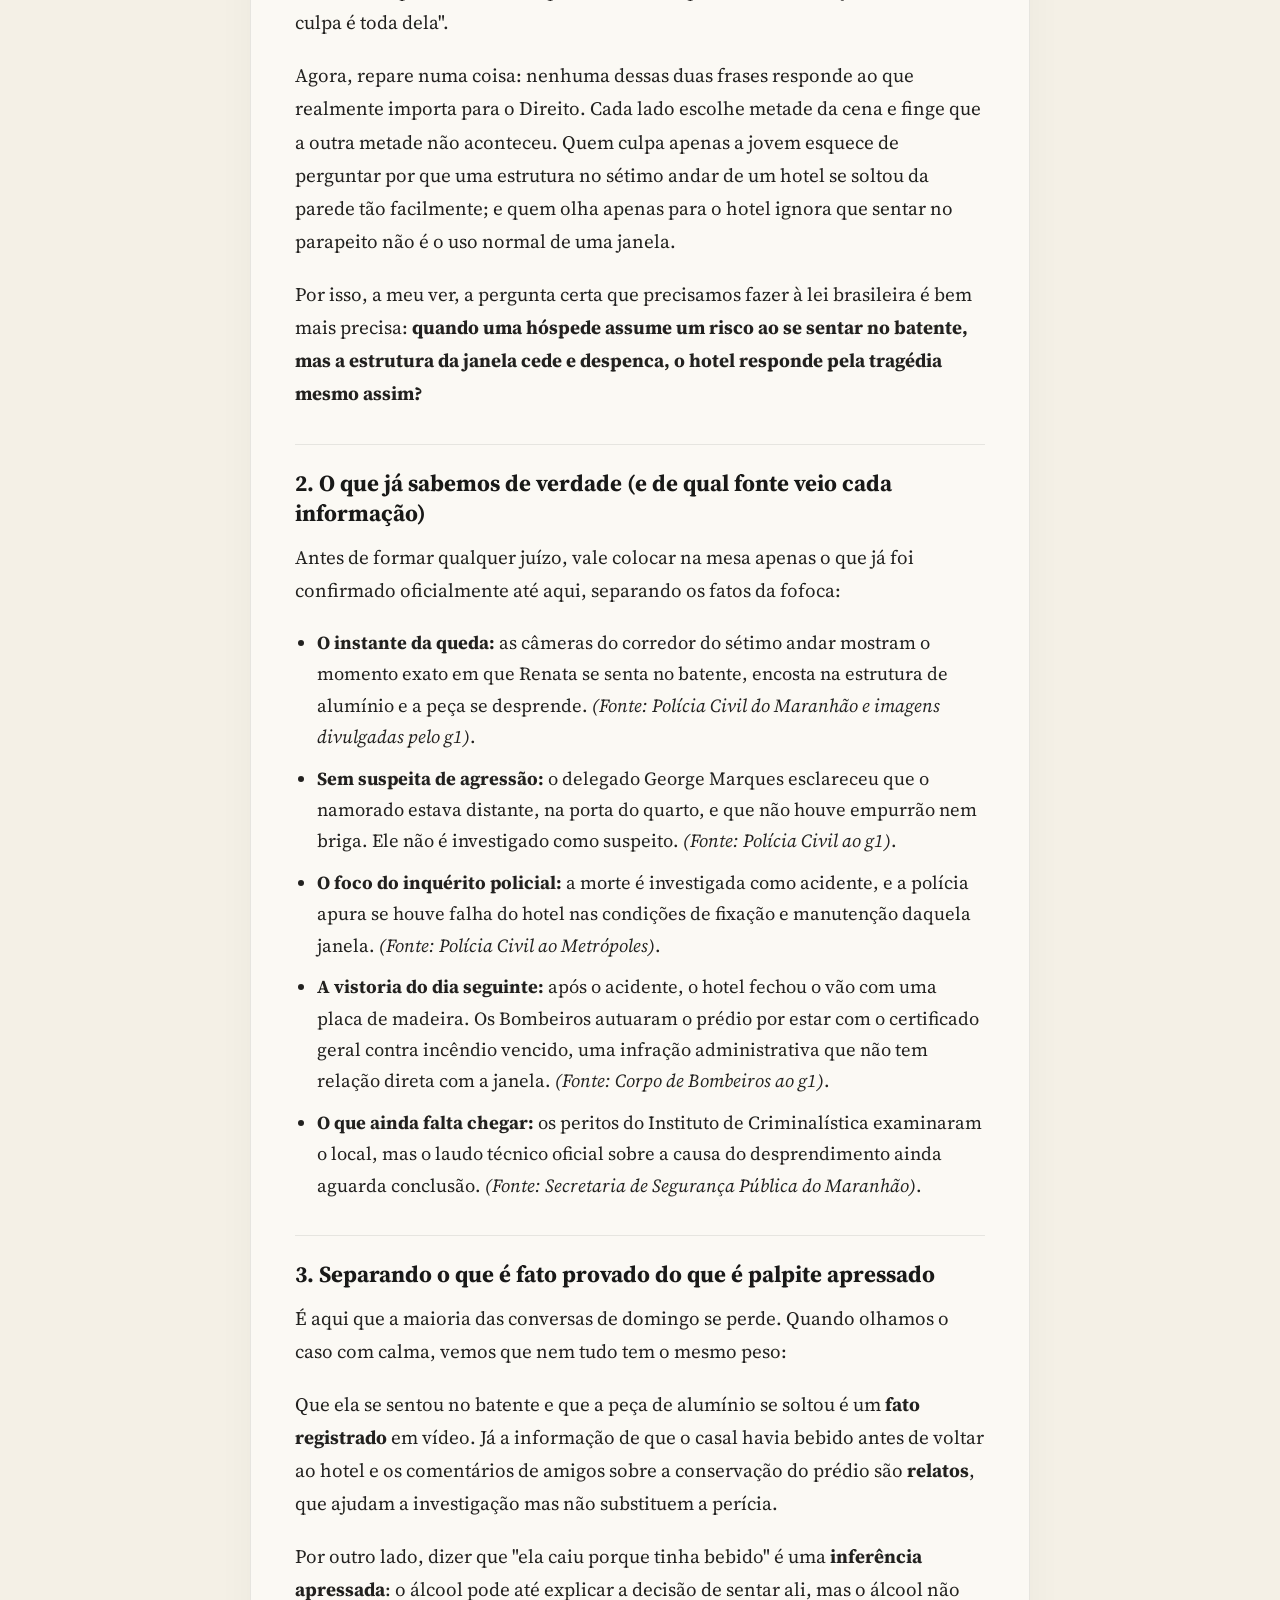
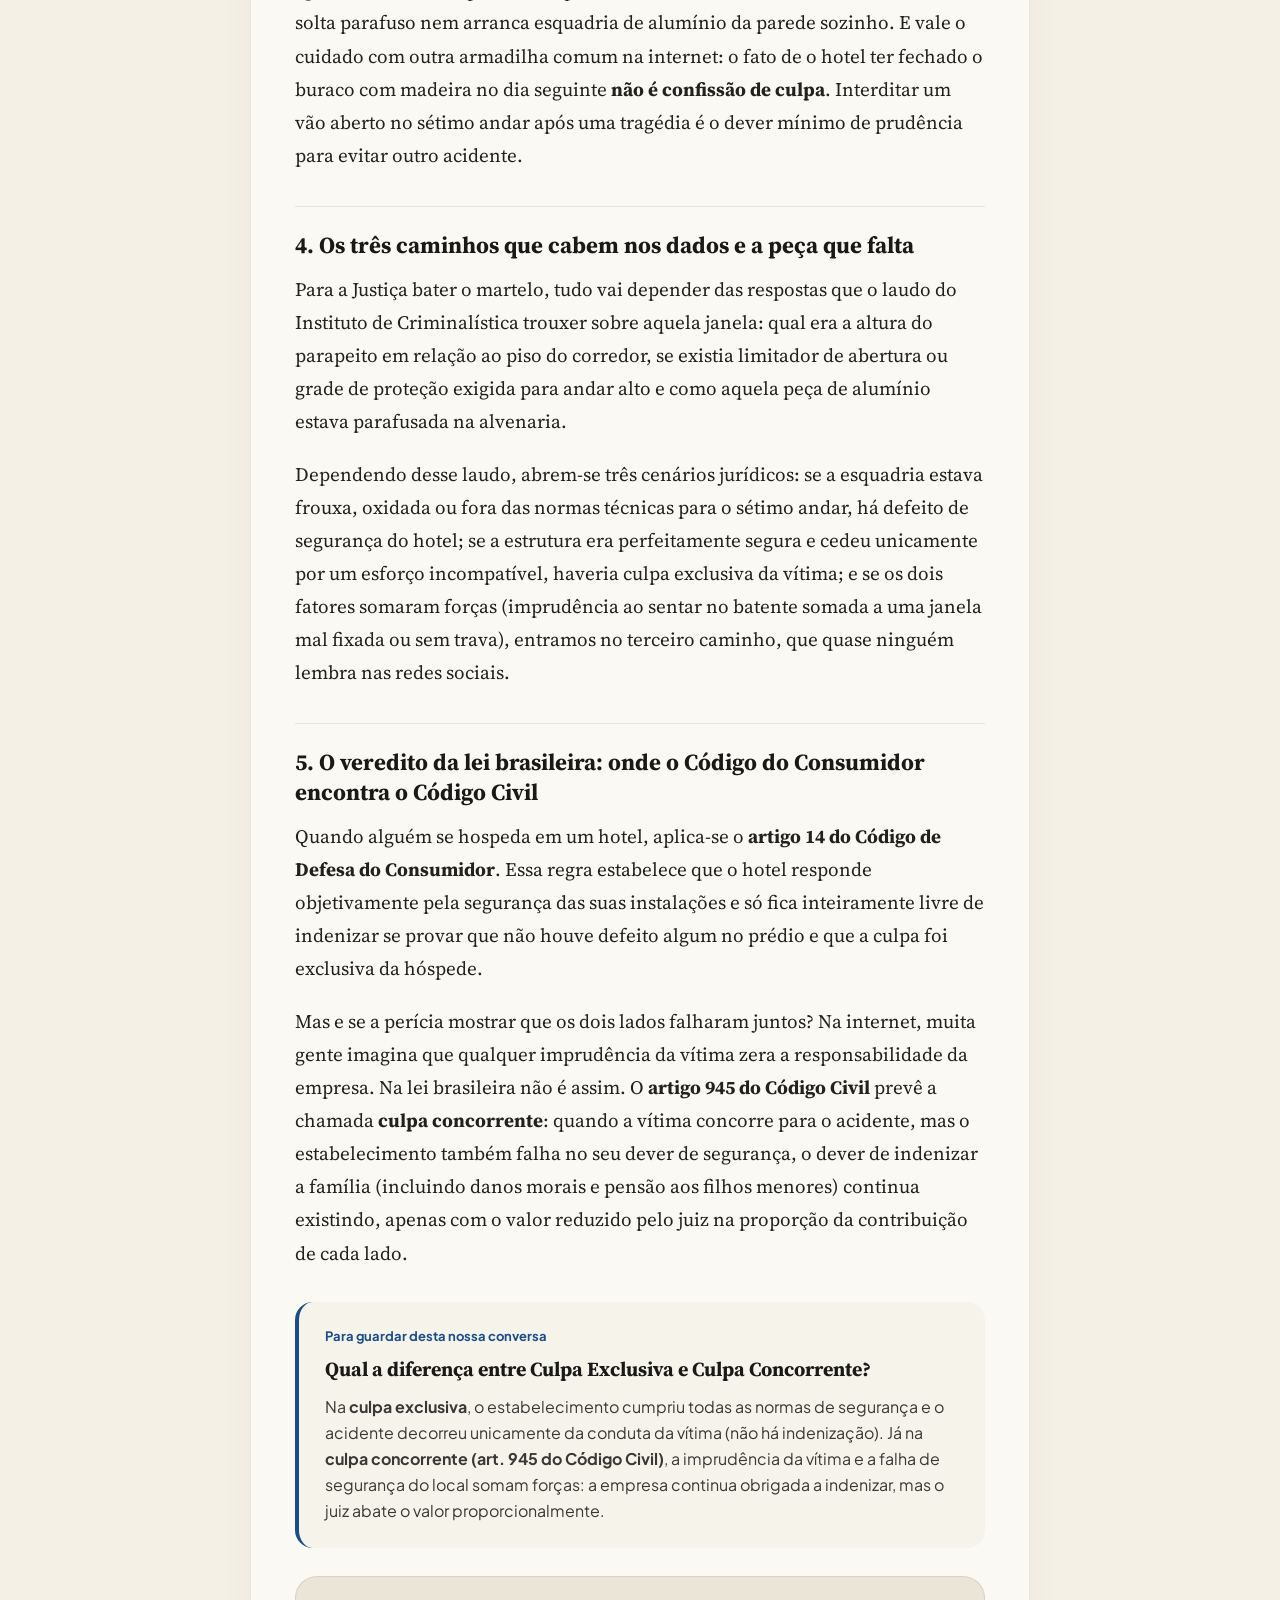
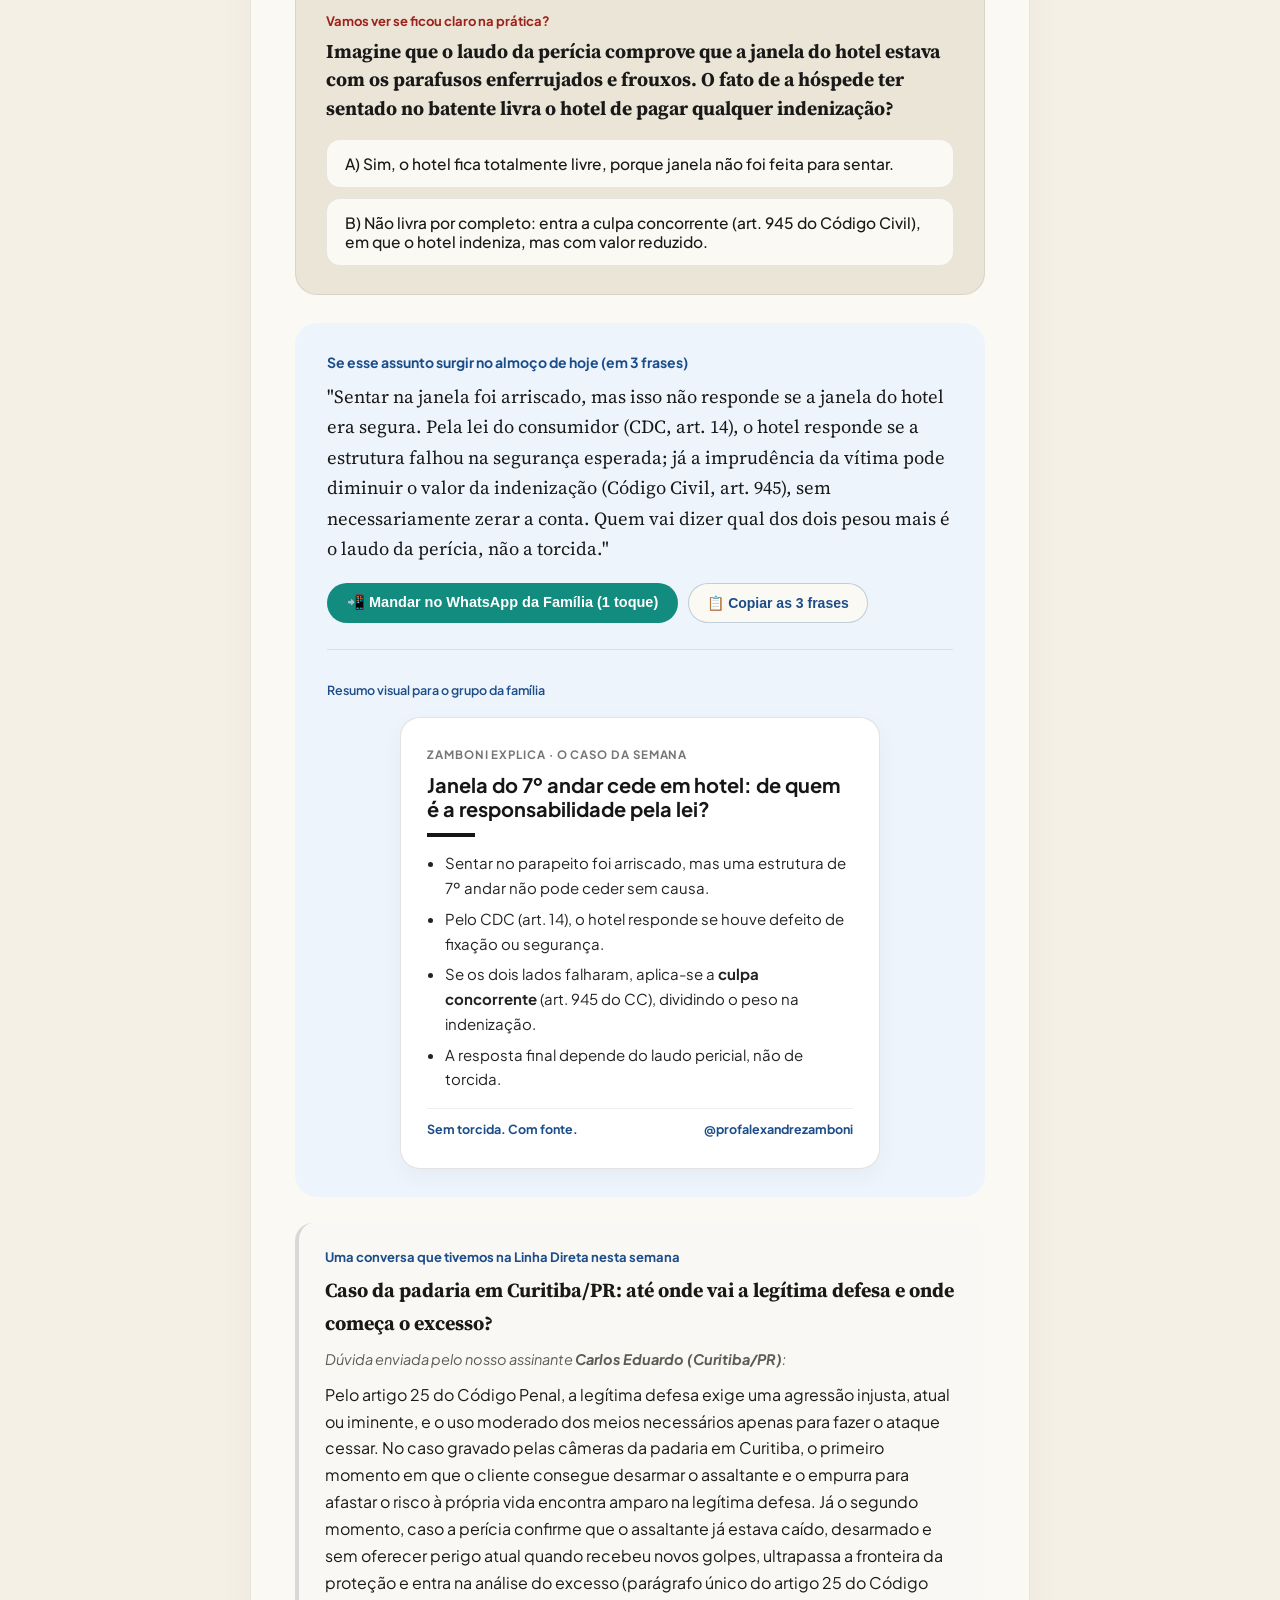
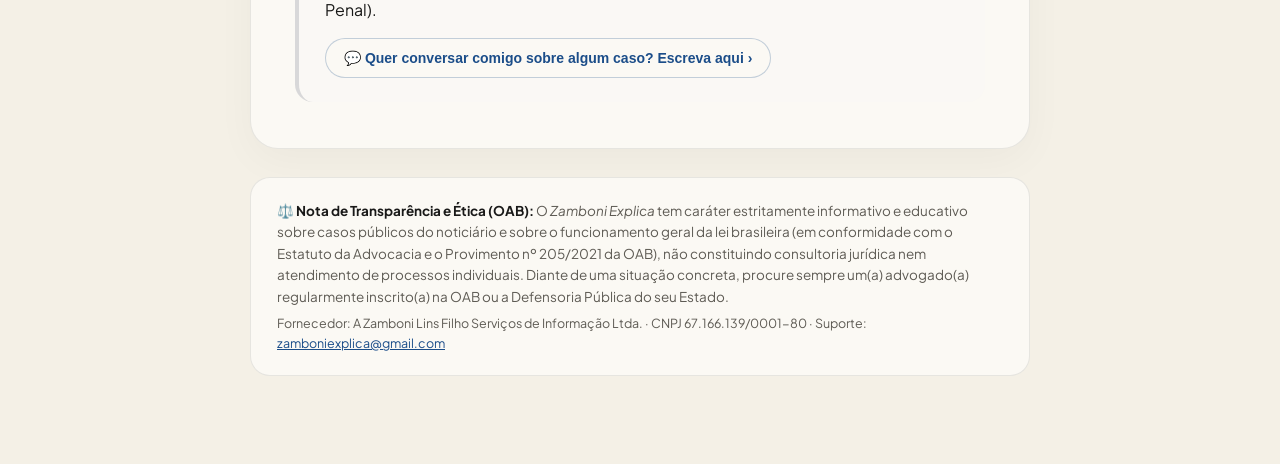
<file: area-assinante.html>
<!doctype html>
<html lang="pt-BR">
<head>
  <meta charset="utf-8">
  <meta name="viewport" content="width=device-width, initial-scale=1">
  <meta name="robots" content="noindex, nofollow, noarchive">
  <title>Zamboni Explica — Café de Domingo com o Professor (Área do Assinante)</title>
  <link rel="preconnect" href="https://fonts.googleapis.com">
  <link rel="preconnect" href="https://fonts.gstatic.com" crossorigin>
  <link href="https://fonts.googleapis.com/css2?family=Plus+Jakarta+Sans:wght@400;500;600;700&family=Source+Serif+4:ital,opsz,wght@0,8..60,400;0,8..60,600;0,8..60,700;1,8..60,400&display=swap" rel="stylesheet">
  <style>
    :root, [data-theme="oxford"] {
      --bg: #f4f0e6;
      --bg-alt: #ebe5d8;
      --surface: #fbf9f4;
      --nav-glass: rgba(244, 240, 230, 0.9);
      --ink: #191918;
      --muted: #5e5b54;
      --subtle: #78746b;
      --blue: #1b4d89;
      --blue-hover: #143b6b;
      --hairline: rgba(25, 25, 24, 0.09);
      --ok: #1d6b38;
      --ok-bg: #e9f5ec;
      --warn: #b25000;
      --warn-bg: #fff5eb;
      --err: #b3261e;
      --wa: #128c7e;
      --serif: "Source Serif 4", Georgia, Cambria, serif;
      --sans: "Plus Jakarta Sans", -apple-system, BlinkMacSystemFont, "Helvetica Neue", Arial, sans-serif;
    }

    * { box-sizing: border-box; margin: 0; padding: 0; }
    body {
      font-family: var(--sans);
      background: var(--bg);
      color: var(--ink);
      line-height: 1.65;
      font-size: 17px;
      -webkit-font-smoothing: antialiased;
    }

    header.site-header {
      position: sticky;
      top: 0;
      z-index: 1000;
      height: 56px;
      background: var(--nav-glass);
      backdrop-filter: saturate(180%) blur(20px);
      -webkit-backdrop-filter: saturate(180%) blur(20px);
      border-bottom: 1px solid var(--hairline);
    }
    .nav-bar {
      max-width: 860px;
      height: 100%;
      margin: 0 auto;
      padding: 0 22px;
      display: flex;
      justify-content: space-between;
      align-items: center;
    }
    .brand-title {
      font-family: var(--serif);
      font-weight: 700;
      font-size: 1.2rem;
      letter-spacing: -0.01em;
      color: var(--ink);
      text-decoration: none;
    }
    .nav-meta {
      font-size: 13.5px;
      color: var(--muted);
    }
    .nav-meta a {
      color: var(--blue);
      text-decoration: none;
      margin-left: 14px;
      font-weight: 600;
    }

    .wrap {
      max-width: 820px;
      margin: 0 auto;
      padding: 36px 20px 88px;
    }

    /* Bilhete Pessoal de Boas-Vindas do Professor */
    .welcome-letter {
      background: var(--surface);
      border: 1px solid var(--hairline);
      border-radius: 24px;
      padding: 24px 28px;
      margin-bottom: 28px;
      display: flex;
      align-items: flex-start;
      gap: 18px;
      box-shadow: 0 8px 26px rgba(0, 0, 0, 0.025);
    }
    .welcome-letter img {
      width: 58px;
      height: 58px;
      border-radius: 50%;
      object-fit: cover;
      border: 2px solid var(--blue);
      flex-shrink: 0;
      margin-top: 2px;
    }
    .welcome-letter p {
      font-family: var(--serif);
      font-size: 17.5px;
      line-height: 1.58;
      color: #262523;
    }
    .welcome-letter .sig {
      display: block;
      margin-top: 6px;
      font-family: var(--sans);
      font-size: 13.5px;
      font-weight: 600;
      color: var(--blue);
    }
    @media (max-width: 600px) {
      .welcome-letter { flex-direction: column; padding: 20px; gap: 12px; }
    }

    /* Abas Conversacionais (Visíveis por inteiro, sem cortar texto) */
    .tabs {
      display: flex;
      flex-wrap: wrap;
      justify-content: center;
      background: #e4ded0;
      padding: 6px;
      border-radius: 22px;
      gap: 6px;
      margin-bottom: 32px;
    }
    .tab-btn {
      white-space: nowrap;
      padding: 9px 15px;
      border: none;
      background: transparent;
      color: var(--muted);
      border-radius: 16px;
      font-weight: 600;
      cursor: pointer;
      font-size: 13.5px;
      font-family: inherit;
      transition: all 0.2s ease;
    }
    .tab-btn.active {
      background: var(--surface);
      color: var(--ink);
      box-shadow: 0 2px 8px rgba(0, 0, 0, 0.08);
    }

    /* Carta / Edição de Domingo */
    .card {
      background: var(--surface);
      border-radius: 28px;
      padding: 46px 44px;
      box-shadow: 0 12px 40px rgba(0, 0, 0, 0.035);
      border: 1px solid var(--hairline);
      margin-bottom: 28px;
    }
    @media (max-width: 640px) {
      .card { padding: 28px 20px; border-radius: 22px; }
    }
    .eyebrow {
      display: inline-block;
      font-size: 12.5px;
      font-weight: 600;
      color: var(--blue);
      margin-bottom: 8px;
    }
    .article-title {
      font-family: var(--serif);
      font-size: clamp(1.75rem, 3.4vw, 2.4rem);
      line-height: 1.18;
      letter-spacing: -0.015em;
      font-weight: 700;
      margin: 4px 0 10px;
      color: var(--ink);
    }
    .byline {
      font-size: 14.5px;
      color: var(--muted);
      margin-bottom: 26px;
    }

    /* Player de Áudio Acolhedor */
    .audio-bar {
      background: var(--bg-alt);
      border-radius: 20px;
      padding: 18px 22px;
      display: flex;
      align-items: center;
      justify-content: space-between;
      flex-wrap: wrap;
      gap: 16px;
      margin-bottom: 34px;
    }
    .audio-meta {
      display: flex;
      align-items: center;
      gap: 14px;
    }
    .audio-meta img {
      width: 48px;
      height: 48px;
      border-radius: 50%;
      object-fit: cover;
      border: 2px solid var(--blue);
    }
    .audio-meta strong {
      display: block;
      font-size: 15px;
      font-weight: 700;
      color: var(--ink);
    }
    .audio-meta span {
      font-size: 13px;
      color: var(--muted);
    }
    .audio-controls {
      display: flex;
      align-items: center;
      gap: 10px;
      flex-wrap: wrap;
    }
    .speed-group {
      display: inline-flex;
      background: #dcd5c5;
      padding: 3px;
      border-radius: 980px;
      gap: 2px;
    }
    .speed-btn {
      border: none;
      background: transparent;
      color: var(--ink);
      font-size: 12px;
      font-weight: 600;
      padding: 5px 11px;
      border-radius: 980px;
      cursor: pointer;
    }
    .speed-btn.active {
      background: var(--blue);
      color: #fff;
    }

    /* Prosa Editorial Conversacional */
    .editorial-prose p {
      font-family: var(--serif);
      font-size: 19px;
      line-height: 1.74;
      color: #22211f;
      margin-bottom: 20px;
    }
    .editorial-prose h3 {
      font-family: var(--serif);
      font-size: 23px;
      font-weight: 700;
      color: var(--ink);
      margin: 34px 0 12px;
      padding-top: 24px;
      border-top: 1px solid var(--hairline);
      line-height: 1.3;
    }
    .editorial-prose ul {
      font-family: var(--serif);
      font-size: 18.5px;
      line-height: 1.7;
      color: #22211f;
      margin: 0 0 22px 22px;
    }
    .editorial-prose li {
      margin-bottom: 10px;
    }

    /* Quadros de Conversa Final */
    .keep-box {
      background: #f6f3eb;
      border-left: 4px solid var(--blue);
      border-radius: 18px;
      padding: 24px 26px;
      margin-top: 32px;
    }
    .keep-box .keep-tag {
      font-size: 13px;
      font-weight: 700;
      color: var(--blue);
      display: block;
      margin-bottom: 6px;
    }
    .keep-box h4 {
      font-family: var(--serif);
      font-size: 20px;
      font-weight: 700;
      margin-bottom: 8px;
    }
    .keep-box p {
      font-size: 16px;
      line-height: 1.62;
      color: #3a3834;
    }

    .quiz-box {
      background: var(--bg-alt);
      border-radius: 22px;
      padding: 28px 30px;
      margin-top: 28px;
      border: 1px solid var(--hairline);
    }
    .quiz-tag {
      display: inline-block;
      font-size: 13px;
      font-weight: 700;
      color: #9e221b;
      margin-bottom: 6px;
    }
    .quiz-box h4 {
      font-family: var(--serif);
      font-size: 19.5px;
      font-weight: 700;
      line-height: 1.45;
      margin-bottom: 16px;
    }
    .quiz-opts {
      display: flex;
      flex-direction: column;
      gap: 10px;
    }
    .quiz-btn {
      text-align: left;
      background: var(--surface);
      border: 1.5px solid var(--hairline);
      border-radius: 14px;
      padding: 14px 18px;
      font-size: 15.5px;
      font-family: inherit;
      font-weight: 500;
      color: var(--ink);
      cursor: pointer;
      transition: all 0.18s ease;
    }
    .quiz-btn:hover { border-color: var(--blue); }
    .quiz-btn.correct {
      background: var(--ok-bg);
      border-color: var(--ok);
      color: var(--ok);
      font-weight: 700;
    }
    .quiz-btn.wrong {
      background: var(--warn-bg);
      border-color: var(--warn);
      color: var(--warn);
    }
    .quiz-ans {
      display: none;
      margin-top: 14px;
      padding: 16px 18px;
      border-radius: 14px;
      background: var(--surface);
      font-size: 15.5px;
      line-height: 1.6;
      color: var(--ink);
    }
    .quiz-ans.show { display: block; }

    .lunch-box {
      background: #edf4fc;
      border-radius: 22px;
      padding: 28px 32px;
      margin-top: 28px;
    }
    .lunch-box strong.lunch-kicker {
      display: block;
      font-size: 14px;
      color: var(--blue);
      margin-bottom: 8px;
    }
    .lunch-box p {
      font-family: var(--serif);
      font-size: 18.5px;
      line-height: 1.65;
      color: var(--ink);
      margin-bottom: 18px;
    }
    .share-actions {
      display: flex;
      flex-wrap: wrap;
      gap: 10px;
    }
    .btn-wa {
      display: inline-flex;
      align-items: center;
      gap: 8px;
      background: var(--wa);
      color: #fff;
      text-decoration: none;
      padding: 11px 20px;
      border-radius: 980px;
      font-size: 14.5px;
      font-weight: 600;
      border: none;
      cursor: pointer;
    }
    .btn-copy {
      display: inline-flex;
      align-items: center;
      gap: 8px;
      background: var(--surface);
      color: var(--blue);
      border: 1px solid rgba(27, 77, 137, 0.25);
      padding: 11px 18px;
      border-radius: 980px;
      font-size: 14px;
      font-weight: 600;
      cursor: pointer;
    }

    .family-card-wrap {
      margin-top: 26px;
      padding-top: 24px;
      border-top: 1px solid var(--hairline);
    }
    .family-card {
      background: #ffffff;
      border: 1.5px solid rgba(25, 25, 24, 0.12);
      border-radius: 20px;
      padding: 28px 26px;
      max-width: 480px;
      margin: 12px auto 0;
      box-shadow: 0 8px 24px rgba(0, 0, 0, 0.04);
    }
    .family-card .fc-top {
      font-size: 11.5px;
      font-weight: 700;
      text-transform: uppercase;
      letter-spacing: 0.08em;
      color: #767676;
      margin-bottom: 8px;
    }
    .family-card h4 {
      font-size: 20px;
      font-weight: 700;
      color: #161616;
      line-height: 1.22;
      margin-bottom: 12px;
    }
    .family-card .fc-bar {
      width: 48px;
      height: 4px;
      background: #161616;
      margin-bottom: 14px;
    }
    .family-card ul {
      padding-left: 18px;
      font-size: 15px;
      color: #222;
      margin-bottom: 16px;
    }
    .family-card li { margin-bottom: 6px; }
    .family-card .fc-foot {
      display: flex;
      justify-content: space-between;
      font-size: 12.5px;
      color: #1b4d89;
      font-weight: 700;
      border-top: 1px solid #eee;
      padding-top: 10px;
    }

    /* Dicionário da Lei */
    .search-bar-wrap { margin: 18px 0 14px; }
    .search-input {
      width: 100%;
      padding: 15px 20px;
      font-size: 16px;
      font-family: inherit;
      border-radius: 16px;
      border: 1.5px solid var(--hairline);
      background: var(--bg);
      color: var(--ink);
      outline: none;
    }
    .search-input:focus { border-color: var(--blue); background: #fff; }
    .filter-pills { display: flex; gap: 8px; flex-wrap: wrap; margin-bottom: 20px; }
    .filter-pill {
      border: 1px solid var(--hairline);
      background: var(--bg-alt);
      color: var(--muted);
      padding: 6px 14px;
      border-radius: 980px;
      font-size: 13px;
      font-weight: 600;
      cursor: pointer;
    }
    .filter-pill.active { background: var(--blue); color: #fff; border-color: var(--blue); }
    .grid-2 {
      display: grid;
      grid-template-columns: repeat(auto-fit, minmax(260px, 1fr));
      gap: 16px;
      margin-top: 16px;
    }
    .concept-card {
      background: var(--bg-alt);
      border-radius: 20px;
      padding: 22px;
      border: 1px solid var(--hairline);
    }
    .concept-card .c-cat {
      font-size: 12px;
      font-weight: 700;
      color: var(--blue);
      display: block;
      margin-bottom: 4px;
    }
    .concept-card strong {
      display: block;
      font-size: 16.5px;
      color: var(--ink);
      margin-bottom: 6px;
    }
    .concept-card p {
      font-size: 14.5px;
      color: var(--muted);
      line-height: 1.55;
    }

    .poll-option {
      display: flex;
      justify-content: space-between;
      align-items: center;
      background: var(--bg-alt);
      border: 1.5px solid var(--hairline);
      border-radius: 16px;
      padding: 16px 20px;
      margin-bottom: 12px;
      cursor: pointer;
      font-size: 15.5px;
      font-weight: 500;
      transition: all 0.18s ease;
    }
    .poll-option:hover { border-color: var(--blue); }
    .poll-option.voted { background: #edf4fc; border-color: var(--blue); font-weight: 700; }
    .poll-pct { font-size: 13.5px; font-weight: 700; color: var(--blue); white-space: nowrap; margin-left: 14px; flex-shrink: 0; }

    .btn-pill {
      display: inline-block;
      background: var(--err);
      color: #fff;
      padding: 11px 22px;
      border-radius: 980px;
      font-weight: 600;
      border: none;
      cursor: pointer;
      font-size: 15px;
      text-decoration: none;
    }
    .btn-blue {
      display: inline-block;
      background: var(--blue);
      color: #fff;
      padding: 12px 24px;
      border-radius: 980px;
      font-weight: 600;
      border: none;
      cursor: pointer;
      font-size: 15px;
      text-decoration: none;
    }
    .status-pill {
      display: inline-block;
      padding: 3px 11px;
      border-radius: 980px;
      font-weight: 600;
      font-size: 12px;
    }
    .status-pill.active { background: var(--ok-bg); color: var(--ok); }
    .status-pill.canceled { background: var(--warn-bg); color: var(--warn); }
    .alert { padding: 16px; border-radius: 14px; margin-top: 18px; font-size: 14px; display: none; }
    .alert.show { display: block; background: var(--ok-bg); color: var(--ok); }
    .pane { display: none; }
    .pane.active { display: block; }
  </style>
</head>
<body>
  <header class="site-header">
    <div class="nav-bar">
      <a href="index.html" class="brand-title">Zamboni Explica</a>
      <div class="nav-meta">
        Café de Domingo <a href="index.html">&lsaquo; Página Inicial</a>
      </div>
    </div>
  </header>

  <main class="wrap">
    <!-- Bilhete Pessoal de Boas-Vindas do Professor (Tira a cara de painel e acolhe o aluno) -->
    <div class="welcome-letter">
      <img src="assets/perfil-800.jpg" alt="Prof. Alexandre Zamboni">
      <div>
        <p>
          Bom dia. Que bom ter você aqui comigo em mais um domingo. Preparei a nossa conversa da semana para você ler com calma enquanto toma o seu café, ou ouvir na minha voz se estiver na rua. E se algum caso da semana (ou alguma situação que você esteja vivendo) tiver deixado você com dúvida, é só me escrever ali na <strong>Linha Direta</strong>.
        </p>
        <span class="sig">Um abraço, Alexandre Zamboni</span>
        <div style="margin-top:14px;">
          <a href="https://chat.whatsapp.com/HBRhuBX6sSYEYeR36vvUvS" target="_blank" rel="noopener" style="display:inline-flex; align-items:center; gap:8px; padding:9px 15px; border-radius:999px; background:#e8f5ee; color:#115e38; border:1px solid #b7e2cb; font-size:13.5px; font-weight:600; text-decoration:none;">
            📲 Entrar na Comunidade Silenciosa de Avisos no WhatsApp (domingo às 8h) →
          </a>
        </div>
      </div>
    </div>

    <!-- Navegação Conversacional (Nome único: Linha Direta) -->
    <nav class="tabs" aria-label="Conversas da Semana">
      <button class="tab-btn active" id="tab-ed1" onclick="showPane('ed1', this)">Acervo #001 · Caso do Hotel</button>
      <button class="tab-btn" id="tab-ed2" onclick="showPane('ed2', this)">Acervo #002 · Passaportes</button>
      <button class="tab-btn" id="tab-ed3" onclick="showPane('ed3', this)">Acervo #003 · Golpes do Pix</button>
      <button class="tab-btn" id="tab-linhadireta" onclick="showPane('linhadireta', this)">📩 Linha Direta</button>
      <button class="tab-btn" id="tab-acervo" onclick="showPane('acervo', this)">📖 Dicionário da Lei</button>
      <button class="tab-btn" id="tab-bonus" onclick="showPane('bonus', this)">🎁 Guias &amp; Bônus</button>
      <button class="tab-btn" id="tab-urna" onclick="showPane('urna', this)">🗳️ Próximo Tema</button>
      <button class="tab-btn" id="tab-conta" onclick="showPane('conta', this)">Minha Conta</button>
    </nav>

    <!-- =================================================================== -->
    <!-- ABA 1: EDIÇÃO #001 (CONVERSACIONAL E FLUIDA NA VOZ DO PROFESSOR)    -->
    <!-- =================================================================== -->
    <section id="pane-ed1" class="pane active">
      <article class="card">
        <span class="eyebrow">Edição #001 · Conversa de Domingo</span>
        <h2 class="article-title">A janela do sétimo andar em São Luís: o hotel tem o dever de indenizar?</h2>
        <p class="byline">Escrito e narrado por <strong>Alexandre Zamboni</strong> · Leitura de 5 minutos</p>

        <div class="audio-bar">
          <div class="audio-meta">
            <img src="assets/perfil-800.jpg" alt="Prof. Alexandre Zamboni">
            <div>
              <strong>Prefere ouvir? Eu narrei esta edição para você</strong>
              <span>Toque no play abaixo (você pode escolher o ritmo normal 1x ou mais dinâmico em 1.25x)</span>
            </div>
          </div>
          <div class="audio-controls">
            <audio id="audio-ed1" controls preload="metadata" onplay="ensureRate(this)" style="height:36px; max-width:220px;">
              <source src="audio/edicao-001.mp3" type="audio/mpeg">
            </audio>
            <div class="speed-group">
              <button type="button" class="speed-btn" onclick="setAudioRate('audio-ed1', 1.0, this)">1x</button>
              <button type="button" class="speed-btn active" onclick="setAudioRate('audio-ed1', 1.25, this)">1.25x</button>
              <button type="button" class="speed-btn" onclick="setAudioRate('audio-ed1', 1.5, this)">1.5x</button>
            </div>
          </div>
        </div>

        <div class="editorial-prose">
          <p>
            Antes de qualquer coisa, quero que você guarde um nome: <strong>Renata Rebeca Negrão Saldanha dos Santos</strong>. Ela tinha 26 anos, morava em Ananindeua, no Pará, e deixou dois filhos pequenos. Na conversa de hoje nós vamos falar de responsabilidade civil, de perícia e do que diz a lei, mas sem esquecer em nenhum instante que existe uma família em luto. É por respeito a essa família, inclusive, que não reproduzimos aqui as imagens da queda.
          </p>
          <p>
            Para quem não acompanhou o caso desde o início, a história aconteceu na madrugada de 3 de novembro, por volta de uma e meia da manhã, em São Luís, no Maranhão. Renata e o namorado voltavam para o Rio Poty Hotel, onde estavam hospedados, e subiram até o corredor do sétimo andar. Enquanto ele procurava a chave na porta do quarto, ela foi até uma janela do corredor para esperar, sentou-se no batente de costas para a rua e apoiou o corpo na estrutura de alumínio da janela. Naquele segundo, a peça de alumínio se soltou da parede e cedeu para trás.
          </p>

          <h3>1. A pergunta que quase ninguém está fazendo nas redes</h3>
          <p>
            Se você abriu os comentários das notícias nesta semana, provavelmente viu o episódio resumido em duas frases prontas. De um lado, quem diz que "o hotel matou a hóspede". Do outro, quem sentencia que "ela sentou na janela, então a culpa é toda dela".
          </p>
          <p>
            Agora, repare numa coisa: nenhuma dessas duas frases responde ao que realmente importa para o Direito. Cada lado escolhe metade da cena e finge que a outra metade não aconteceu. Quem culpa apenas a jovem esquece de perguntar por que uma estrutura no sétimo andar de um hotel se soltou da parede tão facilmente; e quem olha apenas para o hotel ignora que sentar no parapeito não é o uso normal de uma janela.
          </p>
          <p>
            Por isso, a meu ver, a pergunta certa que precisamos fazer à lei brasileira é bem mais precisa: <strong>quando uma hóspede assume um risco ao se sentar no batente, mas a estrutura da janela cede e despenca, o hotel responde pela tragédia mesmo assim?</strong>
          </p>

          <h3>2. O que já sabemos de verdade (e de qual fonte veio cada informação)</h3>
          <p>
            Antes de formar qualquer juízo, vale colocar na mesa apenas o que já foi confirmado oficialmente até aqui, separando os fatos da fofoca:
          </p>
          <ul>
            <li><strong>O instante da queda:</strong> as câmeras do corredor do sétimo andar mostram o momento exato em que Renata se senta no batente, encosta na estrutura de alumínio e a peça se desprende. <em>(Fonte: Polícia Civil do Maranhão e imagens divulgadas pelo g1)</em>.</li>
            <li><strong>Sem suspeita de agressão:</strong> o delegado George Marques esclareceu que o namorado estava distante, na porta do quarto, e que não houve empurrão nem briga. Ele não é investigado como suspeito. <em>(Fonte: Polícia Civil ao g1)</em>.</li>
            <li><strong>O foco do inquérito policial:</strong> a morte é investigada como acidente, e a polícia apura se houve falha do hotel nas condições de fixação e manutenção daquela janela. <em>(Fonte: Polícia Civil ao Metrópoles)</em>.</li>
            <li><strong>A vistoria do dia seguinte:</strong> após o acidente, o hotel fechou o vão com uma placa de madeira. Os Bombeiros autuaram o prédio por estar com o certificado geral contra incêndio vencido, uma infração administrativa que não tem relação direta com a janela. <em>(Fonte: Corpo de Bombeiros ao g1)</em>.</li>
            <li><strong>O que ainda falta chegar:</strong> os peritos do Instituto de Criminalística examinaram o local, mas o laudo técnico oficial sobre a causa do desprendimento ainda aguarda conclusão. <em>(Fonte: Secretaria de Segurança Pública do Maranhão)</em>.</li>
          </ul>

          <h3>3. Separando o que é fato provado do que é palpite apressado</h3>
          <p>
            É aqui que a maioria das conversas de domingo se perde. Quando olhamos o caso com calma, vemos que nem tudo tem o mesmo peso:
          </p>
          <p>
            Que ela se sentou no batente e que a peça de alumínio se soltou é um <strong>fato registrado</strong> em vídeo. Já a informação de que o casal havia bebido antes de voltar ao hotel e os comentários de amigos sobre a conservação do prédio são <strong>relatos</strong>, que ajudam a investigação mas não substituem a perícia.
          </p>
          <p>
            Por outro lado, dizer que "ela caiu porque tinha bebido" é uma <strong>inferência apressada</strong>: o álcool pode até explicar a decisão de sentar ali, mas o álcool não solta parafuso nem arranca esquadria de alumínio da parede sozinho. E vale o cuidado com outra armadilha comum na internet: o fato de o hotel ter fechado o buraco com madeira no dia seguinte <strong>não é confissão de culpa</strong>. Interditar um vão aberto no sétimo andar após uma tragédia é o dever mínimo de prudência para evitar outro acidente.
          </p>

          <h3>4. Os três caminhos que cabem nos dados e a peça que falta</h3>
          <p>
            Para a Justiça bater o martelo, tudo vai depender das respostas que o laudo do Instituto de Criminalística trouxer sobre aquela janela: qual era a altura do parapeito em relação ao piso do corredor, se existia limitador de abertura ou grade de proteção exigida para andar alto e como aquela peça de alumínio estava parafusada na alvenaria.
          </p>
          <p>
            Dependendo desse laudo, abrem-se três cenários jurídicos: se a esquadria estava frouxa, oxidada ou fora das normas técnicas para o sétimo andar, há defeito de segurança do hotel; se a estrutura era perfeitamente segura e cedeu unicamente por um esforço incompatível, haveria culpa exclusiva da vítima; e se os dois fatores somaram forças (imprudência ao sentar no batente somada a uma janela mal fixada ou sem trava), entramos no terceiro caminho, que quase ninguém lembra nas redes sociais.
          </p>

          <h3>5. O veredito da lei brasileira: onde o Código do Consumidor encontra o Código Civil</h3>
          <p>
            Quando alguém se hospeda em um hotel, aplica-se o <strong>artigo 14 do Código de Defesa do Consumidor</strong>. Essa regra estabelece que o hotel responde objetivamente pela segurança das suas instalações e só fica inteiramente livre de indenizar se provar que não houve defeito algum no prédio e que a culpa foi exclusiva da hóspede.
          </p>
          <p>
            Mas e se a perícia mostrar que os dois lados falharam juntos? Na internet, muita gente imagina que qualquer imprudência da vítima zera a responsabilidade da empresa. Na lei brasileira não é assim. O <strong>artigo 945 do Código Civil</strong> prevê a chamada <strong>culpa concorrente</strong>: quando a vítima concorre para o acidente, mas o estabelecimento também falha no seu dever de segurança, o dever de indenizar a família (incluindo danos morais e pensão aos filhos menores) continua existindo, apenas com o valor reduzido pelo juiz na proporção da contribuição de cada lado.
          </p>
        </div>

        <div class="keep-box">
          <span class="keep-tag">Para guardar desta nossa conversa</span>
          <h4>Qual a diferença entre Culpa Exclusiva e Culpa Concorrente?</h4>
          <p>Na <strong>culpa exclusiva</strong>, o estabelecimento cumpriu todas as normas de segurança e o acidente decorreu unicamente da conduta da vítima (não há indenização). Já na <strong>culpa concorrente (art. 945 do Código Civil)</strong>, a imprudência da vítima e a falha de segurança do local somam forças: a empresa continua obrigada a indenizar, mas o juiz abate o valor proporcionalmente.</p>
        </div>

        <div class="quiz-box">
          <span class="quiz-tag">Vamos ver se ficou claro na prática?</span>
          <h4>Imagine que o laudo da perícia comprove que a janela do hotel estava com os parafusos enferrujados e frouxos. O fato de a hóspede ter sentado no batente livra o hotel de pagar qualquer indenização?</h4>
          <div class="quiz-opts">
            <button type="button" class="quiz-btn" onclick="answerQuiz('q1', false, this)">A) Sim, o hotel fica totalmente livre, porque janela não foi feita para sentar.</button>
            <button type="button" class="quiz-btn" onclick="answerQuiz('q1', true, this)">B) Não livra por completo: entra a culpa concorrente (art. 945 do Código Civil), em que o hotel indeniza, mas com valor reduzido.</button>
          </div>
          <div id="quiz-ans-q1" class="quiz-ans">
            <strong>Meu comentário:</strong> Exatamente isso. O hotel só ficaria livre de qualquer indenização se provasse que a estrutura era 100% íntegra e segura. Havendo falha de segurança na janela somada à imprudência dela, aplica-se o artigo 945 do Código Civil.
          </div>
        </div>

        <div class="lunch-box">
          <strong class="lunch-kicker">Se esse assunto surgir no almoço de hoje (em 3 frases)</strong>
          <p id="lunch-text-1">"Sentar na janela foi arriscado, mas isso não responde se a janela do hotel era segura. Pela lei do consumidor (CDC, art. 14), o hotel responde se a estrutura falhou na segurança esperada; já a imprudência da vítima pode diminuir o valor da indenização (Código Civil, art. 945), sem necessariamente zerar a conta. Quem vai dizer qual dos dois pesou mais é o laudo da perícia, não a torcida."</p>
          <div class="share-actions">
            <button type="button" class="btn-wa" onclick="shareWhatsApp('ed1')">📲 Mandar no WhatsApp da Família (1 toque)</button>
            <button type="button" class="btn-copy" onclick="copyLunch('lunch-text-1', this)">📋 Copiar as 3 frases</button>
          </div>

          <div class="family-card-wrap">
            <span class="eyebrow" style="margin-bottom:4px;">Resumo visual para o grupo da família</span>
            <div class="family-card">
              <div class="fc-top">Zamboni Explica · O Caso da Semana</div>
              <h4>Janela do 7º andar cede em hotel: de quem é a responsabilidade pela lei?</h4>
              <div class="fc-bar"></div>
              <ul>
                <li>Sentar no parapeito foi arriscado, mas uma estrutura de 7º andar não pode ceder sem causa.</li>
                <li>Pelo CDC (art. 14), o hotel responde se houve defeito de fixação ou segurança.</li>
                <li>Se os dois lados falharam, aplica-se a <strong>culpa concorrente</strong> (art. 945 do CC), dividindo o peso na indenização.</li>
                <li>A resposta final depende do laudo pericial, não de torcida.</li>
              </ul>
              <div class="fc-foot">
                <span>Sem torcida. Com fonte.</span>
                <span>@profalexandrezamboni</span>
              </div>
            </div>
          </div>
        </div>

        <div class="keep-box" style="margin-top:26px; background:#FAF8F5; border-color:rgba(11,25,44,0.14);">
          <span class="keep-tag">Uma conversa que tivemos na Linha Direta nesta semana</span>
          <h4>Caso da padaria em Curitiba/PR: até onde vai a legítima defesa e onde começa o excesso?</h4>
          <p style="margin-bottom:10px; font-size:14.5px; color:var(--muted);">
            <em>Dúvida enviada pelo nosso assinante <strong>Carlos Eduardo (Curitiba/PR)</strong>:</em>
          </p>
          <p style="font-size:16px; line-height:1.68; color:var(--ink);">
            Pelo artigo 25 do Código Penal, a legítima defesa exige uma agressão injusta, atual ou iminente, e o uso moderado dos meios necessários apenas para fazer o ataque cessar. No caso gravado pelas câmeras da padaria em Curitiba, o primeiro momento em que o cliente consegue desarmar o assaltante e o empurra para afastar o risco à própria vida encontra amparo na legítima defesa. Já o segundo momento, caso a perícia confirme que o assaltante já estava caído, desarmado e sem oferecer perigo atual quando recebeu novos golpes, ultrapassa a fronteira da proteção e entra na análise do excesso (parágrafo único do artigo 25 do Código Penal).
          </p>
          <div style="margin-top:14px;">
            <button type="button" class="btn-copy" onclick="showPane('linhadireta', document.getElementById('tab-linhadireta'))">💬 Quer conversar comigo sobre algum caso? Escreva aqui &rsaquo;</button>
          </div>
        </div>
      </article>
    </section>

    <!-- =================================================================== -->
    <!-- ABA 2: EDIÇÃO #002 (PASSAPORTES NO STF — CONVERSACIONAL)            -->
    <!-- =================================================================== -->
    <section id="pane-ed2" class="pane">
      <article class="card">
        <span class="eyebrow">Edição #002 · Conversa de Domingo</span>
        <h2 class="article-title">Passaporte retido pela Polícia Federal: por que o STF devolveu o de Silas Malafaia e manteve o de Jair Bolsonaro?</h2>
        <p class="byline">Escrito e narrado por <strong>Alexandre Zamboni</strong> · Leitura de 6 minutos</p>

        <div class="audio-bar">
          <div class="audio-meta">
            <img src="assets/perfil-800.jpg" alt="Prof. Alexandre Zamboni">
            <div>
              <strong>Prefere ouvir? Eu narrei esta edição para você</strong>
              <span>Toque no play abaixo (você pode escolher o ritmo normal 1x ou mais dinâmico em 1.25x)</span>
            </div>
          </div>
          <div class="audio-controls">
            <audio id="audio-ed2" controls preload="metadata" onplay="ensureRate(this)" style="height:36px; max-width:220px;">
              <source src="audio/edicao-002.mp3" type="audio/mpeg">
            </audio>
            <div class="speed-group">
              <button type="button" class="speed-btn" onclick="setAudioRate('audio-ed2', 1.0, this)">1x</button>
              <button type="button" class="speed-btn active" onclick="setAudioRate('audio-ed2', 1.25, this)">1.25x</button>
              <button type="button" class="speed-btn" onclick="setAudioRate('audio-ed2', 1.5, this)">1.5x</button>
            </div>
          </div>
        </div>

        <div class="editorial-prose">
          <p>
            Toda vez que o noticiário anuncia que a Polícia Federal reteve o passaporte de alguém conhecido, ou que o Supremo Tribunal Federal devolveu o passaporte de um investigado e negou o de outro, a mesa de domingo se divide na hora. De um lado, há quem diga que tomar passaporte sem condenação definitiva é abuso; do outro, quem ache que devolver o documento significa que a apreensão inicial foi um erro.
          </p>
          <p>
            Para a gente conversar sobre isso sem camisa de time, vale olhar para dois desfechos reais e recentes no próprio STF. No primeiro, o pastor Silas Malafaia teve o passaporte apreendido em agosto de 2025 no aeroporto do Galeão, em investigação sobre suposta obstrução de justiça; meses depois, quando a Procuradoria-Geral da República concluiu que não havia elementos para denunciá-lo, o ministro relator determinou a devolução do passaporte (assim como ocorreu com o senador Marcos do Val). Já no segundo caso, o ex-presidente Jair Bolsonaro, que entregou o passaporte em fevereiro de 2024, pediu autorização para viajar ao exterior, mas a Primeira Turma do STF negou por unanimidade e manteve a restrição.
          </p>

          <h3>1. O que a lei brasileira diz sobre reter passaporte antes do julgamento?</h3>
          <p>
            A primeira dúvida natural de quem não é da área jurídica é saber se existe uma lei autorizando reter o passaporte de uma pessoa que ainda não foi condenada. E a resposta é sim: essa regra está escrita com todas as letras no <strong>artigo 320 do Código de Processo Penal</strong> desde a reforma de 2011 (Lei nº 12.403/2011).
          </p>
          <p>
            Naquele ano, o Congresso Nacional criou uma lista de medidas cautelares intermediárias justamente para que o juiz não precisasse decretar a prisão preventiva de alguém quando uma medida menos grave, como proibir a saída do país e recolher o passaporte em 24 horas, fosse suficiente para proteger o processo.
          </p>

          <h3>2. As travas da lei: o juiz pode fazer isso sozinho?</h3>
          <p>
            Para que essa medida não vire um cheque em branco, o <strong>artigo 282 do Código de Processo Penal</strong> impõe duas travas muito claras. A primeira é que a retenção precisa ser necessária para a aplicação da lei penal ou para a investigação, diante de risco concreto ligado à saída do país. A segunda trava, reforçada em 2019 pelo Pacote Anticrime (artigo 282, parágrafo 2º), proíbe o juiz de decretar qualquer medida cautelar por conta própria (de ofício) durante a fase de inquérito policial: é obrigatório que exista requerimento da Polícia ou do Ministério Público.
          </p>

          <h3>3. Por que um passaporte é devolvido e o outro continua retido?</h3>
          <p>
            Aqui está a chave que explica os dois casos sem paixão partidária. Pelo <strong>artigo 282, parágrafo 5º, do Código de Processo Penal</strong>, nenhuma medida cautelar é eterna nem funciona como pena antecipada. Ela dura exatamente enquanto durar o motivo que a justificou.
          </p>
          <p>
            Quando a própria Procuradoria-Geral da República pediu o arquivamento da apuração em relação a Silas Malafaia, deixou de existir investigação ativa que justificasse manter o documento retido, e o dever legal do relator passou a ser devolver o passaporte. Já no caso de Jair Bolsonaro, o colegiado da Primeira Turma entendeu que a persecução penal seguia em andamento e que permaneciam presentes os fundamentos de cautela apontados pela PGR. Ou seja: é a mesma regra do artigo 282 do CPP funcionando nos dois sentidos, conforme o estado atual de cada processo.
          </p>
        </div>

        <div class="keep-box">
          <span class="keep-tag">Para guardar desta nossa conversa</span>
          <h4>Por que uma medida cautelar pode mudar no meio do caminho?</h4>
          <p>Diferente de uma sentença definitiva, medidas cautelares (como retenção de passaporte, tornozeleira eletrônica ou prisão preventiva) obedecem ao <strong>artigo 282, § 5º, do CPP</strong>: se o motivo que exigia a cautela desaparece ou o inquérito é arquivado, o juiz tem o dever legal de revogar a restrição.</p>
        </div>

        <div class="quiz-box">
          <span class="quiz-tag">Vamos ver se ficou claro na prática?</span>
          <h4>Durante o inquérito policial, um juiz pode mandar apreender o passaporte de um investigado por iniciativa própria (de ofício), mesmo sem pedido da Polícia ou do Ministério Público?</h4>
          <div class="quiz-opts">
            <button type="button" class="quiz-btn" onclick="answerQuiz('q2', false, this)">A) Sim, o juiz tem poder geral para decretar cautelares sozinho durante a investigação.</button>
            <button type="button" class="quiz-btn" onclick="answerQuiz('q2', true, this)">B) Não: na fase de investigação, o art. 282, § 2º do CPP proíbe o juiz de agir de ofício; é obrigatório pedido da Polícia ou do MP.</button>
          </div>
          <div id="quiz-ans-q2" class="quiz-ans">
            <strong>Meu comentário:</strong> Perfeito. Desde a Lei 13.964/2019 (Pacote Anticrime), o juiz não pode decretar medidas cautelares de ofício durante a investigação policial. Sem pedido da Polícia ou do Ministério Público, a decisão é nula.
          </div>
        </div>

        <div class="lunch-box">
          <strong class="lunch-kicker">Se esse assunto surgir no almoço de hoje (em 3 frases)</strong>
          <p id="lunch-text-2">"Reter passaporte em 24 horas está na lei brasileira desde 2011 (CPP, art. 320) para que o juiz não precise prender alguém quando basta impedir uma viagem internacional. Mas não é pena antecipada nem medida eterna: só vale enquanto existir risco atual para o processo. Por isso, quando a PGR apontou que o risco continuava (caso Bolsonaro), o STF manteve retido; e quando o motivo cessou (casos Silas Malafaia e Marcos do Val), o próprio STF devolveu."</p>
          <div class="share-actions">
            <button type="button" class="btn-wa" onclick="shareWhatsApp('ed2')">📲 Mandar no WhatsApp da Família (1 toque)</button>
            <button type="button" class="btn-copy" onclick="copyLunch('lunch-text-2', this)">📋 Copiar as 3 frases</button>
          </div>

          <div class="family-card-wrap">
            <span class="eyebrow" style="margin-bottom:4px;">Resumo visual para o grupo da família</span>
            <div class="family-card">
              <div class="fc-top">Zamboni Explica · O Caso da Semana</div>
              <h4>Passaporte retido no STF: por que um foi devolvido e o outro mantido?</h4>
              <div class="fc-bar"></div>
              <ul>
                <li>A entrega do passaporte em 24h está no <strong>art. 320 do CPP</strong> desde 2011 como alternativa menos grave que a prisão.</li>
                <li>Não é condenação antecipada nem dura para sempre.</li>
                <li>Pelo <strong>art. 282, § 5º do CPP</strong>, se a investigação é arquivada ou o risco cessa, o juiz é obrigado a devolver o documento.</li>
              </ul>
              <div class="fc-foot">
                <span>Sem torcida. Com fonte.</span>
                <span>@profalexandrezamboni</span>
              </div>
            </div>
          </div>
        </div>

        <div class="keep-box" style="margin-top:26px; background:#FAF8F5; border-color:rgba(11,25,44,0.14);">
          <span class="keep-tag">Uma conversa que tivemos na Linha Direta nesta semana</span>
          <h4>Golpes de Pix fora do padrão da conta: quando o banco tem o dever de ressarcir segundo o STJ?</h4>
          <p style="margin-bottom:10px; font-size:14.5px; color:var(--muted);">
            <em>Dúvida enviada pela nossa assinante <strong>Mariana L. (Recife/PE)</strong>:</em>
          </p>
          <p style="font-size:16px; line-height:1.68; color:var(--ink);">
            Pela Súmula 479 do Superior Tribunal de Justiça e pelo artigo 14 do Código de Defesa do Consumidor, as instituições financeiras respondem objetivamente por fraudes praticadas por terceiros quando há falha no dever de segurança do sistema bancário. Na jurisprudência do STJ, isso fica evidente quando o banco aprova em sequência transferências elevadas ou empréstimos que fogem por completo ao perfil histórico de movimentação do correntista sem acionar travas preventivas.
          </p>
          <div style="margin-top:14px;">
            <button type="button" class="btn-copy" onclick="showPane('linhadireta', document.getElementById('tab-linhadireta'))">💬 Quer conversar comigo sobre algum caso? Escreva aqui &rsaquo;</button>
          </div>
        </div>
      </article>
    </section>

    <!-- =================================================================== -->
    <!-- ABA 3: EDIÇÃO #003 (GOLPES DE PIX — CONVERSACIONAL E FLUIDA)        -->
    <!-- =================================================================== -->
    <section id="pane-ed3" class="pane">
      <article class="card">
        <span class="eyebrow">Edição #003 · Conversa de Domingo</span>
        <h2 class="article-title">Golpe do Pix e da falsa central: quando o banco é obrigado pela Justiça a devolver o dinheiro?</h2>
        <p class="byline">Escrito e narrado por <strong>Alexandre Zamboni</strong> · Leitura de 5 minutos</p>

        <div class="audio-bar">
          <div class="audio-meta">
            <img src="assets/perfil-800.jpg" alt="Prof. Alexandre Zamboni">
            <div>
              <strong>Prefere ouvir? Eu narrei esta edição para você</strong>
              <span>Toque no play abaixo (narração fluida na minha voz)</span>
            </div>
          </div>
          <div class="audio-controls">
            <audio id="audio-ed3" controls preload="metadata" onplay="ensureRate(this)" style="height:36px; max-width:220px;">
              <source src="audio/edicao-003.mp3" type="audio/mpeg">
            </audio>
            <div class="speed-group">
              <button type="button" class="speed-btn active" onclick="setAudioRate('audio-ed3', 1.0, this)">1x</button>
              <button type="button" class="speed-btn" onclick="setAudioRate('audio-ed3', 1.25, this)">1.25x</button>
              <button type="button" class="speed-btn" onclick="setAudioRate('audio-ed3', 1.5, this)">1.5x</button>
            </div>
          </div>
        </div>

        <div class="editorial-prose">
          <p>
            Quase toda semana alguém na mesa de almoço conta a história de um parente, vizinho ou colega de trabalho que teve a conta limpa num golpe de Pix ou numa ligação da chamada falsa central de segurança do banco. E quase sempre surgem duas opiniões extremas na conversa: de um lado, quem ache que "o banco tem dinheiro sobrando e a lei obriga a devolver tudo sempre"; do outro, quem sentencie que "se a própria pessoa digitou a senha e autorizou o Pix, perdeu, porque a Justiça nunca manda devolver".
          </p>
          <p>
            Quando a gente abre a lei e olha para o que o <strong>Superior Tribunal de Justiça (STJ)</strong> vem decidindo na prática, percebe que nenhuma dessas duas frases conta a história inteira. Vamos conversar com calma sobre onde exatamente a lei traça a linha entre o prejuízo que o banco é obrigado a ressarcir e o prejuízo que não recai sobre ele.
          </p>

          <h3>1. A pergunta que decide o jogo nos tribunais</h3>
          <p>
            Para o Direito brasileiro, a discussão nunca é sobre quem tem mais dinheiro, mas sim uma pergunta objetiva de segurança do serviço: <strong>houve uma falha no dever de segurança do sistema do banco (o que a jurisprudência chama de fortuito interno) ou a transferência aconteceu inteiramente dentro do padrão normal do cliente, sem nenhuma falha de vigilância da instituição financeira?</strong>
          </p>

          <h3>2. As três regras que todo correntista precisa conhecer</h3>
          <p>
            Para responder a essa pergunta sem achismo, os juízes aplicam três bases muito claras:
          </p>
          <ul>
            <li><strong>O artigo 14 do Código de Defesa do Consumidor:</strong> estabelece que o banco responde, independentemente de culpa, pelos danos causados por defeitos na segurança do serviço que presta.</li>
            <li><strong>A Súmula 479 do STJ:</strong> fixa que as instituições financeiras respondem objetivamente pelos danos gerados por fortuito interno relativo a fraudes e delitos praticados por terceiros no âmbito de operações bancárias.</li>
            <li><strong>O Mecanismo Especial de Devolução (MED) do Banco Central:</strong> criado pela Resolução BCB nº 103/2021, obriga os bancos a acionarem um protocolo de bloqueio cautelar na conta recebedora assim que o cliente comunica uma fundada suspeita de fraude por Pix.</li>
          </ul>

          <h3>3. Quando o banco é condenado a devolver (e quando não é)</h3>
          <p>
            Imagine um aposentado que, durante anos, só fez transferências de duzentos ou trezentos reais durante o dia. Certa noite, após cair numa ligação fraudulenta ou ter o aparelho invadido, o aplicativo do banco aprova em dez minutos um empréstimo de trinta mil reais e cinco transferências seguidas que esvaziam a conta.
          </p>
          <p>
            Nesse cenário, ainda que o cliente tenha sido induzido a erro para digitar a senha, o STJ tem entendido que <strong>o banco responde pelo prejuízo</strong>, porque falhou no dever básico de monitorar e travar preventivamente operações que destoavam por completo do perfil histórico daquele consumidor. O mesmo ocorre quando os criminosos demonstram conhecer detalhes internos das últimas compras do cartão que só poderiam ter vazado do ambiente de dados da instituição.
          </p>
          <p>
            A conclusão muda quando o próprio correntista, durante o dia e dentro da sua faixa habitual de gastos, faz um Pix voluntário de quinhentos reais para comprar um produto anunciado por um falso vendedor em rede social. Ali não houve falha do sistema antifraude do banco de origem nem operação fora do perfil, razão pela qual os tribunais costumam afastar o dever de indenizar do banco do cliente, salvo se o banco de destino tiver falhado grosseiramente na abertura de uma conta fraudulenta ou deixado de cumprir o bloqueio do MED.
          </p>
        </div>

        <div class="keep-box">
          <span class="keep-tag">Para guardar desta nossa conversa</span>
          <h4>O que significa "Fortuito Interno" nos bancos? (Súmula 479 do STJ)</h4>
          <p>Para a lei, se um banco lucra oferecendo transferências e empréstimos digitais instantâneos, o risco de tentativa de fraude faz parte da própria atividade dele (fortuito interno). Por isso, oferecer segurança e travar movimentações nitidamente fora do perfil do cliente é obrigação jurídica do banco.</p>
        </div>

        <div class="quiz-box">
          <span class="quiz-tag">Vamos ver se ficou claro na prática?</span>
          <h4>Se um cliente que nunca movimentou mais de R$ 300 por mês cai no golpe da falsa central e o banco aprova na mesma hora um empréstimo de R$ 25 mil seguido de esvaziamento da conta, o fato de ele ter digitado a senha isenta o banco automaticamente?</h4>
          <div class="quiz-opts">
            <button type="button" class="quiz-btn" onclick="answerQuiz('q3', false, this)">A) Sim, se digitou a senha a culpa é sempre exclusiva do cliente.</button>
            <button type="button" class="quiz-btn" onclick="answerQuiz('q3', true, this)">B) Não: pela Súmula 479 e pela jurisprudência do STJ, aprovar empréstimo e esvaziamento totalmente fora do perfil sem trava configura falha de segurança do banco.</button>
          </div>
          <div id="quiz-ans-q3" class="quiz-ans">
            <strong>Meu comentário:</strong> Exato. O STJ entende que o dever de segurança do banco inclui monitorar o perfil de consumo do correntista. Quando operações completamente atípicas passam sem bloqueio preventivo, caracteriza-se defeito do serviço (art. 14 do CDC e Súmula 479 do STJ).
          </div>
        </div>

        <div class="lunch-box">
          <strong class="lunch-kicker">Se esse assunto surgir no almoço de hoje (em 3 frases)</strong>
          <p id="lunch-text-3">"Digitar a senha num golpe não encerra a discussão na Justiça: pela Súmula 479 do STJ, se o banco deixou passar transferências ou empréstimos totalmente fora do padrão histórico do cliente sem travar a conta, há falha no dever de segurança da instituição. Quando o golpista ainda usa dados internos das compras do cartão para enganar a vítima, pesa mais ainda a responsabilidade objetiva do banco (art. 14 do CDC). E se acontecer com alguém da família, o primeiro passo imediato é exigir no banco a abertura do MED (Mecanismo Especial de Devolução do Banco Central) e registrar boletim de ocorrência."</p>
          <div class="share-actions">
            <button type="button" class="btn-wa" onclick="shareWhatsApp('ed3')">📲 Mandar no WhatsApp da Família (1 toque)</button>
            <button type="button" class="btn-copy" onclick="copyLunch('lunch-text-3', this)">📋 Copiar as 3 frases</button>
          </div>

          <div class="family-card-wrap">
            <span class="eyebrow" style="margin-bottom:4px;">Resumo visual para o grupo da família</span>
            <div class="family-card">
              <div class="fc-top">Zamboni Explica · O Caso da Semana</div>
              <h4>Golpe do Pix: quando o banco é obrigado pela Justiça a devolver o valor?</h4>
              <div class="fc-bar"></div>
              <ul>
                <li>Pela <strong>Súmula 479 do STJ</strong>, o banco responde quando falha o dever de segurança do sistema.</li>
                <li>Transferências seguidas ou empréstimos totalmente fora do perfil do cliente que o banco não travou geram dever de indenizar.</li>
                <li>Em caso de golpe, peça na hora o acionamento do <strong>MED do Banco Central</strong> e guarde todos os protocolos.</li>
              </ul>
              <div class="fc-foot">
                <span>Sem torcida. Com fonte.</span>
                <span>@profalexandrezamboni</span>
              </div>
            </div>
          </div>
        </div>

        <div class="keep-box" style="margin-top:26px; background:#FAF8F5; border-color:rgba(11,25,44,0.14);">
          <span class="keep-tag">⚖️ Nota de Orientação Institucional (OAB)</span>
          <h4>Tem uma dúvida geral sobre a lei ou quer sugerir uma notícia pública?</h4>
          <p style="font-size:16px; line-height:1.68; color:var(--ink);">
            Este material explica em tese o que dizem o Código Penal, o Banco Central (MED) e a Súmula 479 do STJ. Se você ou alguém da sua família enfrentou uma fraude bancária concreta e precisa de avaliação profissional, após registrar o MED no banco e o Boletim de Ocorrência, procure sempre um(a) advogado(a) de sua livre confiança inscrito(a) na OAB ou a Defensoria Pública do seu Estado. Para enviar notícias públicas ou dúvidas conceituais em tese, escreva na nossa <strong>Linha Direta</strong>.
          </p>
          <div style="margin-top:14px;">
            <button type="button" class="btn-copy" onclick="showPane('linhadireta', document.getElementById('tab-linhadireta'))">💬 Enviar caso público na Linha Direta &rsaquo;</button>
          </div>
        </div>
      </article>
    </section>

    <!-- =================================================================== -->
    <!-- ABA 4: LINHA DIRETA ("ZAMBONI, EXPLICA ESSE CASO?")                 -->
    <!-- =================================================================== -->
    <section id="pane-linhadireta" class="pane">
      <div class="card">
        <span class="eyebrow">Linha Direta Exclusiva dos Assinantes</span>
        <h2 class="article-title">“Zamboni, explica esse caso?”</h2>
        <div class="editorial-prose" style="margin-top:12px;">
          <p>
            Abri a <strong>Linha Direta</strong> porque sei que, muitas vezes, você vê uma notícia polêmica na semana ou escuta uma discussão acalorada no almoço de domingo e pensa: <em>"queria saber o que a lei realmente diz sobre isso, sem torcida"</em>.
          </p>
          <p>
            Sempre que um caso público chamar a sua atenção — ou quando você quiser entender um conceito jurídico em tese — basta enviar o link da notícia ou a sua pergunta geral aqui abaixo. Nossa Redação analisa com o meu crivo e responde no seu e-mail em até 48h úteis, com fonte e linguagem clara.
          </p>
        </div>

        <div style="display:grid; grid-template-columns:repeat(auto-fit, minmax(230px, 1fr)); gap:12px; margin:22px 0 14px;">
          <div style="background:var(--bg-alt); border:1px solid var(--hairline); border-radius:16px; padding:16px 18px;">
            <strong style="display:block; font-size:14px; color:var(--blue); margin-bottom:4px;">☕ No Plano Mensal (R$ 9,90/mês)</strong>
            <span style="font-size:14px; color:var(--muted);">Direito a pedir a explicação de <strong>até 2 casos públicos do noticiário por mês</strong>.</span>
          </div>
          <div style="background:#edf4fc; border:1px solid rgba(27,77,137,0.25); border-radius:16px; padding:16px 18px;">
            <strong style="display:block; font-size:14px; color:var(--blue); margin-bottom:4px;">★ No Plano Anual (R$ 99/ano)</strong>
            <span style="font-size:14px; color:var(--muted);">Dobro de envios: <strong>até 4 casos públicos do noticiário por mês</strong> com fila prioritária.</span>
          </div>
        </div>

        <div style="background:#fffdf6; border:1.5px solid #e6d8a8; border-radius:16px; padding:15px 18px; margin-bottom:24px; font-size:14.5px; color:var(--ink); line-height:1.55;">
          <strong style="color:#8A6421;">⚖️ Aviso importante de ética e privacidade (OAB e LGPD):</strong><br>
          A Linha Direta é dedicada exclusivamente a <strong>notícias públicas e dúvidas gerais sobre conceitos da lei em tese</strong>. Para preservar o seu sigilo e cumprir o Estatuto da Advocacia e a LGPD, não envie documentos pessoais, números de processo ou relatos de casos particulares — diante de uma situação concreta, procure sempre um(a) advogado(a) de sua livre escolha regularmente inscrito(a) na OAB ou a Defensoria Pública do seu Estado.
        </div>

        <div style="background:var(--bg-alt); border:1px solid var(--hairline); border-radius:22px; padding:26px;">
          <label for="ld-tipo" style="display:block; font-size:15px; font-weight:700; margin-bottom:8px;">Qual é o tipo do seu pedido?</label>
          <select id="ld-tipo" style="width:100%; padding:13px 16px; border-radius:12px; border:1px solid var(--hairline); font-family:inherit; font-size:15px; margin-bottom:18px; background:#fff;">
            <option value="noticia">📰 Quero entender um caso público do noticiário</option>
            <option value="conceito">📚 Tenho uma dúvida geral sobre um conceito da lei (em tese)</option>
          </select>

          <label for="ld-url" style="display:block; font-size:15px; font-weight:700; margin-bottom:8px;">Qual é a notícia pública ou o tema jurídico?</label>
          <input id="ld-url" type="text" placeholder="Cole o link da notícia pública ou escreva o tema geral da lei..." style="width:100%; padding:13px 16px; border-radius:12px; border:1px solid var(--hairline); font-family:inherit; font-size:15px; margin-bottom:18px; background:#fff;" />

          <label for="ld-duvida" style="display:block; font-size:15px; font-weight:700; margin-bottom:8px;">Qual é a sua pergunta geral sobre esse caso ou conceito?</label>
          <textarea id="ld-duvida" rows="4" placeholder="Escreva sua dúvida sobre o caso público ou sobre a regra da lei (sem incluir dados pessoais ou processos particulares)..." style="width:100%; padding:13px 16px; border-radius:12px; border:1px solid var(--hairline); font-family:inherit; font-size:15px; margin-bottom:16px; background:#fff; resize:vertical;"></textarea>

          <div style="display:flex; flex-wrap:wrap; gap:10px; align-items:center;">
            <button type="button" class="btn-blue" onclick="sendLinhaDiretaEmail()">📩 Enviar Minha Pergunta por E-mail (1 toque)</button>
            <button type="button" class="btn-pill" onclick="copyLinhaDireta(this)">📋 Ou copiar texto para mandar no Gmail (zamboniexplica@gmail.com)</button>
          </div>
          <div id="ld-feedback" class="alert" role="status" aria-live="polite"></div>
        </div>
      </div>
    </section>

    <!-- =================================================================== -->
    <!-- ABA 5: DICIONÁRIO DA LEI (BUSCA INSTANTÂNEA + 20 CONCEITOS)         -->
    <!-- =================================================================== -->
    <section id="pane-acervo" class="pane">
      <div class="card">
        <span class="eyebrow">Para consultar sempre que aparecer uma palavra difícil no jornal</span>
        <h2 class="article-title">O Dicionário da Lei (Sem Juridiquês)</h2>
        <p class="byline">Separei os 20 termos que mais aparecem nas notícias da televisão e traduzi cada um para o português claro. Digite abaixo o que quer entender:</p>

        <div class="search-bar-wrap">
          <input id="input-busca-acervo" type="search" class="search-input" placeholder="🔎 Digite sua dúvida (ex.: foro privilegiado, prisão preventiva, fiança, segredo de justiça...)" oninput="filterConcepts()">
        </div>

        <div class="filter-pills">
          <button type="button" class="filter-pill active" onclick="setCategoryFilter('all', this)">Todos os 20 termos</button>
          <button type="button" class="filter-pill" onclick="setCategoryFilter('Penal & Prisões', this)">Penal &amp; Prisões</button>
          <button type="button" class="filter-pill" onclick="setCategoryFilter('STF & Processo', this)">STF &amp; Processo</button>
          <button type="button" class="filter-pill" onclick="setCategoryFilter('Dia a Dia & Civil', this)">Dia a Dia &amp; Civil</button>
        </div>

        <div id="concepts-grid" class="grid-2">
          <div class="concept-card" data-cat="Dia a Dia & Civil">
            <span class="c-cat">Dia a Dia &amp; Civil</span>
            <strong>1. Responsabilidade Objetiva (CDC, art. 14)</strong>
            <p>Quando uma empresa (hotel, banco, companhia aérea) responde pelo defeito de segurança do seu serviço independentemente de ter tido culpa ou intenção.</p>
          </div>
          <div class="concept-card" data-cat="Dia a Dia & Civil">
            <span class="c-cat">Dia a Dia &amp; Civil</span>
            <strong>2. Culpa Exclusiva vs. Concorrente (CC, art. 945)</strong>
            <p>Se só a vítima causou o acidente, a empresa não indeniza. Se os dois lados falharam juntos, o dever de indenizar existe, mas o valor cai proporcionalmente.</p>
          </div>
          <div class="concept-card" data-cat="Penal & Prisões">
            <span class="c-cat">Penal &amp; Prisões</span>
            <strong>3. Cautelar vs. Condenação (CPP, art. 282)</strong>
            <p>Medidas cautelares (retenção de passaporte, tornozeleira ou prisão preventiva) servem para proteger a investigação ou evitar fuga, nunca para antecipar castigo.</p>
          </div>
          <div class="concept-card" data-cat="STF & Processo">
            <span class="c-cat">STF &amp; Processo</span>
            <strong>4. Foro por Prerrogativa de Função ("Foro Privilegiado")</strong>
            <p>Regra da Constituição que define qual tribunal julga autoridades por crimes cometidos durante o mandato e relacionados ao cargo. Não é impunidade; é definição de quem julga.</p>
          </div>
          <div class="concept-card" data-cat="STF & Processo">
            <span class="c-cat">STF &amp; Processo</span>
            <strong>5. Decisão Monocrática vs. Colegiada</strong>
            <p>Monocrática é a decisão urgente tomada por um único ministro relator; colegiada é quando o caso vai a voto na Turma (5 ministros) ou no Plenário (11 ministros).</p>
          </div>
          <div class="concept-card" data-cat="Dia a Dia & Civil">
            <span class="c-cat">Dia a Dia &amp; Civil</span>
            <strong>6. Independência das Esferas (Civil, Penal e Administrativa)</strong>
            <p>Por que o mesmo fato pode gerar multa administrativa dos Bombeiros, ação civil de indenização e investigação criminal ao mesmo tempo, sem um depender do outro.</p>
          </div>
          <div class="concept-card" data-cat="Penal & Prisões">
            <span class="c-cat">Penal &amp; Prisões</span>
            <strong>7. Prisão em Flagrante vs. Temporária vs. Preventiva</strong>
            <p>Flagrante acontece no instante do crime; Temporária tem prazo fixo (5 ou 30 dias) para ajudar o inquérito; Preventiva não tem prazo fixo e exige risco atual de fuga, novos crimes ou ameaça a provas.</p>
          </div>
          <div class="concept-card" data-cat="Penal & Prisões">
            <span class="c-cat">Penal &amp; Prisões</span>
            <strong>8. Audiência de Custódia (em 24 horas)</strong>
            <p>Não julga se a pessoa é culpada ou inocente do crime: o juiz verifica apenas se a prisão foi legal, se houve agressão policial e se o preso deve aguardar o processo preso ou solto.</p>
          </div>
          <div class="concept-card" data-cat="Penal & Prisões">
            <span class="c-cat">Penal &amp; Prisões</span>
            <strong>9. Dolo Eventual vs. Culpa Consciente</strong>
            <p>Na culpa consciente, a pessoa faz algo imprudente acreditando sinceramente que nada vai dar errado; no dolo eventual, ela enxerga o risco de matar e pensa "se acontecer, paciência" (indo a Júri Popular).</p>
          </div>
          <div class="concept-card" data-cat="STF & Processo">
            <span class="c-cat">STF &amp; Processo</span>
            <strong>10. Segredo de Justiça</strong>
            <p>Exceção legal em que o processo não fica aberto ao público geral para proteger a intimidade das vítimas (ex.: crimes familiares/sexuais) ou para não estragar uma investigação em andamento.</p>
          </div>
          <div class="concept-card" data-cat="STF & Processo">
            <span class="c-cat">STF &amp; Processo</span>
            <strong>11. Habeas Corpus (HC)</strong>
            <p>Ação constitucional gratuita e urgente usada sempre que alguém sofre ou corre risco imediato de sofrer uma prisão ou restrição ilegal na sua liberdade de ir e vir.</p>
          </div>
          <div class="concept-card" data-cat="STF & Processo">
            <span class="c-cat">STF &amp; Processo</span>
            <strong>12. Prova Ilícita ("Teoria dos Frutos da Árvore Envenenada")</strong>
            <p>Se uma prova foi obtida violando a lei (ex.: escuta clandestina sem ordem judicial), ela é anulada e contamina todas as outras provas que nasceram a partir dela (CPP, art. 157).</p>
          </div>
          <div class="concept-card" data-cat="Penal & Prisões">
            <span class="c-cat">Penal &amp; Prisões</span>
            <strong>13. Colaboração Premiada ("Delação")</strong>
            <p>Acordo previsto na Lei 12.850/2013 em que o investigado ajuda a revelar coautores e recuperar valores em troca de redução de pena. A palavra do delator sozinha nunca basta para condenar ninguém.</p>
          </div>
          <div class="concept-card" data-cat="Penal & Prisões">
            <span class="c-cat">Penal &amp; Prisões</span>
            <strong>14. Prescrição Penal</strong>
            <p>É a perda do direito de o Estado punir alguém porque demorou além do prazo máximo previsto no Código Penal para investigar ou julgar o caso.</p>
          </div>
          <div class="concept-card" data-cat="Penal & Prisões">
            <span class="c-cat">Penal &amp; Prisões</span>
            <strong>15. Fiança Criminal vs. Crimes Inafiançáveis</strong>
            <p>Valor pago como garantia para responder ao processo em liberdade. Crimes como racismo, tortura, tráfico e crimes hediondos são inafiançáveis pela Constituição (mas mesmo neles o juiz pode conceder liberdade provisória sem fiança se não houver motivo para prisão preventiva).</p>
          </div>
          <div class="concept-card" data-cat="Penal & Prisões">
            <span class="c-cat">Penal &amp; Prisões</span>
            <strong>16. Legítima Defesa vs. Excesso Punível (CP, art. 25)</strong>
            <p>Usar os meios necessários e moderados para parar uma agressão injusta atual ou iminente é legítima defesa. Continuar batendo depois que o agressor já foi contido vira excesso punível.</p>
          </div>
          <div class="concept-card" data-cat="STF & Processo">
            <span class="c-cat">STF &amp; Processo</span>
            <strong>17. Pedido de Vista nos Tribunais</strong>
            <p>Quando um ministro ou desembargador pede mais tempo para estudar o processo antes de votar, pausando temporariamente o julgamento colegiado (hoje com prazo regimental de até 90 dias no STF).</p>
          </div>
          <div class="concept-card" data-cat="STF & Processo">
            <span class="c-cat">STF &amp; Processo</span>
            <strong>18. Trânsito em Julgado</strong>
            <p>Momento em que não cabe mais nenhum recurso contra a decisão judicial, tornando a condenação ou absolvição definitiva (CF, art. 5º, LVII).</p>
          </div>
          <div class="concept-card" data-cat="Dia a Dia & Civil">
            <span class="c-cat">Dia a Dia &amp; Civil</span>
            <strong>19. Calúnia vs. Difamação vs. Injúria</strong>
            <p>Calúnia é acusar falsamente alguém de um crime ("fulano roubou"); Difamação é espalhar um fato específico que mancha a reputação; Injúria é o xingamento direto que ofende a honra pessoal.</p>
          </div>
          <div class="concept-card" data-cat="Dia a Dia & Civil">
            <span class="c-cat">Dia a Dia &amp; Civil</span>
            <strong>20. Danos Morais vs. Danos Materiais</strong>
            <p>Dano material é o prejuízo financeiro comprovado no bolso (conserto, hospital, o que deixou de ganhar); Dano moral é a compensação pela violação grave à dignidade, à honra ou pela dor de uma perda.</p>
          </div>
        </div>
      </div>
    </section>

    <!-- =================================================================== -->
    <!-- ABA 6: GUIAS DE BOLSO, CHECKLIST E PRESENTES                        -->
    <!-- =================================================================== -->
    <section id="pane-bonus" class="pane">
      <div class="card">
        <span class="eyebrow">Seus Materiais de Bolso para Guardar e Imprimir</span>
        <h2 class="article-title">O Checklist "Antes de Tomar Partido" e os nossos Guias Especiais</h2>
        <p class="byline">Você pode salvar no celular, imprimir em uma folha ou enviar para quem você gosta:</p>

        <div style="display:flex; flex-wrap:wrap; gap:12px; margin-bottom:24px;">
          <button class="btn-blue" type="button" onclick="window.print()">🖨️ Imprimir / Salvar Checklist em PDF</button>
          <a href="vale-presente.html" class="btn-pill" style="background:#8A6421;">🎄 Cartão Vale-Presente de Natal (R$ 99)</a>
          <a href="https://pay.kiwify.com.br/xlNLeB4" target="_blank" rel="noopener" class="btn-pill" style="background:var(--ink);">★ Desbloquear Bônus no Plano Anual</a>
        </div>

        <div style="background:var(--bg-alt); padding:24px; border-radius:22px; text-align:center;">
          <img src="assets/checklist.jpg" alt="Checklist Antes de Tomar Partido — As 6 Perguntas" style="max-width:100%; height:auto; border-radius:14px; box-shadow: 0 8px 28px rgba(0,0,0,0.08);">
        </div>

        <div class="grid-2" style="margin-top:24px;">
          <div class="concept-card">
            <span class="c-cat">Material Adicional · Incluso no Plano Anual</span>
            <strong>Os 30 Problemas Jurídicos Mais Comuns da Vida Real (+ Áudio-Guia)</strong>
            <p style="margin-bottom:12px;">Guia preventivo completo com 30 armadilhas reais (bancos, compras, viagens, aluguel, carro, trabalho, família e internet) + áudio narrado pelo Prof. Alexandre Zamboni. Se você adquiriu no checkout da Kiwify, seu link direto já foi enviado no e-mail da compra; assinantes do <strong>Plano Anual</strong> recebem acesso incluído.</p>
            <a href="https://pay.kiwify.com.br/xlNLeB4" target="_blank" rel="noopener" class="btn-blue" style="font-size:13.5px; padding:9px 18px;">Garantir no Plano Anual (R$ 99/ano) &rsaquo;</a>
          </div>
          <div class="concept-card">
            <span class="c-cat">Coleção Especial · Estreia Janeiro/2027</span>
            <strong>Guias de Bolso &amp; Dossiês Históricos (Pix/STJ e Tribunal do Júri)</strong>
            <p style="margin-bottom:12px;">Nossa coleção especial de aprofundamento (<em>Guia de Bolso #01: Golpes do Pix &amp; STJ</em> e <em>Dossiê Histórico #01: Grandes Julgamentos no Júri</em>) será aberta a partir de janeiro de 2027 com condição especial e bônus exclusivos para assinantes anuais.</p>
            <span class="btn-pill" style="font-size:13px; padding:8px 14px; background:var(--bg-alt); color:var(--muted); border:1px solid var(--border); cursor:default;">🔒 Abertura programada para Janeiro/2027</span>
          </div>
        </div>
      </div>
    </section>

    <!-- =================================================================== -->
    <!-- ABA 7: QUAL O PRÓXIMO TEMA? (ESCOLHA DOS ASSINANTES)                -->
    <!-- =================================================================== -->
    <section id="pane-urna" class="pane">
      <div class="card">
        <span class="eyebrow">Construído junto com você</span>
        <h2 class="article-title">Sobre qual destes temas você quer que eu escreva na Edição Extra do Mês?</h2>
        <p class="byline">Uma vez por mês, eu preparo uma edição extra respondendo ao tema mais escolhido por vocês aqui. Toque na opção que mais te interessa:</p>

        <div id="poll-container">
          <div class="poll-option" onclick="votePoll(0, this)">
            <span>1. Quando um print de WhatsApp vale (ou é anulado) como prova na Justiça?</span>
            <span class="poll-pct">Enviar meu voto &rsaquo;</span>
          </div>
          <div class="poll-option" onclick="votePoll(1, this)">
            <span>2. Por que certos réus confessos respondem em liberdade até o julgamento final?</span>
            <span class="poll-pct">Enviar meu voto &rsaquo;</span>
          </div>
          <div class="poll-option" onclick="votePoll(2, this)">
            <span>3. Companhia aérea cancela voo por mau tempo: quando há dever de indenizar?</span>
            <span class="poll-pct">Enviar meu voto &rsaquo;</span>
          </div>
          <div class="poll-option" onclick="votePoll(3, this)">
            <span>4. Herança e inventário em vida: o que a lei permite e o que a lei proíbe?</span>
            <span class="poll-pct">Enviar meu voto &rsaquo;</span>
          </div>
        </div>
        <div id="poll-feedback" class="alert" role="status" aria-live="polite"></div>

        <p style="font-size:14px; color:var(--muted); margin-top:20px;">
          <strong>Dica:</strong> Quer sugerir um caso público do noticiário que acabou de acontecer sem esperar a votação do mês? Escreva para nós na aba <strong>📩 Linha Direta</strong>.
        </p>
      </div>
    </section>

    <!-- =================================================================== -->
    <!-- ABA 8: MINHA CONTA                                                  -->
    <!-- =================================================================== -->
    <section id="pane-conta" class="pane">
      <div class="card">
        <span class="eyebrow">Sua Participação no Projeto Social</span>
        <h2 class="article-title">Minha Conta de Assinante Fundador</h2>
        <p style="margin:16px 0;">
          Situação: <span id="pill-access" class="status-pill active">Ativo</span> &nbsp;·&nbsp;
          Contribuição: <span id="pill-rec" class="status-pill active">Ativa (R$ 9,90/mês)</span>
        </p>

        <div style="background:#edf4fc; border:1px solid rgba(27,77,137,0.2); border-radius:20px; padding:24px 26px; margin:24px 0;">
          <span class="eyebrow" style="margin-bottom:4px;">Convite para Assinantes do Plano Mensal</span>
          <h3 style="font-size:19px; font-weight:700; margin-bottom:6px;">Quer ganhar 2 meses de presente e dobrar seus envios na Linha Direta?</h3>
          <p style="font-size:15px; color:var(--muted); margin-bottom:14px;">
            Migrando para o <strong>Plano Anual (R$ 99,00/ano)</strong>, você garante as 52 edições de domingo do ano inteiro, economiza o equivalente a duas mensalidades e dobra a sua cota na <strong>Linha Direta (até 4 casos por mês com prioridade)</strong>.
          </p>
          <a href="https://pay.kiwify.com.br/xlNLeB4" target="_blank" rel="noopener" class="btn-blue">Mudar para o Plano Anual (R$ 99/ano) &rsaquo;</a>
        </div>

        <div style="background:#fffdf6; border:1.5px solid #e6d8a8; border-radius:20px; padding:24px 26px; margin:24px 0;">
          <span class="eyebrow" style="margin-bottom:4px; color:#8A6421;">🎄 Especial de Natal &amp; Família</span>
          <h3 style="font-size:19px; font-weight:700; margin-bottom:6px;">Presenteie seu Pai, Mãe ou Filho(a) com 1 Ano de Zamboni Explica</h3>
          <p style="font-size:15px; color:var(--muted); margin-bottom:14px;">
            Um presente elegante e cheio de propósito para quem você ama: <strong>52 manhãs de domingo</strong> entendendo os grandes casos do Brasil pela lei, sem camisa de time. Gere na hora um <strong>Certificado de Natal Nominal em PDF</strong> assinado por mim para entregar na noite de Natal.
          </p>
          <a href="vale-presente.html" class="btn-pill" style="background:#0B192C;">🎁 Personalizar Cartão Vale-Presente de Natal (R$ 99) &rsaquo;</a>
        </div>

        <div style="background:#f8fafc; border:1px solid var(--hairline); border-radius:20px; padding:24px 26px; margin-top:24px;">
          <span class="eyebrow" style="margin-bottom:4px;">Cancelamento livre e transparente</span>
          <h3 style="font-size:19px; font-weight:700; margin-bottom:8px;">Como gerenciar ou cancelar sua assinatura na Kiwify</h3>
          <p style="color:var(--muted); font-size:15px; margin-bottom:14px;">
            Aqui você tem liberdade total, sem multa e sem fidelidade. Como o pagamento é processado com segurança pela <strong>Kiwify</strong>, o cancelamento da renovação futura deve ser feito diretamente por lá (o acesso continua normal até o fim do período já pago):
          </p>
          <ol style="color:var(--ink); font-size:14.5px; line-height:1.7; padding-left:20px; margin:0 0 18px 0;">
            <li><strong>Pelo e-mail da Kiwify (mais rápido):</strong> abra qualquer e-mail da Kiwify sobre sua assinatura e clique em <strong>“Gerenciar assinatura”</strong> &rarr; <strong>“Cancelar assinatura”</strong>.</li>
            <li><strong>Pelo painel oficial da Kiwify:</strong> acesse <a href="https://dashboard.kiwify.com.br/minhas-compras" target="_blank" rel="noopener" style="color:var(--blue); font-weight:600;">dashboard.kiwify.com.br/minhas-compras</a> com o e-mail usado na compra, clique no <strong>Zamboni Explica</strong> &rarr; <strong>Gerenciar Assinatura</strong> &rarr; <strong>Cancelar Assinatura</strong>.</li>
            <li><strong>Precisa de ajuda ou reembolso nos 7 dias de garantia?</strong> Envie um e-mail para <a href="mailto:zamboniexplica@gmail.com?subject=Ajuda%20com%20minha%20assinatura%20Zamboni%20Explica" style="color:var(--blue); font-weight:600;">zamboniexplica@gmail.com</a> que nossa equipe resolve com você em até 24h úteis.</li>
          </ol>
          <div style="display:flex; flex-wrap:wrap; gap:10px;">
            <a href="https://dashboard.kiwify.com.br/minhas-compras" target="_blank" rel="noopener" class="btn-pill">Gerenciar ou cancelar na Kiwify &rsaquo;</a>
            <a href="mailto:zamboniexplica@gmail.com?subject=Ajuda%20com%20minha%20assinatura%20Zamboni%20Explica" class="btn-blue" style="background:transparent; color:var(--blue); border:1px solid rgba(27,77,137,0.35);">Pedir ajuda por e-mail</a>
          </div>
        </div>
      </div>
    </section>

    <!-- Rodapé de Transparência Ética (OAB) visível em todas as abas da Área do Assinante -->
    <footer style="margin-top: 28px; padding: 22px 26px; background: var(--surface); border: 1px solid var(--hairline); border-radius: 20px; font-size: 13.5px; color: var(--muted); line-height: 1.6;">
      <strong style="color: var(--ink);">⚖️ Nota de Transparência e Ética (OAB):</strong> O <em>Zamboni Explica</em> tem caráter estritamente informativo e educativo sobre casos públicos do noticiário e sobre o funcionamento geral da lei brasileira (em conformidade com o Estatuto da Advocacia e o Provimento nº 205/2021 da OAB), não constituindo consultoria jurídica nem atendimento de processos individuais. Diante de uma situação concreta, procure sempre um(a) advogado(a) regularmente inscrito(a) na OAB ou a Defensoria Pública do seu Estado.<br>
      <span style="display:block; margin-top:6px; font-size:12.5px;">Fornecedor: A Zamboni Lins Filho Serviços de Informação Ltda. · CNPJ 67.166.139/0001-80 · Suporte: <a href="mailto:zamboniexplica@gmail.com" style="color:var(--blue);">zamboniexplica@gmail.com</a></span>
    </footer>
  </main>

  <script>
    (function() {
      document.documentElement.setAttribute('data-theme', 'oxford');
    })();

    function ensureRate(audioEl) {
      if (!audioEl.dataset.rateSet) {
        audioEl.defaultPlaybackRate = 1.0;
        audioEl.playbackRate = 1.0;
        audioEl.dataset.rateSet = '1';
      }
    }

    function setAudioRate(audioId, rate, btn) {
      var audioEl = document.getElementById(audioId);
      if (audioEl) {
        audioEl.defaultPlaybackRate = rate;
        audioEl.playbackRate = rate;
        audioEl.dataset.rateSet = '1';
      }
      if (btn && btn.parentElement) {
        Array.from(btn.parentElement.children).forEach(function(b) {
          b.classList.remove('active');
        });
        btn.classList.add('active');
      }
    }

    document.querySelectorAll('audio').forEach(function(a) {
      a.defaultPlaybackRate = 1.0;
      a.playbackRate = 1.0;
    });

    function showPane(id, btn) {
      document.querySelectorAll('.pane').forEach(function(p) { p.classList.remove('active'); });
      document.querySelectorAll('.tab-btn').forEach(function(b) { b.classList.remove('active'); });
      document.getElementById('pane-' + id).classList.add('active');
      if (btn) btn.classList.add('active');
    }

    function answerQuiz(qId, isCorrect, btn) {
      var parent = btn.parentElement;
      Array.from(parent.children).forEach(function(b) {
        b.classList.remove('correct', 'wrong');
      });
      btn.classList.add(isCorrect ? 'correct' : 'wrong');
      var ans = document.getElementById('quiz-ans-' + qId);
      if (ans) ans.classList.add('show');
    }

    function shareWhatsApp(edCode) {
      var text = "";
      if (edCode === 'ed1') {
        text = "⚖️ *Resumo de Domingo (Zamboni Explica)* — *Caso da Janela do Hotel em São Luís:*\n\n\"Sentar na janela foi arriscado, mas isso não responde se a janela do hotel era segura. Pela lei do consumidor (CDC, art. 14), o hotel responde se a estrutura falhou na segurança esperada; já a imprudência da vítima pode diminuir o valor da indenização (Código Civil, art. 945), sem necessariamente zerar a conta. Quem vai dizer qual dos dois pesou mais é o laudo da perícia, não a torcida.\"\n\n👉 _Explicado pela lei, sem camisa de time, pelo Prof. Alexandre Zamboni:_ https://zamboniexplica.com.br";
      } else if (edCode === 'ed3') {
        text = "⚖️ *Resumo de Domingo (Zamboni Explica)* — *Golpe do Pix e Responsabilidade do Banco (STJ):*\n\n\"Digitar a senha num golpe não encerra a discussão na Justiça: pela Súmula 479 do STJ, se o banco deixou passar transferências ou empréstimos totalmente fora do padrão histórico do cliente sem travar a conta, há falha no dever de segurança da instituição. Quando o golpista ainda usa dados internos das compras do cartão para enganar a vítima, pesa mais ainda a responsabilidade objetiva do banco (art. 14 do CDC). E se acontecer com alguém da família, o primeiro passo imediato é exigir no banco a abertura do MED (Mecanismo Especial de Devolução do Banco Central) e registrar boletim de ocorrência.\"\n\n👉 _Explicado pela lei, sem camisa de time, pelo Prof. Alexandre Zamboni:_ https://zamboniexplica.com.br";
      } else {
        text = "⚖️ *Resumo de Domingo (Zamboni Explica)* — *Retenção de Passaporte no STF:*\n\n\"Reter passaporte em 24 horas está na lei brasileira desde 2011 (CPP, art. 320) para que o juiz não precise prender alguém quando basta impedir uma viagem internacional. Mas não é pena antecipada nem medida eterna: só vale enquanto existir risco atual para o processo. Por isso, quando a PGR apontou que o risco continuava (caso Bolsonaro), o STF manteve retido; e quando o motivo cessou (casos Silas Malafaia e Marcos do Val), o próprio STF devolveu.\"\n\n👉 _Explicado pela lei, sem camisa de time, pelo Prof. Alexandre Zamboni:_ https://zamboniexplica.com.br";
      }
      window.open("https://api.whatsapp.com/send?text=" + encodeURIComponent(text), "_blank");
    }

    function copyLunch(elemId, btn) {
      var txt = document.getElementById(elemId).innerText;
      if (navigator.clipboard) {
        navigator.clipboard.writeText(txt + " — Explicado no Zamboni Explica (https://zamboniexplica.com.br)");
      }
      var old = btn.innerText;
      btn.innerText = "✅ Copiado!";
      setTimeout(function() { btn.innerText = old; }, 2200);
    }

    var activeCategory = 'all';
    function setCategoryFilter(cat, btn) {
      activeCategory = cat;
      Array.from(btn.parentElement.children).forEach(function(b) { b.classList.remove('active'); });
      btn.classList.add('active');
      filterConcepts();
    }

    function filterConcepts() {
      var q = (document.getElementById('input-busca-acervo').value || '').toLowerCase().trim();
      var cards = document.querySelectorAll('#concepts-grid .concept-card');
      cards.forEach(function(c) {
        var catMatch = (activeCategory === 'all') || (c.getAttribute('data-cat') === activeCategory);
        var txtMatch = !q || (c.innerText.toLowerCase().indexOf(q) !== -1);
        c.style.display = (catMatch && txtMatch) ? 'block' : 'none';
      });
    }

    var POLL_TOPICS = [
      '1. Quando um print de WhatsApp vale (ou é anulado) como prova na Justiça?',
      '2. Por que certos réus confessos respondem em liberdade até o julgamento final?',
      '3. Companhia aérea cancela voo por mau tempo: quando há dever de indenizar?',
      '4. Herança e inventário em vida: o que a lei permite e o que a lei proíbe?'
    ];

    function votePoll(idx, el) {
      var topic = POLL_TOPICS[idx] || 'Tema sugerido';
      var opts = document.querySelectorAll('#poll-container .poll-option');
      opts.forEach(function(o, i) {
        o.classList.toggle('voted', i === idx);
        var pctEl = o.querySelector('.poll-pct');
        pctEl.textContent = (i === idx) ? 'Selecionado ✓' : 'Enviar meu voto ›';
      });
      var subject = '[Voto Edição Extra] ' + topic;
      var body = 'Olá, Prof. Alexandre Zamboni!\n\nMeu voto para a Edição Extra do Mês é:\n' + topic + '\n\nUm abraço!';
      var mailto = 'mailto:zamboniexplica@gmail.com?subject=' + encodeURIComponent(subject) + '&body=' + encodeURIComponent(body);
      window.location.href = mailto;
      var fb = document.getElementById('poll-feedback');
      fb.className = 'alert show';
      fb.innerHTML = 'Abrimos seu aplicativo de e-mail com o voto pronto para <strong>zamboniexplica@gmail.com</strong>. Basta tocar em <strong>Enviar</strong> para que a redação contabilize seu voto real.';
    }

    function sendLinhaDiretaEmail() {
      var tipo = (document.getElementById('ld-tipo') ? document.getElementById('ld-tipo').value : 'noticia');
      var url = (document.getElementById('ld-url').value || '').trim();
      var duvida = (document.getElementById('ld-duvida').value || '').trim();
      var fb = document.getElementById('ld-feedback');
      if (!url && !duvida) {
        fb.className = 'alert show';
        fb.textContent = 'Preencha o tema e a sua pergunta antes de enviar.';
        return;
      }
      var subject = '[Linha Direta Assinante] Zamboni, me explica esse caso?';
      var body = 'Olá, Prof. Alexandre Zamboni!\n\n'
        + 'Tipo de pedido: ' + (tipo === 'conceito' ? 'Dúvida geral sobre um conceito da lei (em tese)' : 'Caso público do noticiário') + '\n'
        + 'Notícia pública ou tema:\n' + (url || '(informado abaixo)') + '\n\n'
        + 'Minha pergunta geral:\n' + (duvida || '(ver acima)');
      window.location.href = 'mailto:zamboniexplica@gmail.com?subject=' + encodeURIComponent(subject) + '&body=' + encodeURIComponent(body);
      fb.className = 'alert show';
      fb.textContent = 'Abrimos seu aplicativo de e-mail já preenchido para zamboniexplica@gmail.com. Basta tocar em Enviar.';
    }

    function copyLinhaDireta(btn) {
      var tipo = (document.getElementById('ld-tipo') ? document.getElementById('ld-tipo').value : 'noticia');
      var url = (document.getElementById('ld-url').value || '').trim();
      var duvida = (document.getElementById('ld-duvida').value || '').trim();
      var fb = document.getElementById('ld-feedback');
      var text = 'Para: zamboniexplica@gmail.com\n'
        + 'Assunto: [Linha Direta Assinante] Zamboni, me explica esse caso?\n\n'
        + 'Tipo: ' + (tipo === 'conceito' ? 'Dúvida geral sobre um conceito da lei (em tese)' : 'Caso público do noticiário') + '\n'
        + 'Notícia pública / Tema: ' + (url || '') + '\n'
        + 'Minha pergunta geral: ' + (duvida || '');
      if (navigator.clipboard) {
        navigator.clipboard.writeText(text);
      }
      fb.className = 'alert show';
      fb.textContent = '✅ Copiado! Agora é só colar e enviar para zamboniexplica@gmail.com.';
    }


  </script>
</body>
</html>
</file>
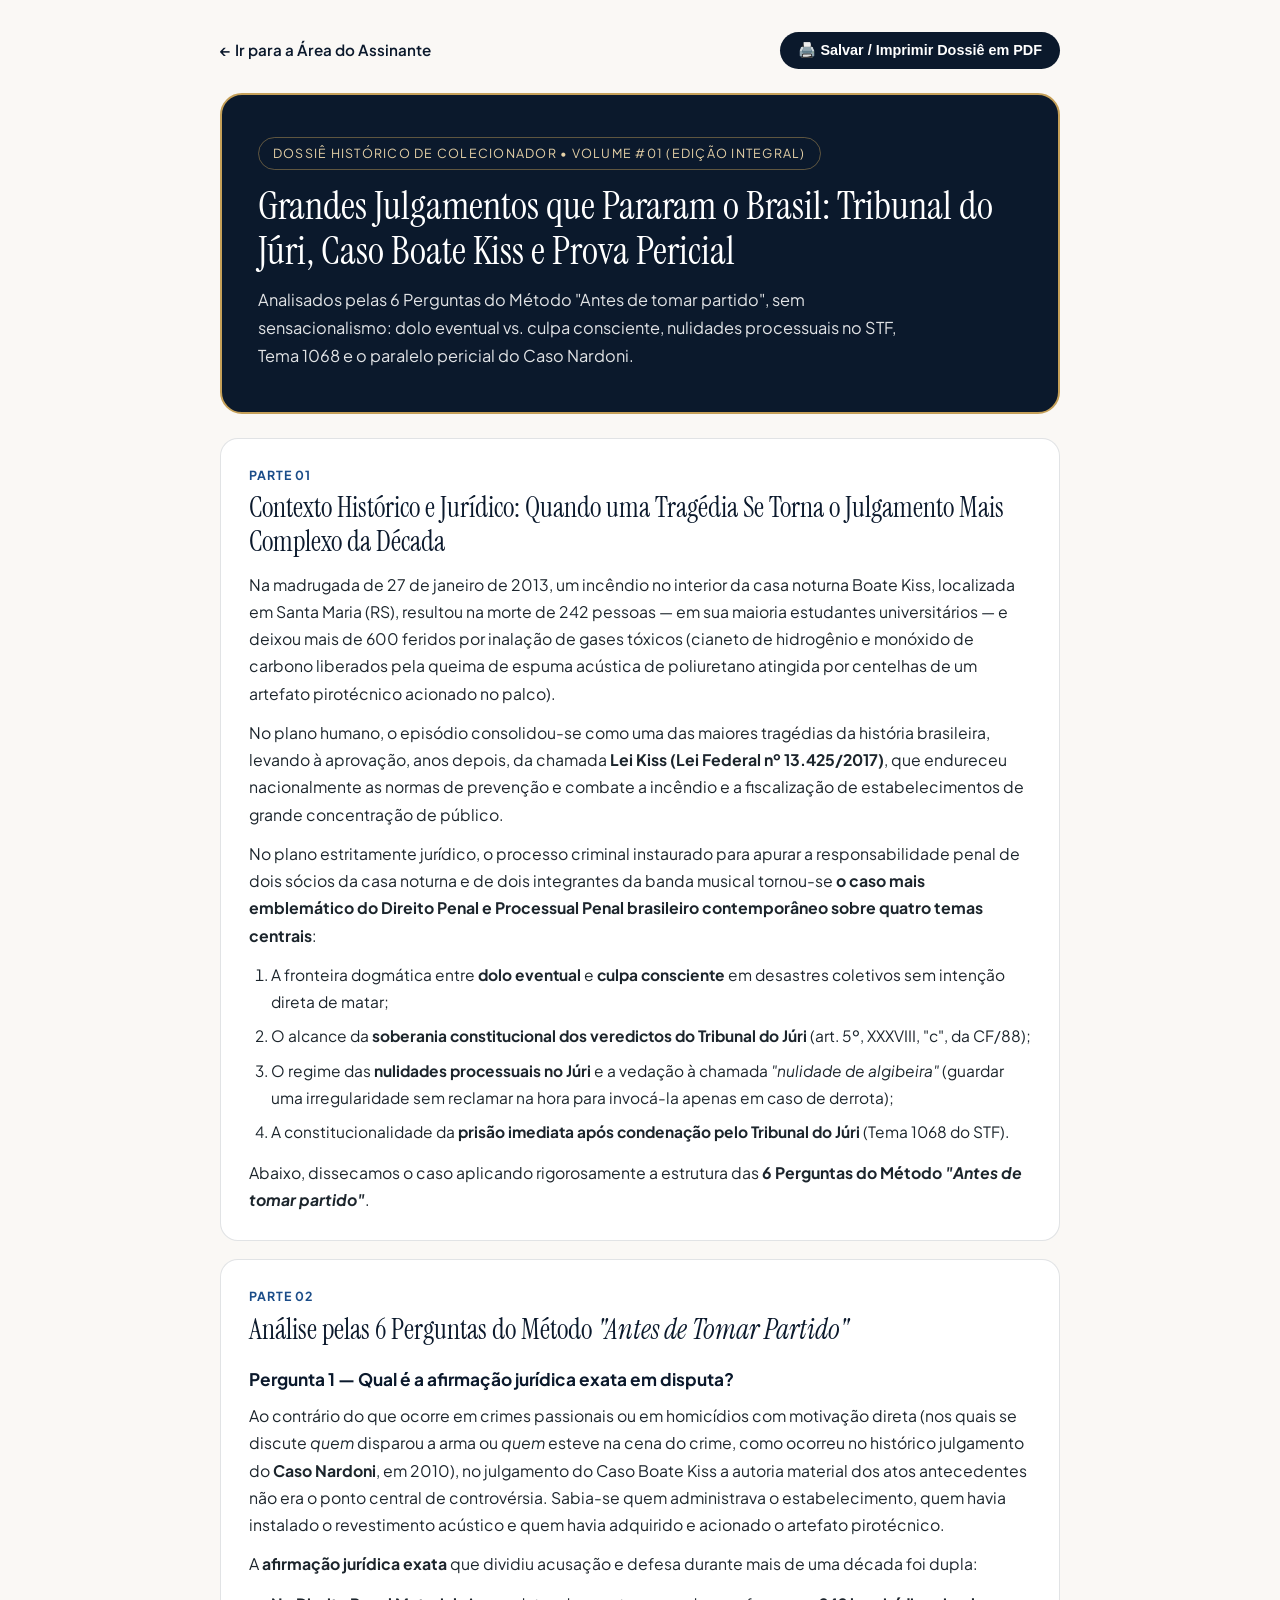
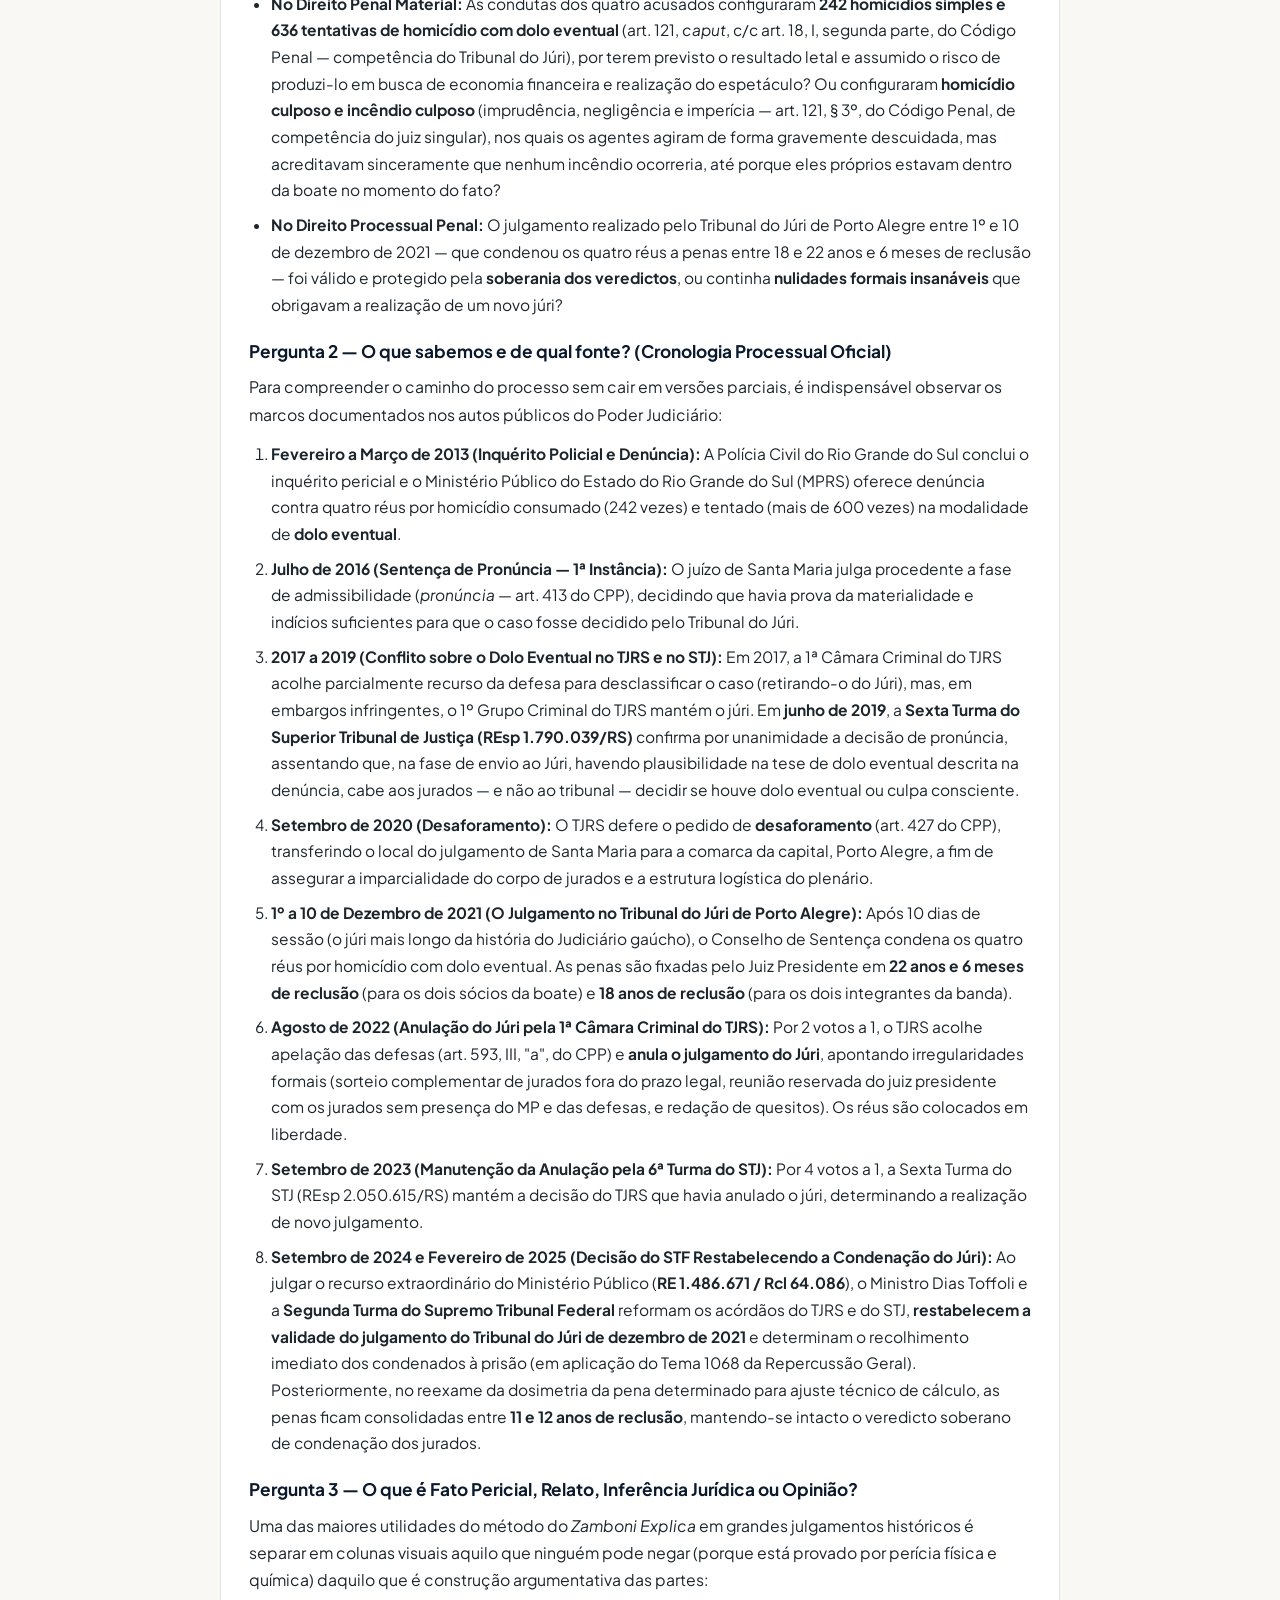
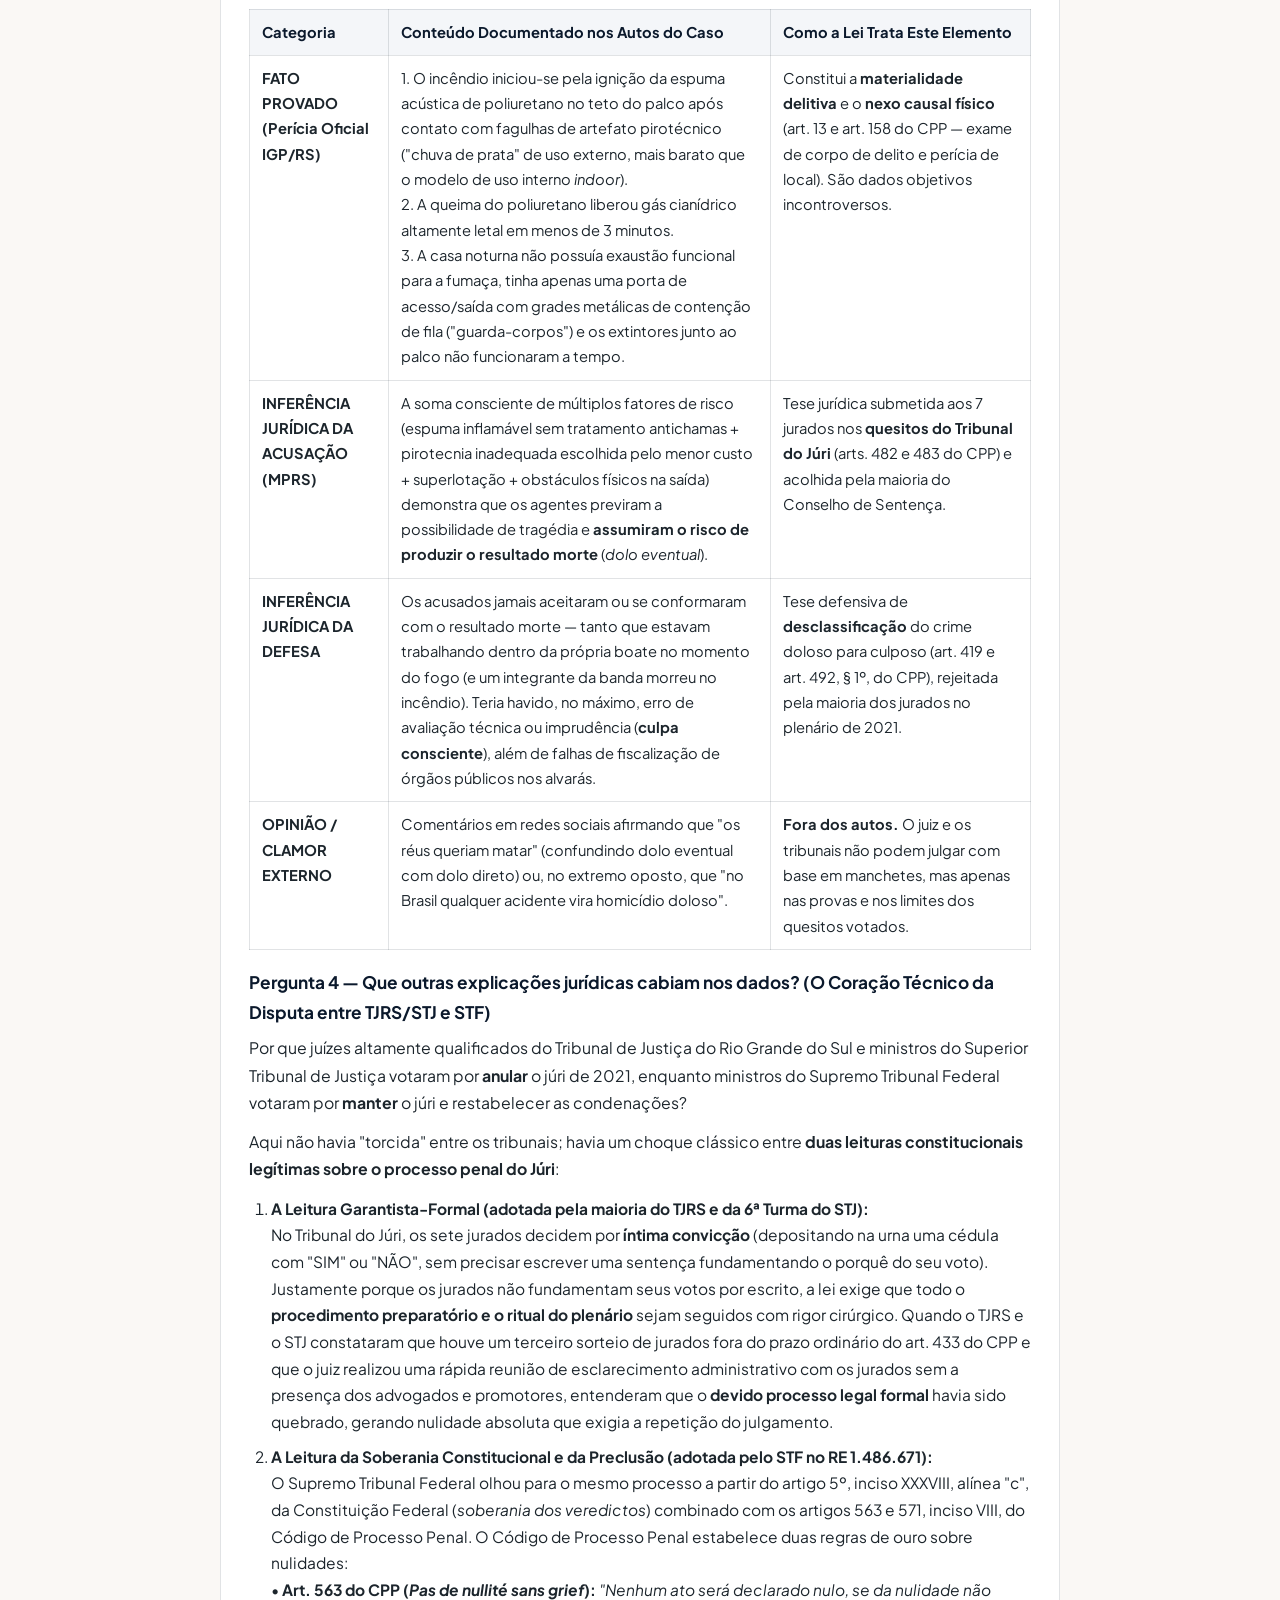
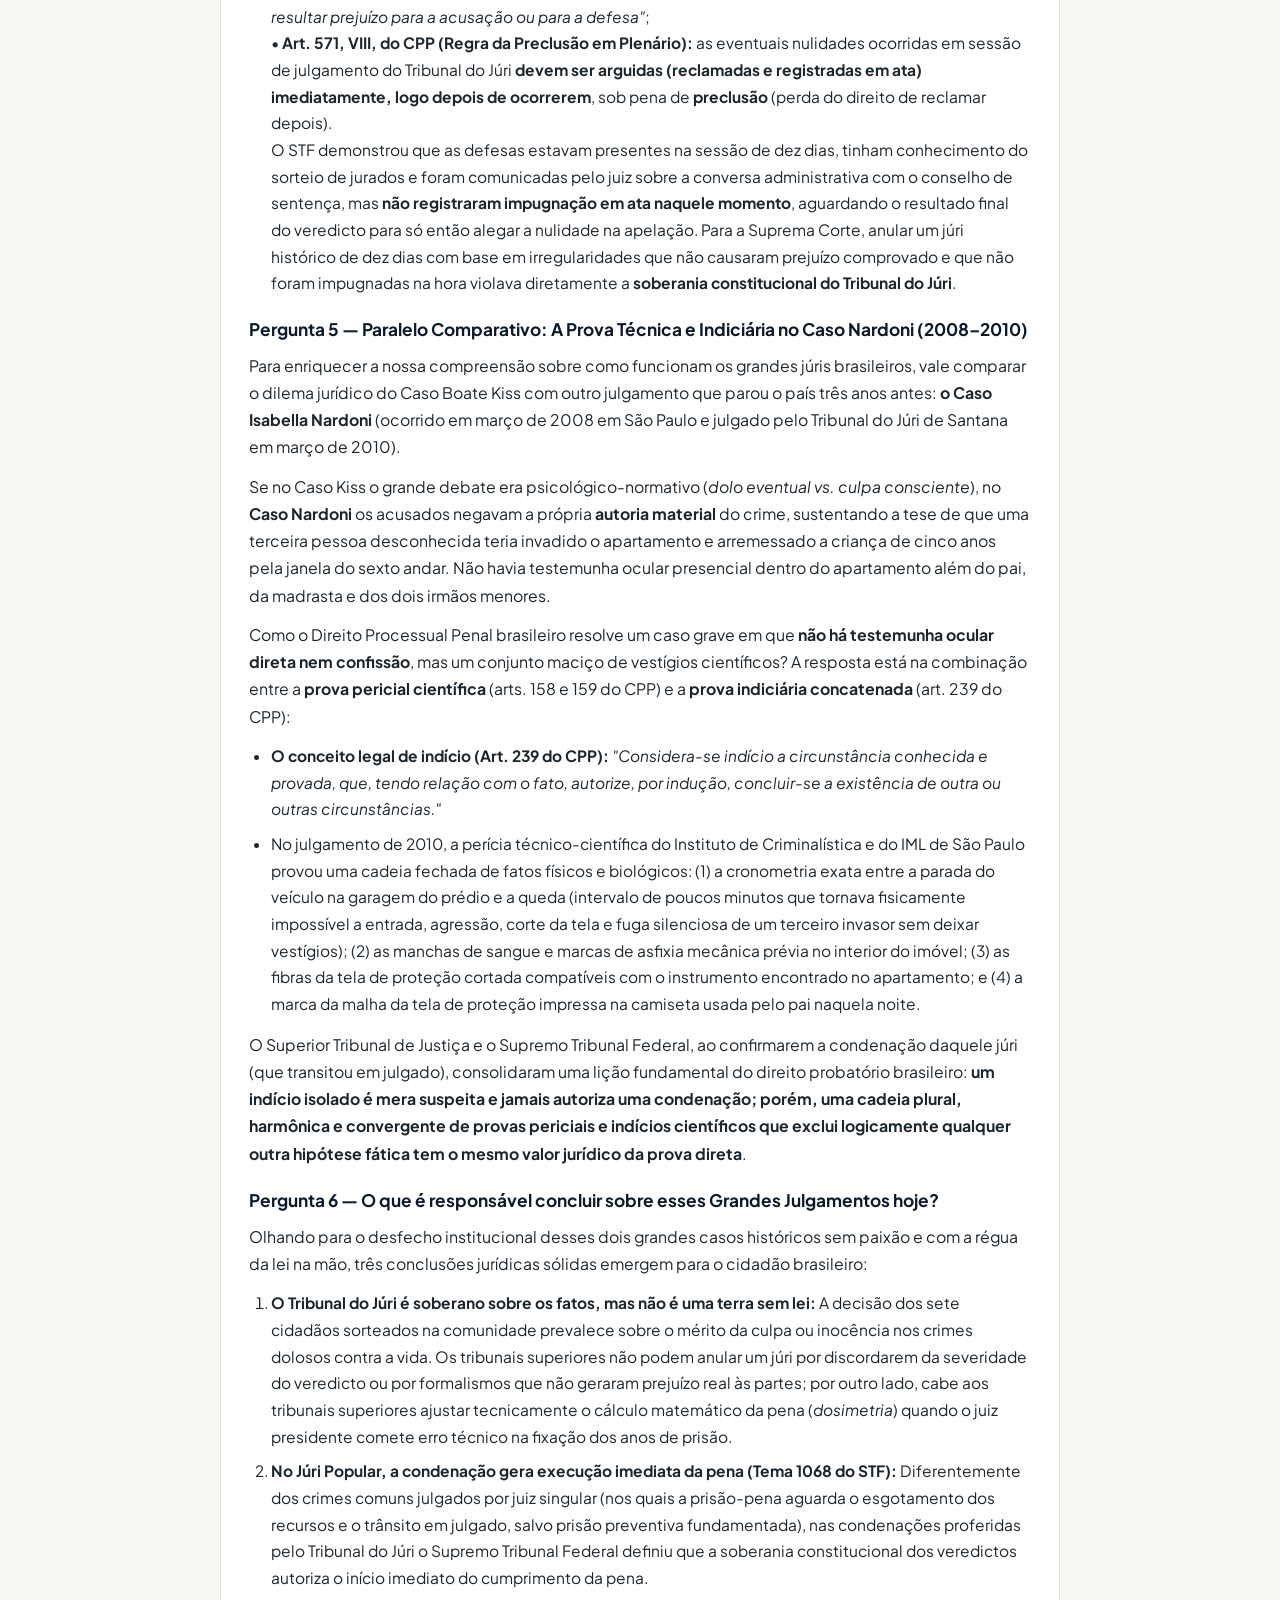
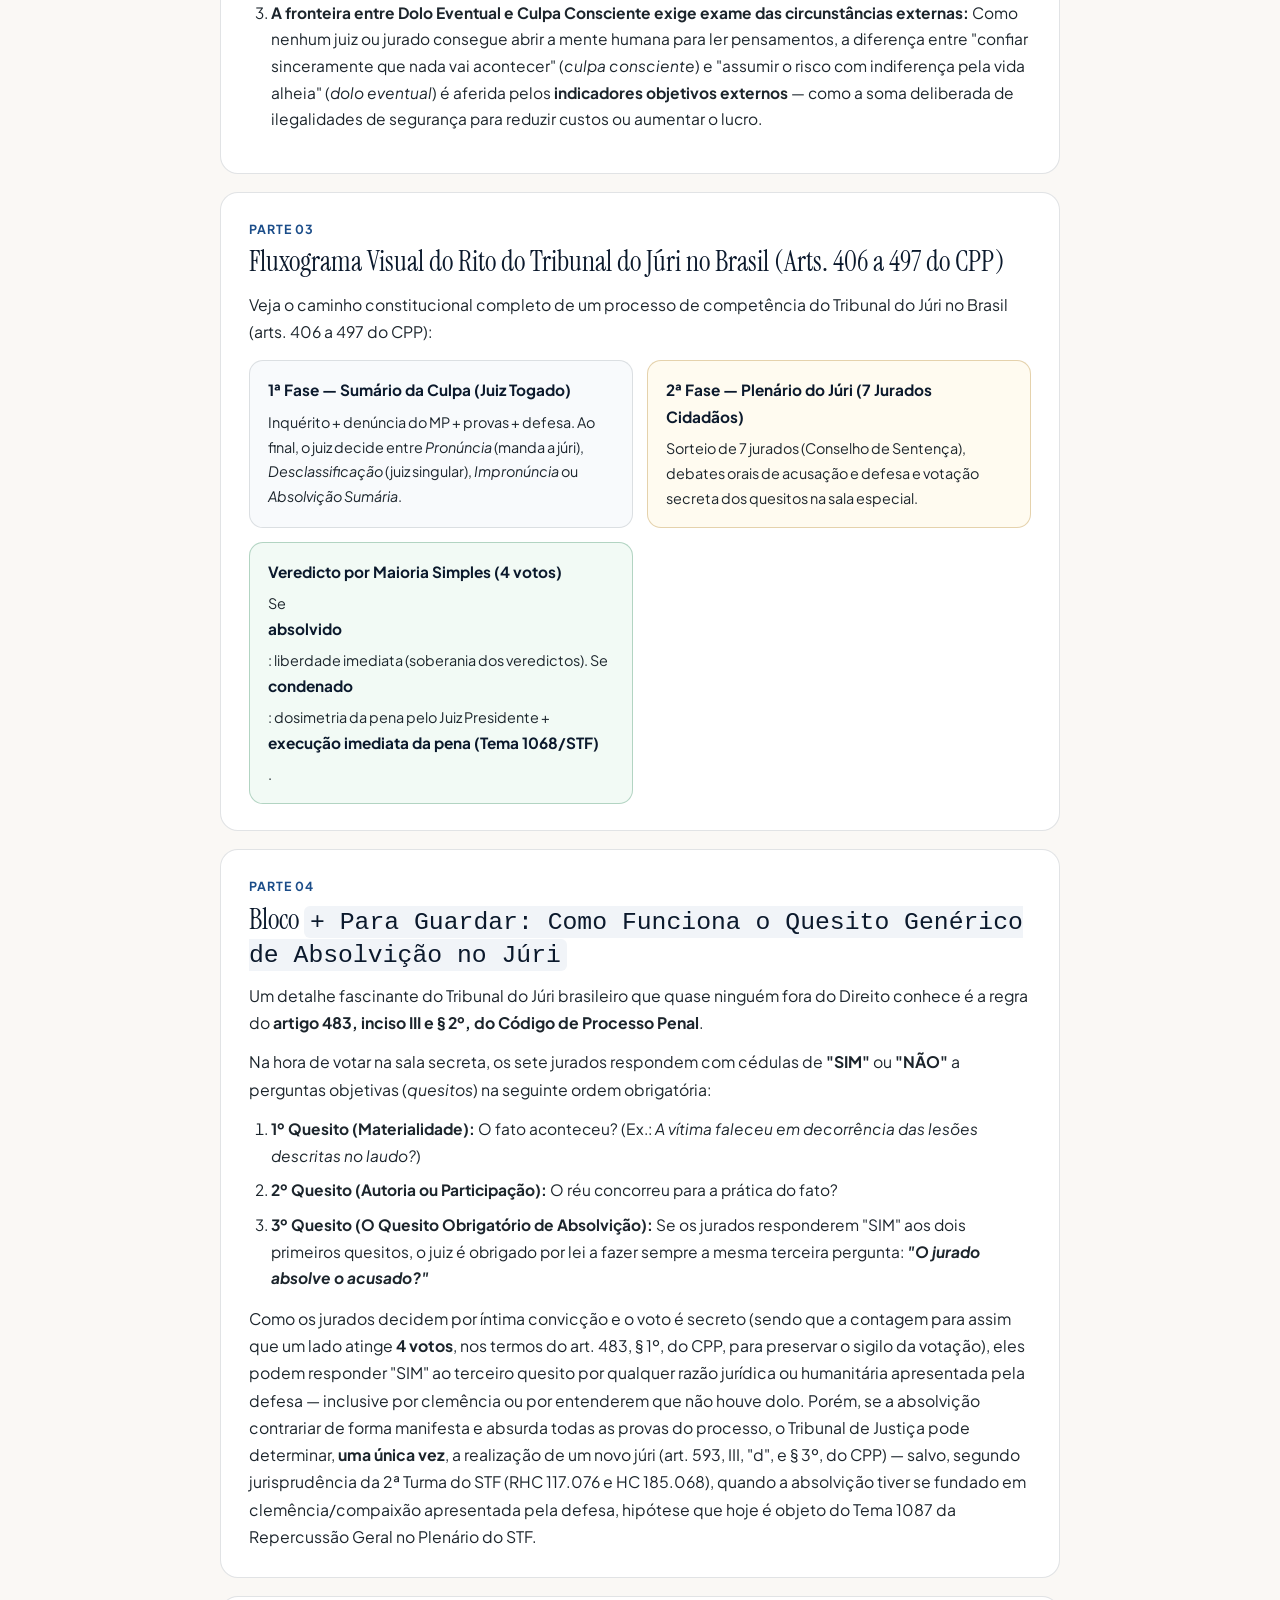
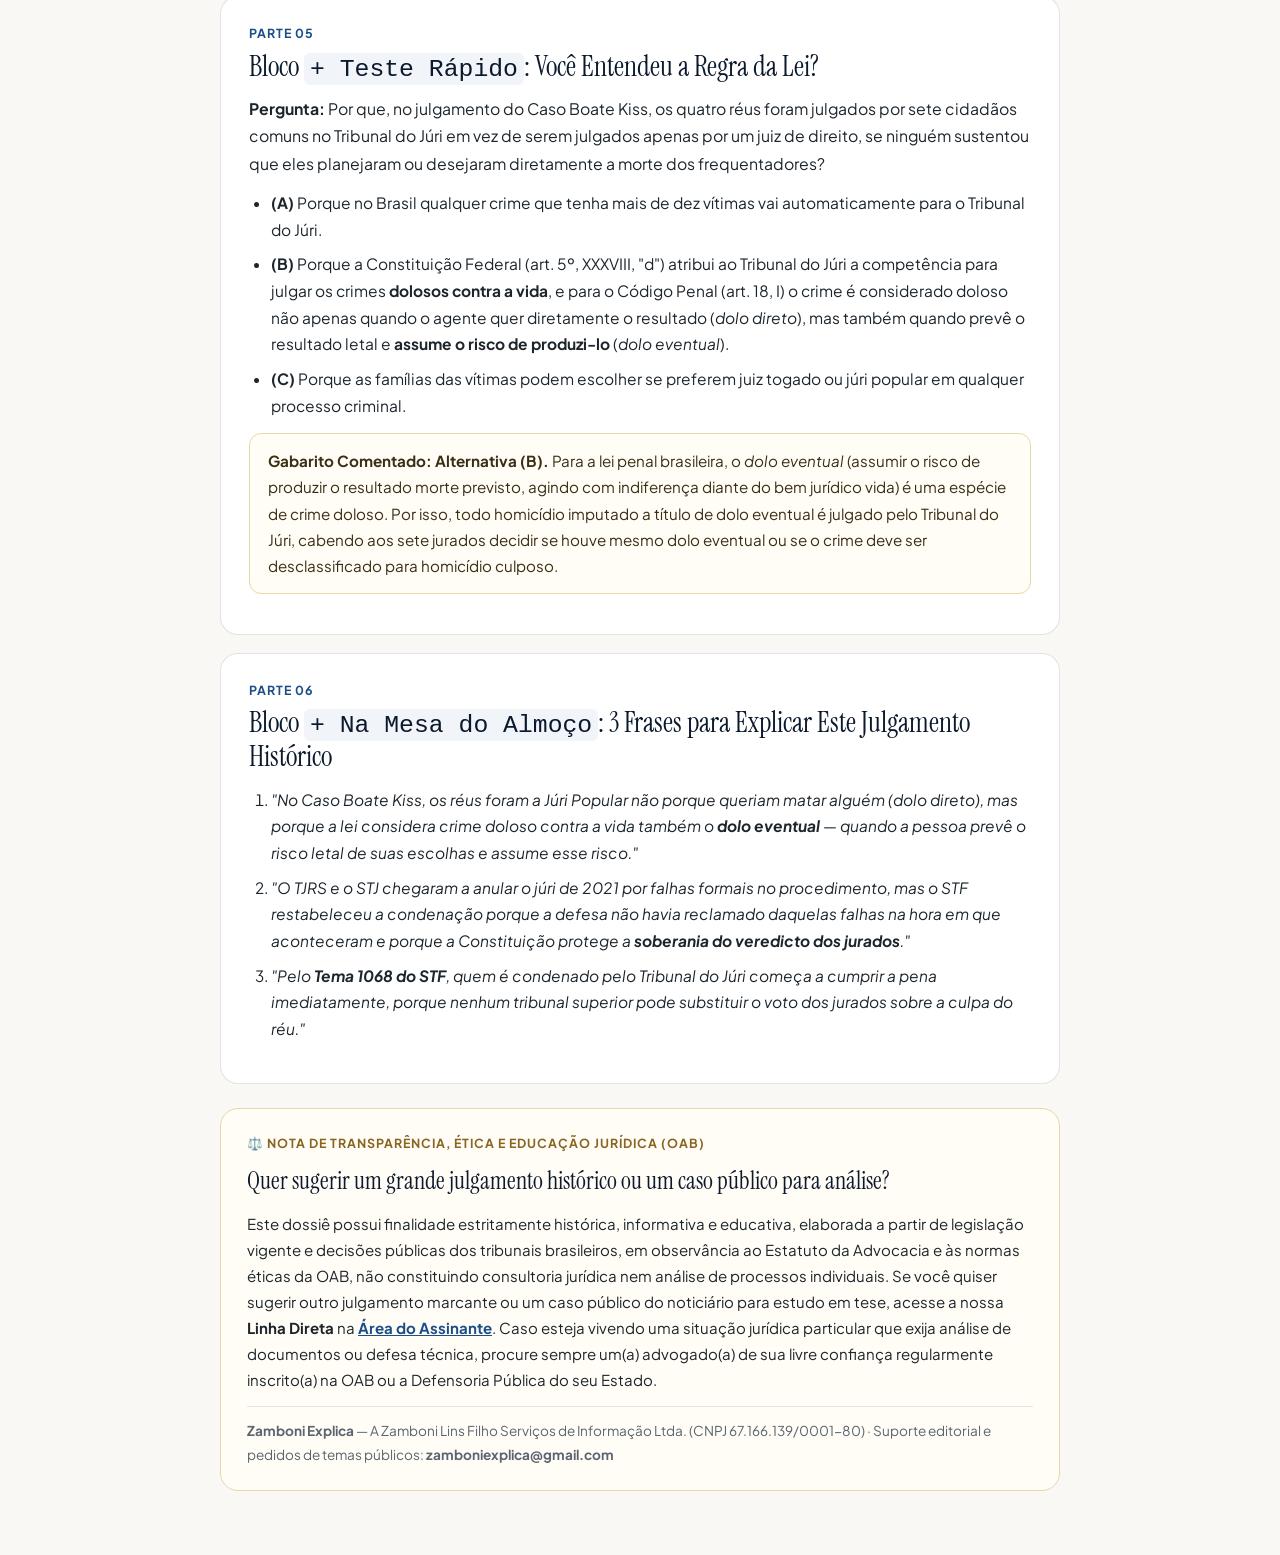
<file: dossie-historico-01.html>
<!DOCTYPE html>
<html lang="pt-BR">
<head>
  <meta charset="UTF-8" />
  <meta name="viewport" content="width=device-width, initial-scale=1.0" />
  <meta name="robots" content="noindex, nofollow, noarchive" />
  <title>Dossiê Histórico #01: Grandes Julgamentos no Tribunal do Júri — Zamboni Explica</title>
  <link rel="preconnect" href="https://fonts.googleapis.com">
  <link rel="preconnect" href="https://fonts.gstatic.com" crossorigin>
  <link href="https://fonts.googleapis.com/css2?family=Instrument+Serif:ital@0;1&family=Plus+Jakarta+Sans:wght@400;500;600;700&display=swap" rel="stylesheet">
  <style>
    :root {
      --navy: #0B192C;
      --gold: #C5A059;
      --paper: #FAF8F5;
      --ink: #1C252C;
      --muted: #5A6570;
      --border: rgba(11, 25, 44, 0.12);
      --blue: #1B4D89;
    }
    * { box-sizing: border-box; margin: 0; padding: 0; }
    body {
      font-family: 'Plus Jakarta Sans', -apple-system, BlinkMacSystemFont, sans-serif;
      background: var(--paper);
      color: var(--ink);
      line-height: 1.72;
      padding: 32px 16px 64px;
    }
    .container { max-width: 840px; margin: 0 auto; }
    .top-bar {
      display: flex;
      justify-content: space-between;
      align-items: center;
      margin-bottom: 24px;
      flex-wrap: wrap;
      gap: 12px;
    }
    .top-bar a { color: var(--navy); text-decoration: none; font-weight: 600; font-size: 0.95rem; }
    .btn-print {
      background: var(--navy);
      color: #fff;
      border: none;
      padding: 10px 18px;
      border-radius: 999px;
      font-weight: 600;
      cursor: pointer;
      font-size: 0.9rem;
    }
    .cover {
      background: var(--navy);
      color: #fff;
      border-radius: 22px;
      padding: 42px 36px;
      border: 2px solid var(--gold);
      margin-bottom: 24px;
    }
    .cover .badge {
      display: inline-block;
      color: #E5D1A7;
      border: 1px solid rgba(197, 160, 89, 0.45);
      padding: 5px 14px;
      border-radius: 999px;
      font-size: 0.78rem;
      letter-spacing: 0.1em;
      text-transform: uppercase;
      margin-bottom: 14px;
    }
    .cover h1 {
      font-family: 'Instrument Serif', Georgia, serif;
      font-size: 2.45rem;
      font-weight: 400;
      line-height: 1.14;
      margin-bottom: 12px;
    }
    .cover p {
      color: rgba(255, 255, 255, 0.88);
      font-size: 1.02rem;
      max-width: 680px;
    }
    .audio-card {
      background: #fff;
      border: 1.5px solid rgba(197, 160, 89, 0.55);
      border-radius: 18px;
      padding: 22px 26px;
      margin-bottom: 24px;
      box-shadow: 0 6px 20px rgba(11, 25, 44, 0.05);
    }
    .audio-card .kicker {
      font-size: 0.78rem;
      font-weight: 700;
      text-transform: uppercase;
      letter-spacing: 0.08em;
      color: #8A6421;
      display: block;
      margin-bottom: 6px;
    }
    .audio-card h2 {
      font-size: 1.15rem;
      color: var(--navy);
      margin-bottom: 6px;
    }
    .audio-card p {
      font-size: 0.94rem;
      color: var(--muted);
      margin-bottom: 14px;
    }
    .audio-card audio { width: 100%; height: 42px; }
    .search-box {
      width: 100%;
      padding: 14px 18px;
      border-radius: 14px;
      border: 1px solid var(--border);
      background: #fff;
      font-size: 0.98rem;
      font-family: inherit;
      margin-bottom: 20px;
      outline: none;
    }
    .search-box:focus { border-color: var(--blue); box-shadow: 0 0 0 3px rgba(27, 77, 137, 0.12); }
    .card-block {
      background: #fff;
      border: 1px solid var(--border);
      border-radius: 18px;
      padding: 26px 28px;
      margin-bottom: 18px;
      page-break-inside: avoid;
    }
    .card-block .kicker {
      font-size: 0.78rem;
      font-weight: 700;
      text-transform: uppercase;
      letter-spacing: 0.08em;
      color: var(--blue);
      display: block;
      margin-bottom: 6px;
    }
    .card-block h2 {
      font-family: 'Instrument Serif', Georgia, serif;
      font-size: 1.72rem;
      font-weight: 400;
      color: var(--navy);
      margin-bottom: 12px;
      line-height: 1.22;
    }
    .card-block h3 {
      font-size: 1.08rem;
      color: var(--navy);
      margin: 18px 0 8px;
    }
    .card-block p {
      font-size: 0.99rem;
      color: var(--ink);
      margin-bottom: 12px;
    }
    .card-block p:last-child { margin-bottom: 0; }
    .card-block ul, .card-block ol {
      margin: 10px 0 14px 22px;
    }
    .card-block li {
      font-size: 0.97rem;
      margin-bottom: 8px;
    }
    .lunch-box {
      margin-top: 14px;
      background: #F4F7FB;
      border-left: 4px solid var(--blue);
      padding: 12px 16px;
      border-radius: 0 10px 10px 0;
      font-size: 0.94rem;
      color: var(--navy);
    }
    .callout {
      background: #FFFDF6;
      border: 1px solid #E6D8A8;
      border-radius: 12px;
      padding: 14px 18px;
      margin: 14px 0;
      font-size: 0.95rem;
      color: #3A2E14;
    }
    .table-wrap { overflow-x: auto; margin: 14px 0; }
    table { width: 100%; border-collapse: collapse; font-size: 0.92rem; }
    th, td {
      border: 1px solid var(--border);
      padding: 10px 12px;
      text-align: left;
      vertical-align: top;
    }
    th { background: #F4F6F9; color: var(--navy); font-weight: 700; }
    .flow-grid {
      display: grid;
      grid-template-columns: repeat(auto-fit, minmax(260px, 1fr));
      gap: 14px;
      margin-top: 14px;
    }
    .flow-box {
      background: #F8FAFC;
      border: 1px solid var(--border);
      border-radius: 14px;
      padding: 16px 18px;
    }
    .flow-box.accent-green { background: #F2FAF5; border-color: rgba(31, 122, 76, 0.3); }
    .flow-box.accent-amber { background: #FFFBF0; border-color: rgba(197, 160, 89, 0.45); }
    .flow-box strong { display: block; color: var(--navy); margin-bottom: 6px; font-size: 0.96rem; }
    .flow-box p { font-size: 0.9rem; margin-bottom: 0; }
    .oab-footer {
      background: #FFFDF6;
      border: 1px solid #E6D8A8;
      border-radius: 18px;
      padding: 24px 26px;
      margin-top: 24px;
    }
    .oab-footer .kicker {
      font-size: 0.78rem;
      font-weight: 700;
      text-transform: uppercase;
      letter-spacing: 0.08em;
      color: #8A6421;
      display: block;
      margin-bottom: 6px;
    }
    .oab-footer h2 {
      font-family: 'Instrument Serif', Georgia, serif;
      font-size: 1.5rem;
      font-weight: 400;
      color: var(--navy);
      margin-bottom: 10px;
    }
    .oab-footer p { font-size: 0.94rem; color: var(--ink); margin-bottom: 10px; }
    .oab-footer p:last-child { margin-bottom: 0; }
    .oab-meta {
      margin-top: 14px;
      padding-top: 12px;
      border-top: 1px solid rgba(11, 25, 44, 0.1);
      font-size: 0.85rem;
      color: var(--muted);
    }
    code {
      background: #F1F4F8;
      padding: 2px 6px;
      border-radius: 6px;
      font-size: 0.9em;
    }
    @media print {
      .top-bar, .search-box, .audio-card { display: none !important; }
      body { background: #fff; padding: 0; }
    }
  </style>
</head>
<body>
  <div class="container">
    <div class="top-bar">
      <a href="area-assinante.html">← Ir para a Área do Assinante</a>
      <button class="btn-print" onclick="window.print()">🖨️ Salvar / Imprimir Dossiê em PDF</button>
    </div>

    <div class="cover">
      <span class="badge">Dossiê Histórico de Colecionador • Volume #01 (Edição Integral)</span>
      <h1>Grandes Julgamentos que Pararam o Brasil: Tribunal do Júri, Caso Boate Kiss e Prova Pericial</h1>
      <p>Analisados pelas 6 Perguntas do Método "Antes de tomar partido", sem sensacionalismo: dolo eventual vs. culpa consciente, nulidades processuais no STF, Tema 1068 e o paralelo pericial do Caso Nardoni.</p>
    </div>

    <article class="card-block">
      <span class="kicker">Parte 01</span>
      <h2>Contexto Histórico e Jurídico: Quando uma Tragédia Se Torna o Julgamento Mais Complexo da Década</h2>
      <p>Na madrugada de 27 de janeiro de 2013, um incêndio no interior da casa noturna Boate Kiss, localizada em Santa Maria (RS), resultou na morte de 242 pessoas — em sua maioria estudantes universitários — e deixou mais de 600 feridos por inalação de gases tóxicos (cianeto de hidrogênio e monóxido de carbono liberados pela queima de espuma acústica de poliuretano atingida por centelhas de um artefato pirotécnico acionado no palco).</p>
      <p>No plano humano, o episódio consolidou-se como uma das maiores tragédias da história brasileira, levando à aprovação, anos depois, da chamada <strong>Lei Kiss (Lei Federal nº 13.425/2017)</strong>, que endureceu nacionalmente as normas de prevenção e combate a incêndio e a fiscalização de estabelecimentos de grande concentração de público.</p>
      <p>No plano estritamente jurídico, o processo criminal instaurado para apurar a responsabilidade penal de dois sócios da casa noturna e de dois integrantes da banda musical tornou-se <strong>o caso mais emblemático do Direito Penal e Processual Penal brasileiro contemporâneo sobre quatro temas centrais</strong>:</p>
      <ol><li>A fronteira dogmática entre <strong>dolo eventual</strong> e <strong>culpa consciente</strong> em desastres coletivos sem intenção direta de matar;</li><li>O alcance da <strong>soberania constitucional dos veredictos do Tribunal do Júri</strong> (art. 5º, XXXVIII, &quot;c&quot;, da CF/88);</li><li>O regime das <strong>nulidades processuais no Júri</strong> e a vedação à chamada <em>&quot;nulidade de algibeira&quot;</em> (guardar uma irregularidade sem reclamar na hora para invocá-la apenas em caso de derrota);</li><li>A constitucionalidade da <strong>prisão imediata após condenação pelo Tribunal do Júri</strong> (Tema 1068 do STF).</li></ol>
      <p>Abaixo, dissecamos o caso aplicando rigorosamente a estrutura das <strong>6 Perguntas do Método <em>&quot;Antes de tomar partido&quot;</strong></em>.</p>
    </article>
    <article class="card-block">
      <span class="kicker">Parte 02</span>
      <h2>Análise pelas 6 Perguntas do Método <em>&quot;Antes de Tomar Partido&quot;</em></h2>
      <h3>Pergunta 1 — Qual é a afirmação jurídica exata em disputa?</h3>
      <p>Ao contrário do que ocorre em crimes passionais ou em homicídios com motivação direta (nos quais se discute <em>quem</em> disparou a arma ou <em>quem</em> esteve na cena do crime, como ocorreu no histórico julgamento do <strong>Caso Nardoni</strong>, em 2010), no julgamento do Caso Boate Kiss a autoria material dos atos antecedentes não era o ponto central de controvérsia. Sabia-se quem administrava o estabelecimento, quem havia instalado o revestimento acústico e quem havia adquirido e acionado o artefato pirotécnico.</p>
      <p>A <strong>afirmação jurídica exata</strong> que dividiu acusação e defesa durante mais de uma década foi dupla:</p>
      <ul><li><strong>No Direito Penal Material:</strong> As condutas dos quatro acusados configuraram <strong>242 homicídios simples e 636 tentativas de homicídio com dolo eventual</strong> (art. 121, <em>caput</em>, c/c art. 18, I, segunda parte, do Código Penal — competência do Tribunal do Júri), por terem previsto o resultado letal e assumido o risco de produzi-lo em busca de economia financeira e realização do espetáculo? Ou configuraram <strong>homicídio culposo e incêndio culposo</strong> (imprudência, negligência e imperícia — art. 121, § 3º, do Código Penal, de competência do juiz singular), nos quais os agentes agiram de forma gravemente descuidada, mas acreditavam sinceramente que nenhum incêndio ocorreria, até porque eles próprios estavam dentro da boate no momento do fato?</li><li><strong>No Direito Processual Penal:</strong> O julgamento realizado pelo Tribunal do Júri de Porto Alegre entre 1º e 10 de dezembro de 2021 — que condenou os quatro réus a penas entre 18 e 22 anos e 6 meses de reclusão — foi válido e protegido pela <strong>soberania dos veredictos</strong>, ou continha <strong>nulidades formais insanáveis</strong> que obrigavam a realização de um novo júri?</li></ul>
      <h3>Pergunta 2 — O que sabemos e de qual fonte? (Cronologia Processual Oficial)</h3>
      <p>Para compreender o caminho do processo sem cair em versões parciais, é indispensável observar os marcos documentados nos autos públicos do Poder Judiciário:</p>
      <ol><li><strong>Fevereiro a Março de 2013 (Inquérito Policial e Denúncia):</strong> A Polícia Civil do Rio Grande do Sul conclui o inquérito pericial e o Ministério Público do Estado do Rio Grande do Sul (MPRS) oferece denúncia contra quatro réus por homicídio consumado (242 vezes) e tentado (mais de 600 vezes) na modalidade de <strong>dolo eventual</strong>.</li><li><strong>Julho de 2016 (Sentença de Pronúncia — 1ª Instância):</strong> O juízo de Santa Maria julga procedente a fase de admissibilidade (<em>pronúncia</em> — art. 413 do CPP), decidindo que havia prova da materialidade e indícios suficientes para que o caso fosse decidido pelo Tribunal do Júri.</li><li><strong>2017 a 2019 (Conflito sobre o Dolo Eventual no TJRS e no STJ):</strong> Em 2017, a 1ª Câmara Criminal do TJRS acolhe parcialmente recurso da defesa para desclassificar o caso (retirando-o do Júri), mas, em embargos infringentes, o 1º Grupo Criminal do TJRS mantém o júri. Em <strong>junho de 2019</strong>, a <strong>Sexta Turma do Superior Tribunal de Justiça (REsp 1.790.039/RS)</strong> confirma por unanimidade a decisão de pronúncia, assentando que, na fase de envio ao Júri, havendo plausibilidade na tese de dolo eventual descrita na denúncia, cabe aos jurados — e não ao tribunal — decidir se houve dolo eventual ou culpa consciente.</li><li><strong>Setembro de 2020 (Desaforamento):</strong> O TJRS defere o pedido de <strong>desaforamento</strong> (art. 427 do CPP), transferindo o local do julgamento de Santa Maria para a comarca da capital, Porto Alegre, a fim de assegurar a imparcialidade do corpo de jurados e a estrutura logística do plenário.</li><li><strong>1º a 10 de Dezembro de 2021 (O Julgamento no Tribunal do Júri de Porto Alegre):</strong> Após 10 dias de sessão (o júri mais longo da história do Judiciário gaúcho), o Conselho de Sentença condena os quatro réus por homicídio com dolo eventual. As penas são fixadas pelo Juiz Presidente em <strong>22 anos e 6 meses de reclusão</strong> (para os dois sócios da boate) e <strong>18 anos de reclusão</strong> (para os dois integrantes da banda).</li><li><strong>Agosto de 2022 (Anulação do Júri pela 1ª Câmara Criminal do TJRS):</strong> Por 2 votos a 1, o TJRS acolhe apelação das defesas (art. 593, III, &quot;a&quot;, do CPP) e <strong>anula o julgamento do Júri</strong>, apontando irregularidades formais (sorteio complementar de jurados fora do prazo legal, reunião reservada do juiz presidente com os jurados sem presença do MP e das defesas, e redação de quesitos). Os réus são colocados em liberdade.</li><li><strong>Setembro de 2023 (Manutenção da Anulação pela 6ª Turma do STJ):</strong> Por 4 votos a 1, a Sexta Turma do STJ (REsp 2.050.615/RS) mantém a decisão do TJRS que havia anulado o júri, determinando a realização de novo julgamento.</li><li><strong>Setembro de 2024 e Fevereiro de 2025 (Decisão do STF Restabelecendo a Condenação do Júri):</strong> Ao julgar o recurso extraordinário do Ministério Público (<strong>RE 1.486.671 / Rcl 64.086</strong>), o Ministro Dias Toffoli e a <strong>Segunda Turma do Supremo Tribunal Federal</strong> reformam os acórdãos do TJRS e do STJ, <strong>restabelecem a validade do julgamento do Tribunal do Júri de dezembro de 2021</strong> e determinam o recolhimento imediato dos condenados à prisão (em aplicação do Tema 1068 da Repercussão Geral). Posteriormente, no reexame da dosimetria da pena determinado para ajuste técnico de cálculo, as penas ficam consolidadas entre <strong>11 e 12 anos de reclusão</strong>, mantendo-se intacto o veredicto soberano de condenação dos jurados.</li></ol>
      <h3>Pergunta 3 — O que é Fato Pericial, Relato, Inferência Jurídica ou Opinião?</h3>
      <p>Uma das maiores utilidades do método do <em>Zamboni Explica</em> em grandes julgamentos históricos é separar em colunas visuais aquilo que ninguém pode negar (porque está provado por perícia física e química) daquilo que é construção argumentativa das partes:</p>
      <div class="table-wrap"><table><thead><tr><th>Categoria</th><th>Conteúdo Documentado nos Autos do Caso</th><th>Como a Lei Trata Este Elemento</th></tr></thead><tbody><tr><td><strong>FATO PROVADO (Perícia Oficial IGP/RS)</strong></td><td>1. O incêndio iniciou-se pela ignição da espuma acústica de poliuretano no teto do palco após contato com fagulhas de artefato pirotécnico (&quot;chuva de prata&quot; de uso externo, mais barato que o modelo de uso interno <em>indoor</em>).<br>2. A queima do poliuretano liberou gás cianídrico altamente letal em menos de 3 minutos.<br>3. A casa noturna não possuía exaustão funcional para a fumaça, tinha apenas uma porta de acesso/saída com grades metálicas de contenção de fila (&quot;guarda-corpos&quot;) e os extintores junto ao palco não funcionaram a tempo.</td><td>Constitui a <strong>materialidade delitiva</strong> e o <strong>nexo causal físico</strong> (art. 13 e art. 158 do CPP — exame de corpo de delito e perícia de local). São dados objetivos incontroversos.</td></tr><tr><td><strong>INFERÊNCIA JURÍDICA DA ACUSAÇÃO (MPRS)</strong></td><td>A soma consciente de múltiplos fatores de risco (espuma inflamável sem tratamento antichamas + pirotecnia inadequada escolhida pelo menor custo + superlotação + obstáculos físicos na saída) demonstra que os agentes previram a possibilidade de tragédia e <strong>assumiram o risco de produzir o resultado morte</strong> (<em>dolo eventual</em>).</td><td>Tese jurídica submetida aos 7 jurados nos <strong>quesitos do Tribunal do Júri</strong> (arts. 482 e 483 do CPP) e acolhida pela maioria do Conselho de Sentença.</td></tr><tr><td><strong>INFERÊNCIA JURÍDICA DA DEFESA</strong></td><td>Os acusados jamais aceitaram ou se conformaram com o resultado morte — tanto que estavam trabalhando dentro da própria boate no momento do fogo (e um integrante da banda morreu no incêndio). Teria havido, no máximo, erro de avaliação técnica ou imprudência (<strong>culpa consciente</strong>), além de falhas de fiscalização de órgãos públicos nos alvarás.</td><td>Tese defensiva de <strong>desclassificação</strong> do crime doloso para culposo (art. 419 e art. 492, § 1º, do CPP), rejeitada pela maioria dos jurados no plenário de 2021.</td></tr><tr><td><strong>OPINIÃO / CLAMOR EXTERNO</strong></td><td>Comentários em redes sociais afirmando que &quot;os réus queriam matar&quot; (confundindo dolo eventual com dolo direto) ou, no extremo oposto, que &quot;no Brasil qualquer acidente vira homicídio doloso&quot;.</td><td><strong>Fora dos autos.</strong> O juiz e os tribunais não podem julgar com base em manchetes, mas apenas nas provas e nos limites dos quesitos votados.</td></tr></tbody></table></div>
      <h3>Pergunta 4 — Que outras explicações jurídicas cabiam nos dados? (O Coração Técnico da Disputa entre TJRS/STJ e STF)</h3>
      <p>Por que juízes altamente qualificados do Tribunal de Justiça do Rio Grande do Sul e ministros do Superior Tribunal de Justiça votaram por <strong>anular</strong> o júri de 2021, enquanto ministros do Supremo Tribunal Federal votaram por <strong>manter</strong> o júri e restabelecer as condenações?</p>
      <p>Aqui não havia &quot;torcida&quot; entre os tribunais; havia um choque clássico entre <strong>duas leituras constitucionais legítimas sobre o processo penal do Júri</strong>:</p>
      <ol><li><strong>A Leitura Garantista-Formal (adotada pela maioria do TJRS e da 6ª Turma do STJ):</strong><br>No Tribunal do Júri, os sete jurados decidem por <strong>íntima convicção</strong> (depositando na urna uma cédula com &quot;SIM&quot; ou &quot;NÃO&quot;, sem precisar escrever uma sentença fundamentando o porquê do seu voto). Justamente porque os jurados não fundamentam seus votos por escrito, a lei exige que todo o <strong>procedimento preparatório e o ritual do plenário</strong> sejam seguidos com rigor cirúrgico. Quando o TJRS e o STJ constataram que houve um terceiro sorteio de jurados fora do prazo ordinário do art. 433 do CPP e que o juiz realizou uma rápida reunião de esclarecimento administrativo com os jurados sem a presença dos advogados e promotores, entenderam que o <strong>devido processo legal formal</strong> havia sido quebrado, gerando nulidade absoluta que exigia a repetição do julgamento.</li><li><strong>A Leitura da Soberania Constitucional e da Preclusão (adotada pelo STF no RE 1.486.671):</strong><br>O Supremo Tribunal Federal olhou para o mesmo processo a partir do artigo 5º, inciso XXXVIII, alínea &quot;c&quot;, da Constituição Federal (<em>soberania dos veredictos</em>) combinado com os artigos 563 e 571, inciso VIII, do Código de Processo Penal. O Código de Processo Penal estabelece duas regras de ouro sobre nulidades:<br>• <strong>Art. 563 do CPP (<em>Pas de nullité sans grief</em>):</strong> <em>&quot;Nenhum ato será declarado nulo, se da nulidade não resultar prejuízo para a acusação ou para a defesa&quot;</em>;<br>• <strong>Art. 571, VIII, do CPP (Regra da Preclusão em Plenário):</strong> as eventuais nulidades ocorridas em sessão de julgamento do Tribunal do Júri <strong>devem ser arguidas (reclamadas e registradas em ata) imediatamente, logo depois de ocorrerem</strong>, sob pena de <strong>preclusão</strong> (perda do direito de reclamar depois).<br>O STF demonstrou que as defesas estavam presentes na sessão de dez dias, tinham conhecimento do sorteio de jurados e foram comunicadas pelo juiz sobre a conversa administrativa com o conselho de sentença, mas <strong>não registraram impugnação em ata naquele momento</strong>, aguardando o resultado final do veredicto para só então alegar a nulidade na apelação. Para a Suprema Corte, anular um júri histórico de dez dias com base em irregularidades que não causaram prejuízo comprovado e que não foram impugnadas na hora violava diretamente a <strong>soberania constitucional do Tribunal do Júri</strong>.</li></ol>
      <h3>Pergunta 5 — Paralelo Comparativo: A Prova Técnica e Indiciária no Caso Nardoni (2008–2010)</h3>
      <p>Para enriquecer a nossa compreensão sobre como funcionam os grandes júris brasileiros, vale comparar o dilema jurídico do Caso Boate Kiss com outro julgamento que parou o país três anos antes: <strong>o Caso Isabella Nardoni</strong> (ocorrido em março de 2008 em São Paulo e julgado pelo Tribunal do Júri de Santana em março de 2010).</p>
      <p>Se no Caso Kiss o grande debate era psicológico-normativo (<em>dolo eventual vs. culpa consciente</em>), no <strong>Caso Nardoni</strong> os acusados negavam a própria <strong>autoria material</strong> do crime, sustentando a tese de que uma terceira pessoa desconhecida teria invadido o apartamento e arremessado a criança de cinco anos pela janela do sexto andar. Não havia testemunha ocular presencial dentro do apartamento além do pai, da madrasta e dos dois irmãos menores.</p>
      <p>Como o Direito Processual Penal brasileiro resolve um caso grave em que <strong>não há testemunha ocular direta nem confissão</strong>, mas um conjunto maciço de vestígios científicos? A resposta está na combinação entre a <strong>prova pericial científica</strong> (arts. 158 e 159 do CPP) e a <strong>prova indiciária concatenada</strong> (art. 239 do CPP):</p>
      <ul><li><strong>O conceito legal de indício (Art. 239 do CPP):</strong> <em>&quot;Considera-se indício a circunstância conhecida e provada, que, tendo relação com o fato, autorize, por indução, concluir-se a existência de outra ou outras circunstâncias.&quot;</em></li><li>No julgamento de 2010, a perícia técnico-científica do Instituto de Criminalística e do IML de São Paulo provou uma cadeia fechada de fatos físicos e biológicos: (1) a cronometria exata entre a parada do veículo na garagem do prédio e a queda (intervalo de poucos minutos que tornava fisicamente impossível a entrada, agressão, corte da tela e fuga silenciosa de um terceiro invasor sem deixar vestígios); (2) as manchas de sangue e marcas de asfixia mecânica prévia no interior do imóvel; (3) as fibras da tela de proteção cortada compatíveis com o instrumento encontrado no apartamento; e (4) a marca da malha da tela de proteção impressa na camiseta usada pelo pai naquela noite.</li></ul>
      <p>O Superior Tribunal de Justiça e o Supremo Tribunal Federal, ao confirmarem a condenação daquele júri (que transitou em julgado), consolidaram uma lição fundamental do direito probatório brasileiro: <strong>um indício isolado é mera suspeita e jamais autoriza uma condenação; porém, uma cadeia plural, harmônica e convergente de provas periciais e indícios científicos que exclui logicamente qualquer outra hipótese fática tem o mesmo valor jurídico da prova direta</strong>.</p>
      <h3>Pergunta 6 — O que é responsável concluir sobre esses Grandes Julgamentos hoje?</h3>
      <p>Olhando para o desfecho institucional desses dois grandes casos históricos sem paixão e com a régua da lei na mão, três conclusões jurídicas sólidas emergem para o cidadão brasileiro:</p>
      <ol><li><strong>O Tribunal do Júri é soberano sobre os fatos, mas não é uma terra sem lei:</strong> A decisão dos sete cidadãos sorteados na comunidade prevalece sobre o mérito da culpa ou inocência nos crimes dolosos contra a vida. Os tribunais superiores não podem anular um júri por discordarem da severidade do veredicto ou por formalismos que não geraram prejuízo real às partes; por outro lado, cabe aos tribunais superiores ajustar tecnicamente o cálculo matemático da pena (<em>dosimetria</em>) quando o juiz presidente comete erro técnico na fixação dos anos de prisão.</li><li><strong>No Júri Popular, a condenação gera execução imediata da pena (Tema 1068 do STF):</strong> Diferentemente dos crimes comuns julgados por juiz singular (nos quais a prisão-pena aguarda o esgotamento dos recursos e o trânsito em julgado, salvo prisão preventiva fundamentada), nas condenações proferidas pelo Tribunal do Júri o Supremo Tribunal Federal definiu que a soberania constitucional dos veredictos autoriza o início imediato do cumprimento da pena.</li><li><strong>A fronteira entre Dolo Eventual e Culpa Consciente exige exame das circunstâncias externas:</strong> Como nenhum juiz ou jurado consegue abrir a mente humana para ler pensamentos, a diferença entre &quot;confiar sinceramente que nada vai acontecer&quot; (<em>culpa consciente</em>) e &quot;assumir o risco com indiferença pela vida alheia&quot; (<em>dolo eventual</em>) é aferida pelos <strong>indicadores objetivos externos</strong> — como a soma deliberada de ilegalidades de segurança para reduzir custos ou aumentar o lucro.</li></ol>
    </article>
    <article class="card-block">
      <span class="kicker">Parte 03</span>
      <h2>Fluxograma Visual do Rito do Tribunal do Júri no Brasil (Arts. 406 a 497 do CPP)</h2>
      <p>Veja o caminho constitucional completo de um processo de competência do Tribunal do Júri no Brasil (arts. 406 a 497 do CPP):</p>
      <div class="flow-grid">
        <div class="flow-box">
          <strong>1ª Fase — Sumário da Culpa (Juiz Togado)</strong>
          <p>Inquérito + denúncia do MP + provas + defesa. Ao final, o juiz decide entre <em>Pronúncia</em> (manda a júri), <em>Desclassificação</em> (juiz singular), <em>Impronúncia</em> ou <em>Absolvição Sumária</em>.</p>
        </div>
        <div class="flow-box accent-amber">
          <strong>2ª Fase — Plenário do Júri (7 Jurados Cidadãos)</strong>
          <p>Sorteio de 7 jurados (Conselho de Sentença), debates orais de acusação e defesa e votação secreta dos quesitos na sala especial.</p>
        </div>
        <div class="flow-box accent-green">
          <strong>Veredicto por Maioria Simples (4 votos)</strong>
          <p>Se <strong>absolvido</strong>: liberdade imediata (soberania dos veredictos). Se <strong>condenado</strong>: dosimetria da pena pelo Juiz Presidente + <strong>execução imediata da pena (Tema 1068/STF)</strong>.</p>
        </div>
      </div>
    </article>
    <article class="card-block">
      <span class="kicker">Parte 04</span>
      <h2>Bloco <code>+ Para Guardar: Como Funciona o Quesito Genérico de Absolvição no Júri</code></h2>
      <p>Um detalhe fascinante do Tribunal do Júri brasileiro que quase ninguém fora do Direito conhece é a regra do <strong>artigo 483, inciso III e § 2º, do Código de Processo Penal</strong>.</p>
      <p>Na hora de votar na sala secreta, os sete jurados respondem com cédulas de <strong>&quot;SIM&quot;</strong> ou <strong>&quot;NÃO&quot;</strong> a perguntas objetivas (<em>quesitos</em>) na seguinte ordem obrigatória:</p>
      <ol><li><strong>1º Quesito (Materialidade):</strong> O fato aconteceu? (Ex.: <em>A vítima faleceu em decorrência das lesões descritas no laudo?</em>)</li><li><strong>2º Quesito (Autoria ou Participação):</strong> O réu concorreu para a prática do fato?</li><li><strong>3º Quesito (O Quesito Obrigatório de Absolvição):</strong> Se os jurados responderem &quot;SIM&quot; aos dois primeiros quesitos, o juiz é obrigado por lei a fazer sempre a mesma terceira pergunta: <strong><em>&quot;O jurado absolve o acusado?&quot;</em></strong></li></ol>
      <p>Como os jurados decidem por íntima convicção e o voto é secreto (sendo que a contagem para assim que um lado atinge <strong>4 votos</strong>, nos termos do art. 483, § 1º, do CPP, para preservar o sigilo da votação), eles podem responder &quot;SIM&quot; ao terceiro quesito por qualquer razão jurídica ou humanitária apresentada pela defesa — inclusive por clemência ou por entenderem que não houve dolo. Porém, se a absolvição contrariar de forma manifesta e absurda todas as provas do processo, o Tribunal de Justiça pode determinar, <strong>uma única vez</strong>, a realização de um novo júri (art. 593, III, &quot;d&quot;, e § 3º, do CPP) — salvo, segundo jurisprudência da 2ª Turma do STF (RHC 117.076 e HC 185.068), quando a absolvição tiver se fundado em clemência/compaixão apresentada pela defesa, hipótese que hoje é objeto do Tema 1087 da Repercussão Geral no Plenário do STF.</p>
    </article>
    <article class="card-block">
      <span class="kicker">Parte 05</span>
      <h2>Bloco <code>+ Teste Rápido</code>: Você Entendeu a Regra da Lei?</h2>
      <p><strong>Pergunta:</strong> Por que, no julgamento do Caso Boate Kiss, os quatro réus foram julgados por sete cidadãos comuns no Tribunal do Júri em vez de serem julgados apenas por um juiz de direito, se ninguém sustentou que eles planejaram ou desejaram diretamente a morte dos frequentadores?</p>
      <ul><li><strong>(A)</strong> Porque no Brasil qualquer crime que tenha mais de dez vítimas vai automaticamente para o Tribunal do Júri.</li><li><strong>(B)</strong> Porque a Constituição Federal (art. 5º, XXXVIII, &quot;d&quot;) atribui ao Tribunal do Júri a competência para julgar os crimes <strong>dolosos contra a vida</strong>, e para o Código Penal (art. 18, I) o crime é considerado doloso não apenas quando o agente quer diretamente o resultado (<em>dolo direto</em>), mas também quando prevê o resultado letal e <strong>assume o risco de produzi-lo</strong> (<em>dolo eventual</em>).</li><li><strong>(C)</strong> Porque as famílias das vítimas podem escolher se preferem juiz togado ou júri popular em qualquer processo criminal.</li></ul>
      <div class="callout"><strong>Gabarito Comentado:</strong> <strong>Alternativa (B).</strong> Para a lei penal brasileira, o <em>dolo eventual</em> (assumir o risco de produzir o resultado morte previsto, agindo com indiferença diante do bem jurídico vida) é uma espécie de crime doloso. Por isso, todo homicídio imputado a título de dolo eventual é julgado pelo Tribunal do Júri, cabendo aos sete jurados decidir se houve mesmo dolo eventual ou se o crime deve ser desclassificado para homicídio culposo.</div>
    </article>
    <article class="card-block">
      <span class="kicker">Parte 06</span>
      <h2>Bloco <code>+ Na Mesa do Almoço</code>: 3 Frases para Explicar Este Julgamento Histórico</h2>
      <ol><li><em>&quot;No Caso Boate Kiss, os réus foram a Júri Popular não porque queriam matar alguém (dolo direto), mas porque a lei considera crime doloso contra a vida também o <strong>dolo eventual</strong> — quando a pessoa prevê o risco letal de suas escolhas e assume esse risco.&quot;</em></li><li><em>&quot;O TJRS e o STJ chegaram a anular o júri de 2021 por falhas formais no procedimento, mas o STF restabeleceu a condenação porque a defesa não havia reclamado daquelas falhas na hora em que aconteceram e porque a Constituição protege a <strong>soberania do veredicto dos jurados</strong>.&quot;</em></li><li><em>&quot;Pelo <strong>Tema 1068 do STF</strong>, quem é condenado pelo Tribunal do Júri começa a cumprir a pena imediatamente, porque nenhum tribunal superior pode substituir o voto dos jurados sobre a culpa do réu.&quot;</em></li></ol>
    </article>

    <div class="oab-footer">
      <span class="kicker">⚖️ Nota de Transparência, Ética e Educação Jurídica (OAB)</span>
      <h2>Quer sugerir um grande julgamento histórico ou um caso público para análise?</h2>
      <p>Este dossiê possui finalidade estritamente histórica, informativa e educativa, elaborada a partir de legislação vigente e decisões públicas dos tribunais brasileiros, em observância ao Estatuto da Advocacia e às normas éticas da OAB, não constituindo consultoria jurídica nem análise de processos individuais. Se você quiser sugerir outro julgamento marcante ou um caso público do noticiário para estudo em tese, acesse a nossa <strong>Linha Direta</strong> na <a href="area-assinante.html" style="color:#1B4D89; font-weight:700;">Área do Assinante</a>. Caso esteja vivendo uma situação jurídica particular que exija análise de documentos ou defesa técnica, procure sempre um(a) advogado(a) de sua livre confiança regularmente inscrito(a) na OAB ou a Defensoria Pública do seu Estado.</p>
      <div class="oab-meta">
        <strong>Zamboni Explica</strong> — A Zamboni Lins Filho Serviços de Informação Ltda. (CNPJ 67.166.139/0001-80) · Suporte editorial e pedidos de temas públicos: <strong>zamboniexplica@gmail.com</strong>
      </div>
    </div>
  </div>
</body>
</html>
</file>
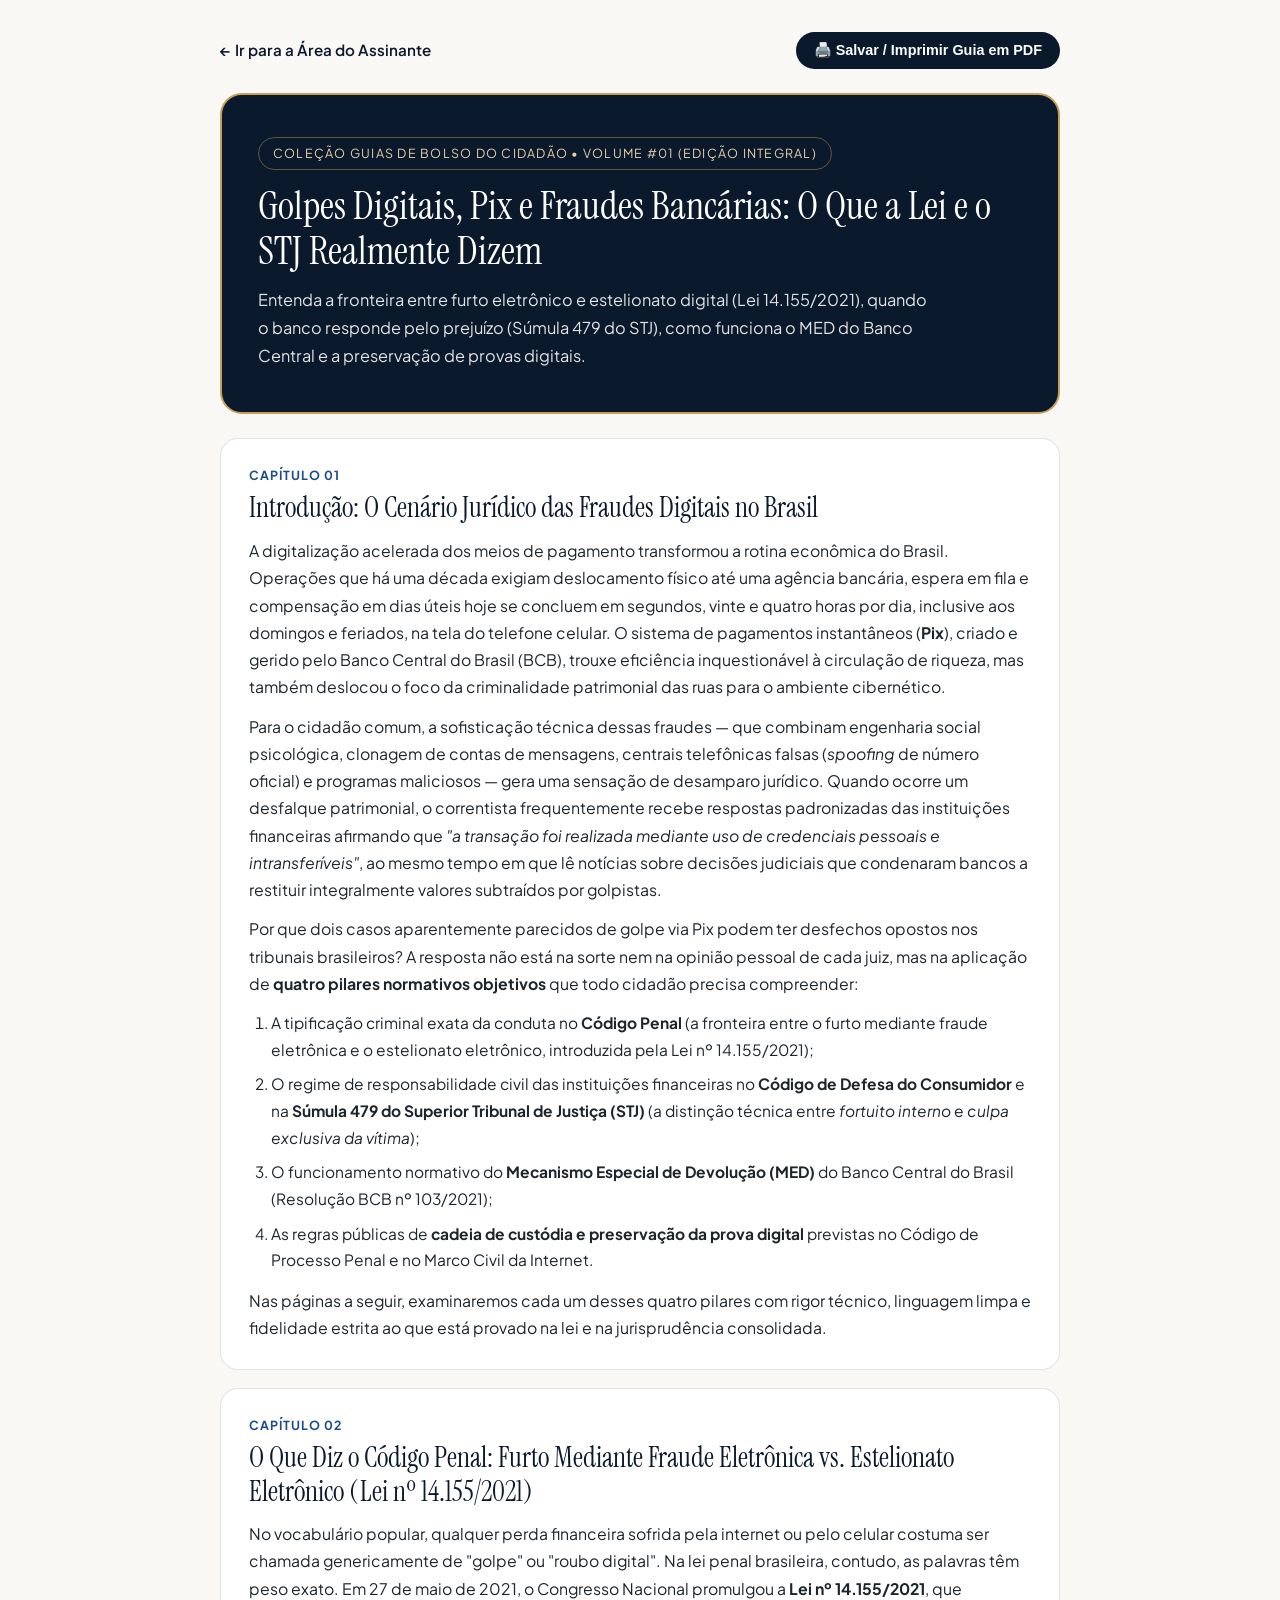
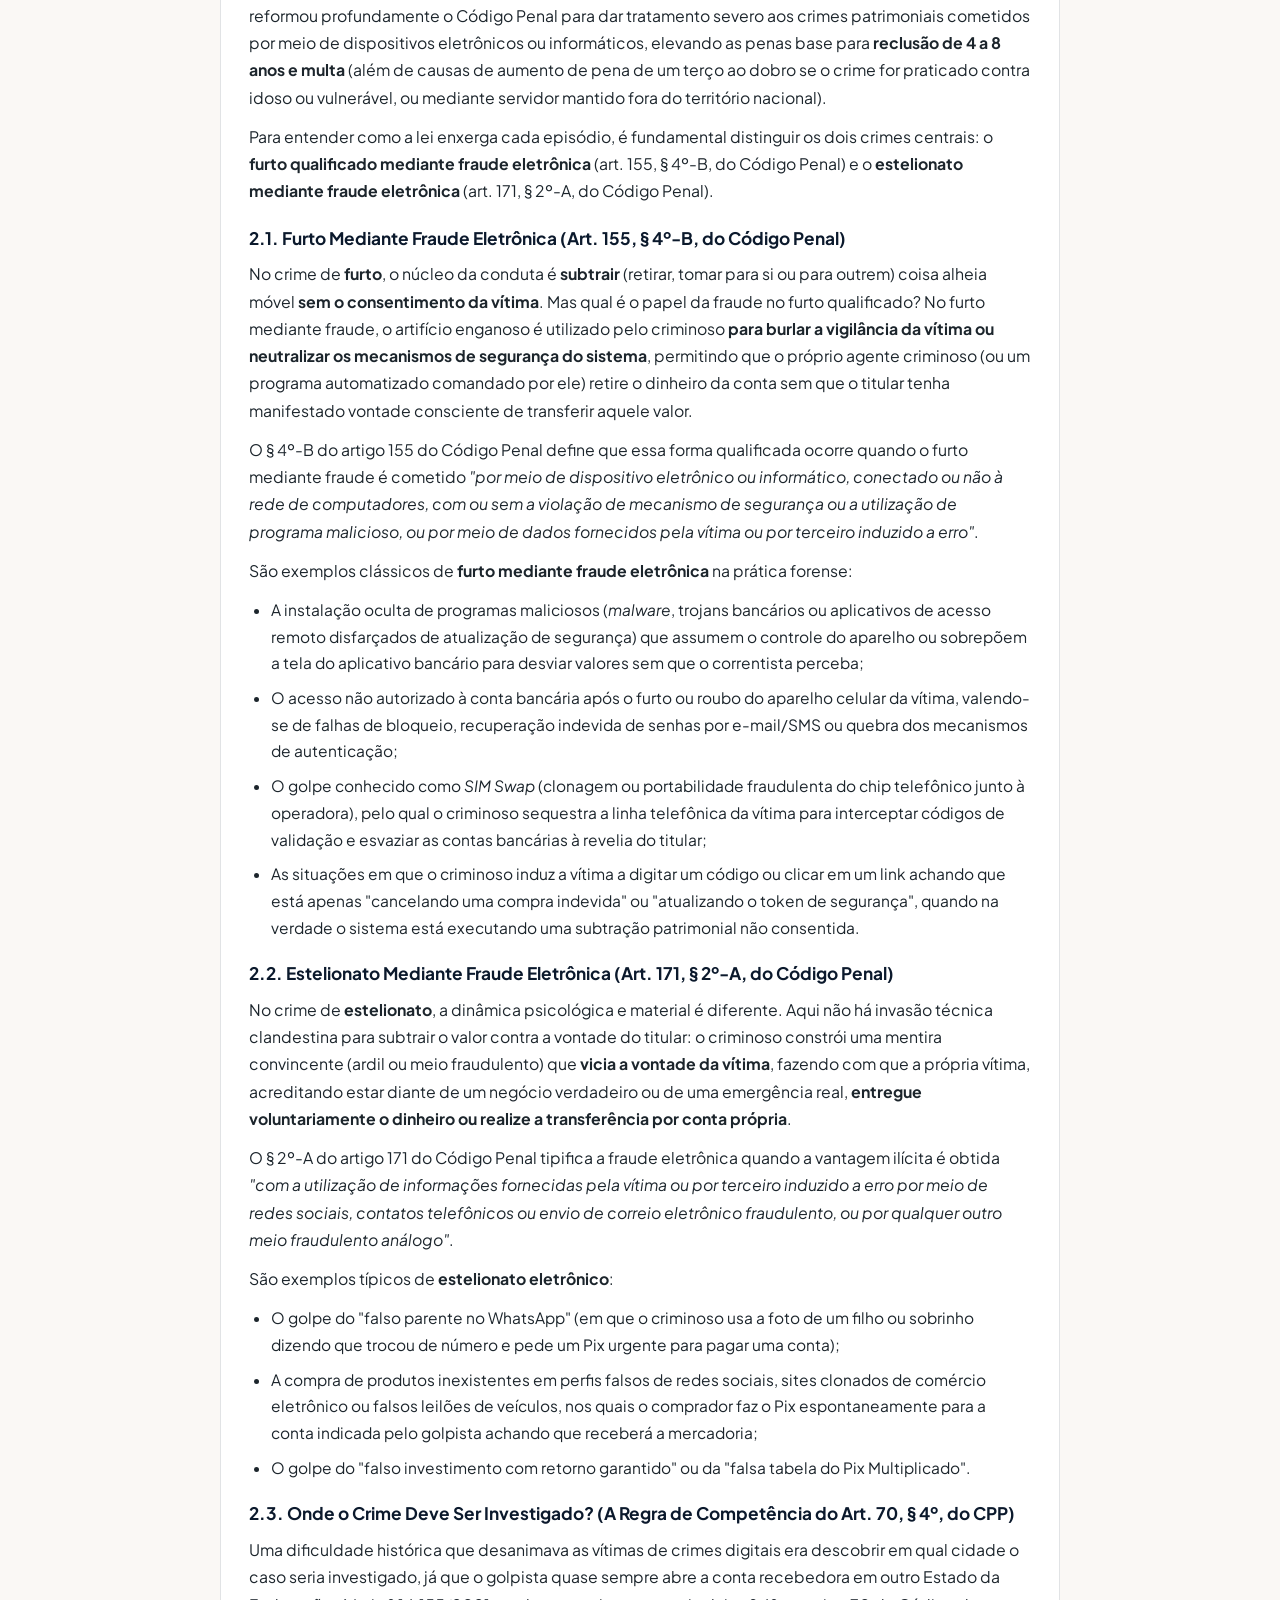
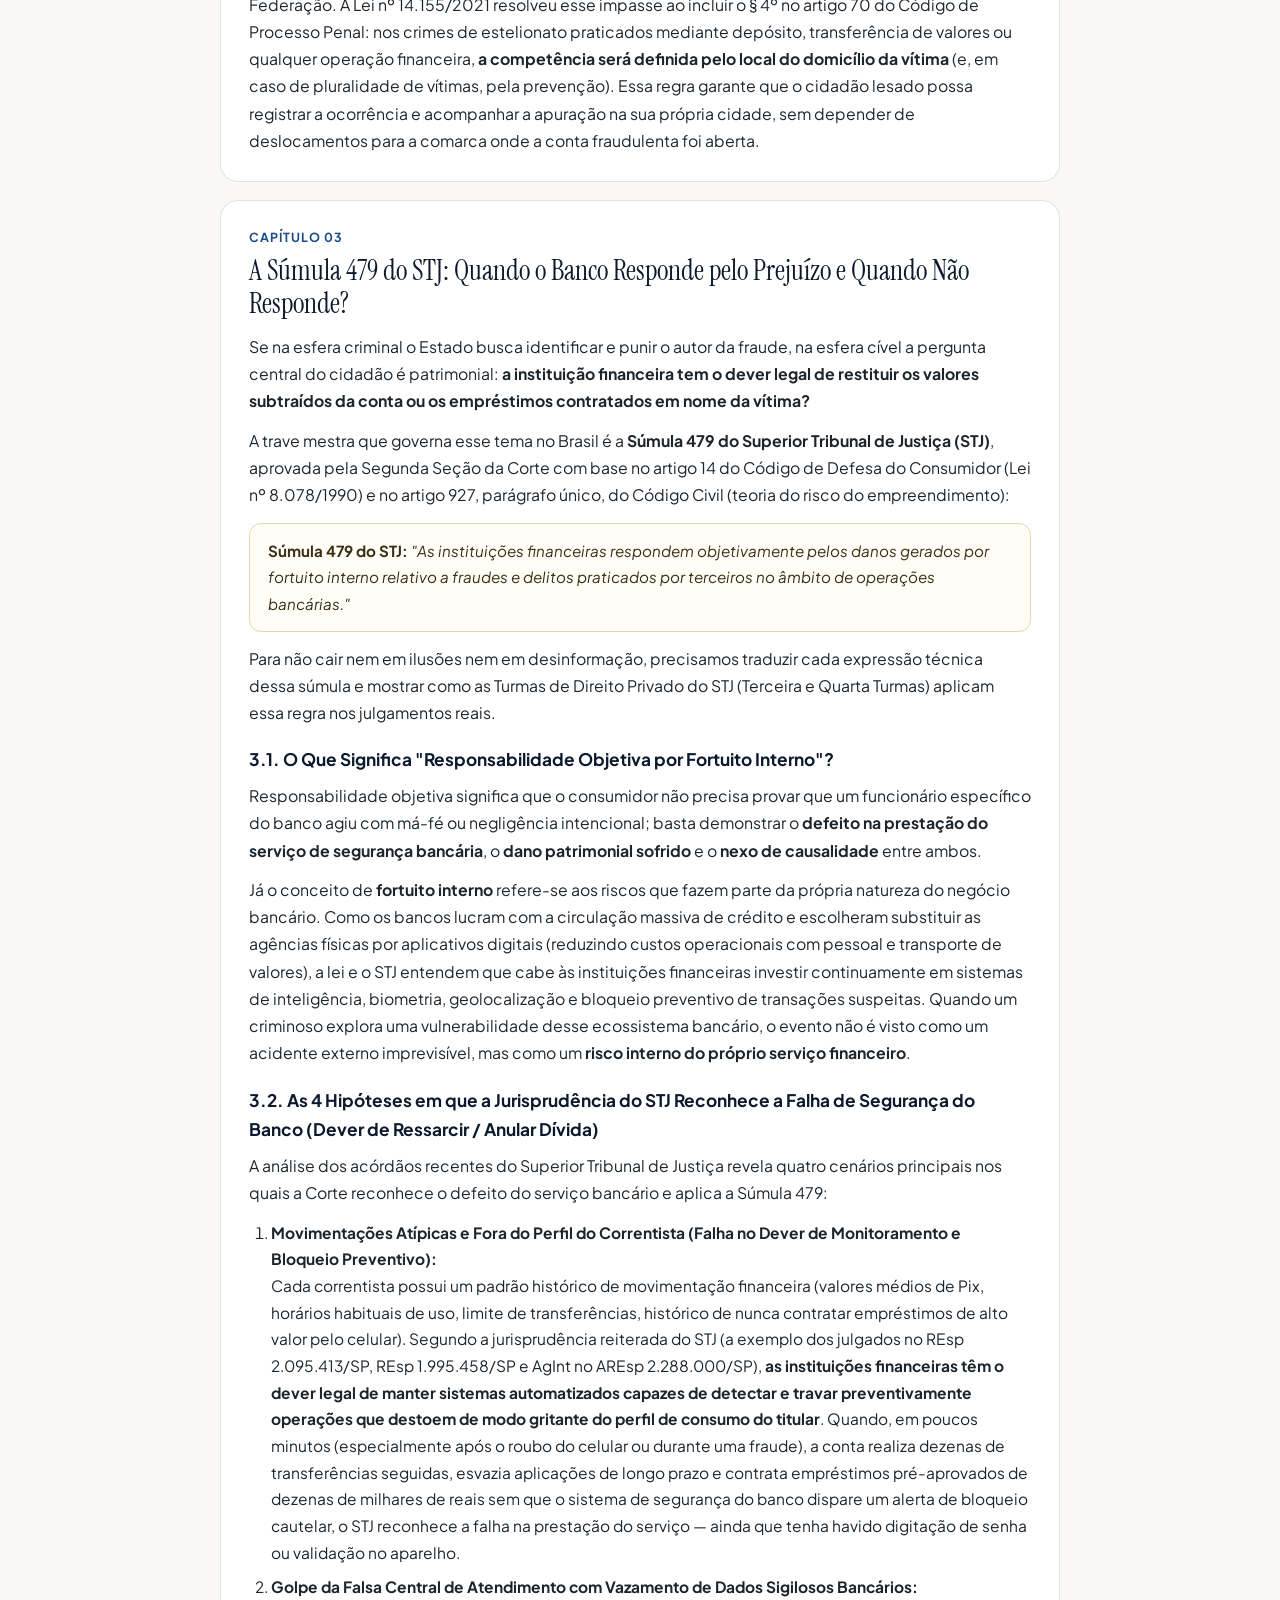
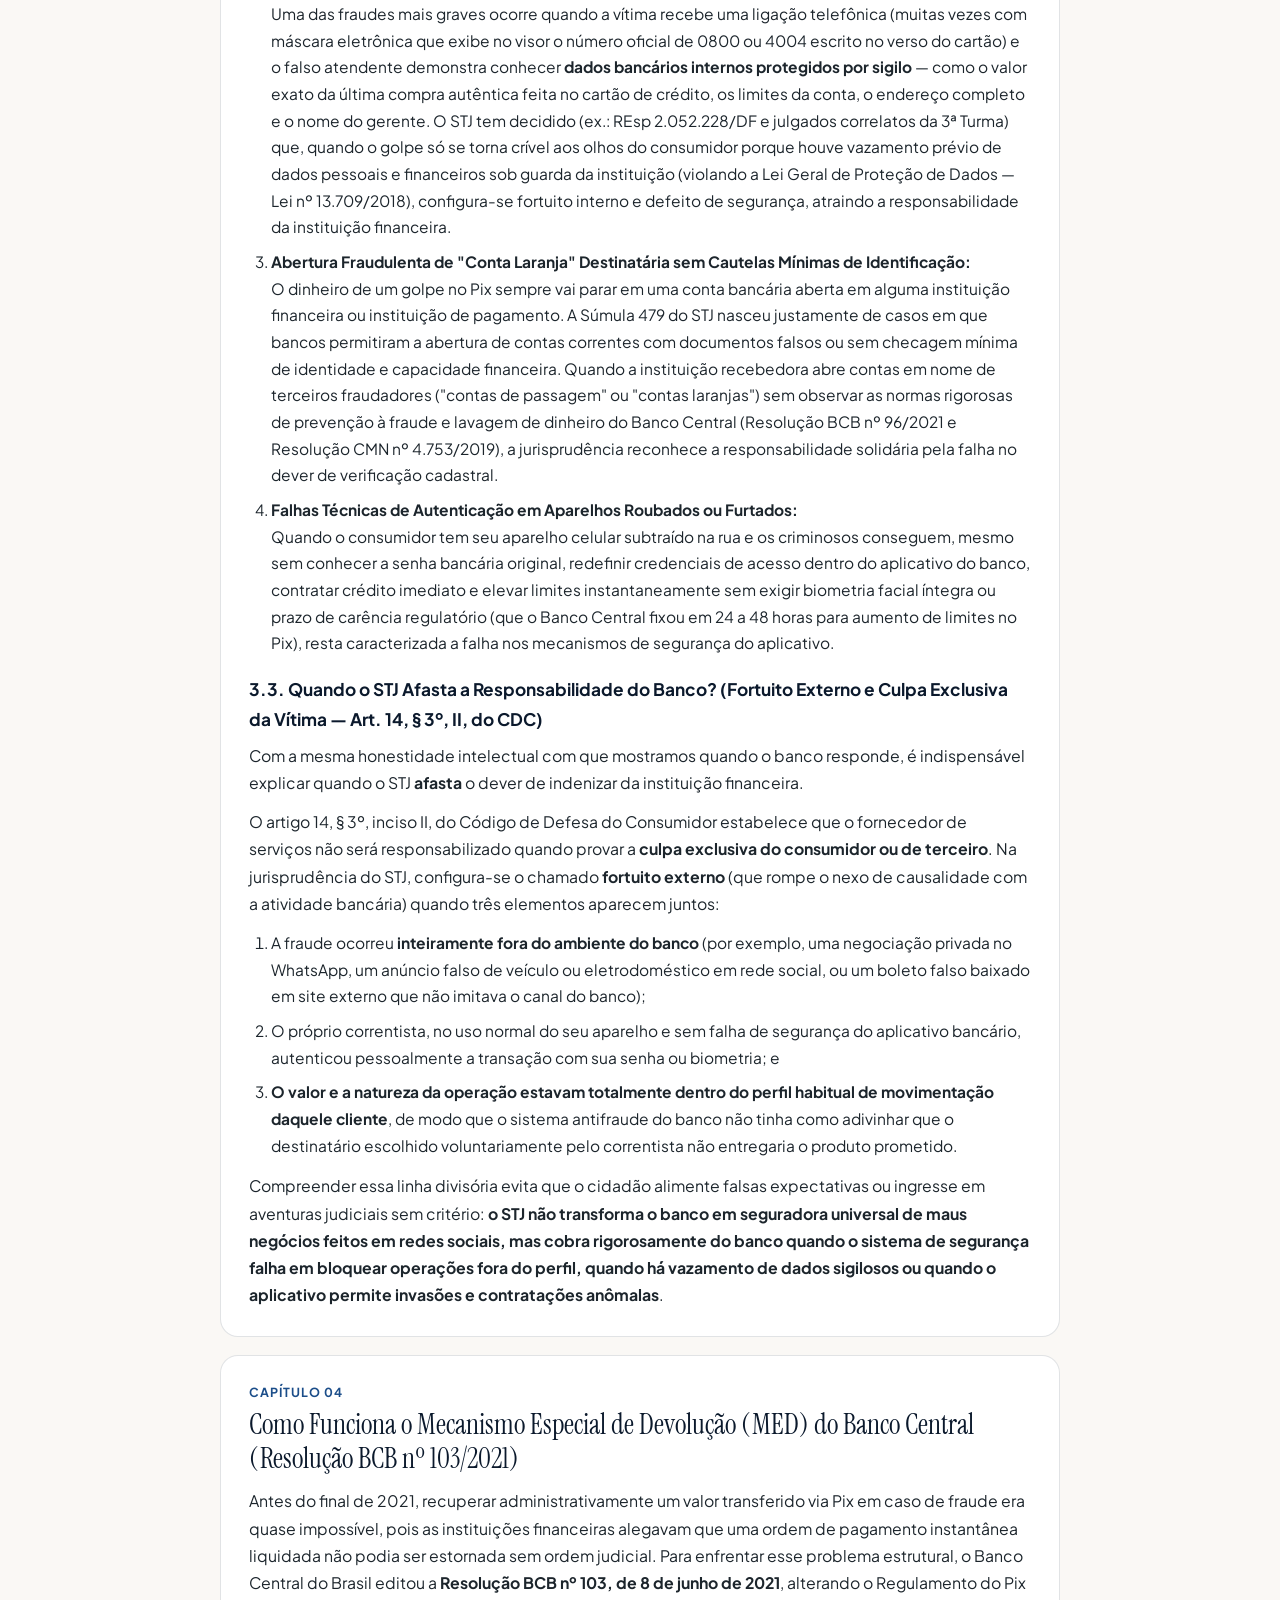
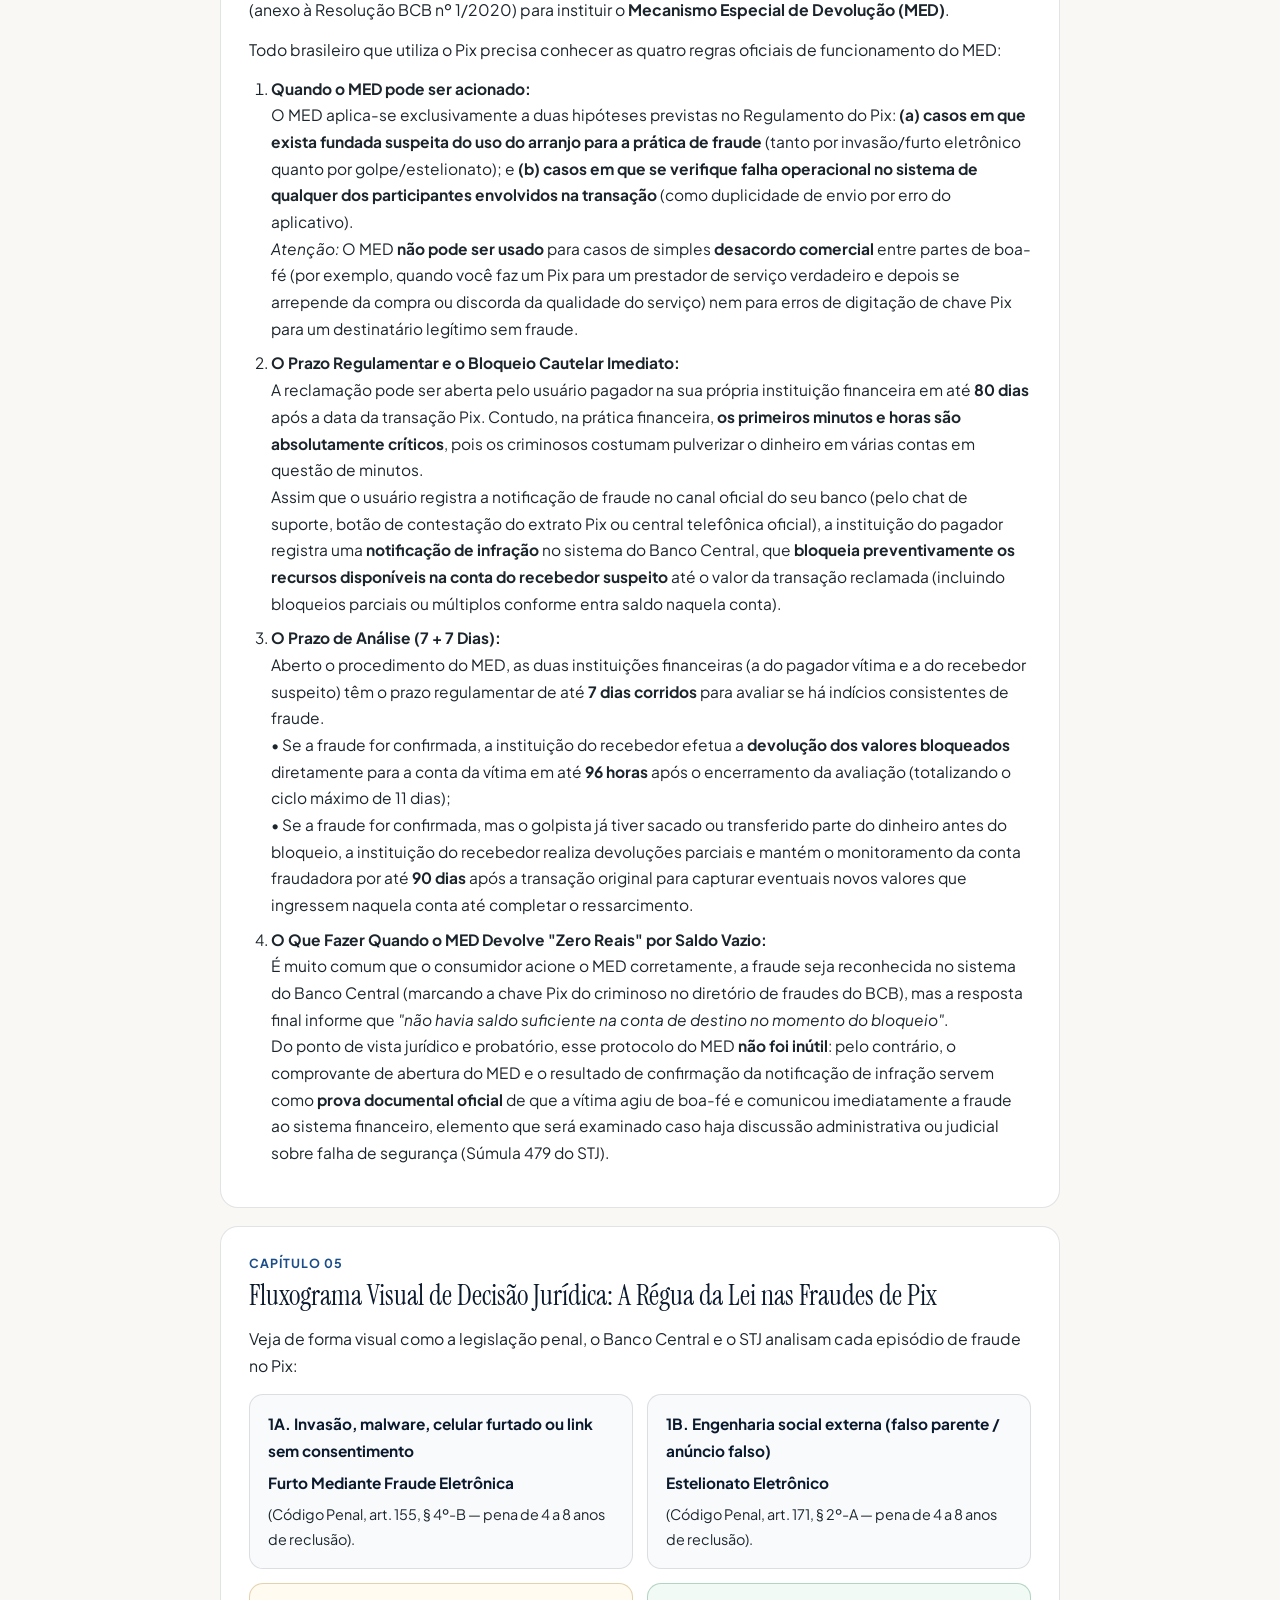
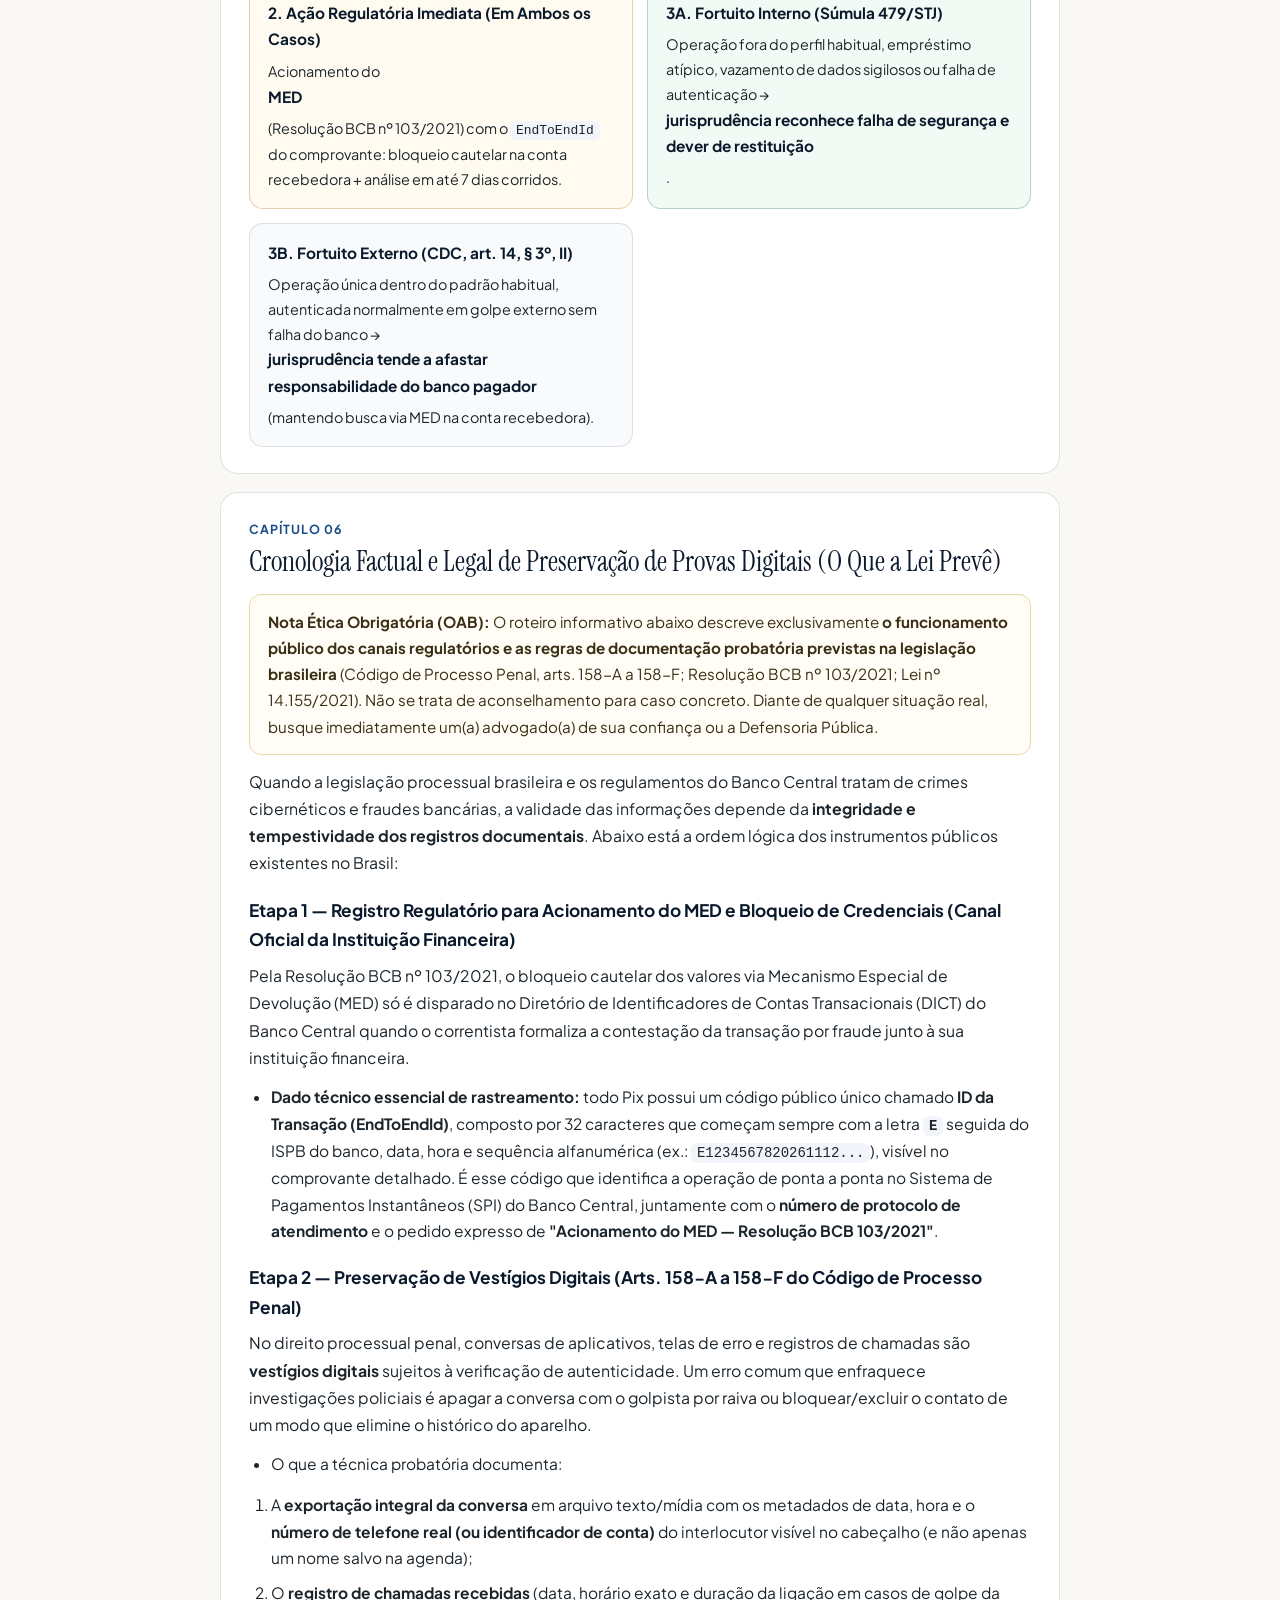
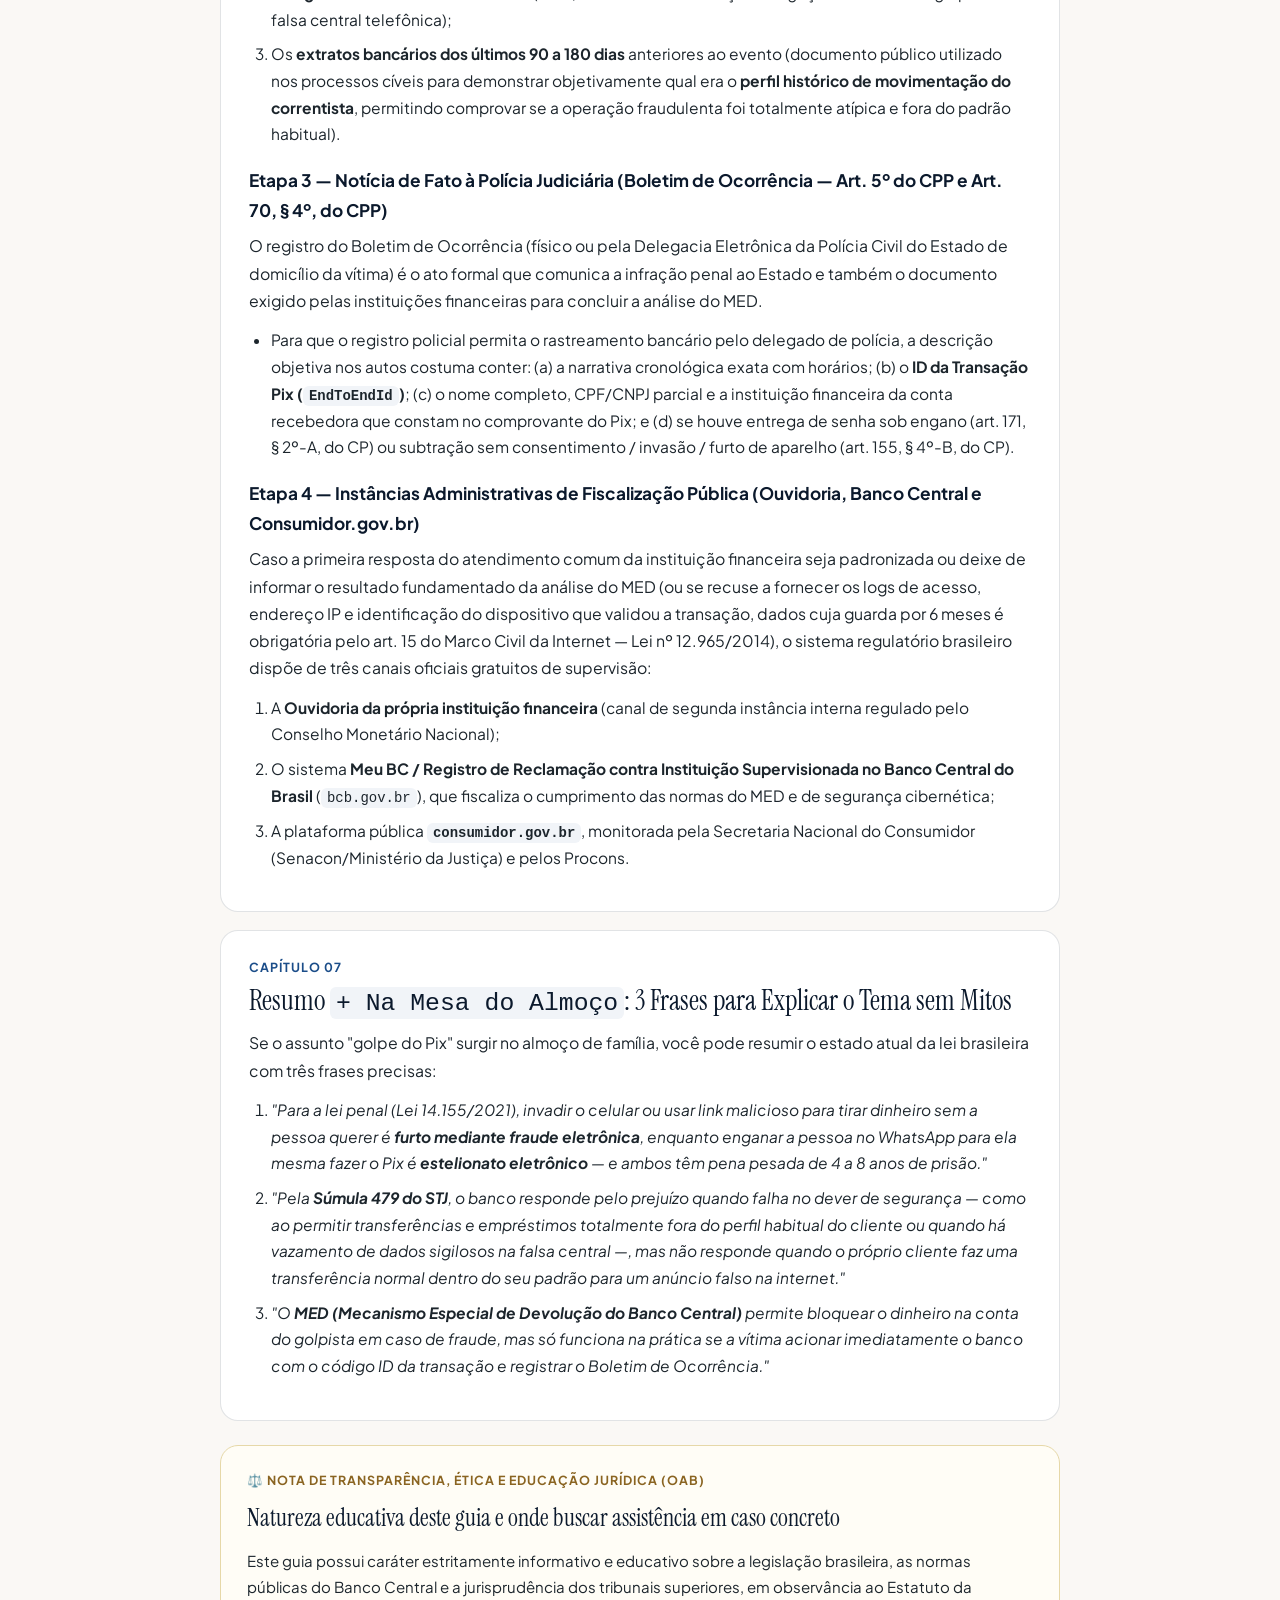
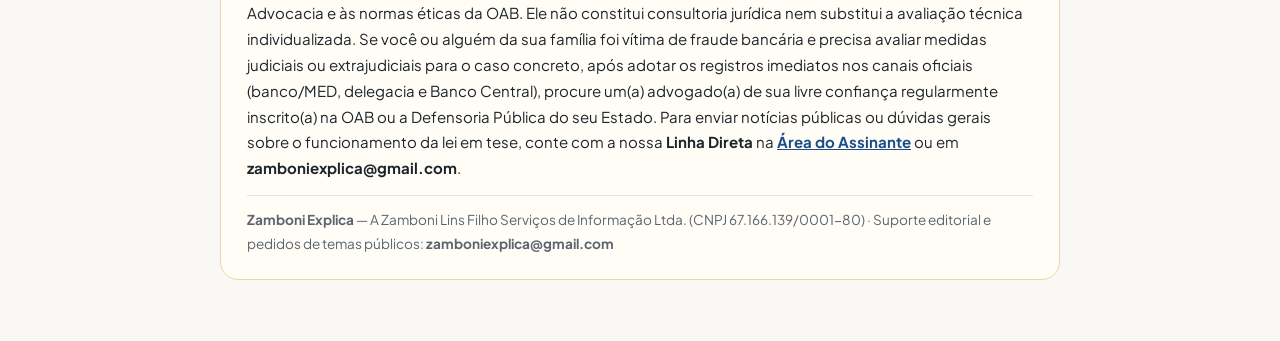
<file: guia-golpes-pix.html>
<!DOCTYPE html>
<html lang="pt-BR">
<head>
  <meta charset="UTF-8" />
  <meta name="viewport" content="width=device-width, initial-scale=1.0" />
  <meta name="robots" content="noindex, nofollow, noarchive" />
  <title>Guia de Bolso #01: Golpes Digitais, Pix e Fraudes Bancárias — Zamboni Explica</title>
  <link rel="preconnect" href="https://fonts.googleapis.com">
  <link rel="preconnect" href="https://fonts.gstatic.com" crossorigin>
  <link href="https://fonts.googleapis.com/css2?family=Instrument+Serif:ital@0;1&family=Plus+Jakarta+Sans:wght@400;500;600;700&display=swap" rel="stylesheet">
  <style>
    :root {
      --navy: #0B192C;
      --gold: #C5A059;
      --paper: #FAF8F5;
      --ink: #1C252C;
      --muted: #5A6570;
      --border: rgba(11, 25, 44, 0.12);
      --blue: #1B4D89;
    }
    * { box-sizing: border-box; margin: 0; padding: 0; }
    body {
      font-family: 'Plus Jakarta Sans', -apple-system, BlinkMacSystemFont, sans-serif;
      background: var(--paper);
      color: var(--ink);
      line-height: 1.72;
      padding: 32px 16px 64px;
    }
    .container { max-width: 840px; margin: 0 auto; }
    .top-bar {
      display: flex;
      justify-content: space-between;
      align-items: center;
      margin-bottom: 24px;
      flex-wrap: wrap;
      gap: 12px;
    }
    .top-bar a { color: var(--navy); text-decoration: none; font-weight: 600; font-size: 0.95rem; }
    .btn-print {
      background: var(--navy);
      color: #fff;
      border: none;
      padding: 10px 18px;
      border-radius: 999px;
      font-weight: 600;
      cursor: pointer;
      font-size: 0.9rem;
    }
    .cover {
      background: var(--navy);
      color: #fff;
      border-radius: 22px;
      padding: 42px 36px;
      border: 2px solid var(--gold);
      margin-bottom: 24px;
    }
    .cover .badge {
      display: inline-block;
      color: #E5D1A7;
      border: 1px solid rgba(197, 160, 89, 0.45);
      padding: 5px 14px;
      border-radius: 999px;
      font-size: 0.78rem;
      letter-spacing: 0.1em;
      text-transform: uppercase;
      margin-bottom: 14px;
    }
    .cover h1 {
      font-family: 'Instrument Serif', Georgia, serif;
      font-size: 2.45rem;
      font-weight: 400;
      line-height: 1.14;
      margin-bottom: 12px;
    }
    .cover p {
      color: rgba(255, 255, 255, 0.88);
      font-size: 1.02rem;
      max-width: 680px;
    }
    .audio-card {
      background: #fff;
      border: 1.5px solid rgba(197, 160, 89, 0.55);
      border-radius: 18px;
      padding: 22px 26px;
      margin-bottom: 24px;
      box-shadow: 0 6px 20px rgba(11, 25, 44, 0.05);
    }
    .audio-card .kicker {
      font-size: 0.78rem;
      font-weight: 700;
      text-transform: uppercase;
      letter-spacing: 0.08em;
      color: #8A6421;
      display: block;
      margin-bottom: 6px;
    }
    .audio-card h2 {
      font-size: 1.15rem;
      color: var(--navy);
      margin-bottom: 6px;
    }
    .audio-card p {
      font-size: 0.94rem;
      color: var(--muted);
      margin-bottom: 14px;
    }
    .audio-card audio { width: 100%; height: 42px; }
    .search-box {
      width: 100%;
      padding: 14px 18px;
      border-radius: 14px;
      border: 1px solid var(--border);
      background: #fff;
      font-size: 0.98rem;
      font-family: inherit;
      margin-bottom: 20px;
      outline: none;
    }
    .search-box:focus { border-color: var(--blue); box-shadow: 0 0 0 3px rgba(27, 77, 137, 0.12); }
    .card-block {
      background: #fff;
      border: 1px solid var(--border);
      border-radius: 18px;
      padding: 26px 28px;
      margin-bottom: 18px;
      page-break-inside: avoid;
    }
    .card-block .kicker {
      font-size: 0.78rem;
      font-weight: 700;
      text-transform: uppercase;
      letter-spacing: 0.08em;
      color: var(--blue);
      display: block;
      margin-bottom: 6px;
    }
    .card-block h2 {
      font-family: 'Instrument Serif', Georgia, serif;
      font-size: 1.72rem;
      font-weight: 400;
      color: var(--navy);
      margin-bottom: 12px;
      line-height: 1.22;
    }
    .card-block h3 {
      font-size: 1.08rem;
      color: var(--navy);
      margin: 18px 0 8px;
    }
    .card-block p {
      font-size: 0.99rem;
      color: var(--ink);
      margin-bottom: 12px;
    }
    .card-block p:last-child { margin-bottom: 0; }
    .card-block ul, .card-block ol {
      margin: 10px 0 14px 22px;
    }
    .card-block li {
      font-size: 0.97rem;
      margin-bottom: 8px;
    }
    .lunch-box {
      margin-top: 14px;
      background: #F4F7FB;
      border-left: 4px solid var(--blue);
      padding: 12px 16px;
      border-radius: 0 10px 10px 0;
      font-size: 0.94rem;
      color: var(--navy);
    }
    .callout {
      background: #FFFDF6;
      border: 1px solid #E6D8A8;
      border-radius: 12px;
      padding: 14px 18px;
      margin: 14px 0;
      font-size: 0.95rem;
      color: #3A2E14;
    }
    .table-wrap { overflow-x: auto; margin: 14px 0; }
    table { width: 100%; border-collapse: collapse; font-size: 0.92rem; }
    th, td {
      border: 1px solid var(--border);
      padding: 10px 12px;
      text-align: left;
      vertical-align: top;
    }
    th { background: #F4F6F9; color: var(--navy); font-weight: 700; }
    .flow-grid {
      display: grid;
      grid-template-columns: repeat(auto-fit, minmax(260px, 1fr));
      gap: 14px;
      margin-top: 14px;
    }
    .flow-box {
      background: #F8FAFC;
      border: 1px solid var(--border);
      border-radius: 14px;
      padding: 16px 18px;
    }
    .flow-box.accent-green { background: #F2FAF5; border-color: rgba(31, 122, 76, 0.3); }
    .flow-box.accent-amber { background: #FFFBF0; border-color: rgba(197, 160, 89, 0.45); }
    .flow-box strong { display: block; color: var(--navy); margin-bottom: 6px; font-size: 0.96rem; }
    .flow-box p { font-size: 0.9rem; margin-bottom: 0; }
    .oab-footer {
      background: #FFFDF6;
      border: 1px solid #E6D8A8;
      border-radius: 18px;
      padding: 24px 26px;
      margin-top: 24px;
    }
    .oab-footer .kicker {
      font-size: 0.78rem;
      font-weight: 700;
      text-transform: uppercase;
      letter-spacing: 0.08em;
      color: #8A6421;
      display: block;
      margin-bottom: 6px;
    }
    .oab-footer h2 {
      font-family: 'Instrument Serif', Georgia, serif;
      font-size: 1.5rem;
      font-weight: 400;
      color: var(--navy);
      margin-bottom: 10px;
    }
    .oab-footer p { font-size: 0.94rem; color: var(--ink); margin-bottom: 10px; }
    .oab-footer p:last-child { margin-bottom: 0; }
    .oab-meta {
      margin-top: 14px;
      padding-top: 12px;
      border-top: 1px solid rgba(11, 25, 44, 0.1);
      font-size: 0.85rem;
      color: var(--muted);
    }
    code {
      background: #F1F4F8;
      padding: 2px 6px;
      border-radius: 6px;
      font-size: 0.9em;
    }
    @media print {
      .top-bar, .search-box, .audio-card { display: none !important; }
      body { background: #fff; padding: 0; }
    }
  </style>
</head>
<body>
  <div class="container">
    <div class="top-bar">
      <a href="area-assinante.html">← Ir para a Área do Assinante</a>
      <button class="btn-print" onclick="window.print()">🖨️ Salvar / Imprimir Guia em PDF</button>
    </div>

    <div class="cover">
      <span class="badge">Coleção Guias de Bolso do Cidadão • Volume #01 (Edição Integral)</span>
      <h1>Golpes Digitais, Pix e Fraudes Bancárias: O Que a Lei e o STJ Realmente Dizem</h1>
      <p>Entenda a fronteira entre furto eletrônico e estelionato digital (Lei 14.155/2021), quando o banco responde pelo prejuízo (Súmula 479 do STJ), como funciona o MED do Banco Central e a preservação de provas digitais.</p>
    </div>

    <article class="card-block">
      <span class="kicker">Capítulo 01</span>
      <h2>Introdução: O Cenário Jurídico das Fraudes Digitais no Brasil</h2>
      <p>A digitalização acelerada dos meios de pagamento transformou a rotina econômica do Brasil. Operações que há uma década exigiam deslocamento físico até uma agência bancária, espera em fila e compensação em dias úteis hoje se concluem em segundos, vinte e quatro horas por dia, inclusive aos domingos e feriados, na tela do telefone celular. O sistema de pagamentos instantâneos (<strong>Pix</strong>), criado e gerido pelo Banco Central do Brasil (BCB), trouxe eficiência inquestionável à circulação de riqueza, mas também deslocou o foco da criminalidade patrimonial das ruas para o ambiente cibernético.</p>
      <p>Para o cidadão comum, a sofisticação técnica dessas fraudes — que combinam engenharia social psicológica, clonagem de contas de mensagens, centrais telefônicas falsas (<em>spoofing</em> de número oficial) e programas maliciosos — gera uma sensação de desamparo jurídico. Quando ocorre um desfalque patrimonial, o correntista frequentemente recebe respostas padronizadas das instituições financeiras afirmando que <em>&quot;a transação foi realizada mediante uso de credenciais pessoais e intransferíveis&quot;</em>, ao mesmo tempo em que lê notícias sobre decisões judiciais que condenaram bancos a restituir integralmente valores subtraídos por golpistas.</p>
      <p>Por que dois casos aparentemente parecidos de golpe via Pix podem ter desfechos opostos nos tribunais brasileiros? A resposta não está na sorte nem na opinião pessoal de cada juiz, mas na aplicação de <strong>quatro pilares normativos objetivos</strong> que todo cidadão precisa compreender:</p>
      <ol><li>A tipificação criminal exata da conduta no <strong>Código Penal</strong> (a fronteira entre o furto mediante fraude eletrônica e o estelionato eletrônico, introduzida pela Lei nº 14.155/2021);</li><li>O regime de responsabilidade civil das instituições financeiras no <strong>Código de Defesa do Consumidor</strong> e na <strong>Súmula 479 do Superior Tribunal de Justiça (STJ)</strong> (a distinção técnica entre <em>fortuito interno</em> e <em>culpa exclusiva da vítima</em>);</li><li>O funcionamento normativo do <strong>Mecanismo Especial de Devolução (MED)</strong> do Banco Central do Brasil (Resolução BCB nº 103/2021);</li><li>As regras públicas de <strong>cadeia de custódia e preservação da prova digital</strong> previstas no Código de Processo Penal e no Marco Civil da Internet.</li></ol>
      <p>Nas páginas a seguir, examinaremos cada um desses quatro pilares com rigor técnico, linguagem limpa e fidelidade estrita ao que está provado na lei e na jurisprudência consolidada.</p>
    </article>
    <article class="card-block">
      <span class="kicker">Capítulo 02</span>
      <h2>O Que Diz o Código Penal: Furto Mediante Fraude Eletrônica vs. Estelionato Eletrônico (Lei nº 14.155/2021)</h2>
      <p>No vocabulário popular, qualquer perda financeira sofrida pela internet ou pelo celular costuma ser chamada genericamente de &quot;golpe&quot; ou &quot;roubo digital&quot;. Na lei penal brasileira, contudo, as palavras têm peso exato. Em 27 de maio de 2021, o Congresso Nacional promulgou a <strong>Lei nº 14.155/2021</strong>, que reformou profundamente o Código Penal para dar tratamento severo aos crimes patrimoniais cometidos por meio de dispositivos eletrônicos ou informáticos, elevando as penas base para <strong>reclusão de 4 a 8 anos e multa</strong> (além de causas de aumento de pena de um terço ao dobro se o crime for praticado contra idoso ou vulnerável, ou mediante servidor mantido fora do território nacional).</p>
      <p>Para entender como a lei enxerga cada episódio, é fundamental distinguir os dois crimes centrais: o <strong>furto qualificado mediante fraude eletrônica</strong> (art. 155, § 4º-B, do Código Penal) e o <strong>estelionato mediante fraude eletrônica</strong> (art. 171, § 2º-A, do Código Penal).</p>
      <h3>2.1. Furto Mediante Fraude Eletrônica (Art. 155, § 4º-B, do Código Penal)</h3>
      <p>No crime de <strong>furto</strong>, o núcleo da conduta é <strong>subtrair</strong> (retirar, tomar para si ou para outrem) coisa alheia móvel <strong>sem o consentimento da vítima</strong>. Mas qual é o papel da fraude no furto qualificado? No furto mediante fraude, o artifício enganoso é utilizado pelo criminoso <strong>para burlar a vigilância da vítima ou neutralizar os mecanismos de segurança do sistema</strong>, permitindo que o próprio agente criminoso (ou um programa automatizado comandado por ele) retire o dinheiro da conta sem que o titular tenha manifestado vontade consciente de transferir aquele valor.</p>
      <p>O § 4º-B do artigo 155 do Código Penal define que essa forma qualificada ocorre quando o furto mediante fraude é cometido <em>&quot;por meio de dispositivo eletrônico ou informático, conectado ou não à rede de computadores, com ou sem a violação de mecanismo de segurança ou a utilização de programa malicioso, ou por meio de dados fornecidos pela vítima ou por terceiro induzido a erro&quot;</em>.</p>
      <p>São exemplos clássicos de <strong>furto mediante fraude eletrônica</strong> na prática forense:</p>
      <ul><li>A instalação oculta de programas maliciosos (<em>malware</em>, trojans bancários ou aplicativos de acesso remoto disfarçados de atualização de segurança) que assumem o controle do aparelho ou sobrepõem a tela do aplicativo bancário para desviar valores sem que o correntista perceba;</li><li>O acesso não autorizado à conta bancária após o furto ou roubo do aparelho celular da vítima, valendo-se de falhas de bloqueio, recuperação indevida de senhas por e-mail/SMS ou quebra dos mecanismos de autenticação;</li><li>O golpe conhecido como <em>SIM Swap</em> (clonagem ou portabilidade fraudulenta do chip telefônico junto à operadora), pelo qual o criminoso sequestra a linha telefônica da vítima para interceptar códigos de validação e esvaziar as contas bancárias à revelia do titular;</li><li>As situações em que o criminoso induz a vítima a digitar um código ou clicar em um link achando que está apenas &quot;cancelando uma compra indevida&quot; ou &quot;atualizando o token de segurança&quot;, quando na verdade o sistema está executando uma subtração patrimonial não consentida.</li></ul>
      <h3>2.2. Estelionato Mediante Fraude Eletrônica (Art. 171, § 2º-A, do Código Penal)</h3>
      <p>No crime de <strong>estelionato</strong>, a dinâmica psicológica e material é diferente. Aqui não há invasão técnica clandestina para subtrair o valor contra a vontade do titular: o criminoso constrói uma mentira convincente (ardil ou meio fraudulento) que <strong>vicia a vontade da vítima</strong>, fazendo com que a própria vítima, acreditando estar diante de um negócio verdadeiro ou de uma emergência real, <strong>entregue voluntariamente o dinheiro ou realize a transferência por conta própria</strong>.</p>
      <p>O § 2º-A do artigo 171 do Código Penal tipifica a fraude eletrônica quando a vantagem ilícita é obtida <em>&quot;com a utilização de informações fornecidas pela vítima ou por terceiro induzido a erro por meio de redes sociais, contatos telefônicos ou envio de correio eletrônico fraudulento, ou por qualquer outro meio fraudulento análogo&quot;</em>.</p>
      <p>São exemplos típicos de <strong>estelionato eletrônico</strong>:</p>
      <ul><li>O golpe do &quot;falso parente no WhatsApp&quot; (em que o criminoso usa a foto de um filho ou sobrinho dizendo que trocou de número e pede um Pix urgente para pagar uma conta);</li><li>A compra de produtos inexistentes em perfis falsos de redes sociais, sites clonados de comércio eletrônico ou falsos leilões de veículos, nos quais o comprador faz o Pix espontaneamente para a conta indicada pelo golpista achando que receberá a mercadoria;</li><li>O golpe do &quot;falso investimento com retorno garantido&quot; ou da &quot;falsa tabela do Pix Multiplicado&quot;.</li></ul>
      <h3>2.3. Onde o Crime Deve Ser Investigado? (A Regra de Competência do Art. 70, § 4º, do CPP)</h3>
      <p>Uma dificuldade histórica que desanimava as vítimas de crimes digitais era descobrir em qual cidade o caso seria investigado, já que o golpista quase sempre abre a conta recebedora em outro Estado da Federação. A Lei nº 14.155/2021 resolveu esse impasse ao incluir o § 4º no artigo 70 do Código de Processo Penal: nos crimes de estelionato praticados mediante depósito, transferência de valores ou qualquer operação financeira, <strong>a competência será definida pelo local do domicílio da vítima</strong> (e, em caso de pluralidade de vítimas, pela prevenção). Essa regra garante que o cidadão lesado possa registrar a ocorrência e acompanhar a apuração na sua própria cidade, sem depender de deslocamentos para a comarca onde a conta fraudulenta foi aberta.</p>
    </article>
    <article class="card-block">
      <span class="kicker">Capítulo 03</span>
      <h2>A Súmula 479 do STJ: Quando o Banco Responde pelo Prejuízo e Quando Não Responde?</h2>
      <p>Se na esfera criminal o Estado busca identificar e punir o autor da fraude, na esfera cível a pergunta central do cidadão é patrimonial: <strong>a instituição financeira tem o dever legal de restituir os valores subtraídos da conta ou os empréstimos contratados em nome da vítima?</strong></p>
      <p>A trave mestra que governa esse tema no Brasil é a <strong>Súmula 479 do Superior Tribunal de Justiça (STJ)</strong>, aprovada pela Segunda Seção da Corte com base no artigo 14 do Código de Defesa do Consumidor (Lei nº 8.078/1990) e no artigo 927, parágrafo único, do Código Civil (teoria do risco do empreendimento):</p>
      <div class="callout"><strong>Súmula 479 do STJ:</strong> <em>&quot;As instituições financeiras respondem objetivamente pelos danos gerados por fortuito interno relativo a fraudes e delitos praticados por terceiros no âmbito de operações bancárias.&quot;</em></div>
      <p>Para não cair nem em ilusões nem em desinformação, precisamos traduzir cada expressão técnica dessa súmula e mostrar como as Turmas de Direito Privado do STJ (Terceira e Quarta Turmas) aplicam essa regra nos julgamentos reais.</p>
      <h3>3.1. O Que Significa &quot;Responsabilidade Objetiva por Fortuito Interno&quot;?</h3>
      <p>Responsabilidade objetiva significa que o consumidor não precisa provar que um funcionário específico do banco agiu com má-fé ou negligência intencional; basta demonstrar o <strong>defeito na prestação do serviço de segurança bancária</strong>, o <strong>dano patrimonial sofrido</strong> e o <strong>nexo de causalidade</strong> entre ambos.</p>
      <p>Já o conceito de <strong>fortuito interno</strong> refere-se aos riscos que fazem parte da própria natureza do negócio bancário. Como os bancos lucram com a circulação massiva de crédito e escolheram substituir as agências físicas por aplicativos digitais (reduzindo custos operacionais com pessoal e transporte de valores), a lei e o STJ entendem que cabe às instituições financeiras investir continuamente em sistemas de inteligência, biometria, geolocalização e bloqueio preventivo de transações suspeitas. Quando um criminoso explora uma vulnerabilidade desse ecossistema bancário, o evento não é visto como um acidente externo imprevisível, mas como um <strong>risco interno do próprio serviço financeiro</strong>.</p>
      <h3>3.2. As 4 Hipóteses em que a Jurisprudência do STJ Reconhece a Falha de Segurança do Banco (Dever de Ressarcir / Anular Dívida)</h3>
      <p>A análise dos acórdãos recentes do Superior Tribunal de Justiça revela quatro cenários principais nos quais a Corte reconhece o defeito do serviço bancário e aplica a Súmula 479:</p>
      <ol><li><strong>Movimentações Atípicas e Fora do Perfil do Correntista (Falha no Dever de Monitoramento e Bloqueio Preventivo):</strong><br>Cada correntista possui um padrão histórico de movimentação financeira (valores médios de Pix, horários habituais de uso, limite de transferências, histórico de nunca contratar empréstimos de alto valor pelo celular). Segundo a jurisprudência reiterada do STJ (a exemplo dos julgados no REsp 2.095.413/SP, REsp 1.995.458/SP e AgInt no AREsp 2.288.000/SP), <strong>as instituições financeiras têm o dever legal de manter sistemas automatizados capazes de detectar e travar preventivamente operações que destoem de modo gritante do perfil de consumo do titular</strong>. Quando, em poucos minutos (especialmente após o roubo do celular ou durante uma fraude), a conta realiza dezenas de transferências seguidas, esvazia aplicações de longo prazo e contrata empréstimos pré-aprovados de dezenas de milhares de reais sem que o sistema de segurança do banco dispare um alerta de bloqueio cautelar, o STJ reconhece a falha na prestação do serviço — ainda que tenha havido digitação de senha ou validação no aparelho.</li><li><strong>Golpe da Falsa Central de Atendimento com Vazamento de Dados Sigilosos Bancários:</strong><br>Uma das fraudes mais graves ocorre quando a vítima recebe uma ligação telefônica (muitas vezes com máscara eletrônica que exibe no visor o número oficial de 0800 ou 4004 escrito no verso do cartão) e o falso atendente demonstra conhecer <strong>dados bancários internos protegidos por sigilo</strong> — como o valor exato da última compra autêntica feita no cartão de crédito, os limites da conta, o endereço completo e o nome do gerente. O STJ tem decidido (ex.: REsp 2.052.228/DF e julgados correlatos da 3ª Turma) que, quando o golpe só se torna crível aos olhos do consumidor porque houve vazamento prévio de dados pessoais e financeiros sob guarda da instituição (violando a Lei Geral de Proteção de Dados — Lei nº 13.709/2018), configura-se fortuito interno e defeito de segurança, atraindo a responsabilidade da instituição financeira.</li><li><strong>Abertura Fraudulenta de &quot;Conta Laranja&quot; Destinatária sem Cautelas Mínimas de Identificação:</strong><br>O dinheiro de um golpe no Pix sempre vai parar em uma conta bancária aberta em alguma instituição financeira ou instituição de pagamento. A Súmula 479 do STJ nasceu justamente de casos em que bancos permitiram a abertura de contas correntes com documentos falsos ou sem checagem mínima de identidade e capacidade financeira. Quando a instituição recebedora abre contas em nome de terceiros fraudadores (&quot;contas de passagem&quot; ou &quot;contas laranjas&quot;) sem observar as normas rigorosas de prevenção à fraude e lavagem de dinheiro do Banco Central (Resolução BCB nº 96/2021 e Resolução CMN nº 4.753/2019), a jurisprudência reconhece a responsabilidade solidária pela falha no dever de verificação cadastral.</li><li><strong>Falhas Técnicas de Autenticação em Aparelhos Roubados ou Furtados:</strong><br>Quando o consumidor tem seu aparelho celular subtraído na rua e os criminosos conseguem, mesmo sem conhecer a senha bancária original, redefinir credenciais de acesso dentro do aplicativo do banco, contratar crédito imediato e elevar limites instantaneamente sem exigir biometria facial íntegra ou prazo de carência regulatório (que o Banco Central fixou em 24 a 48 horas para aumento de limites no Pix), resta caracterizada a falha nos mecanismos de segurança do aplicativo.</li></ol>
      <h3>3.3. Quando o STJ Afasta a Responsabilidade do Banco? (Fortuito Externo e Culpa Exclusiva da Vítima — Art. 14, § 3º, II, do CDC)</h3>
      <p>Com a mesma honestidade intelectual com que mostramos quando o banco responde, é indispensável explicar quando o STJ <strong>afasta</strong> o dever de indenizar da instituição financeira.</p>
      <p>O artigo 14, § 3º, inciso II, do Código de Defesa do Consumidor estabelece que o fornecedor de serviços não será responsabilizado quando provar a <strong>culpa exclusiva do consumidor ou de terceiro</strong>. Na jurisprudência do STJ, configura-se o chamado <strong>fortuito externo</strong> (que rompe o nexo de causalidade com a atividade bancária) quando três elementos aparecem juntos:</p>
      <ol><li>A fraude ocorreu <strong>inteiramente fora do ambiente do banco</strong> (por exemplo, uma negociação privada no WhatsApp, um anúncio falso de veículo ou eletrodoméstico em rede social, ou um boleto falso baixado em site externo que não imitava o canal do banco);</li><li>O próprio correntista, no uso normal do seu aparelho e sem falha de segurança do aplicativo bancário, autenticou pessoalmente a transação com sua senha ou biometria; e</li><li><strong>O valor e a natureza da operação estavam totalmente dentro do perfil habitual de movimentação daquele cliente</strong>, de modo que o sistema antifraude do banco não tinha como adivinhar que o destinatário escolhido voluntariamente pelo correntista não entregaria o produto prometido.</li></ol>
      <p>Compreender essa linha divisória evita que o cidadão alimente falsas expectativas ou ingresse em aventuras judiciais sem critério: <strong>o STJ não transforma o banco em seguradora universal de maus negócios feitos em redes sociais, mas cobra rigorosamente do banco quando o sistema de segurança falha em bloquear operações fora do perfil, quando há vazamento de dados sigilosos ou quando o aplicativo permite invasões e contratações anômalas</strong>.</p>
    </article>
    <article class="card-block">
      <span class="kicker">Capítulo 04</span>
      <h2>Como Funciona o Mecanismo Especial de Devolução (MED) do Banco Central (Resolução BCB nº 103/2021)</h2>
      <p>Antes do final de 2021, recuperar administrativamente um valor transferido via Pix em caso de fraude era quase impossível, pois as instituições financeiras alegavam que uma ordem de pagamento instantânea liquidada não podia ser estornada sem ordem judicial. Para enfrentar esse problema estrutural, o Banco Central do Brasil editou a <strong>Resolução BCB nº 103, de 8 de junho de 2021</strong>, alterando o Regulamento do Pix (anexo à Resolução BCB nº 1/2020) para instituir o <strong>Mecanismo Especial de Devolução (MED)</strong>.</p>
      <p>Todo brasileiro que utiliza o Pix precisa conhecer as quatro regras oficiais de funcionamento do MED:</p>
      <ol><li><strong>Quando o MED pode ser acionado:</strong><br>O MED aplica-se exclusivamente a duas hipóteses previstas no Regulamento do Pix: <strong>(a) casos em que exista fundada suspeita do uso do arranjo para a prática de fraude</strong> (tanto por invasão/furto eletrônico quanto por golpe/estelionato); e <strong>(b) casos em que se verifique falha operacional no sistema de qualquer dos participantes envolvidos na transação</strong> (como duplicidade de envio por erro do aplicativo).<br><em>Atenção:</em> O MED <strong>não pode ser usado</strong> para casos de simples <strong>desacordo comercial</strong> entre partes de boa-fé (por exemplo, quando você faz um Pix para um prestador de serviço verdadeiro e depois se arrepende da compra ou discorda da qualidade do serviço) nem para erros de digitação de chave Pix para um destinatário legítimo sem fraude.</li><li><strong>O Prazo Regulamentar e o Bloqueio Cautelar Imediato:</strong><br>A reclamação pode ser aberta pelo usuário pagador na sua própria instituição financeira em até <strong>80 dias</strong> após a data da transação Pix. Contudo, na prática financeira, <strong>os primeiros minutos e horas são absolutamente críticos</strong>, pois os criminosos costumam pulverizar o dinheiro em várias contas em questão de minutos.<br>Assim que o usuário registra a notificação de fraude no canal oficial do seu banco (pelo chat de suporte, botão de contestação do extrato Pix ou central telefônica oficial), a instituição do pagador registra uma <strong>notificação de infração</strong> no sistema do Banco Central, que <strong>bloqueia preventivamente os recursos disponíveis na conta do recebedor suspeito</strong> até o valor da transação reclamada (incluindo bloqueios parciais ou múltiplos conforme entra saldo naquela conta).</li><li><strong>O Prazo de Análise (7 + 7 Dias):</strong><br>Aberto o procedimento do MED, as duas instituições financeiras (a do pagador vítima e a do recebedor suspeito) têm o prazo regulamentar de até <strong>7 dias corridos</strong> para avaliar se há indícios consistentes de fraude.<br>• Se a fraude for confirmada, a instituição do recebedor efetua a <strong>devolução dos valores bloqueados</strong> diretamente para a conta da vítima em até <strong>96 horas</strong> após o encerramento da avaliação (totalizando o ciclo máximo de 11 dias);<br>• Se a fraude for confirmada, mas o golpista já tiver sacado ou transferido parte do dinheiro antes do bloqueio, a instituição do recebedor realiza devoluções parciais e mantém o monitoramento da conta fraudadora por até <strong>90 dias</strong> após a transação original para capturar eventuais novos valores que ingressem naquela conta até completar o ressarcimento.</li><li><strong>O Que Fazer Quando o MED Devolve &quot;Zero Reais&quot; por Saldo Vazio:</strong><br>É muito comum que o consumidor acione o MED corretamente, a fraude seja reconhecida no sistema do Banco Central (marcando a chave Pix do criminoso no diretório de fraudes do BCB), mas a resposta final informe que <em>&quot;não havia saldo suficiente na conta de destino no momento do bloqueio&quot;</em>.<br>Do ponto de vista jurídico e probatório, esse protocolo do MED <strong>não foi inútil</strong>: pelo contrário, o comprovante de abertura do MED e o resultado de confirmação da notificação de infração servem como <strong>prova documental oficial</strong> de que a vítima agiu de boa-fé e comunicou imediatamente a fraude ao sistema financeiro, elemento que será examinado caso haja discussão administrativa ou judicial sobre falha de segurança (Súmula 479 do STJ).</li></ol>
    </article>
    <article class="card-block">
      <span class="kicker">Capítulo 05</span>
      <h2>Fluxograma Visual de Decisão Jurídica: A Régua da Lei nas Fraudes de Pix</h2>
      <p>Veja de forma visual como a legislação penal, o Banco Central e o STJ analisam cada episódio de fraude no Pix:</p>
      <div class="flow-grid">
        <div class="flow-box">
          <strong>1A. Invasão, malware, celular furtado ou link sem consentimento</strong>
          <p><strong>Furto Mediante Fraude Eletrônica</strong> (Código Penal, art. 155, § 4º-B — pena de 4 a 8 anos de reclusão).</p>
        </div>
        <div class="flow-box">
          <strong>1B. Engenharia social externa (falso parente / anúncio falso)</strong>
          <p><strong>Estelionato Eletrônico</strong> (Código Penal, art. 171, § 2º-A — pena de 4 a 8 anos de reclusão).</p>
        </div>
        <div class="flow-box accent-amber">
          <strong>2. Ação Regulatória Imediata (Em Ambos os Casos)</strong>
          <p>Acionamento do <strong>MED</strong> (Resolução BCB nº 103/2021) com o <code>EndToEndId</code> do comprovante: bloqueio cautelar na conta recebedora + análise em até 7 dias corridos.</p>
        </div>
        <div class="flow-box accent-green">
          <strong>3A. Fortuito Interno (Súmula 479/STJ)</strong>
          <p>Operação fora do perfil habitual, empréstimo atípico, vazamento de dados sigilosos ou falha de autenticação → <strong>jurisprudência reconhece falha de segurança e dever de restituição</strong>.</p>
        </div>
        <div class="flow-box">
          <strong>3B. Fortuito Externo (CDC, art. 14, § 3º, II)</strong>
          <p>Operação única dentro do padrão habitual, autenticada normalmente em golpe externo sem falha do banco → <strong>jurisprudência tende a afastar responsabilidade do banco pagador</strong> (mantendo busca via MED na conta recebedora).</p>
        </div>
      </div>
    </article>
    <article class="card-block">
      <span class="kicker">Capítulo 06</span>
      <h2>Cronologia Factual e Legal de Preservação de Provas Digitais (O Que a Lei Prevê)</h2>
      <div class="callout"><strong>Nota Ética Obrigatória (OAB):</strong> O roteiro informativo abaixo descreve exclusivamente <strong>o funcionamento público dos canais regulatórios e as regras de documentação probatória previstas na legislação brasileira</strong> (Código de Processo Penal, arts. 158-A a 158-F; Resolução BCB nº 103/2021; Lei nº 14.155/2021). Não se trata de aconselhamento para caso concreto. Diante de qualquer situação real, busque imediatamente um(a) advogado(a) de sua confiança ou a Defensoria Pública.</div>
      <p>Quando a legislação processual brasileira e os regulamentos do Banco Central tratam de crimes cibernéticos e fraudes bancárias, a validade das informações depende da <strong>integridade e tempestividade dos registros documentais</strong>. Abaixo está a ordem lógica dos instrumentos públicos existentes no Brasil:</p>
      <h3>Etapa 1 — Registro Regulatório para Acionamento do MED e Bloqueio de Credenciais (Canal Oficial da Instituição Financeira)</h3>
      <p>Pela Resolução BCB nº 103/2021, o bloqueio cautelar dos valores via Mecanismo Especial de Devolução (MED) só é disparado no Diretório de Identificadores de Contas Transacionais (DICT) do Banco Central quando o correntista formaliza a contestação da transação por fraude junto à sua instituição financeira.</p>
      <ul><li><strong>Dado técnico essencial de rastreamento:</strong> todo Pix possui um código público único chamado <strong>ID da Transação (EndToEndId)</strong>, composto por 32 caracteres que começam sempre com a letra <strong><code>E</code></strong> seguida do ISPB do banco, data, hora e sequência alfanumérica (ex.: <code>E1234567820261112...</code>), visível no comprovante detalhado. É esse código que identifica a operação de ponta a ponta no Sistema de Pagamentos Instantâneos (SPI) do Banco Central, juntamente com o <strong>número de protocolo de atendimento</strong> e o pedido expresso de <strong>&quot;Acionamento do MED — Resolução BCB 103/2021&quot;</strong>.</li></ul>
      <h3>Etapa 2 — Preservação de Vestígios Digitais (Arts. 158-A a 158-F do Código de Processo Penal)</h3>
      <p>No direito processual penal, conversas de aplicativos, telas de erro e registros de chamadas são <strong>vestígios digitais</strong> sujeitos à verificação de autenticidade. Um erro comum que enfraquece investigações policiais é apagar a conversa com o golpista por raiva ou bloquear/excluir o contato de um modo que elimine o histórico do aparelho.</p>
      <ul><li>O que a técnica probatória documenta:</li></ul>
      <ol><li>A <strong>exportação integral da conversa</strong> em arquivo texto/mídia com os metadados de data, hora e o <strong>número de telefone real (ou identificador de conta)</strong> do interlocutor visível no cabeçalho (e não apenas um nome salvo na agenda);</li><li>O <strong>registro de chamadas recebidas</strong> (data, horário exato e duração da ligação em casos de golpe da falsa central telefônica);</li><li>Os <strong>extratos bancários dos últimos 90 a 180 dias</strong> anteriores ao evento (documento público utilizado nos processos cíveis para demonstrar objetivamente qual era o <strong>perfil histórico de movimentação do correntista</strong>, permitindo comprovar se a operação fraudulenta foi totalmente atípica e fora do padrão habitual).</li></ol>
      <h3>Etapa 3 — Notícia de Fato à Polícia Judiciária (Boletim de Ocorrência — Art. 5º do CPP e Art. 70, § 4º, do CPP)</h3>
      <p>O registro do Boletim de Ocorrência (físico ou pela Delegacia Eletrônica da Polícia Civil do Estado de domicílio da vítima) é o ato formal que comunica a infração penal ao Estado e também o documento exigido pelas instituições financeiras para concluir a análise do MED.</p>
      <ul><li>Para que o registro policial permita o rastreamento bancário pelo delegado de polícia, a descrição objetiva nos autos costuma conter: (a) a narrativa cronológica exata com horários; (b) o <strong>ID da Transação Pix (<code>EndToEndId</code>)</strong>; (c) o nome completo, CPF/CNPJ parcial e a instituição financeira da conta recebedora que constam no comprovante do Pix; e (d) se houve entrega de senha sob engano (art. 171, § 2º-A, do CP) ou subtração sem consentimento / invasão / furto de aparelho (art. 155, § 4º-B, do CP).</li></ul>
      <h3>Etapa 4 — Instâncias Administrativas de Fiscalização Pública (Ouvidoria, Banco Central e Consumidor.gov.br)</h3>
      <p>Caso a primeira resposta do atendimento comum da instituição financeira seja padronizada ou deixe de informar o resultado fundamentado da análise do MED (ou se recuse a fornecer os logs de acesso, endereço IP e identificação do dispositivo que validou a transação, dados cuja guarda por 6 meses é obrigatória pelo art. 15 do Marco Civil da Internet — Lei nº 12.965/2014), o sistema regulatório brasileiro dispõe de três canais oficiais gratuitos de supervisão:</p>
      <ol><li>A <strong>Ouvidoria da própria instituição financeira</strong> (canal de segunda instância interna regulado pelo Conselho Monetário Nacional);</li><li>O sistema <strong>Meu BC / Registro de Reclamação contra Instituição Supervisionada no Banco Central do Brasil</strong> (<code>bcb.gov.br</code>), que fiscaliza o cumprimento das normas do MED e de segurança cibernética;</li><li>A plataforma pública <strong><code>consumidor.gov.br</code></strong>, monitorada pela Secretaria Nacional do Consumidor (Senacon/Ministério da Justiça) e pelos Procons.</li></ol>
    </article>
    <article class="card-block">
      <span class="kicker">Capítulo 07</span>
      <h2>Resumo <code>+ Na Mesa do Almoço</code>: 3 Frases para Explicar o Tema sem Mitos</h2>
      <p>Se o assunto &quot;golpe do Pix&quot; surgir no almoço de família, você pode resumir o estado atual da lei brasileira com três frases precisas:</p>
      <ol><li><em>&quot;Para a lei penal (Lei 14.155/2021), invadir o celular ou usar link malicioso para tirar dinheiro sem a pessoa querer é <strong>furto mediante fraude eletrônica</strong>, enquanto enganar a pessoa no WhatsApp para ela mesma fazer o Pix é <strong>estelionato eletrônico</strong> — e ambos têm pena pesada de 4 a 8 anos de prisão.&quot;</em></li><li><em>&quot;Pela <strong>Súmula 479 do STJ</strong>, o banco responde pelo prejuízo quando falha no dever de segurança — como ao permitir transferências e empréstimos totalmente fora do perfil habitual do cliente ou quando há vazamento de dados sigilosos na falsa central —, mas não responde quando o próprio cliente faz uma transferência normal dentro do seu padrão para um anúncio falso na internet.&quot;</em></li><li><em>&quot;O <strong>MED (Mecanismo Especial de Devolução do Banco Central)</strong> permite bloquear o dinheiro na conta do golpista em caso de fraude, mas só funciona na prática se a vítima acionar imediatamente o banco com o código ID da transação e registrar o Boletim de Ocorrência.&quot;</em></li></ol>
    </article>

    <div class="oab-footer">
      <span class="kicker">⚖️ Nota de Transparência, Ética e Educação Jurídica (OAB)</span>
      <h2>Natureza educativa deste guia e onde buscar assistência em caso concreto</h2>
      <p>Este guia possui caráter estritamente informativo e educativo sobre a legislação brasileira, as normas públicas do Banco Central e a jurisprudência dos tribunais superiores, em observância ao Estatuto da Advocacia e às normas éticas da OAB. Ele não constitui consultoria jurídica nem substitui a avaliação técnica individualizada. Se você ou alguém da sua família foi vítima de fraude bancária e precisa avaliar medidas judiciais ou extrajudiciais para o caso concreto, após adotar os registros imediatos nos canais oficiais (banco/MED, delegacia e Banco Central), procure um(a) advogado(a) de sua livre confiança regularmente inscrito(a) na OAB ou a Defensoria Pública do seu Estado. Para enviar notícias públicas ou dúvidas gerais sobre o funcionamento da lei em tese, conte com a nossa <strong>Linha Direta</strong> na <a href="area-assinante.html" style="color:#1B4D89; font-weight:700;">Área do Assinante</a> ou em <strong>zamboniexplica@gmail.com</strong>.</p>
      <div class="oab-meta">
        <strong>Zamboni Explica</strong> — A Zamboni Lins Filho Serviços de Informação Ltda. (CNPJ 67.166.139/0001-80) · Suporte editorial e pedidos de temas públicos: <strong>zamboniexplica@gmail.com</strong>
      </div>
    </div>
  </div>
</body>
</html>
</file>
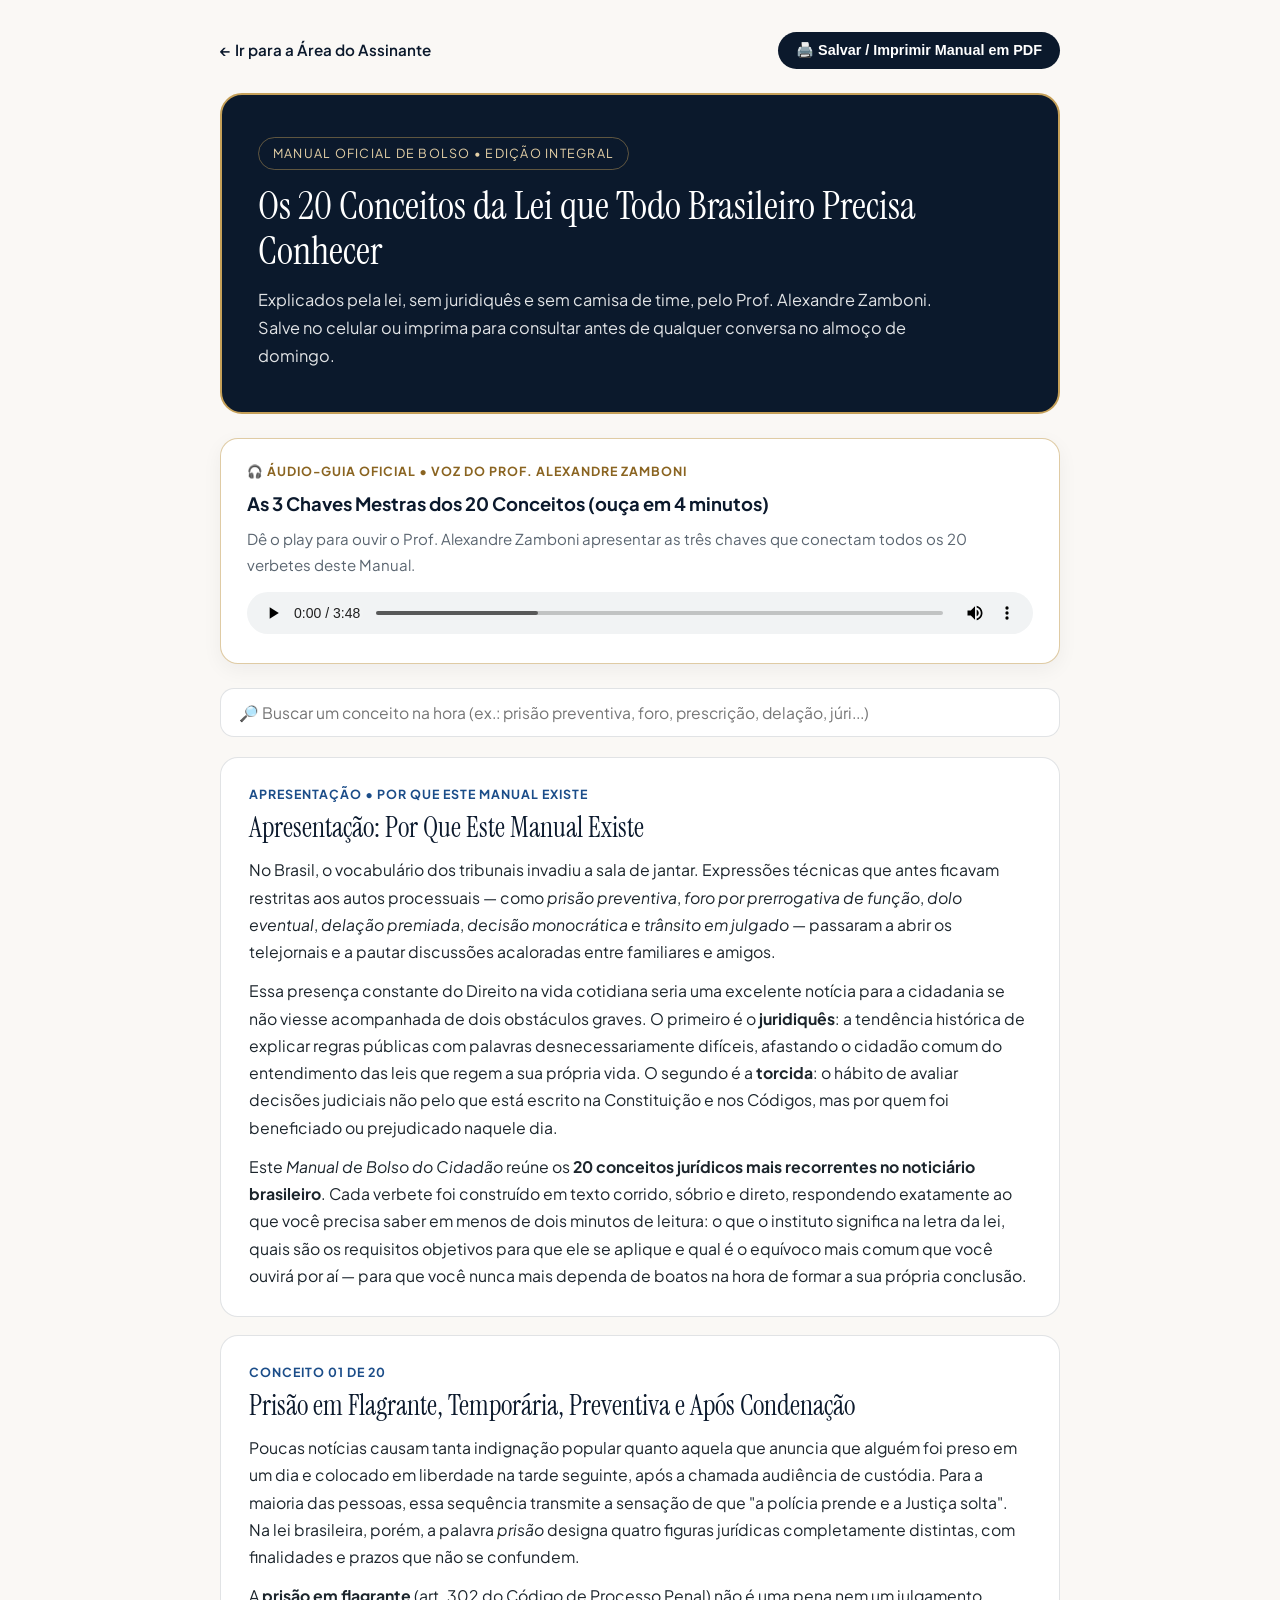
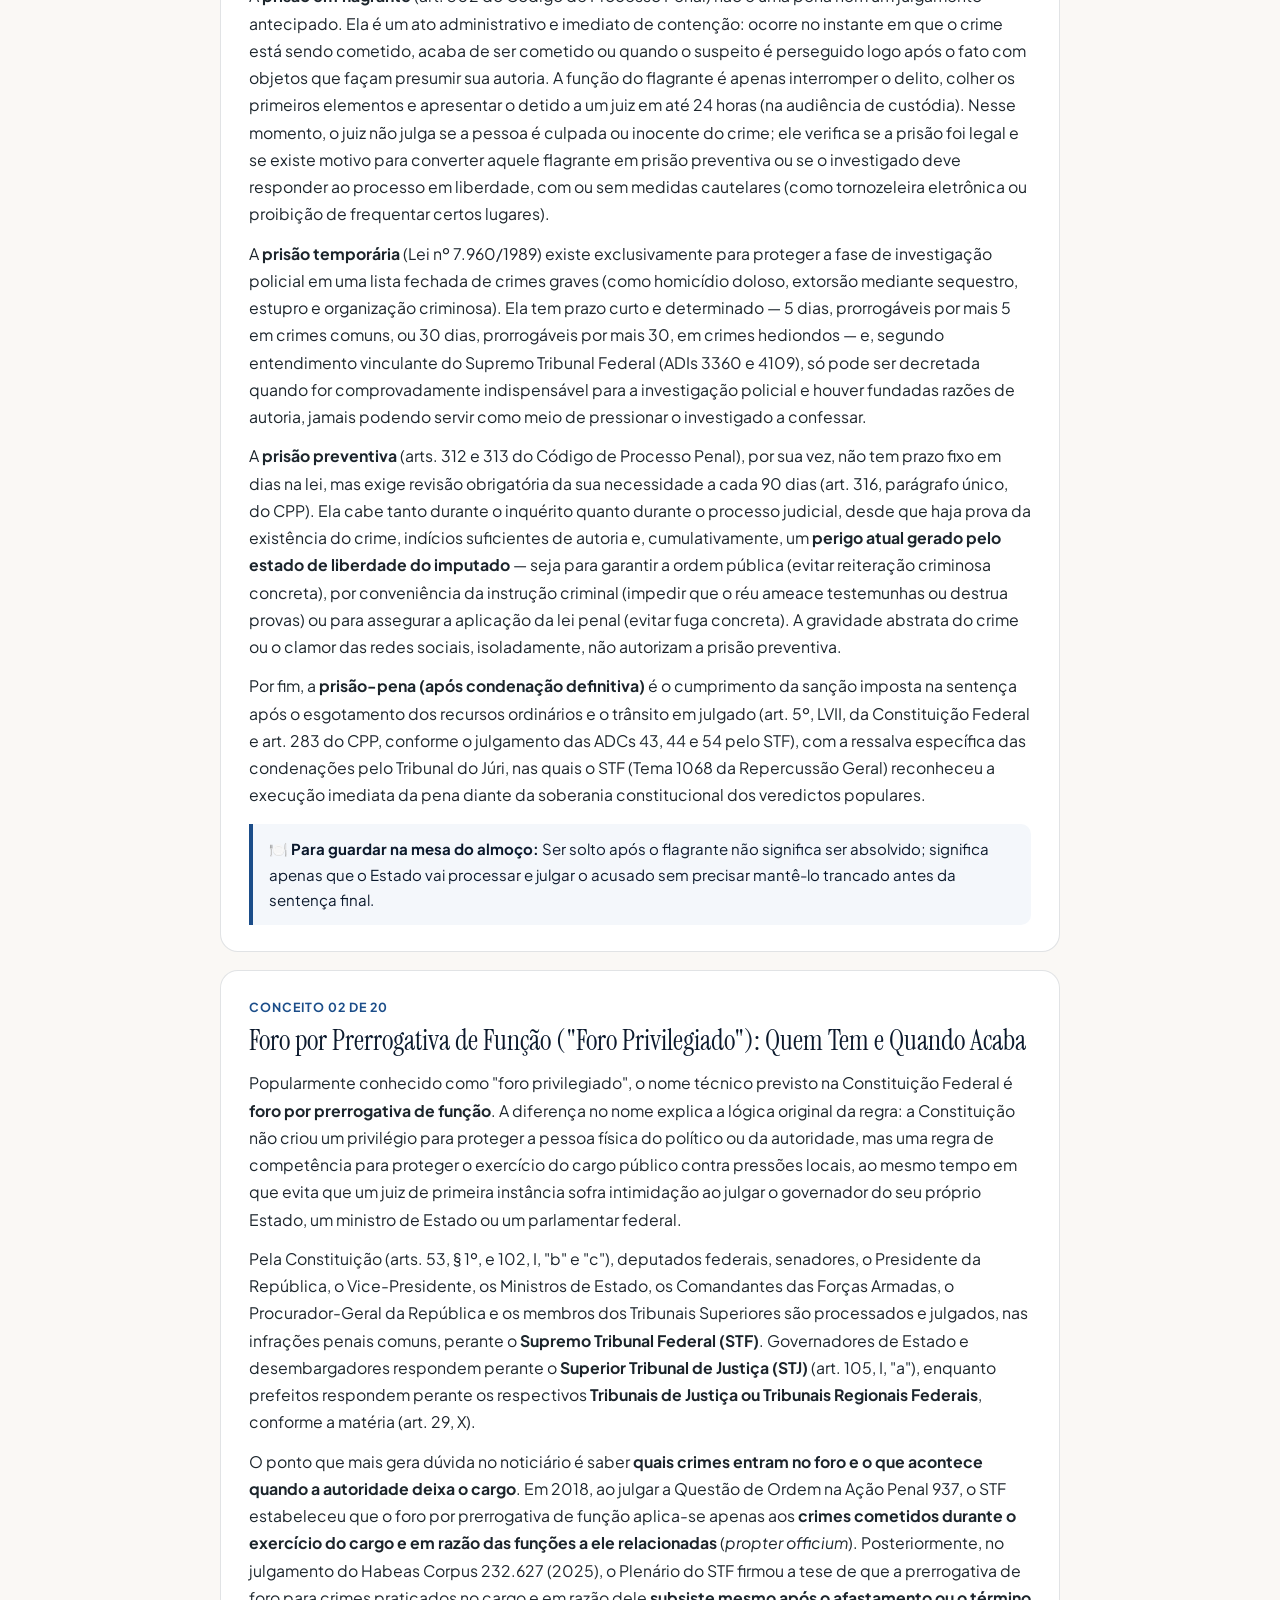
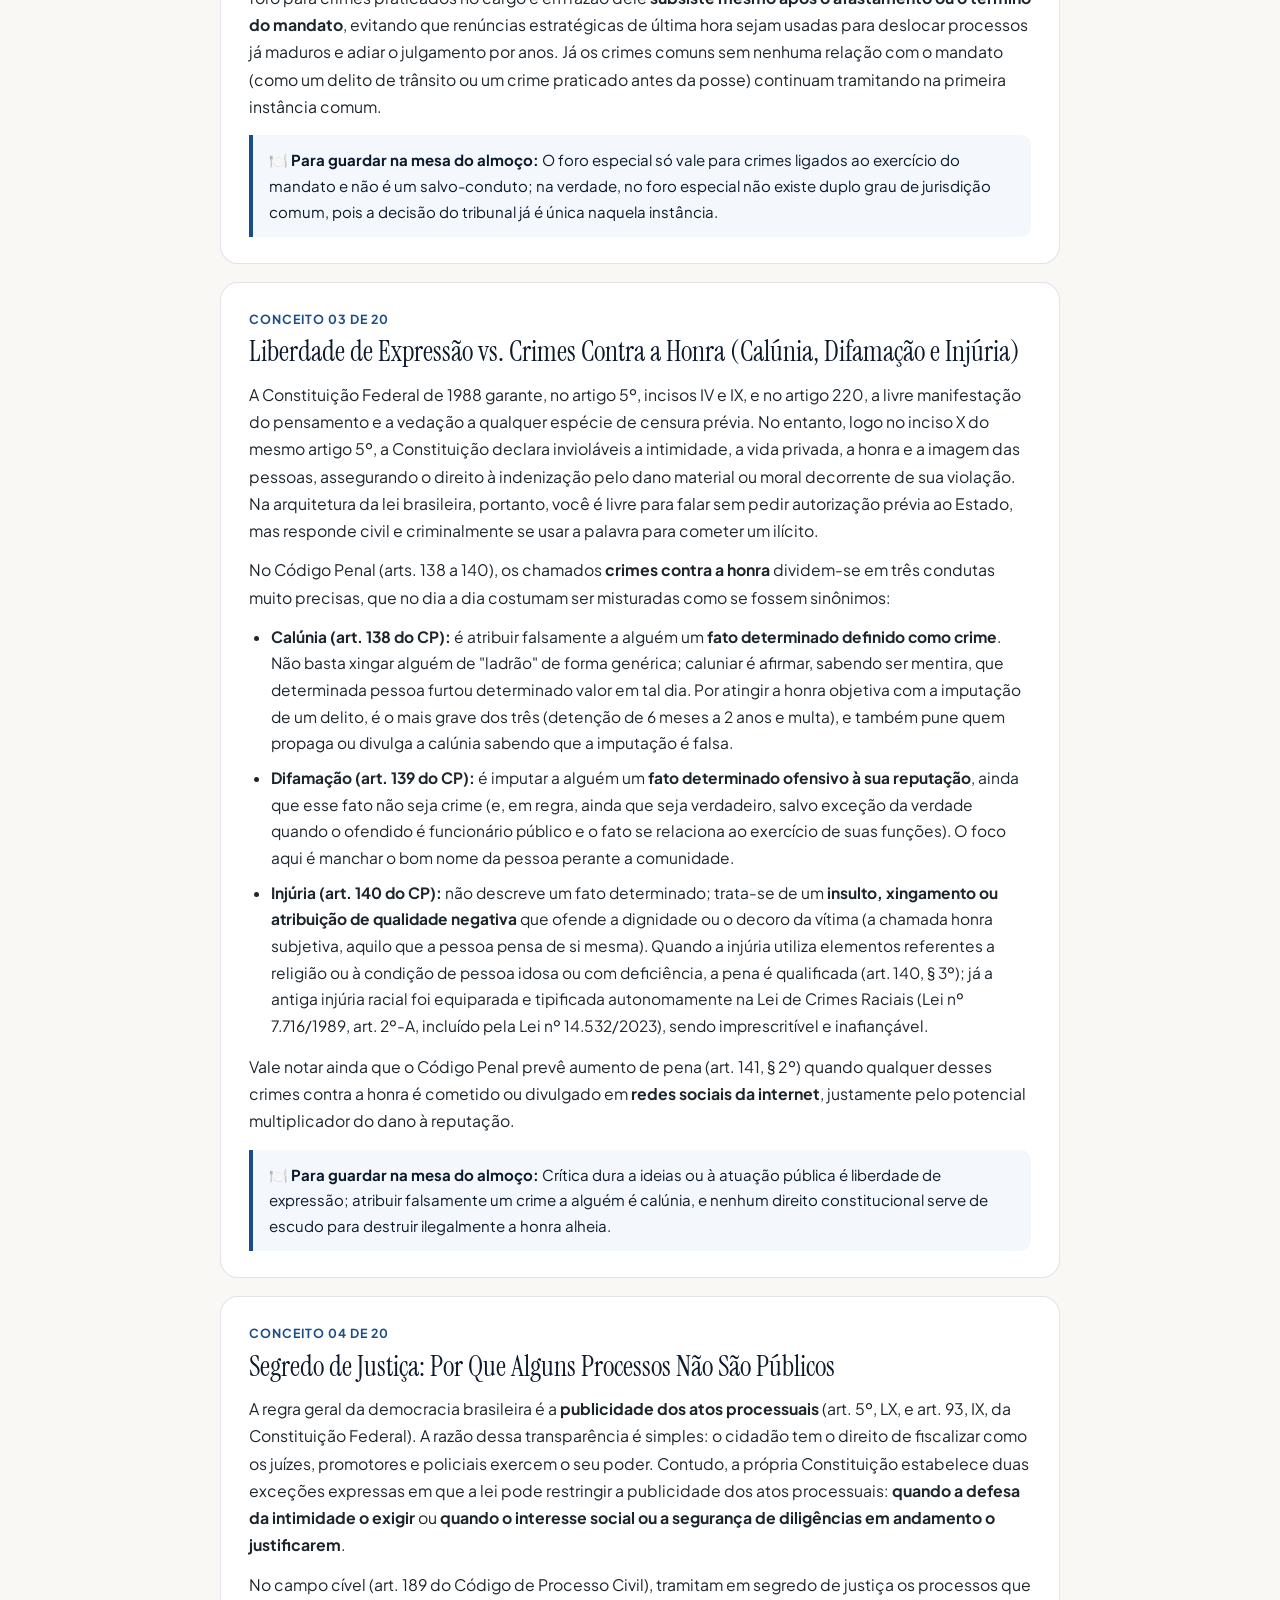
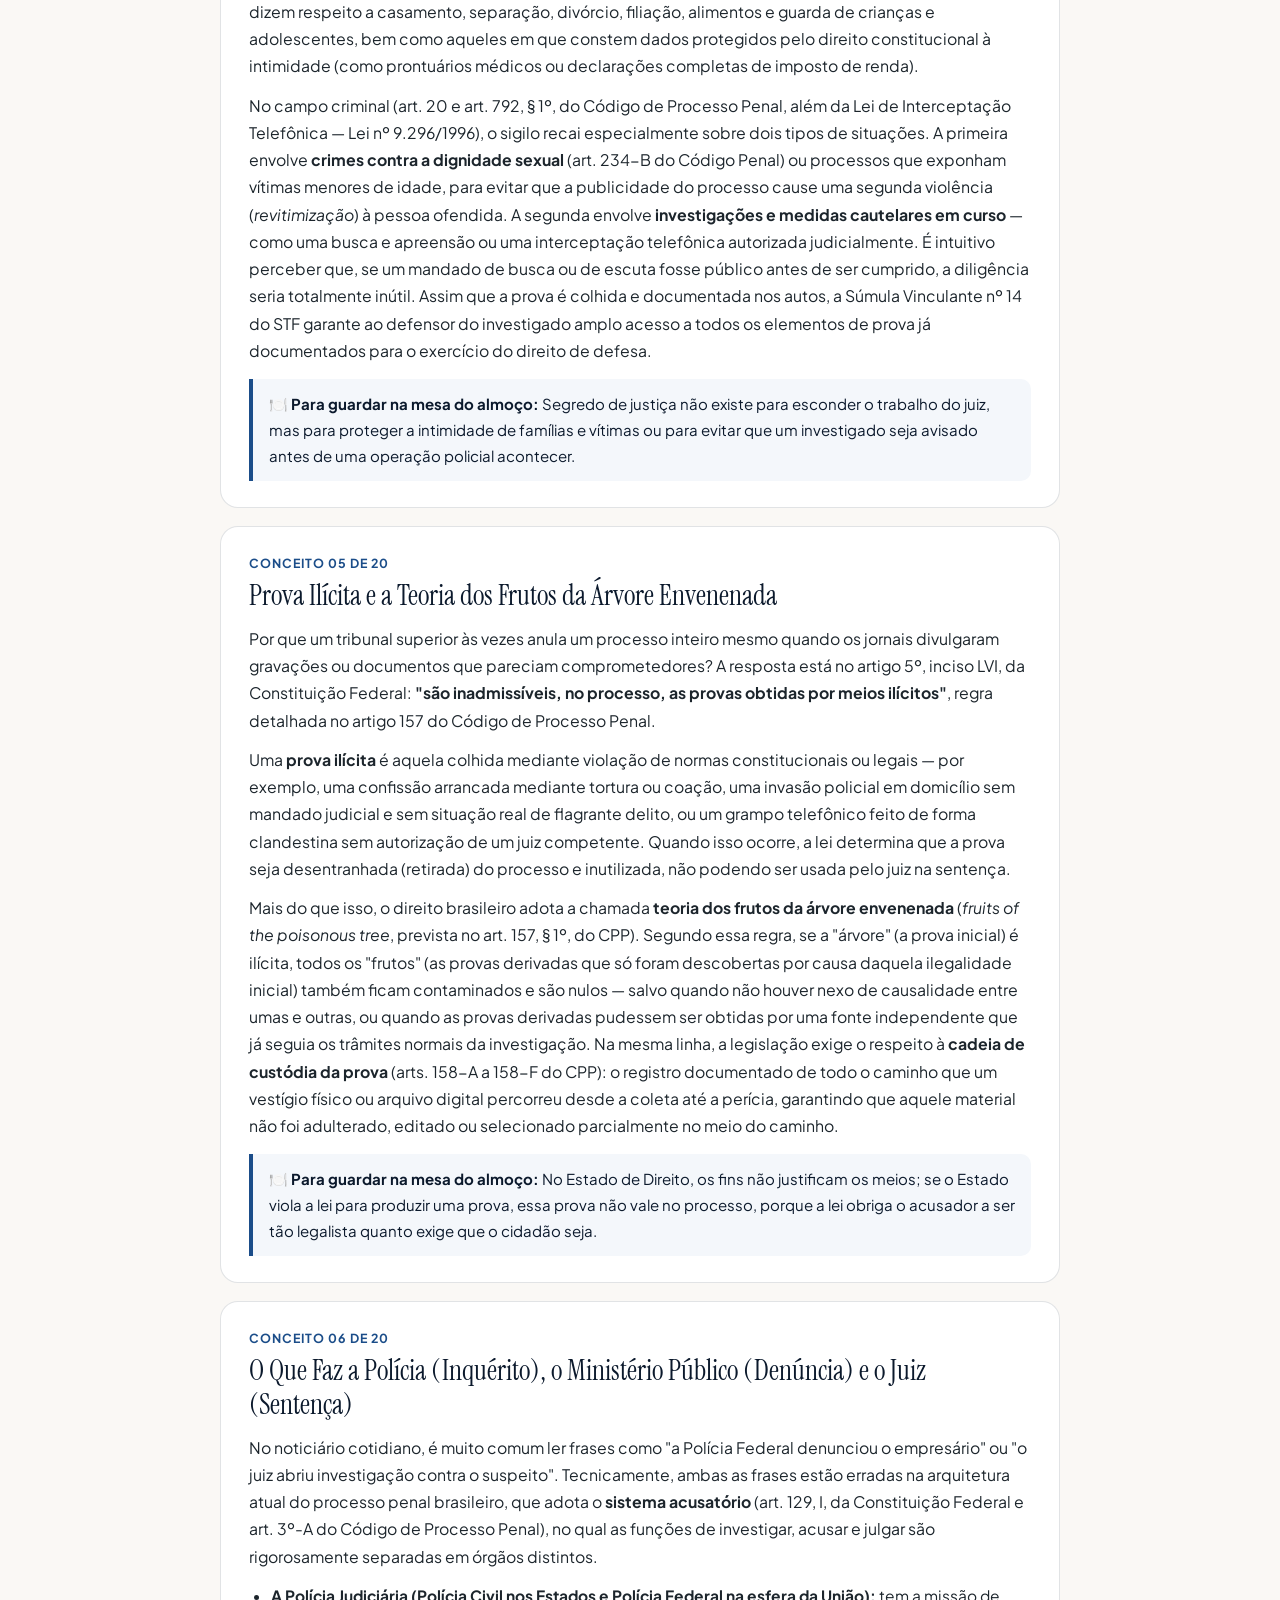
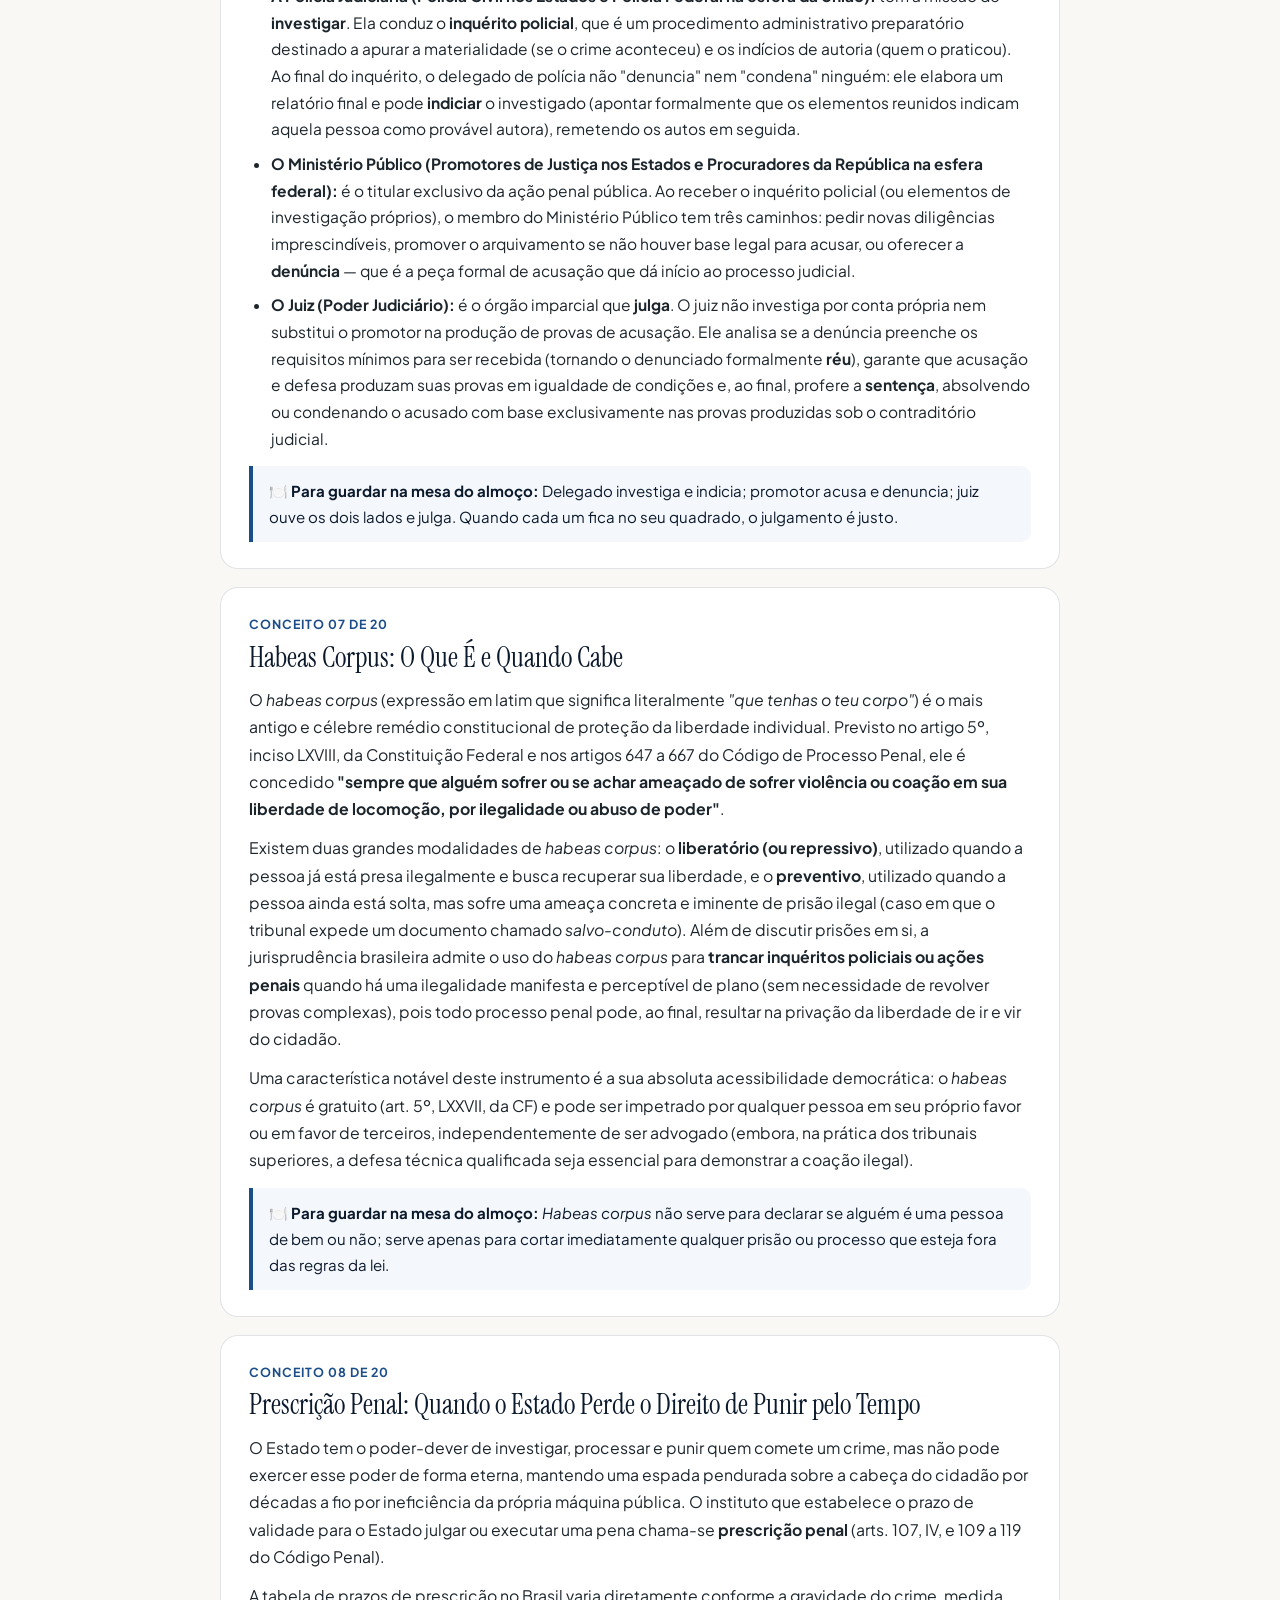
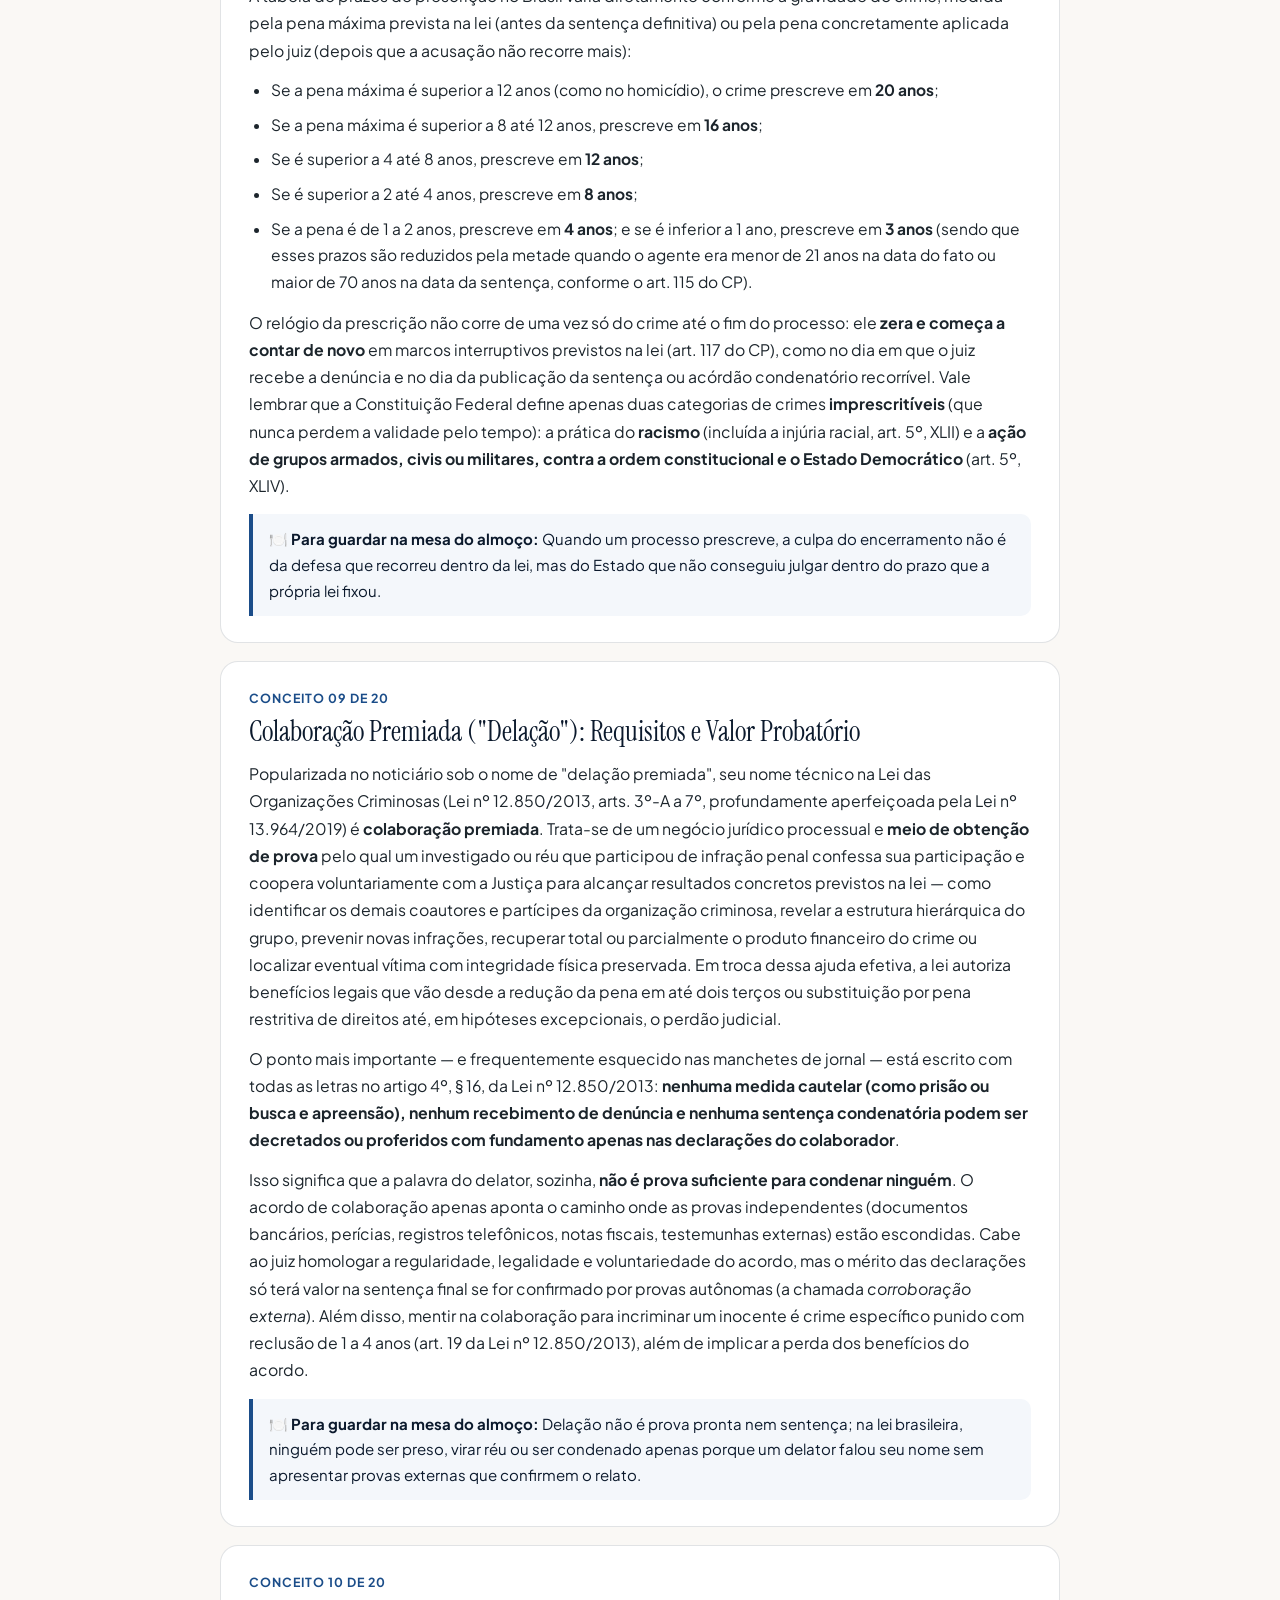
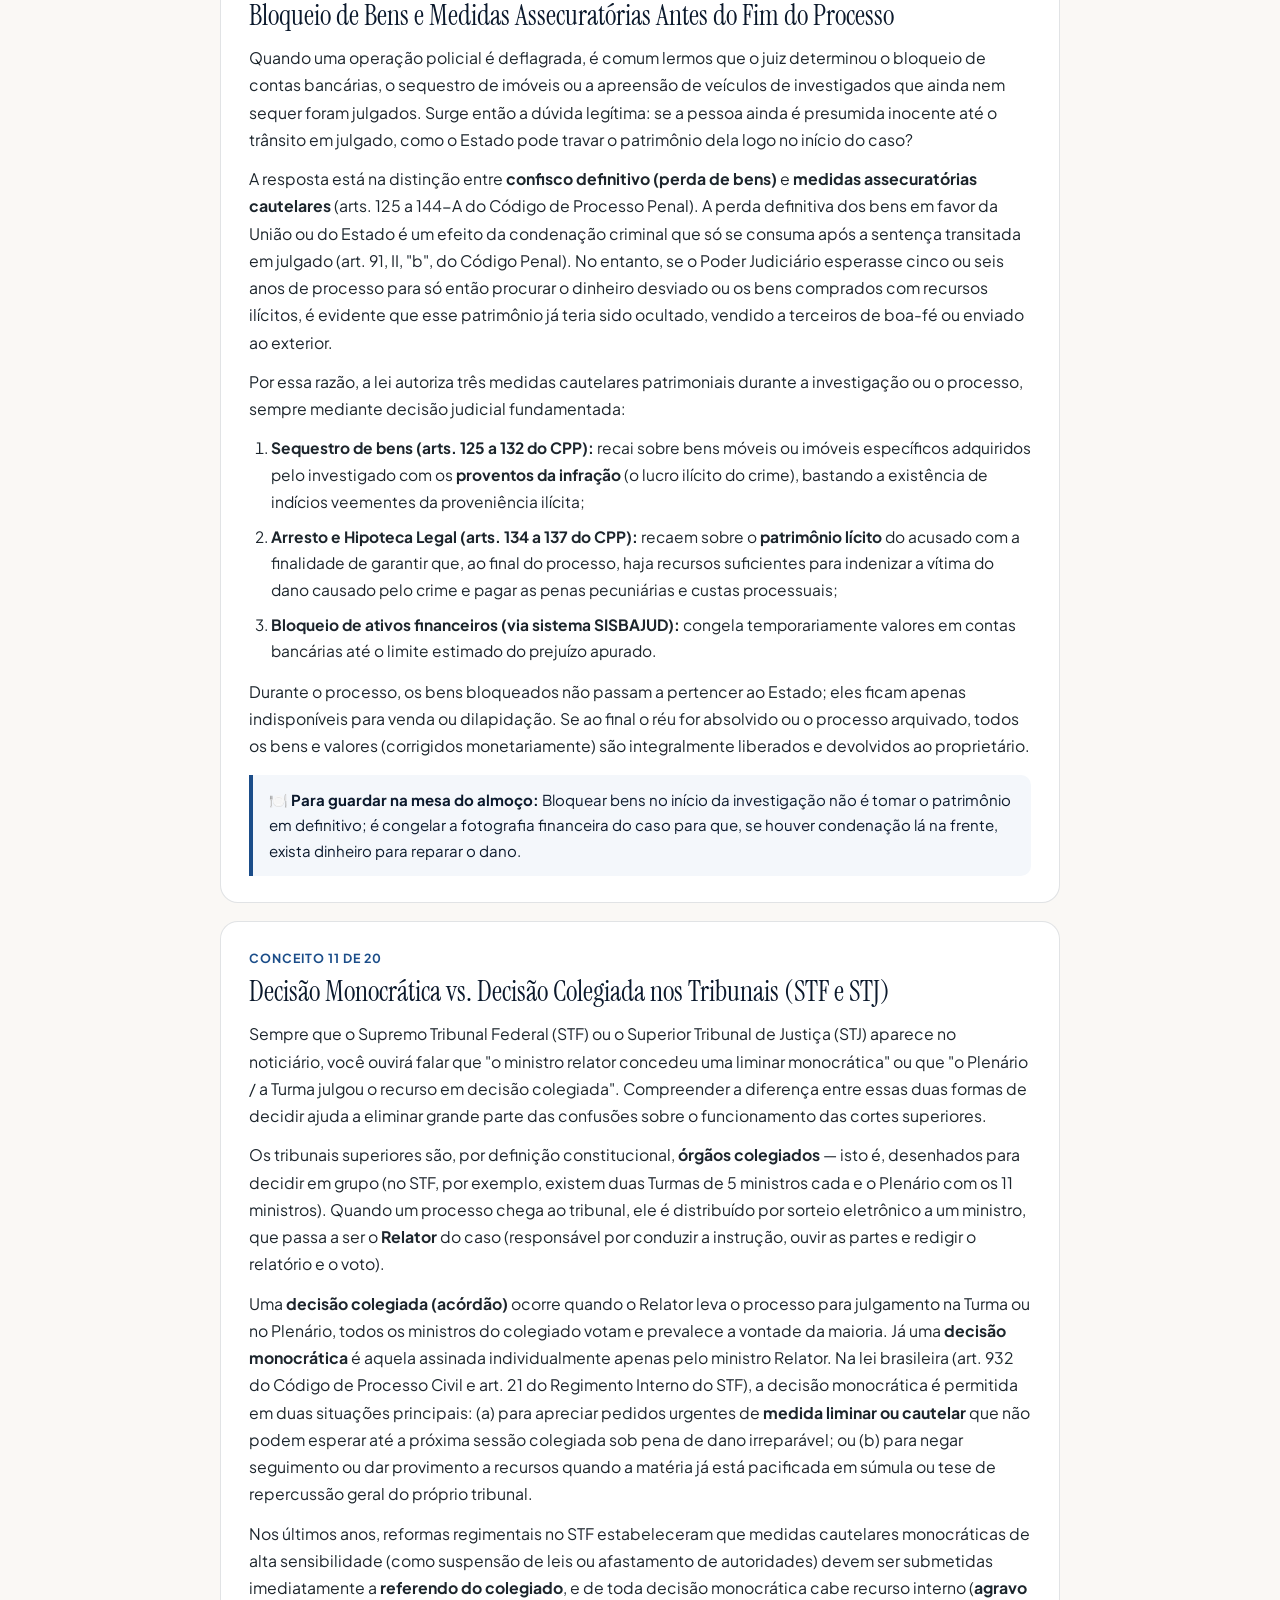
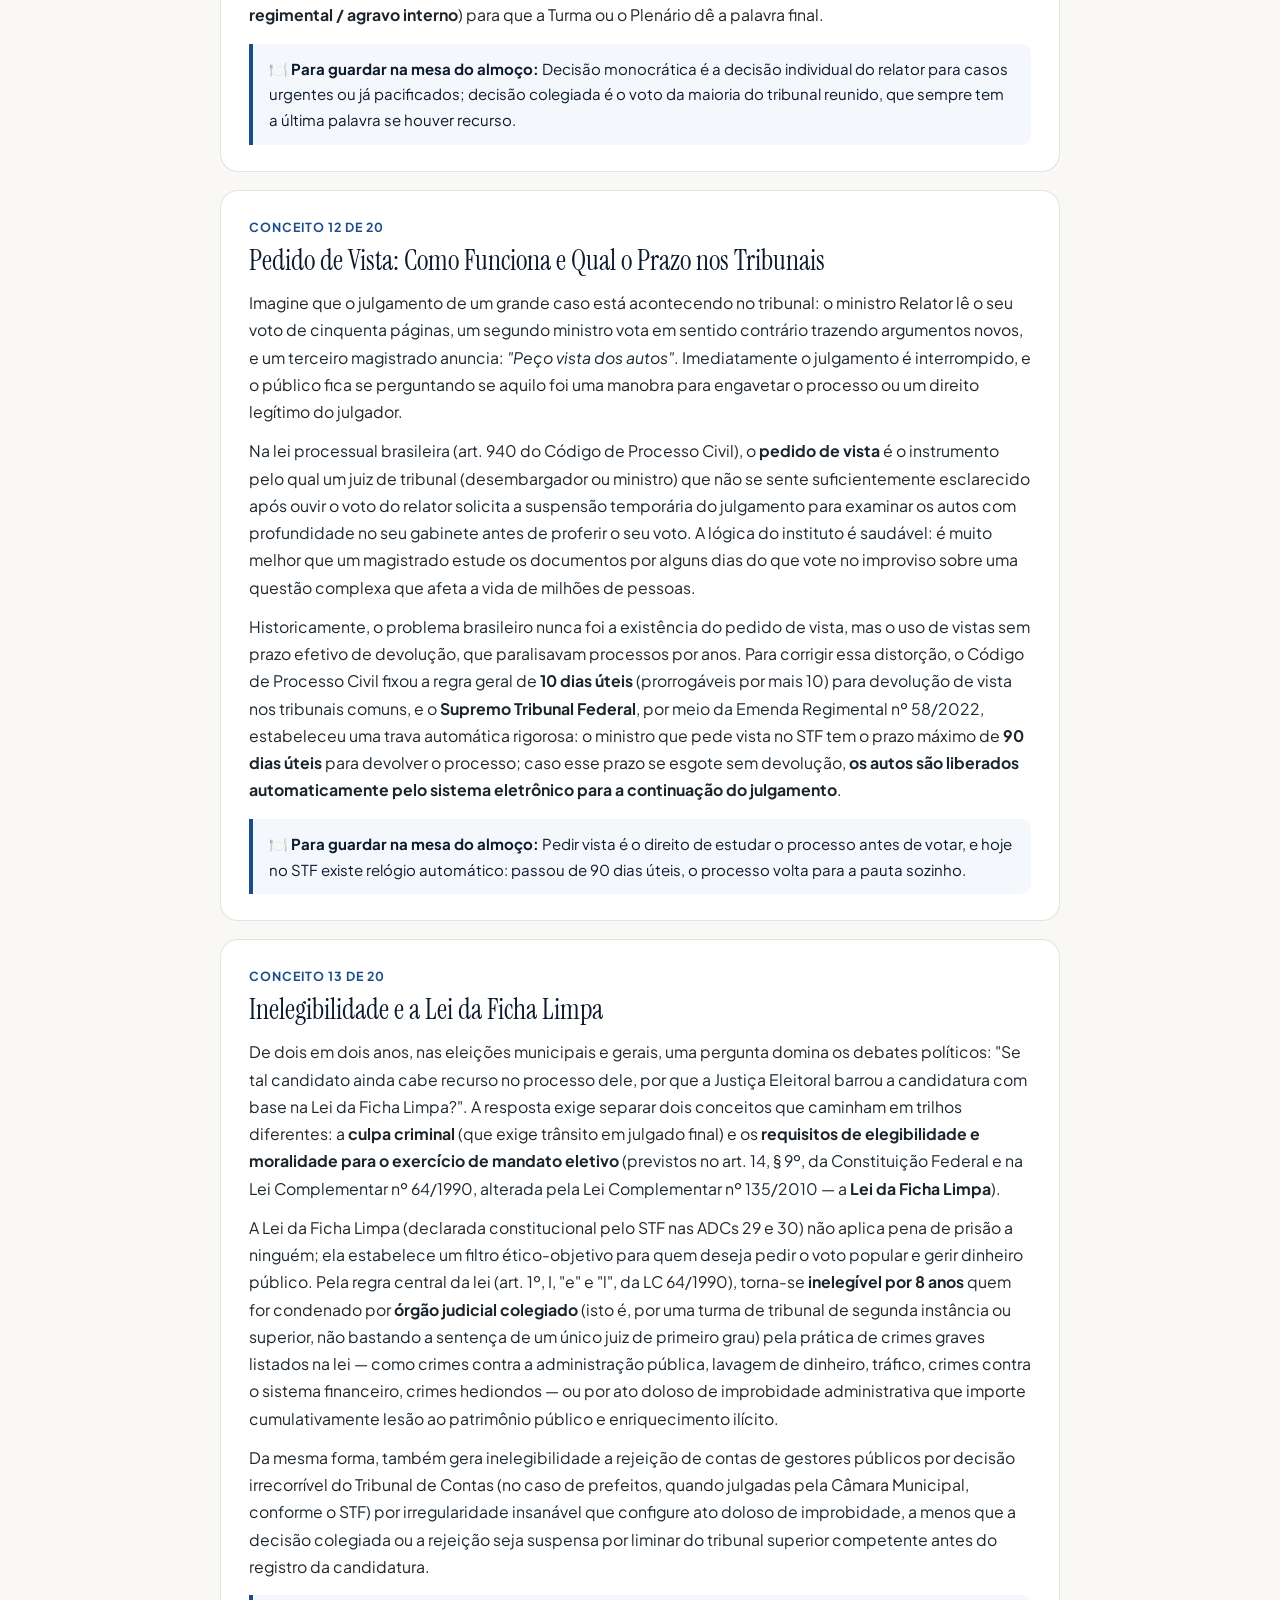
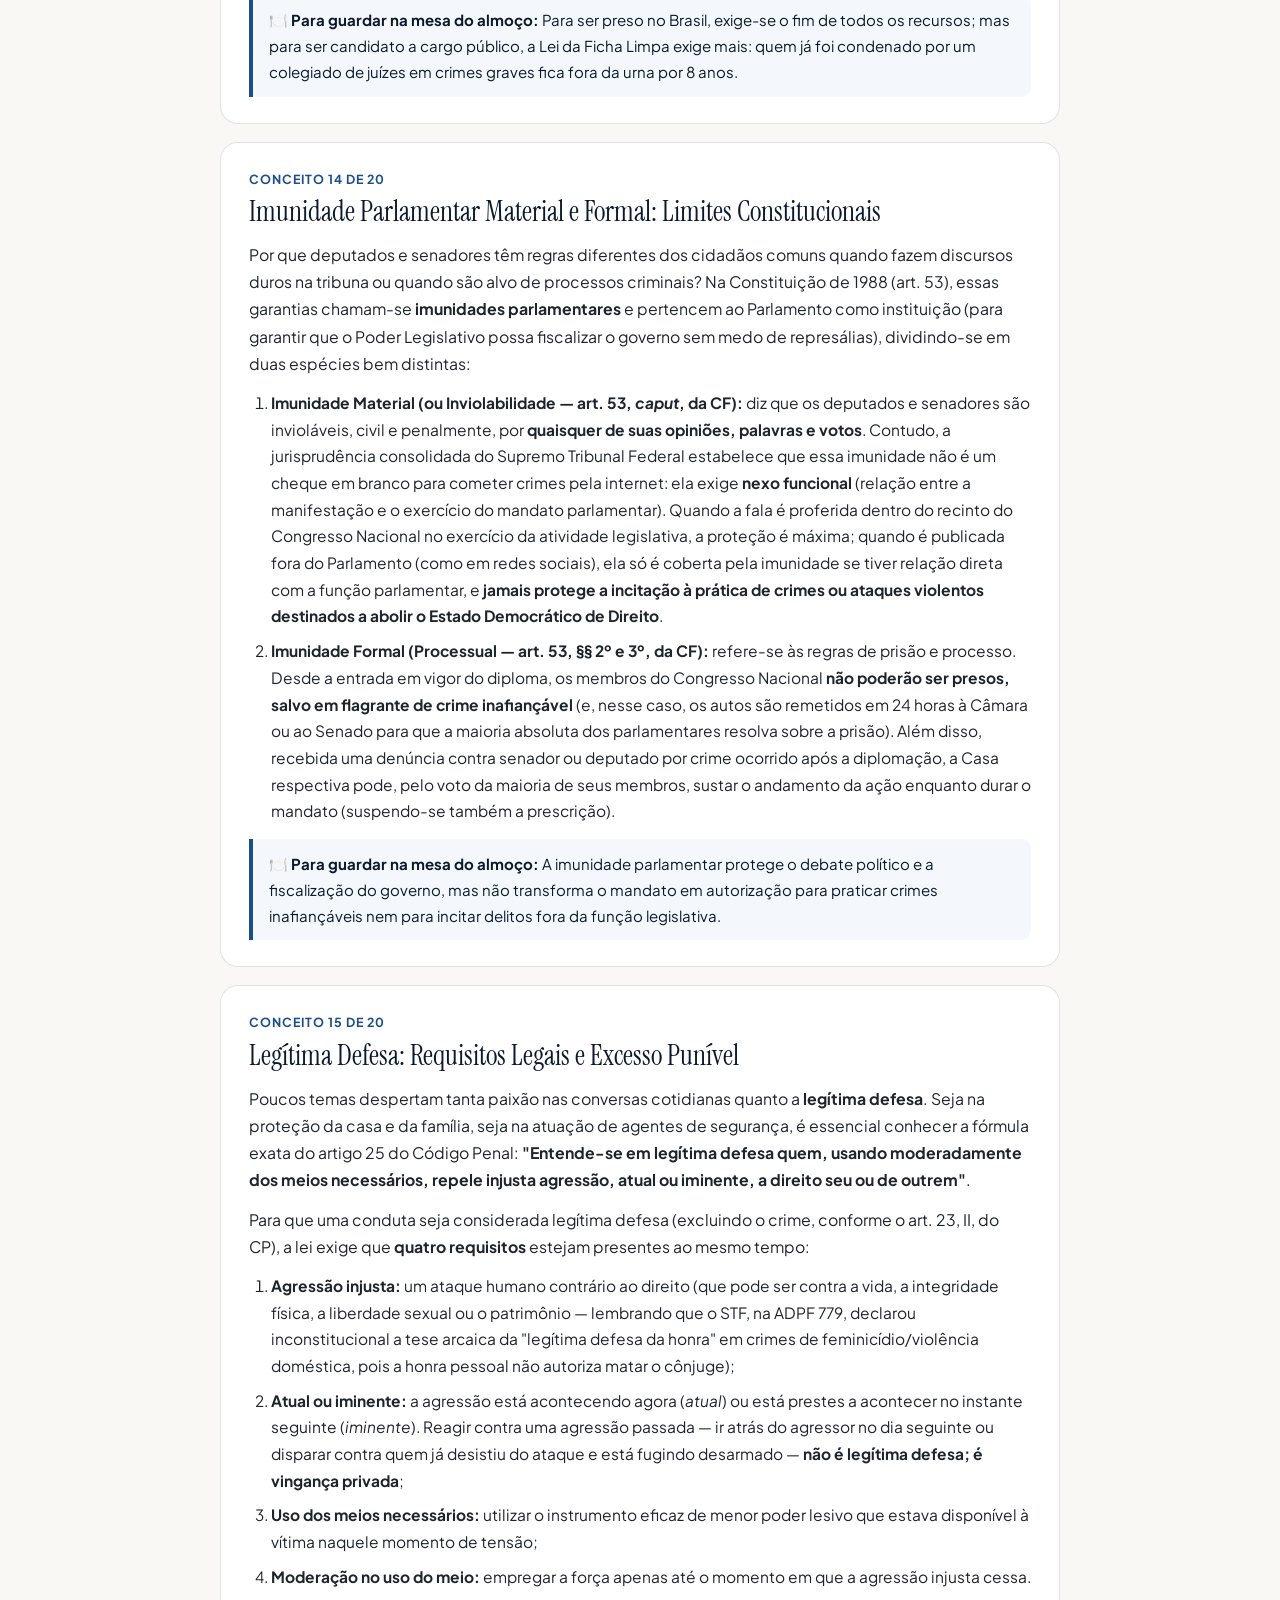
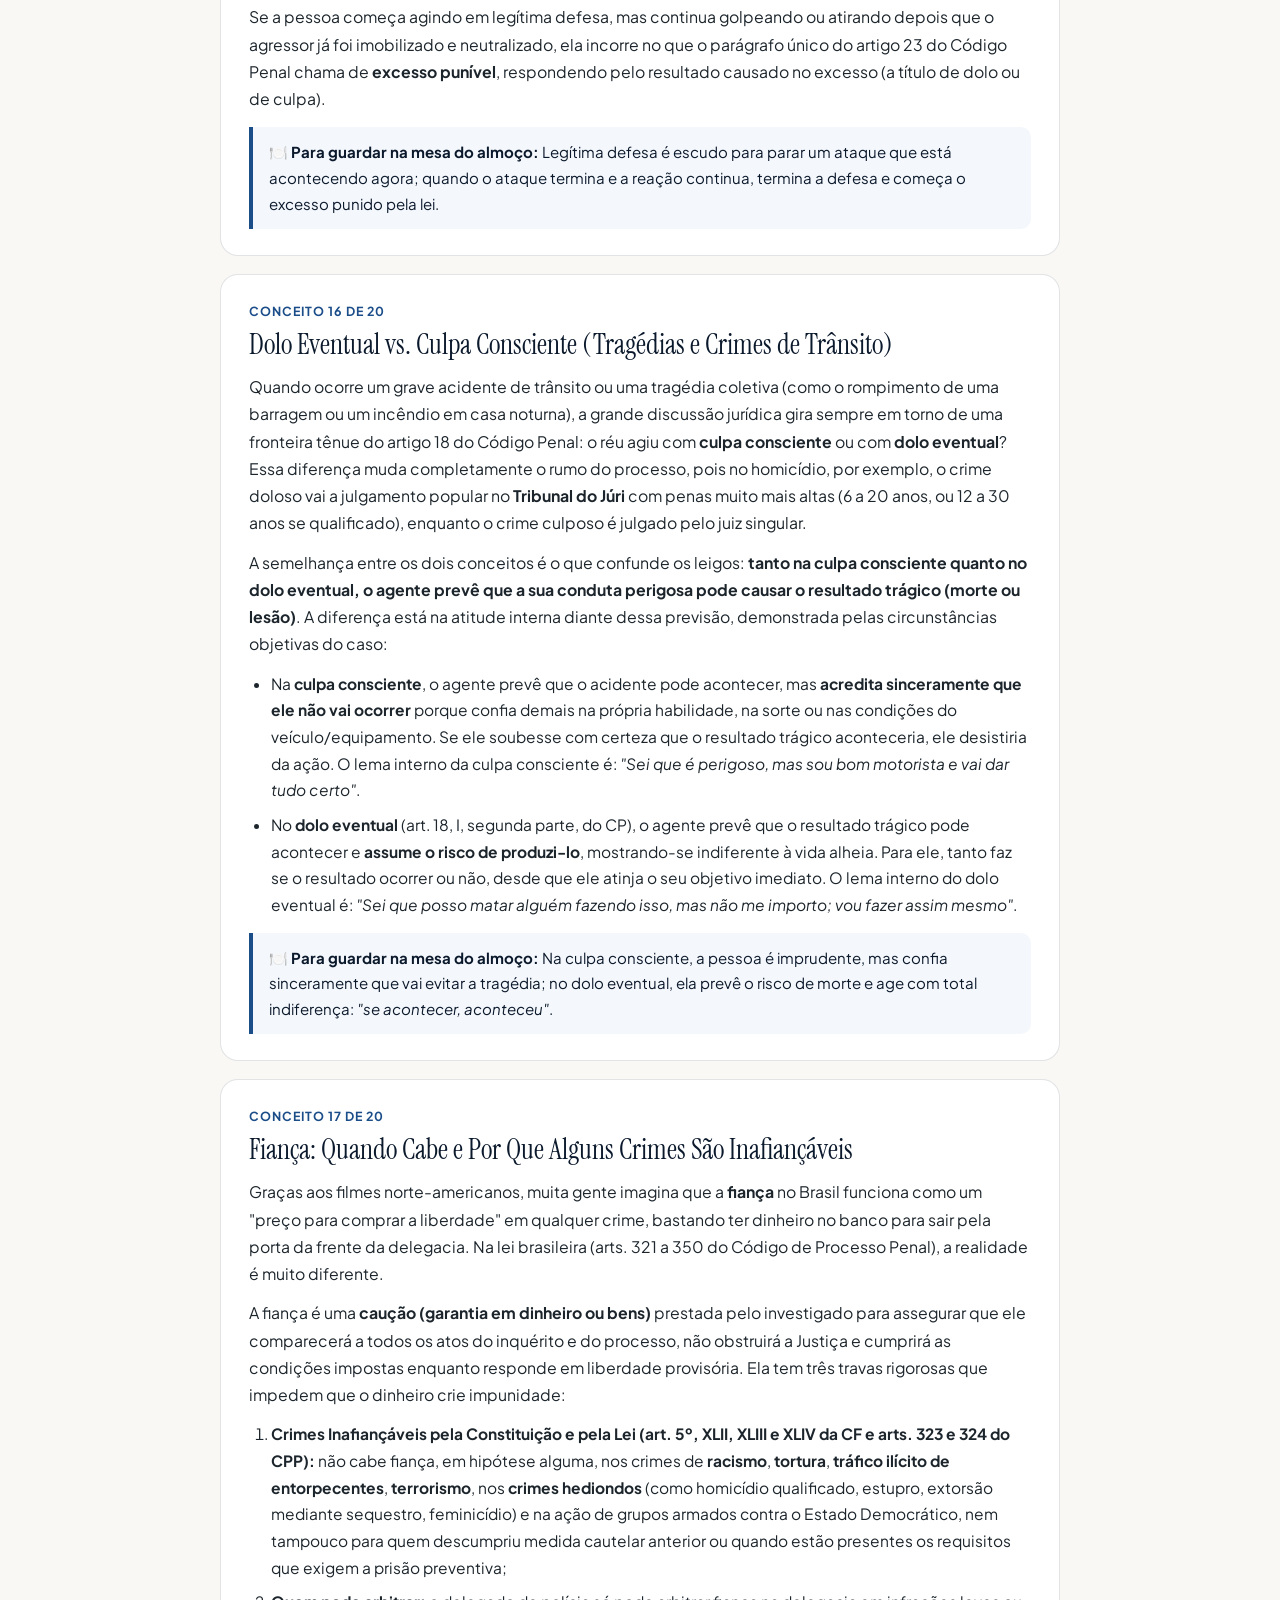
<file: manual-20-conceitos.html>
<!DOCTYPE html>
<html lang="pt-BR">
<head>
  <meta charset="UTF-8" />
  <meta name="viewport" content="width=device-width, initial-scale=1.0" />
  <meta name="robots" content="noindex, nofollow, noarchive" />
  <title>Manual de Bolso do Cidadão: Os 20 Conceitos da Lei — Zamboni Explica</title>
  <link rel="preconnect" href="https://fonts.googleapis.com">
  <link rel="preconnect" href="https://fonts.gstatic.com" crossorigin>
  <link href="https://fonts.googleapis.com/css2?family=Instrument+Serif:ital@0;1&family=Plus+Jakarta+Sans:wght@400;500;600;700&display=swap" rel="stylesheet">
  <style>
    :root {
      --navy: #0B192C;
      --gold: #C5A059;
      --paper: #FAF8F5;
      --ink: #1C252C;
      --muted: #5A6570;
      --border: rgba(11, 25, 44, 0.12);
      --blue: #1B4D89;
    }
    * { box-sizing: border-box; margin: 0; padding: 0; }
    body {
      font-family: 'Plus Jakarta Sans', -apple-system, BlinkMacSystemFont, sans-serif;
      background: var(--paper);
      color: var(--ink);
      line-height: 1.72;
      padding: 32px 16px 64px;
    }
    .container { max-width: 840px; margin: 0 auto; }
    .top-bar {
      display: flex;
      justify-content: space-between;
      align-items: center;
      margin-bottom: 24px;
      flex-wrap: wrap;
      gap: 12px;
    }
    .top-bar a { color: var(--navy); text-decoration: none; font-weight: 600; font-size: 0.95rem; }
    .btn-print {
      background: var(--navy);
      color: #fff;
      border: none;
      padding: 10px 18px;
      border-radius: 999px;
      font-weight: 600;
      cursor: pointer;
      font-size: 0.9rem;
    }
    .cover {
      background: var(--navy);
      color: #fff;
      border-radius: 22px;
      padding: 42px 36px;
      border: 2px solid var(--gold);
      margin-bottom: 24px;
    }
    .cover .badge {
      display: inline-block;
      color: #E5D1A7;
      border: 1px solid rgba(197, 160, 89, 0.45);
      padding: 5px 14px;
      border-radius: 999px;
      font-size: 0.78rem;
      letter-spacing: 0.1em;
      text-transform: uppercase;
      margin-bottom: 14px;
    }
    .cover h1 {
      font-family: 'Instrument Serif', Georgia, serif;
      font-size: 2.45rem;
      font-weight: 400;
      line-height: 1.14;
      margin-bottom: 12px;
    }
    .cover p {
      color: rgba(255, 255, 255, 0.88);
      font-size: 1.02rem;
      max-width: 680px;
    }
    .audio-card {
      background: #fff;
      border: 1.5px solid rgba(197, 160, 89, 0.55);
      border-radius: 18px;
      padding: 22px 26px;
      margin-bottom: 24px;
      box-shadow: 0 6px 20px rgba(11, 25, 44, 0.05);
    }
    .audio-card .kicker {
      font-size: 0.78rem;
      font-weight: 700;
      text-transform: uppercase;
      letter-spacing: 0.08em;
      color: #8A6421;
      display: block;
      margin-bottom: 6px;
    }
    .audio-card h2 {
      font-size: 1.15rem;
      color: var(--navy);
      margin-bottom: 6px;
    }
    .audio-card p {
      font-size: 0.94rem;
      color: var(--muted);
      margin-bottom: 14px;
    }
    .audio-card audio { width: 100%; height: 42px; }
    .search-box {
      width: 100%;
      padding: 14px 18px;
      border-radius: 14px;
      border: 1px solid var(--border);
      background: #fff;
      font-size: 0.98rem;
      font-family: inherit;
      margin-bottom: 20px;
      outline: none;
    }
    .search-box:focus { border-color: var(--blue); box-shadow: 0 0 0 3px rgba(27, 77, 137, 0.12); }
    .card-block {
      background: #fff;
      border: 1px solid var(--border);
      border-radius: 18px;
      padding: 26px 28px;
      margin-bottom: 18px;
      page-break-inside: avoid;
    }
    .card-block .kicker {
      font-size: 0.78rem;
      font-weight: 700;
      text-transform: uppercase;
      letter-spacing: 0.08em;
      color: var(--blue);
      display: block;
      margin-bottom: 6px;
    }
    .card-block h2 {
      font-family: 'Instrument Serif', Georgia, serif;
      font-size: 1.72rem;
      font-weight: 400;
      color: var(--navy);
      margin-bottom: 12px;
      line-height: 1.22;
    }
    .card-block h3 {
      font-size: 1.08rem;
      color: var(--navy);
      margin: 18px 0 8px;
    }
    .card-block p {
      font-size: 0.99rem;
      color: var(--ink);
      margin-bottom: 12px;
    }
    .card-block p:last-child { margin-bottom: 0; }
    .card-block ul, .card-block ol {
      margin: 10px 0 14px 22px;
    }
    .card-block li {
      font-size: 0.97rem;
      margin-bottom: 8px;
    }
    .lunch-box {
      margin-top: 14px;
      background: #F4F7FB;
      border-left: 4px solid var(--blue);
      padding: 12px 16px;
      border-radius: 0 10px 10px 0;
      font-size: 0.94rem;
      color: var(--navy);
    }
    .callout {
      background: #FFFDF6;
      border: 1px solid #E6D8A8;
      border-radius: 12px;
      padding: 14px 18px;
      margin: 14px 0;
      font-size: 0.95rem;
      color: #3A2E14;
    }
    .table-wrap { overflow-x: auto; margin: 14px 0; }
    table { width: 100%; border-collapse: collapse; font-size: 0.92rem; }
    th, td {
      border: 1px solid var(--border);
      padding: 10px 12px;
      text-align: left;
      vertical-align: top;
    }
    th { background: #F4F6F9; color: var(--navy); font-weight: 700; }
    .flow-grid {
      display: grid;
      grid-template-columns: repeat(auto-fit, minmax(260px, 1fr));
      gap: 14px;
      margin-top: 14px;
    }
    .flow-box {
      background: #F8FAFC;
      border: 1px solid var(--border);
      border-radius: 14px;
      padding: 16px 18px;
    }
    .flow-box.accent-green { background: #F2FAF5; border-color: rgba(31, 122, 76, 0.3); }
    .flow-box.accent-amber { background: #FFFBF0; border-color: rgba(197, 160, 89, 0.45); }
    .flow-box strong { display: block; color: var(--navy); margin-bottom: 6px; font-size: 0.96rem; }
    .flow-box p { font-size: 0.9rem; margin-bottom: 0; }
    .oab-footer {
      background: #FFFDF6;
      border: 1px solid #E6D8A8;
      border-radius: 18px;
      padding: 24px 26px;
      margin-top: 24px;
    }
    .oab-footer .kicker {
      font-size: 0.78rem;
      font-weight: 700;
      text-transform: uppercase;
      letter-spacing: 0.08em;
      color: #8A6421;
      display: block;
      margin-bottom: 6px;
    }
    .oab-footer h2 {
      font-family: 'Instrument Serif', Georgia, serif;
      font-size: 1.5rem;
      font-weight: 400;
      color: var(--navy);
      margin-bottom: 10px;
    }
    .oab-footer p { font-size: 0.94rem; color: var(--ink); margin-bottom: 10px; }
    .oab-footer p:last-child { margin-bottom: 0; }
    .oab-meta {
      margin-top: 14px;
      padding-top: 12px;
      border-top: 1px solid rgba(11, 25, 44, 0.1);
      font-size: 0.85rem;
      color: var(--muted);
    }
    code {
      background: #F1F4F8;
      padding: 2px 6px;
      border-radius: 6px;
      font-size: 0.9em;
    }
    @media print {
      .top-bar, .search-box, .audio-card { display: none !important; }
      body { background: #fff; padding: 0; }
    }
  </style>
</head>
<body>
  <div class="container">
    <div class="top-bar">
      <a href="area-assinante.html">← Ir para a Área do Assinante</a>
      <button class="btn-print" onclick="window.print()">🖨️ Salvar / Imprimir Manual em PDF</button>
    </div>

    <div class="cover">
      <span class="badge">Manual Oficial de Bolso • Edição Integral</span>
      <h1>Os 20 Conceitos da Lei que Todo Brasileiro Precisa Conhecer</h1>
      <p>Explicados pela lei, sem juridiquês e sem camisa de time, pelo Prof. Alexandre Zamboni. Salve no celular ou imprima para consultar antes de qualquer conversa no almoço de domingo.</p>
    </div>

    <div class="audio-card">
      <span class="kicker">🎧 Áudio-Guia Oficial • Voz do Prof. Alexandre Zamboni</span>
      <h2>As 3 Chaves Mestras dos 20 Conceitos (ouça em 4 minutos)</h2>
      <p>Dê o play para ouvir o Prof. Alexandre Zamboni apresentar as três chaves que conectam todos os 20 verbetes deste Manual.</p>
      <audio controls preload="metadata" src="audio/manual-20-conceitos.mp3">
        Seu navegador não suporta reprodução de áudio embutido. <a href="audio/manual-20-conceitos.mp3">Baixar o Áudio-Guia (MP3)</a>.
      </audio>
    </div>

    <input id="search-manual" class="search-box" type="search" placeholder="🔎 Buscar um conceito na hora (ex.: prisão preventiva, foro, prescrição, delação, júri...)" oninput="filterManualConcepts()" />

    <article class="card-block">
      <span class="kicker">Apresentação • Por Que Este Manual Existe</span>
      <h2>Apresentação: Por Que Este Manual Existe</h2>
      <p>No Brasil, o vocabulário dos tribunais invadiu a sala de jantar. Expressões técnicas que antes ficavam restritas aos autos processuais — como <em>prisão preventiva</em>, <em>foro por prerrogativa de função</em>, <em>dolo eventual</em>, <em>delação premiada</em>, <em>decisão monocrática</em> e <em>trânsito em julgado</em> — passaram a abrir os telejornais e a pautar discussões acaloradas entre familiares e amigos.</p>
      <p>Essa presença constante do Direito na vida cotidiana seria uma excelente notícia para a cidadania se não viesse acompanhada de dois obstáculos graves. O primeiro é o <strong>juridiquês</strong>: a tendência histórica de explicar regras públicas com palavras desnecessariamente difíceis, afastando o cidadão comum do entendimento das leis que regem a sua própria vida. O segundo é a <strong>torcida</strong>: o hábito de avaliar decisões judiciais não pelo que está escrito na Constituição e nos Códigos, mas por quem foi beneficiado ou prejudicado naquele dia.</p>
      <p>Este <em>Manual de Bolso do Cidadão</em> reúne os <strong>20 conceitos jurídicos mais recorrentes no noticiário brasileiro</strong>. Cada verbete foi construído em texto corrido, sóbrio e direto, respondendo exatamente ao que você precisa saber em menos de dois minutos de leitura: o que o instituto significa na letra da lei, quais são os requisitos objetivos para que ele se aplique e qual é o equívoco mais comum que você ouvirá por aí — para que você nunca mais dependa de boatos na hora de formar a sua própria conclusão.</p>
    </article>
    <article class="card-block concept-item">
      <span class="kicker">Conceito 01 de 20</span>
      <h2>Prisão em Flagrante, Temporária, Preventiva e Após Condenação</h2>
      <p>Poucas notícias causam tanta indignação popular quanto aquela que anuncia que alguém foi preso em um dia e colocado em liberdade na tarde seguinte, após a chamada audiência de custódia. Para a maioria das pessoas, essa sequência transmite a sensação de que &quot;a polícia prende e a Justiça solta&quot;. Na lei brasileira, porém, a palavra <em>prisão</em> designa quatro figuras jurídicas completamente distintas, com finalidades e prazos que não se confundem.</p>
      <p>A <strong>prisão em flagrante</strong> (art. 302 do Código de Processo Penal) não é uma pena nem um julgamento antecipado. Ela é um ato administrativo e imediato de contenção: ocorre no instante em que o crime está sendo cometido, acaba de ser cometido ou quando o suspeito é perseguido logo após o fato com objetos que façam presumir sua autoria. A função do flagrante é apenas interromper o delito, colher os primeiros elementos e apresentar o detido a um juiz em até 24 horas (na audiência de custódia). Nesse momento, o juiz não julga se a pessoa é culpada ou inocente do crime; ele verifica se a prisão foi legal e se existe motivo para converter aquele flagrante em prisão preventiva ou se o investigado deve responder ao processo em liberdade, com ou sem medidas cautelares (como tornozeleira eletrônica ou proibição de frequentar certos lugares).</p>
      <p>A <strong>prisão temporária</strong> (Lei nº 7.960/1989) existe exclusivamente para proteger a fase de investigação policial em uma lista fechada de crimes graves (como homicídio doloso, extorsão mediante sequestro, estupro e organização criminosa). Ela tem prazo curto e determinado — 5 dias, prorrogáveis por mais 5 em crimes comuns, ou 30 dias, prorrogáveis por mais 30, em crimes hediondos — e, segundo entendimento vinculante do Supremo Tribunal Federal (ADIs 3360 e 4109), só pode ser decretada quando for comprovadamente indispensável para a investigação policial e houver fundadas razões de autoria, jamais podendo servir como meio de pressionar o investigado a confessar.</p>
      <p>A <strong>prisão preventiva</strong> (arts. 312 e 313 do Código de Processo Penal), por sua vez, não tem prazo fixo em dias na lei, mas exige revisão obrigatória da sua necessidade a cada 90 dias (art. 316, parágrafo único, do CPP). Ela cabe tanto durante o inquérito quanto durante o processo judicial, desde que haja prova da existência do crime, indícios suficientes de autoria e, cumulativamente, um <strong>perigo atual gerado pelo estado de liberdade do imputado</strong> — seja para garantir a ordem pública (evitar reiteração criminosa concreta), por conveniência da instrução criminal (impedir que o réu ameace testemunhas ou destrua provas) ou para assegurar a aplicação da lei penal (evitar fuga concreta). A gravidade abstrata do crime ou o clamor das redes sociais, isoladamente, não autorizam a prisão preventiva.</p>
      <p>Por fim, a <strong>prisão-pena (após condenação definitiva)</strong> é o cumprimento da sanção imposta na sentença após o esgotamento dos recursos ordinários e o trânsito em julgado (art. 5º, LVII, da Constituição Federal e art. 283 do CPP, conforme o julgamento das ADCs 43, 44 e 54 pelo STF), com a ressalva específica das condenações pelo Tribunal do Júri, nas quais o STF (Tema 1068 da Repercussão Geral) reconheceu a execução imediata da pena diante da soberania constitucional dos veredictos populares.</p>
      <div class="lunch-box"><strong>🍽️ Para guardar na mesa do almoço:</strong> Ser solto após o flagrante não significa ser absolvido; significa apenas que o Estado vai processar e julgar o acusado sem precisar mantê-lo trancado antes da sentença final.</div>
    </article>
    <article class="card-block concept-item">
      <span class="kicker">Conceito 02 de 20</span>
      <h2>Foro por Prerrogativa de Função (&quot;Foro Privilegiado&quot;): Quem Tem e Quando Acaba</h2>
      <p>Popularmente conhecido como &quot;foro privilegiado&quot;, o nome técnico previsto na Constituição Federal é <strong>foro por prerrogativa de função</strong>. A diferença no nome explica a lógica original da regra: a Constituição não criou um privilégio para proteger a pessoa física do político ou da autoridade, mas uma regra de competência para proteger o exercício do cargo público contra pressões locais, ao mesmo tempo em que evita que um juiz de primeira instância sofra intimidação ao julgar o governador do seu próprio Estado, um ministro de Estado ou um parlamentar federal.</p>
      <p>Pela Constituição (arts. 53, § 1º, e 102, I, &quot;b&quot; e &quot;c&quot;), deputados federais, senadores, o Presidente da República, o Vice-Presidente, os Ministros de Estado, os Comandantes das Forças Armadas, o Procurador-Geral da República e os membros dos Tribunais Superiores são processados e julgados, nas infrações penais comuns, perante o <strong>Supremo Tribunal Federal (STF)</strong>. Governadores de Estado e desembargadores respondem perante o <strong>Superior Tribunal de Justiça (STJ)</strong> (art. 105, I, &quot;a&quot;), enquanto prefeitos respondem perante os respectivos <strong>Tribunais de Justiça ou Tribunais Regionais Federais</strong>, conforme a matéria (art. 29, X).</p>
      <p>O ponto que mais gera dúvida no noticiário é saber <strong>quais crimes entram no foro e o que acontece quando a autoridade deixa o cargo</strong>. Em 2018, ao julgar a Questão de Ordem na Ação Penal 937, o STF estabeleceu que o foro por prerrogativa de função aplica-se apenas aos <strong>crimes cometidos durante o exercício do cargo e em razão das funções a ele relacionadas</strong> (<em>propter officium</em>). Posteriormente, no julgamento do Habeas Corpus 232.627 (2025), o Plenário do STF firmou a tese de que a prerrogativa de foro para crimes praticados no cargo e em razão dele <strong>subsiste mesmo após o afastamento ou o término do mandato</strong>, evitando que renúncias estratégicas de última hora sejam usadas para deslocar processos já maduros e adiar o julgamento por anos. Já os crimes comuns sem nenhuma relação com o mandato (como um delito de trânsito ou um crime praticado antes da posse) continuam tramitando na primeira instância comum.</p>
      <div class="lunch-box"><strong>🍽️ Para guardar na mesa do almoço:</strong> O foro especial só vale para crimes ligados ao exercício do mandato e não é um salvo-conduto; na verdade, no foro especial não existe duplo grau de jurisdição comum, pois a decisão do tribunal já é única naquela instância.</div>
    </article>
    <article class="card-block concept-item">
      <span class="kicker">Conceito 03 de 20</span>
      <h2>Liberdade de Expressão vs. Crimes Contra a Honra (Calúnia, Difamação e Injúria)</h2>
      <p>A Constituição Federal de 1988 garante, no artigo 5º, incisos IV e IX, e no artigo 220, a livre manifestação do pensamento e a vedação a qualquer espécie de censura prévia. No entanto, logo no inciso X do mesmo artigo 5º, a Constituição declara invioláveis a intimidade, a vida privada, a honra e a imagem das pessoas, assegurando o direito à indenização pelo dano material ou moral decorrente de sua violação. Na arquitetura da lei brasileira, portanto, você é livre para falar sem pedir autorização prévia ao Estado, mas responde civil e criminalmente se usar a palavra para cometer um ilícito.</p>
      <p>No Código Penal (arts. 138 a 140), os chamados <strong>crimes contra a honra</strong> dividem-se em três condutas muito precisas, que no dia a dia costumam ser misturadas como se fossem sinônimos:</p>
      <ul><li><strong>Calúnia (art. 138 do CP):</strong> é atribuir falsamente a alguém um <strong>fato determinado definido como crime</strong>. Não basta xingar alguém de &quot;ladrão&quot; de forma genérica; caluniar é afirmar, sabendo ser mentira, que determinada pessoa furtou determinado valor em tal dia. Por atingir a honra objetiva com a imputação de um delito, é o mais grave dos três (detenção de 6 meses a 2 anos e multa), e também pune quem propaga ou divulga a calúnia sabendo que a imputação é falsa.</li><li><strong>Difamação (art. 139 do CP):</strong> é imputar a alguém um <strong>fato determinado ofensivo à sua reputação</strong>, ainda que esse fato não seja crime (e, em regra, ainda que seja verdadeiro, salvo exceção da verdade quando o ofendido é funcionário público e o fato se relaciona ao exercício de suas funções). O foco aqui é manchar o bom nome da pessoa perante a comunidade.</li><li><strong>Injúria (art. 140 do CP):</strong> não descreve um fato determinado; trata-se de um <strong>insulto, xingamento ou atribuição de qualidade negativa</strong> que ofende a dignidade ou o decoro da vítima (a chamada honra subjetiva, aquilo que a pessoa pensa de si mesma). Quando a injúria utiliza elementos referentes a religião ou à condição de pessoa idosa ou com deficiência, a pena é qualificada (art. 140, § 3º); já a antiga injúria racial foi equiparada e tipificada autonomamente na Lei de Crimes Raciais (Lei nº 7.716/1989, art. 2º-A, incluído pela Lei nº 14.532/2023), sendo imprescritível e inafiançável.</li></ul>
      <p>Vale notar ainda que o Código Penal prevê aumento de pena (art. 141, § 2º) quando qualquer desses crimes contra a honra é cometido ou divulgado em <strong>redes sociais da internet</strong>, justamente pelo potencial multiplicador do dano à reputação.</p>
      <div class="lunch-box"><strong>🍽️ Para guardar na mesa do almoço:</strong> Crítica dura a ideias ou à atuação pública é liberdade de expressão; atribuir falsamente um crime a alguém é calúnia, e nenhum direito constitucional serve de escudo para destruir ilegalmente a honra alheia.</div>
    </article>
    <article class="card-block concept-item">
      <span class="kicker">Conceito 04 de 20</span>
      <h2>Segredo de Justiça: Por Que Alguns Processos Não São Públicos</h2>
      <p>A regra geral da democracia brasileira é a <strong>publicidade dos atos processuais</strong> (art. 5º, LX, e art. 93, IX, da Constituição Federal). A razão dessa transparência é simples: o cidadão tem o direito de fiscalizar como os juízes, promotores e policiais exercem o seu poder. Contudo, a própria Constituição estabelece duas exceções expressas em que a lei pode restringir a publicidade dos atos processuais: <strong>quando a defesa da intimidade o exigir</strong> ou <strong>quando o interesse social ou a segurança de diligências em andamento o justificarem</strong>.</p>
      <p>No campo cível (art. 189 do Código de Processo Civil), tramitam em segredo de justiça os processos que dizem respeito a casamento, separação, divórcio, filiação, alimentos e guarda de crianças e adolescentes, bem como aqueles em que constem dados protegidos pelo direito constitucional à intimidade (como prontuários médicos ou declarações completas de imposto de renda).</p>
      <p>No campo criminal (art. 20 e art. 792, § 1º, do Código de Processo Penal, além da Lei de Interceptação Telefônica — Lei nº 9.296/1996), o sigilo recai especialmente sobre dois tipos de situações. A primeira envolve <strong>crimes contra a dignidade sexual</strong> (art. 234-B do Código Penal) ou processos que exponham vítimas menores de idade, para evitar que a publicidade do processo cause uma segunda violência (<em>revitimização</em>) à pessoa ofendida. A segunda envolve <strong>investigações e medidas cautelares em curso</strong> — como uma busca e apreensão ou uma interceptação telefônica autorizada judicialmente. É intuitivo perceber que, se um mandado de busca ou de escuta fosse público antes de ser cumprido, a diligência seria totalmente inútil. Assim que a prova é colhida e documentada nos autos, a Súmula Vinculante nº 14 do STF garante ao defensor do investigado amplo acesso a todos os elementos de prova já documentados para o exercício do direito de defesa.</p>
      <div class="lunch-box"><strong>🍽️ Para guardar na mesa do almoço:</strong> Segredo de justiça não existe para esconder o trabalho do juiz, mas para proteger a intimidade de famílias e vítimas ou para evitar que um investigado seja avisado antes de uma operação policial acontecer.</div>
    </article>
    <article class="card-block concept-item">
      <span class="kicker">Conceito 05 de 20</span>
      <h2>Prova Ilícita e a Teoria dos Frutos da Árvore Envenenada</h2>
      <p>Por que um tribunal superior às vezes anula um processo inteiro mesmo quando os jornais divulgaram gravações ou documentos que pareciam comprometedores? A resposta está no artigo 5º, inciso LVI, da Constituição Federal: <strong>&quot;são inadmissíveis, no processo, as provas obtidas por meios ilícitos&quot;</strong>, regra detalhada no artigo 157 do Código de Processo Penal.</p>
      <p>Uma <strong>prova ilícita</strong> é aquela colhida mediante violação de normas constitucionais ou legais — por exemplo, uma confissão arrancada mediante tortura ou coação, uma invasão policial em domicílio sem mandado judicial e sem situação real de flagrante delito, ou um grampo telefônico feito de forma clandestina sem autorização de um juiz competente. Quando isso ocorre, a lei determina que a prova seja desentranhada (retirada) do processo e inutilizada, não podendo ser usada pelo juiz na sentença.</p>
      <p>Mais do que isso, o direito brasileiro adota a chamada <strong>teoria dos frutos da árvore envenenada</strong> (<em>fruits of the poisonous tree</em>, prevista no art. 157, § 1º, do CPP). Segundo essa regra, se a &quot;árvore&quot; (a prova inicial) é ilícita, todos os &quot;frutos&quot; (as provas derivadas que só foram descobertas por causa daquela ilegalidade inicial) também ficam contaminados e são nulos — salvo quando não houver nexo de causalidade entre umas e outras, ou quando as provas derivadas pudessem ser obtidas por uma fonte independente que já seguia os trâmites normais da investigação. Na mesma linha, a legislação exige o respeito à <strong>cadeia de custódia da prova</strong> (arts. 158-A a 158-F do CPP): o registro documentado de todo o caminho que um vestígio físico ou arquivo digital percorreu desde a coleta até a perícia, garantindo que aquele material não foi adulterado, editado ou selecionado parcialmente no meio do caminho.</p>
      <div class="lunch-box"><strong>🍽️ Para guardar na mesa do almoço:</strong> No Estado de Direito, os fins não justificam os meios; se o Estado viola a lei para produzir uma prova, essa prova não vale no processo, porque a lei obriga o acusador a ser tão legalista quanto exige que o cidadão seja.</div>
    </article>
    <article class="card-block concept-item">
      <span class="kicker">Conceito 06 de 20</span>
      <h2>O Que Faz a Polícia (Inquérito), o Ministério Público (Denúncia) e o Juiz (Sentença)</h2>
      <p>No noticiário cotidiano, é muito comum ler frases como &quot;a Polícia Federal denunciou o empresário&quot; ou &quot;o juiz abriu investigação contra o suspeito&quot;. Tecnicamente, ambas as frases estão erradas na arquitetura atual do processo penal brasileiro, que adota o <strong>sistema acusatório</strong> (art. 129, I, da Constituição Federal e art. 3º-A do Código de Processo Penal), no qual as funções de investigar, acusar e julgar são rigorosamente separadas em órgãos distintos.</p>
      <ul><li><strong>A Polícia Judiciária (Polícia Civil nos Estados e Polícia Federal na esfera da União):</strong> tem a missão de <strong>investigar</strong>. Ela conduz o <strong>inquérito policial</strong>, que é um procedimento administrativo preparatório destinado a apurar a materialidade (se o crime aconteceu) e os indícios de autoria (quem o praticou). Ao final do inquérito, o delegado de polícia não &quot;denuncia&quot; nem &quot;condena&quot; ninguém: ele elabora um relatório final e pode <strong>indiciar</strong> o investigado (apontar formalmente que os elementos reunidos indicam aquela pessoa como provável autora), remetendo os autos em seguida.</li><li><strong>O Ministério Público (Promotores de Justiça nos Estados e Procuradores da República na esfera federal):</strong> é o titular exclusivo da ação penal pública. Ao receber o inquérito policial (ou elementos de investigação próprios), o membro do Ministério Público tem três caminhos: pedir novas diligências imprescindíveis, promover o arquivamento se não houver base legal para acusar, ou oferecer a <strong>denúncia</strong> — que é a peça formal de acusação que dá início ao processo judicial.</li><li><strong>O Juiz (Poder Judiciário):</strong> é o órgão imparcial que <strong>julga</strong>. O juiz não investiga por conta própria nem substitui o promotor na produção de provas de acusação. Ele analisa se a denúncia preenche os requisitos mínimos para ser recebida (tornando o denunciado formalmente <strong>réu</strong>), garante que acusação e defesa produzam suas provas em igualdade de condições e, ao final, profere a <strong>sentença</strong>, absolvendo ou condenando o acusado com base exclusivamente nas provas produzidas sob o contraditório judicial.</li></ul>
      <div class="lunch-box"><strong>🍽️ Para guardar na mesa do almoço:</strong> Delegado investiga e indicia; promotor acusa e denuncia; juiz ouve os dois lados e julga. Quando cada um fica no seu quadrado, o julgamento é justo.</div>
    </article>
    <article class="card-block concept-item">
      <span class="kicker">Conceito 07 de 20</span>
      <h2>Habeas Corpus: O Que É e Quando Cabe</h2>
      <p>O <em>habeas corpus</em> (expressão em latim que significa literalmente <em>&quot;que tenhas o teu corpo&quot;</em>) é o mais antigo e célebre remédio constitucional de proteção da liberdade individual. Previsto no artigo 5º, inciso LXVIII, da Constituição Federal e nos artigos 647 a 667 do Código de Processo Penal, ele é concedido <strong>&quot;sempre que alguém sofrer ou se achar ameaçado de sofrer violência ou coação em sua liberdade de locomoção, por ilegalidade ou abuso de poder&quot;</strong>.</p>
      <p>Existem duas grandes modalidades de <em>habeas corpus</em>: o <strong>liberatório (ou repressivo)</strong>, utilizado quando a pessoa já está presa ilegalmente e busca recuperar sua liberdade, e o <strong>preventivo</strong>, utilizado quando a pessoa ainda está solta, mas sofre uma ameaça concreta e iminente de prisão ilegal (caso em que o tribunal expede um documento chamado <em>salvo-conduto</em>). Além de discutir prisões em si, a jurisprudência brasileira admite o uso do <em>habeas corpus</em> para <strong>trancar inquéritos policiais ou ações penais</strong> quando há uma ilegalidade manifesta e perceptível de plano (sem necessidade de revolver provas complexas), pois todo processo penal pode, ao final, resultar na privação da liberdade de ir e vir do cidadão.</p>
      <p>Uma característica notável deste instrumento é a sua absoluta acessibilidade democrática: o <em>habeas corpus</em> é gratuito (art. 5º, LXXVII, da CF) e pode ser impetrado por qualquer pessoa em seu próprio favor ou em favor de terceiros, independentemente de ser advogado (embora, na prática dos tribunais superiores, a defesa técnica qualificada seja essencial para demonstrar a coação ilegal).</p>
      <div class="lunch-box"><strong>🍽️ Para guardar na mesa do almoço:</strong> <em>Habeas corpus</em> não serve para declarar se alguém é uma pessoa de bem ou não; serve apenas para cortar imediatamente qualquer prisão ou processo que esteja fora das regras da lei.</div>
    </article>
    <article class="card-block concept-item">
      <span class="kicker">Conceito 08 de 20</span>
      <h2>Prescrição Penal: Quando o Estado Perde o Direito de Punir pelo Tempo</h2>
      <p>O Estado tem o poder-dever de investigar, processar e punir quem comete um crime, mas não pode exercer esse poder de forma eterna, mantendo uma espada pendurada sobre a cabeça do cidadão por décadas a fio por ineficiência da própria máquina pública. O instituto que estabelece o prazo de validade para o Estado julgar ou executar uma pena chama-se <strong>prescrição penal</strong> (arts. 107, IV, e 109 a 119 do Código Penal).</p>
      <p>A tabela de prazos de prescrição no Brasil varia diretamente conforme a gravidade do crime, medida pela pena máxima prevista na lei (antes da sentença definitiva) ou pela pena concretamente aplicada pelo juiz (depois que a acusação não recorre mais):</p>
      <ul><li>Se a pena máxima é superior a 12 anos (como no homicídio), o crime prescreve em <strong>20 anos</strong>;</li><li>Se a pena máxima é superior a 8 até 12 anos, prescreve em <strong>16 anos</strong>;</li><li>Se é superior a 4 até 8 anos, prescreve em <strong>12 anos</strong>;</li><li>Se é superior a 2 até 4 anos, prescreve em <strong>8 anos</strong>;</li><li>Se a pena é de 1 a 2 anos, prescreve em <strong>4 anos</strong>; e se é inferior a 1 ano, prescreve em <strong>3 anos</strong> (sendo que esses prazos são reduzidos pela metade quando o agente era menor de 21 anos na data do fato ou maior de 70 anos na data da sentença, conforme o art. 115 do CP).</li></ul>
      <p>O relógio da prescrição não corre de uma vez só do crime até o fim do processo: ele <strong>zera e começa a contar de novo</strong> em marcos interruptivos previstos na lei (art. 117 do CP), como no dia em que o juiz recebe a denúncia e no dia da publicação da sentença ou acórdão condenatório recorrível. Vale lembrar que a Constituição Federal define apenas duas categorias de crimes <strong>imprescritíveis</strong> (que nunca perdem a validade pelo tempo): a prática do <strong>racismo</strong> (incluída a injúria racial, art. 5º, XLII) e a <strong>ação de grupos armados, civis ou militares, contra a ordem constitucional e o Estado Democrático</strong> (art. 5º, XLIV).</p>
      <div class="lunch-box"><strong>🍽️ Para guardar na mesa do almoço:</strong> Quando um processo prescreve, a culpa do encerramento não é da defesa que recorreu dentro da lei, mas do Estado que não conseguiu julgar dentro do prazo que a própria lei fixou.</div>
    </article>
    <article class="card-block concept-item">
      <span class="kicker">Conceito 09 de 20</span>
      <h2>Colaboração Premiada (&quot;Delação&quot;): Requisitos e Valor Probatório</h2>
      <p>Popularizada no noticiário sob o nome de &quot;delação premiada&quot;, seu nome técnico na Lei das Organizações Criminosas (Lei nº 12.850/2013, arts. 3º-A a 7º, profundamente aperfeiçoada pela Lei nº 13.964/2019) é <strong>colaboração premiada</strong>. Trata-se de um negócio jurídico processual e <strong>meio de obtenção de prova</strong> pelo qual um investigado ou réu que participou de infração penal confessa sua participação e coopera voluntariamente com a Justiça para alcançar resultados concretos previstos na lei — como identificar os demais coautores e partícipes da organização criminosa, revelar a estrutura hierárquica do grupo, prevenir novas infrações, recuperar total ou parcialmente o produto financeiro do crime ou localizar eventual vítima com integridade física preservada. Em troca dessa ajuda efetiva, a lei autoriza benefícios legais que vão desde a redução da pena em até dois terços ou substituição por pena restritiva de direitos até, em hipóteses excepcionais, o perdão judicial.</p>
      <p>O ponto mais importante — e frequentemente esquecido nas manchetes de jornal — está escrito com todas as letras no artigo 4º, § 16, da Lei nº 12.850/2013: <strong>nenhuma medida cautelar (como prisão ou busca e apreensão), nenhum recebimento de denúncia e nenhuma sentença condenatória podem ser decretados ou proferidos com fundamento apenas nas declarações do colaborador</strong>.</p>
      <p>Isso significa que a palavra do delator, sozinha, <strong>não é prova suficiente para condenar ninguém</strong>. O acordo de colaboração apenas aponta o caminho onde as provas independentes (documentos bancários, perícias, registros telefônicos, notas fiscais, testemunhas externas) estão escondidas. Cabe ao juiz homologar a regularidade, legalidade e voluntariedade do acordo, mas o mérito das declarações só terá valor na sentença final se for confirmado por provas autônomas (a chamada <em>corroboração externa</em>). Além disso, mentir na colaboração para incriminar um inocente é crime específico punido com reclusão de 1 a 4 anos (art. 19 da Lei nº 12.850/2013), além de implicar a perda dos benefícios do acordo.</p>
      <div class="lunch-box"><strong>🍽️ Para guardar na mesa do almoço:</strong> Delação não é prova pronta nem sentença; na lei brasileira, ninguém pode ser preso, virar réu ou ser condenado apenas porque um delator falou seu nome sem apresentar provas externas que confirmem o relato.</div>
    </article>
    <article class="card-block concept-item">
      <span class="kicker">Conceito 10 de 20</span>
      <h2>Bloqueio de Bens e Medidas Assecuratórias Antes do Fim do Processo</h2>
      <p>Quando uma operação policial é deflagrada, é comum lermos que o juiz determinou o bloqueio de contas bancárias, o sequestro de imóveis ou a apreensão de veículos de investigados que ainda nem sequer foram julgados. Surge então a dúvida legítima: se a pessoa ainda é presumida inocente até o trânsito em julgado, como o Estado pode travar o patrimônio dela logo no início do caso?</p>
      <p>A resposta está na distinção entre <strong>confisco definitivo (perda de bens)</strong> e <strong>medidas assecuratórias cautelares</strong> (arts. 125 a 144-A do Código de Processo Penal). A perda definitiva dos bens em favor da União ou do Estado é um efeito da condenação criminal que só se consuma após a sentença transitada em julgado (art. 91, II, &quot;b&quot;, do Código Penal). No entanto, se o Poder Judiciário esperasse cinco ou seis anos de processo para só então procurar o dinheiro desviado ou os bens comprados com recursos ilícitos, é evidente que esse patrimônio já teria sido ocultado, vendido a terceiros de boa-fé ou enviado ao exterior.</p>
      <p>Por essa razão, a lei autoriza três medidas cautelares patrimoniais durante a investigação ou o processo, sempre mediante decisão judicial fundamentada:</p>
      <ol><li><strong>Sequestro de bens (arts. 125 a 132 do CPP):</strong> recai sobre bens móveis ou imóveis específicos adquiridos pelo investigado com os <strong>proventos da infração</strong> (o lucro ilícito do crime), bastando a existência de indícios veementes da proveniência ilícita;</li><li><strong>Arresto e Hipoteca Legal (arts. 134 a 137 do CPP):</strong> recaem sobre o <strong>patrimônio lícito</strong> do acusado com a finalidade de garantir que, ao final do processo, haja recursos suficientes para indenizar a vítima do dano causado pelo crime e pagar as penas pecuniárias e custas processuais;</li><li><strong>Bloqueio de ativos financeiros (via sistema SISBAJUD):</strong> congela temporariamente valores em contas bancárias até o limite estimado do prejuízo apurado.</li></ol>
      <p>Durante o processo, os bens bloqueados não passam a pertencer ao Estado; eles ficam apenas indisponíveis para venda ou dilapidação. Se ao final o réu for absolvido ou o processo arquivado, todos os bens e valores (corrigidos monetariamente) são integralmente liberados e devolvidos ao proprietário.</p>
      <div class="lunch-box"><strong>🍽️ Para guardar na mesa do almoço:</strong> Bloquear bens no início da investigação não é tomar o patrimônio em definitivo; é congelar a fotografia financeira do caso para que, se houver condenação lá na frente, exista dinheiro para reparar o dano.</div>
    </article>
    <article class="card-block concept-item">
      <span class="kicker">Conceito 11 de 20</span>
      <h2>Decisão Monocrática vs. Decisão Colegiada nos Tribunais (STF e STJ)</h2>
      <p>Sempre que o Supremo Tribunal Federal (STF) ou o Superior Tribunal de Justiça (STJ) aparece no noticiário, você ouvirá falar que &quot;o ministro relator concedeu uma liminar monocrática&quot; ou que &quot;o Plenário / a Turma julgou o recurso em decisão colegiada&quot;. Compreender a diferença entre essas duas formas de decidir ajuda a eliminar grande parte das confusões sobre o funcionamento das cortes superiores.</p>
      <p>Os tribunais superiores são, por definição constitucional, <strong>órgãos colegiados</strong> — isto é, desenhados para decidir em grupo (no STF, por exemplo, existem duas Turmas de 5 ministros cada e o Plenário com os 11 ministros). Quando um processo chega ao tribunal, ele é distribuído por sorteio eletrônico a um ministro, que passa a ser o <strong>Relator</strong> do caso (responsável por conduzir a instrução, ouvir as partes e redigir o relatório e o voto).</p>
      <p>Uma <strong>decisão colegiada (acórdão)</strong> ocorre quando o Relator leva o processo para julgamento na Turma ou no Plenário, todos os ministros do colegiado votam e prevalece a vontade da maioria. Já uma <strong>decisão monocrática</strong> é aquela assinada individualmente apenas pelo ministro Relator. Na lei brasileira (art. 932 do Código de Processo Civil e art. 21 do Regimento Interno do STF), a decisão monocrática é permitida em duas situações principais: (a) para apreciar pedidos urgentes de <strong>medida liminar ou cautelar</strong> que não podem esperar até a próxima sessão colegiada sob pena de dano irreparável; ou (b) para negar seguimento ou dar provimento a recursos quando a matéria já está pacificada em súmula ou tese de repercussão geral do próprio tribunal.</p>
      <p>Nos últimos anos, reformas regimentais no STF estabeleceram que medidas cautelares monocráticas de alta sensibilidade (como suspensão de leis ou afastamento de autoridades) devem ser submetidas imediatamente a <strong>referendo do colegiado</strong>, e de toda decisão monocrática cabe recurso interno (<strong>agravo regimental / agravo interno</strong>) para que a Turma ou o Plenário dê a palavra final.</p>
      <div class="lunch-box"><strong>🍽️ Para guardar na mesa do almoço:</strong> Decisão monocrática é a decisão individual do relator para casos urgentes ou já pacificados; decisão colegiada é o voto da maioria do tribunal reunido, que sempre tem a última palavra se houver recurso.</div>
    </article>
    <article class="card-block concept-item">
      <span class="kicker">Conceito 12 de 20</span>
      <h2>Pedido de Vista: Como Funciona e Qual o Prazo nos Tribunais</h2>
      <p>Imagine que o julgamento de um grande caso está acontecendo no tribunal: o ministro Relator lê o seu voto de cinquenta páginas, um segundo ministro vota em sentido contrário trazendo argumentos novos, e um terceiro magistrado anuncia: <em>&quot;Peço vista dos autos&quot;</em>. Imediatamente o julgamento é interrompido, e o público fica se perguntando se aquilo foi uma manobra para engavetar o processo ou um direito legítimo do julgador.</p>
      <p>Na lei processual brasileira (art. 940 do Código de Processo Civil), o <strong>pedido de vista</strong> é o instrumento pelo qual um juiz de tribunal (desembargador ou ministro) que não se sente suficientemente esclarecido após ouvir o voto do relator solicita a suspensão temporária do julgamento para examinar os autos com profundidade no seu gabinete antes de proferir o seu voto. A lógica do instituto é saudável: é muito melhor que um magistrado estude os documentos por alguns dias do que vote no improviso sobre uma questão complexa que afeta a vida de milhões de pessoas.</p>
      <p>Historicamente, o problema brasileiro nunca foi a existência do pedido de vista, mas o uso de vistas sem prazo efetivo de devolução, que paralisavam processos por anos. Para corrigir essa distorção, o Código de Processo Civil fixou a regra geral de <strong>10 dias úteis</strong> (prorrogáveis por mais 10) para devolução de vista nos tribunais comuns, e o <strong>Supremo Tribunal Federal</strong>, por meio da Emenda Regimental nº 58/2022, estabeleceu uma trava automática rigorosa: o ministro que pede vista no STF tem o prazo máximo de <strong>90 dias úteis</strong> para devolver o processo; caso esse prazo se esgote sem devolução, <strong>os autos são liberados automaticamente pelo sistema eletrônico para a continuação do julgamento</strong>.</p>
      <div class="lunch-box"><strong>🍽️ Para guardar na mesa do almoço:</strong> Pedir vista é o direito de estudar o processo antes de votar, e hoje no STF existe relógio automático: passou de 90 dias úteis, o processo volta para a pauta sozinho.</div>
    </article>
    <article class="card-block concept-item">
      <span class="kicker">Conceito 13 de 20</span>
      <h2>Inelegibilidade e a Lei da Ficha Limpa</h2>
      <p>De dois em dois anos, nas eleições municipais e gerais, uma pergunta domina os debates políticos: &quot;Se tal candidato ainda cabe recurso no processo dele, por que a Justiça Eleitoral barrou a candidatura com base na Lei da Ficha Limpa?&quot;. A resposta exige separar dois conceitos que caminham em trilhos diferentes: a <strong>culpa criminal</strong> (que exige trânsito em julgado final) e os <strong>requisitos de elegibilidade e moralidade para o exercício de mandato eletivo</strong> (previstos no art. 14, § 9º, da Constituição Federal e na Lei Complementar nº 64/1990, alterada pela Lei Complementar nº 135/2010 — a <strong>Lei da Ficha Limpa</strong>).</p>
      <p>A Lei da Ficha Limpa (declarada constitucional pelo STF nas ADCs 29 e 30) não aplica pena de prisão a ninguém; ela estabelece um filtro ético-objetivo para quem deseja pedir o voto popular e gerir dinheiro público. Pela regra central da lei (art. 1º, I, &quot;e&quot; e &quot;l&quot;, da LC 64/1990), torna-se <strong>inelegível por 8 anos</strong> quem for condenado por <strong>órgão judicial colegiado</strong> (isto é, por uma turma de tribunal de segunda instância ou superior, não bastando a sentença de um único juiz de primeiro grau) pela prática de crimes graves listados na lei — como crimes contra a administração pública, lavagem de dinheiro, tráfico, crimes contra o sistema financeiro, crimes hediondos — ou por ato doloso de improbidade administrativa que importe cumulativamente lesão ao patrimônio público e enriquecimento ilícito.</p>
      <p>Da mesma forma, também gera inelegibilidade a rejeição de contas de gestores públicos por decisão irrecorrível do Tribunal de Contas (no caso de prefeitos, quando julgadas pela Câmara Municipal, conforme o STF) por irregularidade insanável que configure ato doloso de improbidade, a menos que a decisão colegiada ou a rejeição seja suspensa por liminar do tribunal superior competente antes do registro da candidatura.</p>
      <div class="lunch-box"><strong>🍽️ Para guardar na mesa do almoço:</strong> Para ser preso no Brasil, exige-se o fim de todos os recursos; mas para ser candidato a cargo público, a Lei da Ficha Limpa exige mais: quem já foi condenado por um colegiado de juízes em crimes graves fica fora da urna por 8 anos.</div>
    </article>
    <article class="card-block concept-item">
      <span class="kicker">Conceito 14 de 20</span>
      <h2>Imunidade Parlamentar Material e Formal: Limites Constitucionais</h2>
      <p>Por que deputados e senadores têm regras diferentes dos cidadãos comuns quando fazem discursos duros na tribuna ou quando são alvo de processos criminais? Na Constituição de 1988 (art. 53), essas garantias chamam-se <strong>imunidades parlamentares</strong> e pertencem ao Parlamento como instituição (para garantir que o Poder Legislativo possa fiscalizar o governo sem medo de represálias), dividindo-se em duas espécies bem distintas:</p>
      <ol><li><strong>Imunidade Material (ou Inviolabilidade — art. 53, <em>caput</em>, da CF):</strong> diz que os deputados e senadores são invioláveis, civil e penalmente, por <strong>quaisquer de suas opiniões, palavras e votos</strong>. Contudo, a jurisprudência consolidada do Supremo Tribunal Federal estabelece que essa imunidade não é um cheque em branco para cometer crimes pela internet: ela exige <strong>nexo funcional</strong> (relação entre a manifestação e o exercício do mandato parlamentar). Quando a fala é proferida dentro do recinto do Congresso Nacional no exercício da atividade legislativa, a proteção é máxima; quando é publicada fora do Parlamento (como em redes sociais), ela só é coberta pela imunidade se tiver relação direta com a função parlamentar, e <strong>jamais protege a incitação à prática de crimes ou ataques violentos destinados a abolir o Estado Democrático de Direito</strong>.</li><li><strong>Imunidade Formal (Processual — art. 53, §§ 2º e 3º, da CF):</strong> refere-se às regras de prisão e processo. Desde a entrada em vigor do diploma, os membros do Congresso Nacional <strong>não poderão ser presos, salvo em flagrante de crime inafiançável</strong> (e, nesse caso, os autos são remetidos em 24 horas à Câmara ou ao Senado para que a maioria absoluta dos parlamentares resolva sobre a prisão). Além disso, recebida uma denúncia contra senador ou deputado por crime ocorrido após a diplomação, a Casa respectiva pode, pelo voto da maioria de seus membros, sustar o andamento da ação enquanto durar o mandato (suspendo-se também a prescrição).</li></ol>
      <div class="lunch-box"><strong>🍽️ Para guardar na mesa do almoço:</strong> A imunidade parlamentar protege o debate político e a fiscalização do governo, mas não transforma o mandato em autorização para praticar crimes inafiançáveis nem para incitar delitos fora da função legislativa.</div>
    </article>
    <article class="card-block concept-item">
      <span class="kicker">Conceito 15 de 20</span>
      <h2>Legítima Defesa: Requisitos Legais e Excesso Punível</h2>
      <p>Poucos temas despertam tanta paixão nas conversas cotidianas quanto a <strong>legítima defesa</strong>. Seja na proteção da casa e da família, seja na atuação de agentes de segurança, é essencial conhecer a fórmula exata do artigo 25 do Código Penal: <strong>&quot;Entende-se em legítima defesa quem, usando moderadamente dos meios necessários, repele injusta agressão, atual ou iminente, a direito seu ou de outrem&quot;</strong>.</p>
      <p>Para que uma conduta seja considerada legítima defesa (excluindo o crime, conforme o art. 23, II, do CP), a lei exige que <strong>quatro requisitos</strong> estejam presentes ao mesmo tempo:</p>
      <ol><li><strong>Agressão injusta:</strong> um ataque humano contrário ao direito (que pode ser contra a vida, a integridade física, a liberdade sexual ou o patrimônio — lembrando que o STF, na ADPF 779, declarou inconstitucional a tese arcaica da &quot;legítima defesa da honra&quot; em crimes de feminicídio/violência doméstica, pois a honra pessoal não autoriza matar o cônjuge);</li><li><strong>Atual ou iminente:</strong> a agressão está acontecendo agora (<em>atual</em>) ou está prestes a acontecer no instante seguinte (<em>iminente</em>). Reagir contra uma agressão passada — ir atrás do agressor no dia seguinte ou disparar contra quem já desistiu do ataque e está fugindo desarmado — <strong>não é legítima defesa; é vingança privada</strong>;</li><li><strong>Uso dos meios necessários:</strong> utilizar o instrumento eficaz de menor poder lesivo que estava disponível à vítima naquele momento de tensão;</li><li><strong>Moderação no uso do meio:</strong> empregar a força apenas até o momento em que a agressão injusta cessa.</li></ol>
      <p>Se a pessoa começa agindo em legítima defesa, mas continua golpeando ou atirando depois que o agressor já foi imobilizado e neutralizado, ela incorre no que o parágrafo único do artigo 23 do Código Penal chama de <strong>excesso punível</strong>, respondendo pelo resultado causado no excesso (a título de dolo ou de culpa).</p>
      <div class="lunch-box"><strong>🍽️ Para guardar na mesa do almoço:</strong> Legítima defesa é escudo para parar um ataque que está acontecendo agora; quando o ataque termina e a reação continua, termina a defesa e começa o excesso punido pela lei.</div>
    </article>
    <article class="card-block concept-item">
      <span class="kicker">Conceito 16 de 20</span>
      <h2>Dolo Eventual vs. Culpa Consciente (Tragédias e Crimes de Trânsito)</h2>
      <p>Quando ocorre um grave acidente de trânsito ou uma tragédia coletiva (como o rompimento de uma barragem ou um incêndio em casa noturna), a grande discussão jurídica gira sempre em torno de uma fronteira tênue do artigo 18 do Código Penal: o réu agiu com <strong>culpa consciente</strong> ou com <strong>dolo eventual</strong>? Essa diferença muda completamente o rumo do processo, pois no homicídio, por exemplo, o crime doloso vai a julgamento popular no <strong>Tribunal do Júri</strong> com penas muito mais altas (6 a 20 anos, ou 12 a 30 anos se qualificado), enquanto o crime culposo é julgado pelo juiz singular.</p>
      <p>A semelhança entre os dois conceitos é o que confunde os leigos: <strong>tanto na culpa consciente quanto no dolo eventual, o agente prevê que a sua conduta perigosa pode causar o resultado trágico (morte ou lesão)</strong>. A diferença está na atitude interna diante dessa previsão, demonstrada pelas circunstâncias objetivas do caso:</p>
      <ul><li>Na <strong>culpa consciente</strong>, o agente prevê que o acidente pode acontecer, mas <strong>acredita sinceramente que ele não vai ocorrer</strong> porque confia demais na própria habilidade, na sorte ou nas condições do veículo/equipamento. Se ele soubesse com certeza que o resultado trágico aconteceria, ele desistiria da ação. O lema interno da culpa consciente é: <em>&quot;Sei que é perigoso, mas sou bom motorista e vai dar tudo certo&quot;</em>.</li><li>No <strong>dolo eventual</strong> (art. 18, I, segunda parte, do CP), o agente prevê que o resultado trágico pode acontecer e <strong>assume o risco de produzi-lo</strong>, mostrando-se indiferente à vida alheia. Para ele, tanto faz se o resultado ocorrer ou não, desde que ele atinja o seu objetivo imediato. O lema interno do dolo eventual é: <em>&quot;Sei que posso matar alguém fazendo isso, mas não me importo; vou fazer assim mesmo&quot;</em>.</li></ul>
      <div class="lunch-box"><strong>🍽️ Para guardar na mesa do almoço:</strong> Na culpa consciente, a pessoa é imprudente, mas confia sinceramente que vai evitar a tragédia; no dolo eventual, ela prevê o risco de morte e age com total indiferença: <em>&quot;se acontecer, aconteceu&quot;</em>.</div>
    </article>
    <article class="card-block concept-item">
      <span class="kicker">Conceito 17 de 20</span>
      <h2>Fiança: Quando Cabe e Por Que Alguns Crimes São Inafiançáveis</h2>
      <p>Graças aos filmes norte-americanos, muita gente imagina que a <strong>fiança</strong> no Brasil funciona como um &quot;preço para comprar a liberdade&quot; em qualquer crime, bastando ter dinheiro no banco para sair pela porta da frente da delegacia. Na lei brasileira (arts. 321 a 350 do Código de Processo Penal), a realidade é muito diferente.</p>
      <p>A fiança é uma <strong>caução (garantia em dinheiro ou bens)</strong> prestada pelo investigado para assegurar que ele comparecerá a todos os atos do inquérito e do processo, não obstruirá a Justiça e cumprirá as condições impostas enquanto responde em liberdade provisória. Ela tem três travas rigorosas que impedem que o dinheiro crie impunidade:</p>
      <ol><li><strong>Crimes Inafiançáveis pela Constituição e pela Lei (art. 5º, XLII, XLIII e XLIV da CF e arts. 323 e 324 do CPP):</strong> não cabe fiança, em hipótese alguma, nos crimes de <strong>racismo</strong>, <strong>tortura</strong>, <strong>tráfico ilícito de entorpecentes</strong>, <strong>terrorismo</strong>, nos <strong>crimes hediondos</strong> (como homicídio qualificado, estupro, extorsão mediante sequestro, feminicídio) e na ação de grupos armados contra o Estado Democrático, nem tampouco para quem descumpriu medida cautelar anterior ou quando estão presentes os requisitos que exigem a prisão preventiva;</li><li><strong>Quem pode arbitrar:</strong> o delegado de polícia só pode arbitrar fiança na delegacia em infrações leves ou médias cuja <strong>pena máxima não seja superior a 4 anos</strong> (art. 322 do CPP). Nos crimes com pena máxima acima de 4 anos (como furto qualificado ou estelionato), somente o juiz pode decidir sobre a liberdade provisória;</li><li><strong>Regra contra a desigualdade econômica (art. 350 do CPP):</strong> se o investigado tiver direito legal à liberdade provisória mediante fiança, mas for comprovadamente pobre e não tiver recursos para pagá-la, o juiz <strong>dispensa o pagamento da fiança</strong> e o coloca em liberdade sujeito às mesmas obrigações legais. No Brasil, portanto, ninguém fica preso apenas por ser pobre quando o crime admite fiança, e ninguém sai solto por ser rico quando o crime exige prisão preventiva ou é inafiançável.</li></ol>
      <div class="lunch-box"><strong>🍽️ Para guardar na mesa do almoço:</strong> Fiança não é multa nem compra de absolvição; é uma garantia de comparecimento ao processo que só cabe em crimes sem violência grave e quando não há motivo para prisão preventiva.</div>
    </article>
    <article class="card-block concept-item">
      <span class="kicker">Conceito 18 de 20</span>
      <h2>Progressão de Regime (Fechado, Semiaberto e Aberto): Como se Calcula</h2>
      <p>&quot;Foi condenado a 12 anos de prisão, mas com poucos anos já saiu do regime fechado!&quot; Essa frase, repetida diariamente no Brasil, nasce do desconhecimento de como funciona o <strong>sistema progressivo de execução penal</strong> adotado pelo Código Penal (art. 33, § 2º) e pela Lei de Execução Penal (Lei nº 7.210/1984, art. 112).</p>
      <p>O direito brasileiro proíbe penas perpétuas e determina que a pena privativa de liberdade seja cumprida de forma progressiva, preparando gradualmente o retorno do condenado ao convívio social para reduzir a reincidência. Existem três regimes de cumprimento: o <strong>fechado</strong> (em penitenciária de segurança máxima ou média), o <strong>semiaberto</strong> (em colônia agrícola, industrial ou similar, com possibilidade de trabalho e estudo externo mediante autorização) e o <strong>aberto</strong> (baseado na autodisciplina e senso de responsabilidade, trabalhando durante o dia e recolhendo-se à noite).</p>
      <p>Desde a reforma da Lei nº 13.964/2019 (Pacote Anticrime), a antiga regra única de &quot;cumprir 1/6 (16%) da pena&quot; acabou. Hoje, o artigo 112 da Lei de Execução Penal estabelece uma <strong>escada de percentuais que vai de 16% a 70% da pena</strong>, dependendo da natureza do crime e da reincidência:</p>
      <ul><li><strong>16% da pena:</strong> crimes cometidos sem violência à pessoa ou grave ameaça, se o réu for primário (20% se reincidente);</li><li><strong>25% da pena:</strong> crimes cometidos com violência ou grave ameaça, se o réu for primário (30% se reincidente);</li><li><strong>40% da pena:</strong> crime hediondo ou equiparado, se o réu for primário;</li><li><strong>50% da pena:</strong> crime hediondo ou equiparado com resultado morte (primário, vedado o livramento condicional), comando de organização criminosa estruturada para crime hediondo ou constituição de milícia privada (55% no feminicídio, conforme a Lei nº 14.994/2024);</li><li><strong>60% da pena:</strong> reincidente na prática de crime hediondo ou equiparado;</li><li><strong>70% da pena:</strong> reincidente em crime hediondo ou equiparado com resultado morte (vedado o livramento condicional).</li></ul>
      <p>Além do tempo mínimo no relógio (requisito objetivo), a progressão só é concedida pelo juiz da execução se o apenado comprovar <strong>bom comportamento carcerário</strong> atestado pelo diretor do estabelecimento (requisito subjetivo) e, nos crimes contra a administração pública, reparar o dano causado ou devolver o produto do ilícito (art. 33, § 4º, do CP).</p>
      <div class="lunch-box"><strong>🍽️ Para guardar na mesa do almoço:</strong> Progredir de regime não significa que a pena acabou; significa passar para uma etapa menos rígida de fiscalização após cumprir o percentual exigido pela lei e manter bom comportamento.</div>
    </article>
    <article class="card-block concept-item">
      <span class="kicker">Conceito 19 de 20</span>
      <h2>Ação Civil Pública e Improbidade Administrativa vs. Crime Penal</h2>
      <p>Por que às vezes lemos no jornal que um prefeito ou gestor público foi condenado a &quot;devolver dinheiro aos cofres públicos e perder os direitos políticos por improbidade&quot;, mas continua solto e sem antecedentes criminais? Porque, no direito brasileiro, existe a <strong>independência das instâncias</strong> (penal, cível/administrativa e de improbidade), e uma mesma conduta ilícita pode ser julgada em processos diferentes com sanções de natureza distinta.</p>
      <ul><li><strong>Processo Penal (Crime):</strong> julga se houve infração tipificada no Código Penal ou em leis penais especiais (como corrupção passiva, peculato ou fraude em licitação). É a única esfera que pode aplicar <strong>pena privativa de liberdade (prisão)</strong>.</li><li><strong>Ação de Improbidade Administrativa (art. 37, § 4º, da Constituição Federal e Lei nº 8.429/1992, reformada pela Lei nº 14.230/2021):</strong> é uma ação de natureza <strong>cível-sancionadora</strong> (não penal) voltada a punir agentes públicos e terceiros que pratiquem atos desonestos contra a Administração Pública — divididos em atos que importam <strong>enriquecimento ilícito</strong> (art. 9º), atos que causam <strong>prejuízo ao erário</strong> (art. 10) e atos que <strong>atentam contra os princípios da Administração Pública</strong> (art. 11). Desde a reforma de 2021, toda condenação por improbidade exige a comprovação de <strong>dolo específico</strong> (vontade livre e consciente de alcançar o resultado ilícito, não existindo mais improbidade por mera culpa ou inabilidade do gestor). Suas sanções não incluem prisão, mas sim perda dos bens acrescidos ilicitamente, ressarcimento integral do dano ao erário, perda da função pública, suspensão dos direitos políticos (por até 14 anos), pagamento de multa civil e proibição de contratar com o poder público.</li><li><strong>Ação Civil Pública (Lei nº 7.347/1985):</strong> é o instrumento processual coletivo usado pelo Ministério Público, Defensoria Pública, entes públicos e associações para proteger o patrimônio público, o meio ambiente, os consumidores e outros interesses difusos e coletivos, buscando obrigar o causador do dano a reparar o prejuízo ou cessar uma atividade lesiva.</li></ul>
      <div class="lunch-box"><strong>🍽️ Para guardar na mesa do almoço:</strong> Improbidade administrativa não dá cadeia porque não é processo criminal, mas atinge diretamente o bolso, o cargo e os direitos políticos do agente desonesto, sem impedir que ele também responda a um processo criminal separado pelo mesmo fato.</div>
    </article>
    <article class="card-block concept-item">
      <span class="kicker">Conceito 20 de 20</span>
      <h2>Coisa Julgada e Trânsito em Julgado: Quando Não Cabe Mais Recurso</h2>
      <p>Chegamos ao último conceito da nossa caminhada, que representa o ponto final de toda disputa judicial: o <strong>trânsito em julgado</strong> e a <strong>coisa julgada</strong> (art. 5º, XXXVI, da Constituição Federal e arts. 502 a 508 do Código de Processo Civil).</p>
      <p>Diz-se que ocorreu o <strong>trânsito em julgado</strong> no momento exato em que uma decisão judicial (sentença ou acórdão) se torna irrecorrível — seja porque as partes já utilizaram todos os recursos previstos na lei até a última instância cabível, seja porque deixaram passar o prazo legal sem recorrer (preclusão temporal). A partir desse instante, forma-se a <strong>coisa julgada material</strong>: a qualidade que torna a decisão imutável e indiscutível, garantindo segurança jurídica para que os conflitos sociais tenham um fim definitivo e nem mesmo uma lei nova possa desfazer o que foi decidido.</p>
      <p>No processo penal, porém, existe uma assimetria histórica em favor da liberdade humana que todo cidadão deve conhecer:</p>
      <ul><li>Se o réu foi <strong>absolvido</strong> e a sentença transitou em julgado, a coisa julgada é <strong>absoluta</strong>. Ainda que surjam provas novas anos depois ou que o próprio réu confesse o crime em praça pública, a lei brasileira <strong>proíbe a revisão criminal <em>pro societate</strong></em> (contra o réu absolvido). Ninguém pode ser processado novamente por um fato do qual já foi definitivamente absolvido (<em>ne bis in idem</em>).</li><li>Se o réu foi <strong>condenado</strong> e a sentença transitou em julgado, ele começa ou segue cumprindo a pena em definitivo; contudo, a qualquer tempo (inclusive após o cumprimento da pena ou mesmo após a morte do condenado, para reabilitar sua memória), a defesa pode ajuizar uma <strong>Revisão Criminal</strong> (art. 621 do Código de Processo Penal) se surgirem provas novas da inocência do condenado, se a sentença tiver se fundado em depoimentos ou documentos comprovadamente falsos, ou se a decisão for contrária ao texto expresso da lei penal.</li></ul>
      <div class="lunch-box"><strong>🍽️ Para guardar na mesa do almoço:</strong> Trânsito em julgado é o apito final do processo; no crime, quem foi absolvido em definitivo nunca mais pode ser julgado pelo mesmo fato, mas um inocente condenado injustamente sempre pode provar sua inocência a qualquer tempo pela revisão criminal.</div>
    </article>
    <article class="card-block">
      <span class="kicker">Método Zamboni Explica</span>
      <h2>Quadro-Síntese Rápido: O Método das 6 Perguntas <em>&quot;Antes de Tomar Partido&quot;</em></h2>
      <p>Sempre que você ler uma notícia envolvendo qualquer um dos 20 conceitos deste Manual, aplique mentalmente a régua das 6 perguntas do <em>Zamboni Explica</em>:</p>
      <ol><li><strong>Qual é a afirmação exata?</strong> <em>(O que exatamente está sendo decidido ou acusado, sem adjetivos?)</em></li><li><strong>O que sabemos e de qual fonte?</strong> <em>(Há decisão oficial publicada, perícia ou vídeo íntegro, ou apenas comentário de terceiros?)</em></li><li><strong>O que é fato, relato, inferência ou opinião?</strong> <em>(O que está provado nos autos vs. o que é tese da acusação ou da defesa?)</em></li><li><strong>Que outras explicações cabem nos dados?</strong> <em>(A decisão aplicou uma regra técnica geral da lei que vale para qualquer réu?)</em></li><li><strong>O que falta saber e poderia mudar a conclusão?</strong> <em>(Ainda cabem recursos, perícias ou instrução probatória?)</em></li><li><strong>O que é responsável concluir agora?</strong> <em>(Qual é a conclusão sóbria compatível com a lei hoje, sem vestir camisa de time?)</em></li></ol>
    </article>

    <div class="oab-footer">
      <span class="kicker">⚖️ Nota de Transparência, Ética e Educação Jurídica (OAB)</span>
      <h2>Ficou com alguma dúvida conceitual ou quer sugerir um tema público?</h2>
      <p>Este manual tem caráter estritamente educativo e informativo sobre o funcionamento geral da legislação brasileira, em observância ao Estatuto da Advocacia e às normas éticas da OAB, não constituindo consultoria jurídica nem substituindo a análise técnica de um caso concreto. Se algum termo do noticiário despertar a sua curiosidade ou se você quiser sugerir um caso público para ser explicado em tese, escreva para a nossa <strong>Linha Direta</strong> na <a href="area-assinante.html" style="color:#1B4D89; font-weight:700;">Área do Assinante</a> ou em <strong>zamboniexplica@gmail.com</strong>. Caso você ou sua família estejam vivendo uma situação jurídica particular, procure sempre um(a) advogado(a) de sua livre confiança regularmente inscrito(a) na OAB ou a Defensoria Pública do seu Estado — apenas o profissional constituído pode examinar documentos, acompanhar prazos e definir a melhor estratégia para o seu caso.</p>
      <div class="oab-meta">
        <strong>Zamboni Explica</strong> — A Zamboni Lins Filho Serviços de Informação Ltda. (CNPJ 67.166.139/0001-80) · Suporte editorial e pedidos de temas públicos: <strong>zamboniexplica@gmail.com</strong>
      </div>
    </div>
  </div>
  <script>
    function filterManualConcepts() {
      var q = (document.getElementById('search-manual').value || '').toLowerCase().trim();
      document.querySelectorAll('.concept-item').forEach(function(item) {
        item.style.display = (!q || item.innerText.toLowerCase().indexOf(q) !== -1) ? 'block' : 'none';
      });
    }
  </script>
</body>
</html>
</file>
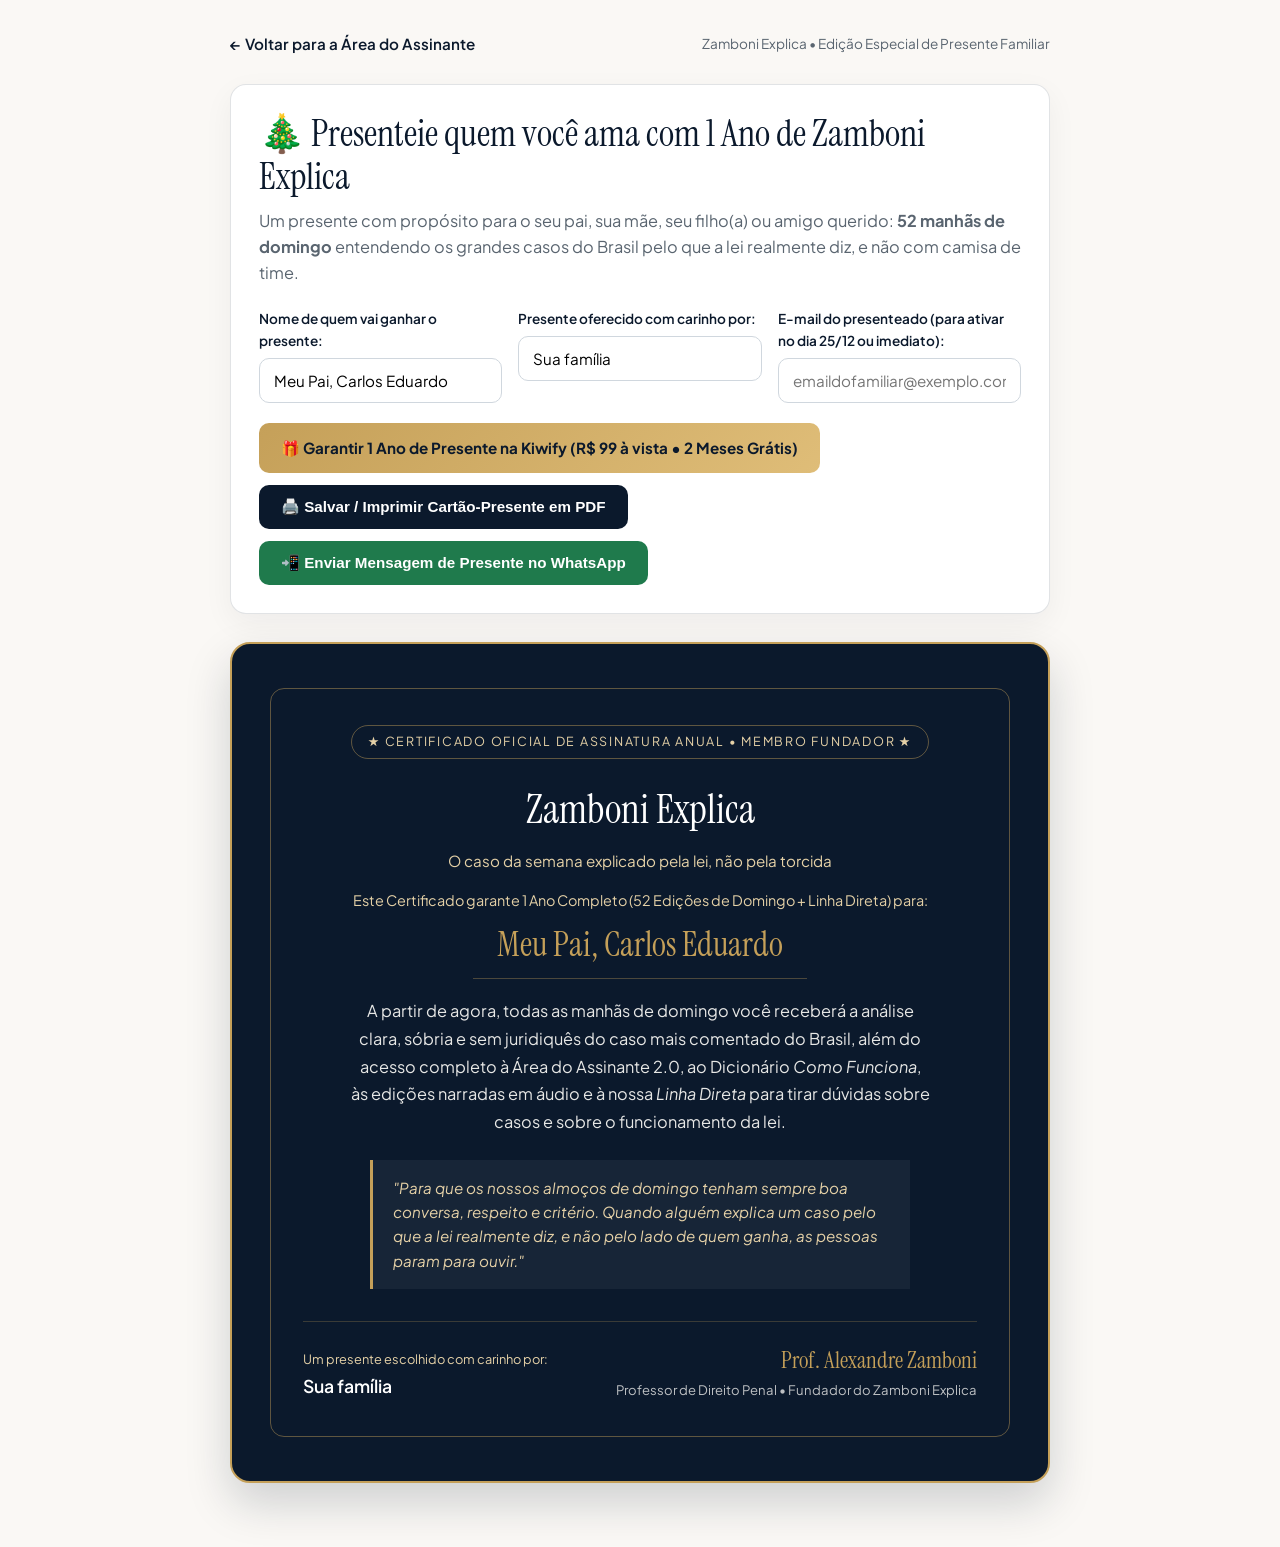
<file: vale-presente.html>
<!DOCTYPE html>
<html lang="pt-BR">
<head>
  <meta charset="UTF-8" />
  <meta name="viewport" content="width=device-width, initial-scale=1.0" />
  <title>Vale-Presente de Natal — 1 Ano de Zamboni Explica</title>
  <meta name="description" content="Presenteie quem você ama com 1 ano de Zamboni Explica (R$ 99): 52 manhãs de domingo entendendo os grandes casos do Brasil pela lei, sem camisa de time." />
  <link rel="canonical" href="https://zamboniexplica.com.br/vale-presente.html" />
  <meta property="og:type" content="website" />
  <meta property="og:locale" content="pt_BR" />
  <meta property="og:url" content="https://zamboniexplica.com.br/vale-presente.html" />
  <meta property="og:title" content="Vale-Presente de Natal — 1 Ano de Zamboni Explica" />
  <meta property="og:description" content="Gere um Certificado de Natal nominal assinado pelo Prof. Alexandre Zamboni para presentear alguém especial com 52 edições de domingo." />
  <meta property="og:image" content="https://zamboniexplica.com.br/assets/perfil-800.jpg" />
  <link rel="preconnect" href="https://fonts.googleapis.com">
  <link rel="preconnect" href="https://fonts.gstatic.com" crossorigin>
  <link href="https://fonts.googleapis.com/css2?family=Instrument+Serif:ital@0;1&family=Plus+Jakarta+Sans:wght@400;500;600;700&display=swap" rel="stylesheet">
  <style>
    :root {
      --navy: #0B192C;
      --navy-light: #162A45;
      --gold: #C5A059;
      --gold-soft: #E5D1A7;
      --paper: #FAF8F5;
      --ink: #1C252C;
      --muted: #5A6570;
    }
    * { box-sizing: border-box; margin: 0; padding: 0; }
    body {
      font-family: 'Plus Jakarta Sans', -apple-system, BlinkMacSystemFont, sans-serif;
      background: var(--paper);
      color: var(--ink);
      line-height: 1.6;
      padding: 32px 16px 64px;
    }
    .container {
      max-width: 820px;
      margin: 0 auto;
    }
    .top-bar {
      display: flex;
      justify-content: space-between;
      align-items: center;
      margin-bottom: 28px;
      flex-wrap: wrap;
      gap: 12px;
    }
    .back-link {
      color: var(--navy);
      text-decoration: none;
      font-weight: 600;
      font-size: 0.95rem;
    }
    .intro-card {
      background: #FFFFFF;
      border: 1px solid rgba(11, 25, 44, 0.12);
      border-radius: 16px;
      padding: 28px;
      margin-bottom: 28px;
      box-shadow: 0 10px 30px rgba(11, 25, 44, 0.05);
    }
    h1 {
      font-family: 'Instrument Serif', Georgia, serif;
      font-size: 2.3rem;
      font-weight: 400;
      color: var(--navy);
      line-height: 1.15;
      margin-bottom: 10px;
    }
    .subtitle {
      color: var(--muted);
      font-size: 1.02rem;
      margin-bottom: 22px;
    }
    .form-grid {
      display: grid;
      grid-template-columns: repeat(auto-fit, minmax(220px, 1fr));
      gap: 16px;
      margin-bottom: 20px;
    }
    label {
      display: block;
      font-size: 0.85rem;
      font-weight: 600;
      color: var(--navy);
      margin-bottom: 6px;
    }
    input, textarea {
      width: 100%;
      padding: 12px 14px;
      border: 1px solid #D0D7DE;
      border-radius: 10px;
      font-size: 0.95rem;
      font-family: inherit;
    }
    .actions {
      display: flex;
      flex-wrap: wrap;
      gap: 12px;
      margin-top: 16px;
    }
    .btn {
      display: inline-flex;
      align-items: center;
      justify-content: center;
      gap: 8px;
      padding: 13px 22px;
      border-radius: 10px;
      font-weight: 700;
      font-size: 0.95rem;
      cursor: pointer;
      text-decoration: none;
      border: none;
      transition: transform 0.15s ease;
    }
    .btn:hover { transform: translateY(-1px); }
    .btn-gold {
      background: linear-gradient(135deg, #C5A059 0%, #DFBD78 100%);
      color: #0B192C;
    }
    .btn-navy {
      background: var(--navy);
      color: #FFFFFF;
    }

    /* Certificado Imprimível */
    .certificate {
      background: var(--navy);
      color: #FAF8F5;
      border-radius: 20px;
      padding: 44px 38px;
      border: 2px solid var(--gold);
      position: relative;
      box-shadow: 0 20px 45px rgba(11, 25, 44, 0.18);
    }
    .certificate-inner {
      border: 1px solid rgba(197, 160, 89, 0.45);
      border-radius: 14px;
      padding: 36px 32px;
      text-align: center;
    }
    .cert-badge {
      display: inline-block;
      font-size: 0.78rem;
      letter-spacing: 0.14em;
      text-transform: uppercase;
      color: var(--gold-soft);
      border: 1px solid rgba(197, 160, 89, 0.45);
      padding: 6px 16px;
      border-radius: 999px;
      margin-bottom: 18px;
    }
    .cert-title {
      font-family: 'Instrument Serif', Georgia, serif;
      font-size: 2.5rem;
      color: #FFFFFF;
      font-weight: 400;
      margin-bottom: 8px;
    }
    .cert-recipient-label {
      color: var(--gold-soft);
      font-size: 0.9rem;
      margin-top: 16px;
    }
    .cert-recipient-name {
      font-family: 'Instrument Serif', Georgia, serif;
      font-size: 2.1rem;
      color: var(--gold);
      margin: 6px 0 18px;
      border-bottom: 1px solid rgba(197, 160, 89, 0.35);
      display: inline-block;
      padding: 0 24px 6px;
      min-width: 260px;
    }
    .cert-body {
      max-width: 580px;
      margin: 0 auto 24px;
      font-size: 1.02rem;
      color: rgba(250, 248, 245, 0.92);
      line-height: 1.7;
    }
    .cert-quote {
      max-width: 540px;
      margin: 22px auto;
      padding: 16px 20px;
      background: rgba(255, 255, 255, 0.05);
      border-left: 3px solid var(--gold);
      font-style: italic;
      font-size: 0.95rem;
      color: var(--gold-soft);
      text-align: left;
    }
    .cert-footer {
      display: flex;
      justify-content: space-between;
      align-items: flex-end;
      margin-top: 32px;
      padding-top: 20px;
      border-top: 1px solid rgba(197, 160, 89, 0.25);
      flex-wrap: wrap;
      gap: 16px;
      text-align: left;
    }
    .cert-sig-name {
      font-family: 'Instrument Serif', Georgia, serif;
      font-size: 1.45rem;
      color: var(--gold);
    }
    .cert-sig-role {
      font-size: 0.82rem;
      color: rgba(250, 248, 245, 0.75);
    }

    @media print {
      body { background: #FFFFFF; padding: 0; }
      .top-bar, .intro-card { display: none !important; }
      .certificate { box-shadow: none; border-width: 2px; -webkit-print-color-adjust: exact; print-color-adjust: exact; }
    }
  </style>
</head>
<body>
  <div class="container">
    <div class="top-bar">
      <a href="area-assinante.html" class="back-link">← Voltar para a Área do Assinante</a>
      <span style="font-size:0.85rem; color:var(--muted);">Zamboni Explica • Edição Especial de Presente Familiar</span>
    </div>

    <div class="intro-card">
      <h1>🎄 Presenteie quem você ama com 1 Ano de Zamboni Explica</h1>
      <p class="subtitle">
        Um presente com propósito para o seu pai, sua mãe, seu filho(a) ou amigo querido: <strong>52 manhãs de domingo</strong> entendendo os grandes casos do Brasil pelo que a lei realmente diz, e não com camisa de time.
      </p>

      <div class="form-grid">
        <div>
          <label for="to-name">Nome de quem vai ganhar o presente:</label>
          <input type="text" id="to-name" placeholder="Ex.: Meu Pai, Carlos Eduardo" value="Meu Pai, Carlos Eduardo" oninput="updateCert()" />
        </div>
        <div>
          <label for="from-name">Presente oferecido com carinho por:</label>
          <input type="text" id="from-name" placeholder="Ex.: Sua filha Mariana" value="Sua família" oninput="updateCert()" />
        </div>
        <div>
          <label for="to-email">E-mail do presenteado (para ativar no dia 25/12 ou imediato):</label>
          <input type="email" id="to-email" placeholder="emaildofamiliar@exemplo.com" />
        </div>
      </div>

      <div class="actions">
        <a href="https://pay.kiwify.com.br/xlNLeB4?src=vale-presente-natal" target="_blank" rel="noopener" class="btn btn-gold">
          🎁 Garantir 1 Ano de Presente na Kiwify (R$ 99 à vista • 2 Meses Grátis)
        </a>
        <button type="button" class="btn btn-navy" onclick="window.print()">
          🖨️ Salvar / Imprimir Cartão-Presente em PDF
        </button>
        <button type="button" class="btn btn-navy" style="background:#1F7A4C;" onclick="shareGiftWhatsApp()">
          📲 Enviar Mensagem de Presente no WhatsApp
        </button>
      </div>
    </div>

    <div class="certificate" id="gift-certificate">
      <div class="certificate-inner">
        <span class="cert-badge">★ Certificado Oficial de Assinatura Anual • Membro Fundador ★</span>
        <h2 class="cert-title">Zamboni Explica</h2>
        <p style="color:var(--gold-soft); font-size:0.95rem;">O caso da semana explicado pela lei, não pela torcida</p>

        <p class="cert-recipient-label">Este Certificado garante 1 Ano Completo (52 Edições de Domingo + Linha Direta) para:</p>
        <div class="cert-recipient-name" id="preview-to">Meu Pai, Carlos Eduardo</div>

        <p class="cert-body">
          A partir de agora, todas as manhãs de domingo você receberá a análise clara, sóbria e sem juridiquês do caso mais comentado do Brasil, além do acesso completo à Área do Assinante 2.0, ao Dicionário <em>Como Funciona</em>, às edições narradas em áudio e à nossa <em>Linha Direta</em> para tirar dúvidas sobre casos e sobre o funcionamento da lei.
        </p>

        <div class="cert-quote">
          "Para que os nossos almoços de domingo tenham sempre boa conversa, respeito e critério. Quando alguém explica um caso pelo que a lei realmente diz, e não pelo lado de quem ganha, as pessoas param para ouvir."
        </div>

        <div class="cert-footer">
          <div>
            <div style="font-size:0.8rem; color:var(--gold-soft);">Um presente escolhido com carinho por:</div>
            <div style="font-size:1.1rem; font-weight:600; color:#FFFFFF; margin-top:2px;" id="preview-from">Sua família</div>
          </div>
          <div style="text-align:right;">
            <div class="cert-sig-name">Prof. Alexandre Zamboni</div>
            <div class="cert-sig-role">Professor de Direito Penal • Fundador do Zamboni Explica</div>
          </div>
        </div>
      </div>
    </div>
  </div>

  <script>
    function updateCert() {
      var toVal = document.getElementById('to-name').value.trim() || 'Pessoa Especial';
      var fromVal = document.getElementById('from-name').value.trim() || 'Alguém que admira você';
      document.getElementById('preview-to').textContent = toVal;
      document.getElementById('preview-from').textContent = fromVal;
    }

    function shareGiftWhatsApp() {
      var toVal = document.getElementById('to-name').value.trim() || 'você';
      var fromVal = document.getElementById('from-name').value.trim() || 'sua família';
      var msg = "🎄🎁 *Presente Especial de Natal para " + toVal + "!*\n\n"
        + "Preparei para você *1 Ano Completo de Assinatura Fundador do Zamboni Explica* (52 manhãs de domingo entendendo os grandes casos do Brasil pelo que a lei realmente diz, sem torcida, com texto, áudio e Linha Direta do Prof. Alexandre Zamboni).\n\n"
        + "Com carinho, *" + fromVal + "*.\n"
        + "👉 Acesse a Área do Assinante: https://zamboniexplica.com.br/area-assinante.html";
      window.open("https://api.whatsapp.com/send?text=" + encodeURIComponent(msg), "_blank");
    }
  </script>
</body>
</html>
</file>
<file: styles.css>
:root{
  --teal:#25383d; --teal-2:#2b4549; --teal-ink:#162528;
  --cream:#f7f2ea; --paper:#fffdf9; --line:#e4dccf; --ink:#1f1f1f; --muted:#5d5a55;
  --accent:#f2c230; --accent-ink:#1f1a05;
  --blue:#1d4e89; --green:#2e7d4f; --red:#b3261e;
  --display:"Poppins",system-ui,sans-serif;
  --serif:"Source Serif 4",Georgia,serif;
  --r:14px;
  --max:1120px;
}
*{box-sizing:border-box;margin:0;padding:0}
html{scroll-behavior:smooth}
body{font-family:var(--display);color:var(--ink);background:var(--cream);font-size:17px;line-height:1.6;-webkit-font-smoothing:antialiased}
img{max-width:100%;height:auto;display:block}
a{color:inherit}
.skip-link{position:absolute;left:-9999px;top:8px;background:var(--accent);color:var(--accent-ink);padding:10px 16px;border-radius:8px;font-weight:700;z-index:100}
.skip-link:focus{left:12px}
.wrap{max-width:var(--max);margin:0 auto;padding:0 24px}
.kicker{font-size:12.5px;letter-spacing:.2em;text-transform:uppercase;font-weight:600;color:var(--muted)}
h1,h2,h3{font-family:var(--display);line-height:1.12;letter-spacing:-.015em}
h2{font-size:clamp(28px,4vw,44px);font-weight:700;margin:10px 0 18px}
h2 em,h1 em{font-style:normal;color:var(--blue)}
.dark h2 em,.hero h1 em{color:var(--accent)}
.rule{width:56px;height:5px;background:currentColor;border-radius:3px;margin:18px 0}
section{padding:96px 0}
.lead{font-size:clamp(17px,1.6vw,19px);color:var(--muted);max-width:680px}
.dark{background:var(--teal);color:var(--cream)}
.dark .kicker,.dark .lead{color:#c9d3d1}

/* buttons */
.btn{display:inline-flex;align-items:center;justify-content:center;gap:10px;background:var(--accent);color:var(--accent-ink);font-weight:700;font-size:16.5px;text-decoration:none;padding:17px 26px;border-radius:999px;border:0;cursor:pointer;transition:transform .2s ease, box-shadow .2s ease;box-shadow:0 6px 0 #c99a12}
.btn:hover{transform:translateY(-2px);box-shadow:0 8px 0 #c99a12}
.btn:active{transform:translateY(3px);box-shadow:0 2px 0 #c99a12}
.btn:focus-visible{outline:3px solid var(--blue);outline-offset:4px}
.btn .arr{transition:transform .2s}
.btn:hover .arr{transform:translateX(4px)}
.btn[aria-disabled="true"]{background:#d9d3c7;color:#5d5a55;box-shadow:0 6px 0 #bdb6a8;cursor:default}
.btn.btn-tg{background:#229ED9;color:#fff;box-shadow:0 6px 0 #1676a3}
.btn.btn-tg:hover{box-shadow:0 8px 0 #1676a3}
.btn.btn-green{background:var(--green);color:#fff;box-shadow:0 6px 0 #1f5937}
.btn.btn-green:hover{box-shadow:0 8px 0 #1f5937}
.btn.btn-outline-dark{background:transparent;color:var(--teal);border:2px solid var(--teal);box-shadow:none}
.btn.btn-outline-dark:hover{background:var(--teal);color:var(--cream);box-shadow:none}
.note{font-size:14px;color:var(--muted);margin-top:16px}
.dark .note,.hero .note{color:#c9d3d1}
.link{font-weight:600;text-decoration:none;background:linear-gradient(currentColor,currentColor) 0 100%/0 2px no-repeat;transition:background-size .25s;padding-bottom:2px}
.link:hover{background-size:100% 2px}

/* status bar */
.status{background:var(--teal-ink);color:#e7ecea;font-size:13.5px;text-align:center;padding:10px 16px;letter-spacing:.02em}
.status b{color:var(--accent);font-weight:600}

/* hero */
.hero{background:var(--teal);color:var(--cream);padding:0;overflow:hidden;position:relative}
.hero .wrap{display:grid;grid-template-columns:1.1fr .9fr;gap:56px;align-items:center}
.hero-copy{padding:82px 0 88px}
.brand{font-weight:700;letter-spacing:.24em;text-transform:uppercase;font-size:13px;color:var(--accent)}
.hero h1{font-size:clamp(36px,5.4vw,64px);font-weight:800;margin:18px 0 22px}
.hero p.sub{font-size:clamp(17px,1.7vw,20px);color:#d6dedc;max-width:560px;margin-bottom:28px}
.hero-badges{display:flex;flex-wrap:wrap;gap:8px;margin-bottom:28px}
.hero-badge{font-size:12.5px;font-weight:600;background:rgba(255,255,255,.1);color:#e9efed;padding:6px 12px;border-radius:999px;border:1px solid rgba(255,255,255,.14)}
.hero-photo{position:relative;padding:60px 0}
.hero-photo img{width:100%;max-width:440px;margin-left:auto;border-radius:22px;box-shadow:0 0 0 1px rgba(255,255,255,.08),0 24px 60px rgba(0,0,0,.35)}
.hero-photo .tag{position:absolute;left:-10px;bottom:96px;background:var(--paper);color:var(--ink);border-radius:12px;padding:12px 16px;font-size:13.5px;line-height:1.35;box-shadow:0 10px 30px rgba(0,0,0,.25);max-width:230px}
.hero-photo .tag b{display:block;font-size:15px}

/* marquee */
.marquee{background:var(--accent);color:var(--accent-ink);overflow:hidden;white-space:nowrap;font-weight:700;letter-spacing:.06em;text-transform:uppercase;font-size:14px}
.marquee .track{display:inline-flex;gap:0;animation:mq 38s linear infinite;padding:14px 0}
.marquee span{padding:0 22px}
.marquee span::after{content:"·";padding-left:44px;opacity:.6}
@keyframes mq{to{transform:translateX(-50%)}}

/* causa */
.causa .grid{display:grid;grid-template-columns:.9fr 1.1fr;gap:64px;align-items:start}
.causa blockquote{font-family:var(--serif);font-size:clamp(19px,1.9vw,22px);line-height:1.6;color:#2c2a27}
.causa blockquote p+p{margin-top:18px}
.sign{margin-top:26px;font-family:var(--display);font-weight:600;font-size:15px}
.sign span{display:block;font-weight:400;color:var(--muted);font-size:13.5px}

/* tensão */
.tensao{background:var(--paper);border-top:1px solid var(--line);border-bottom:1px solid var(--line)}
.cards{display:grid;grid-template-columns:repeat(4,1fr);gap:18px;margin-top:36px}
.card{background:var(--cream);border:1px solid var(--line);border-radius:var(--r);padding:24px 22px;font-size:15.5px;line-height:1.5;transition:transform .25s, box-shadow .25s}
.card:hover{transform:translateY(-4px);box-shadow:0 14px 30px rgba(33,54,58,.10)}
.card .q{font-size:46px;height:26px;line-height:1;color:var(--blue);font-family:var(--serif);font-weight:700;margin-bottom:10px}
.tensao .close{margin-top:34px;font-size:clamp(18px,1.8vw,21px);font-weight:600;max-width:760px}

/* método: 6 perguntas interativas + vitrine da área do assinante 2.0 */
.metodo .layout{display:grid;grid-template-columns:.95fr 1.05fr;gap:48px;margin-top:40px;align-items:start}
.qlist{list-style:none;display:flex;flex-direction:column;gap:10px}
.qbtn{width:100%;text-align:left;font:inherit;background:transparent;border:1px solid var(--line);border-radius:12px;padding:16px 18px;display:flex;gap:16px;align-items:center;cursor:pointer;color:var(--ink);transition:background .2s,border-color .2s,transform .2s}
.qbtn:hover{border-color:#c9bfae;transform:translateX(4px)}
.qbtn .n{flex:0 0 36px;height:36px;border-radius:50%;display:grid;place-items:center;font-weight:700;font-size:15px;background:var(--paper);border:1px solid var(--line)}
.qbtn .t{font-weight:600;font-size:16px;line-height:1.35;flex:1}
.qbtn .lock-pill{font-size:11px;font-weight:700;text-transform:uppercase;letter-spacing:.06em;padding:3px 8px;border-radius:999px;background:#efe9dd;color:var(--muted)}
.qbtn[aria-selected="true"]{background:var(--teal);color:var(--cream);border-color:var(--teal)}
.qbtn[aria-selected="true"] .n{background:var(--accent);color:var(--accent-ink);border-color:var(--accent)}
.qbtn[aria-selected="true"] .lock-pill{background:rgba(255,255,255,.16);color:var(--accent)}
.qbtn:focus-visible{outline:3px solid var(--blue);outline-offset:2px}
.qpanel{position:sticky;top:24px;background:var(--paper);border:1px solid var(--line);border-left:6px solid var(--blue);border-radius:var(--r);padding:30px 30px 28px;min-height:330px}
.qpanel .kicker{color:var(--blue)}
.qpanel h3{font-size:22px;margin:10px 0 14px}
.qpanel p{font-family:var(--serif);font-size:18px;line-height:1.6;color:#2c2a27}
.qpanel .src{font-family:var(--display);font-size:13px;color:var(--muted);margin-top:16px}
.qpanel .locked-cta{margin-top:18px;padding:16px 18px;background:#fbf3d6;border:1px solid #ecd479;border-radius:12px;font-family:var(--display);font-size:14.5px;color:var(--ink)}
.qpanel .locked-cta b{display:block;margin-bottom:6px;font-size:15px}
.qpanel .locked-cta a{display:inline-flex;margin-top:8px;font-weight:700;color:var(--blue);text-decoration:none}
.qpanel .fade{animation:fade .35s ease}
@keyframes fade{from{opacity:0;transform:translateY(6px)}to{opacity:1;transform:none}}

.portal-showcase{margin-top:64px;background:var(--paper);border:1px solid var(--line);border-radius:20px;padding:36px 34px;box-shadow:0 16px 40px rgba(33,54,58,.06)}
.portal-showcase .head{max-width:720px;margin-bottom:28px}
.portal-showcase .head h3{font-size:clamp(22px,2.8vw,30px);margin-top:8px}
.portal-showcase .head p{color:var(--muted);font-size:16px;margin-top:8px}
.extras{display:grid;grid-template-columns:repeat(3,1fr);gap:22px}
.extra{background:var(--cream);border:1px solid var(--line);border-top:4px solid var(--teal);border-radius:12px;padding:20px 18px}
.extra .ic{font-size:22px;margin-bottom:8px;display:block}
.extra h4{font-size:17px;margin-bottom:6px;font-weight:700}
.extra p{font-size:14.5px;color:var(--muted);line-height:1.5}
.extra.green{border-top-color:var(--green)} .extra.red{border-top-color:var(--red)} .extra.blue{border-top-color:var(--blue)} .extra.gold{border-top-color:#d4a012}

/* amostra + audio player + quiz 10s */
.amostra .grid{display:grid;grid-template-columns:1.12fr .88fr;gap:52px;align-items:start;margin-top:24px}
.excerpt h3{font-size:clamp(22px,2.4vw,28px);margin-bottom:14px;color:var(--cream)}
.excerpt p{font-family:var(--serif);font-size:18.5px;line-height:1.65;color:#dfe6e4}
.excerpt p+p{margin-top:14px}

/* Mini-player de áudio oficial */
.audio-teaser{margin:22px 0;background:var(--teal-ink);border:1px solid rgba(242,194,48,.35);border-radius:16px;padding:18px 20px;box-shadow:0 14px 32px rgba(0,0,0,.22)}
.audio-teaser-top{display:flex;align-items:center;gap:14px;margin-bottom:12px}
.audio-teaser-top img{width:52px;height:52px;border-radius:50%;object-fit:cover;border:2px solid var(--accent);flex-shrink:0}
.audio-teaser-meta b{display:block;font-size:14.5px;color:var(--accent);letter-spacing:.02em}
.audio-teaser-meta span{display:block;font-size:13px;color:#d6dedc;line-height:1.35}
.audio-teaser audio{width:100%;height:40px;border-radius:8px}
.audio-teaser-note{font-size:12.5px;color:#b8c7c4;margin-top:8px}

/* Quiz interativo na amostra */
.sample-quiz{margin:24px 0 28px;background:rgba(255,255,255,.06);border:1px solid rgba(255,255,255,.15);border-radius:16px;padding:20px}
.sample-quiz .sq-tag{display:inline-block;font-size:11px;font-weight:700;letter-spacing:.14em;text-transform:uppercase;background:var(--accent);color:var(--accent-ink);padding:4px 10px;border-radius:999px;margin-bottom:10px}
.sample-quiz h4{font-size:17.5px;color:#fff;margin-bottom:12px;line-height:1.35}
.sq-opts{display:flex;flex-direction:column;gap:8px}
.sq-btn{width:100%;text-align:left;font-family:var(--display);font-size:14.5px;font-weight:500;padding:12px 14px;border-radius:10px;border:1px solid rgba(255,255,255,.22);background:rgba(22,37,40,.65);color:#f7f2ea;cursor:pointer;transition:background .2s,border-color .2s}
.sq-btn:hover{background:rgba(255,255,255,.14);border-color:var(--accent)}
.sq-btn.correct{background:rgba(46,125,79,.35);border-color:#5cd68d;color:#fff;font-weight:600}
.sq-btn.wrong{background:rgba(179,38,30,.28);border-color:#ff897d;color:#fff}
.sq-feedback{display:none;margin-top:12px;padding:14px 16px;border-radius:10px;background:var(--paper);color:var(--ink);font-size:14.5px;line-height:1.5}
.sq-feedback.show{display:block}
.sq-feedback a{display:inline-block;margin-top:8px;font-weight:700;color:var(--blue)}

.almoco{margin:22px 0 26px;background:var(--teal-2);border-left:5px solid var(--accent);border-radius:10px;padding:18px 20px;font-family:var(--serif);font-size:18px;line-height:1.55;color:var(--cream)}
.almoco b{display:block;font-family:var(--display);font-size:12.5px;letter-spacing:.18em;text-transform:uppercase;color:var(--accent);margin-bottom:6px}
.sharecard{background:var(--cream);color:var(--ink);border-radius:18px;padding:30px 28px 24px;box-shadow:0 30px 60px rgba(0,0,0,.35);transform:rotate(-1.5deg);transition:transform .5s cubic-bezier(.2,.8,.2,1);max-width:420px;margin-left:auto}
.sharecard:hover{transform:rotate(0) scale(1.02)}
.sharecard .top{font-size:11.5px;letter-spacing:.2em;font-weight:700;text-transform:uppercase;color:var(--muted)}
.sharecard h4{font-size:24px;line-height:1.2;margin:12px 0 4px;font-weight:800}
.sharecard .bar{width:44px;height:5px;background:var(--ink);border-radius:3px;margin:14px 0}
.sharecard ul{list-style:none;display:flex;flex-direction:column;gap:9px}
.sharecard li{font-size:15.5px;line-height:1.4;padding-left:22px;position:relative}
.sharecard li::before{content:"";position:absolute;left:0;top:7px;width:10px;height:10px;border-radius:2px;background:var(--blue)}
.sharecard li:nth-child(2)::before{background:var(--green)}
.sharecard li:nth-child(3)::before{background:var(--red)}
.sharecard li:nth-child(4)::before{background:var(--accent)}
.sharecard .foot{margin-top:20px;padding-top:12px;border-top:1px solid var(--line);display:flex;justify-content:space-between;font-size:12.5px;color:var(--muted)}
.sharecard .foot b{color:var(--ink)}
.cap{font-size:13px;color:#c9d3d1;text-align:right;margin-top:16px;max-width:420px;margin-left:auto}
.btn.ghost{background:transparent;color:var(--cream);box-shadow:none;border:2px solid #6f8a8c}
.btn.ghost:hover{border-color:var(--cream);box-shadow:none}

/* como funciona */
.steps{display:grid;grid-template-columns:repeat(3,1fr);gap:22px;margin-top:40px;counter-reset:s}
.step{background:var(--paper);border:1px solid var(--line);border-radius:var(--r);padding:28px 24px;position:relative}
.step .num{font-size:56px;font-weight:800;line-height:1;color:var(--teal);opacity:.14;position:absolute;right:18px;top:12px}
.step h3{font-size:19px;margin-bottom:8px;max-width:85%}
.step p{font-size:15.5px;color:var(--muted)}
.steps-note{margin-top:26px;font-size:16px;color:var(--muted);max-width:720px}

/* para quem */
.quem{background:var(--paper);border-top:1px solid var(--line);border-bottom:1px solid var(--line)}
.two{display:grid;grid-template-columns:1fr 1fr;gap:28px;margin-top:36px}
.col{border-radius:var(--r);padding:30px 28px;border:1px solid var(--line);background:var(--cream)}
.col h3{font-size:20px;margin-bottom:16px;display:flex;align-items:center;gap:10px}
.col h3 i{width:12px;height:12px;border-radius:3px;display:inline-block}
.col.sim h3 i{background:var(--green)} .col.nao h3 i{background:var(--red)}
.col ul{list-style:none;display:flex;flex-direction:column;gap:12px}
.col li{font-size:16px;line-height:1.5;padding-left:26px;position:relative}
.col.sim li::before{content:"✓";position:absolute;left:0;color:var(--green);font-weight:700}
.col.nao li::before{content:"–";position:absolute;left:4px;color:var(--red);font-weight:700}

/* oferta — cartões lado a lado (Mensal vs Anual) + Lista Prioritária 1 Toque */
.oferta .box{display:grid;grid-template-columns:1.25fr .75fr;gap:0;background:var(--paper);border:1px solid var(--line);border-radius:22px;overflow:hidden;box-shadow:0 30px 70px rgba(33,54,58,.12)}
.oferta .left{padding:46px 42px}
.plans-grid{display:grid;grid-template-columns:1fr 1fr;gap:16px;margin:22px 0 24px}
.plan-card{background:var(--cream);border:2px solid var(--line);border-radius:16px;padding:22px 20px;position:relative;display:flex;flex-direction:column;justify-content:space-between}
.plan-card.featured{background:#fffdf6;border-color:var(--teal);box-shadow:0 12px 28px rgba(37,56,61,.10)}
.plan-badge{position:absolute;top:-12px;right:16px;background:var(--teal);color:var(--accent);font-size:11px;font-weight:800;letter-spacing:.08em;text-transform:uppercase;padding:4px 10px;border-radius:999px}
.plan-name{font-size:13px;font-weight:700;text-transform:uppercase;letter-spacing:.12em;color:var(--muted)}
.plan-price{display:flex;align-items:baseline;gap:6px;margin:8px 0 4px}
.plan-price .v{font-size:clamp(32px,3.6vw,42px);font-weight:800;letter-spacing:-.03em;color:var(--ink)}
.plan-price .p{font-size:15px;color:var(--muted);font-weight:600}
.plan-sub{font-size:13.5px;color:var(--green);font-weight:600;margin-bottom:14px;min-height:20px}
.plan-card .btn{width:100%;font-size:15px;padding:14px 18px}

/* Caixa de Lista Prioritária (Modo Antes de 1º/12) */
.waitlist-box{display:none;margin:18px 0 22px;padding:22px 22px;background:#eef6fa;border:2px solid #b9d8e8;border-radius:16px}
.waitlist-box.active{display:block}
.waitlist-box .wl-tag{display:inline-block;font-size:11px;font-weight:800;text-transform:uppercase;letter-spacing:.12em;background:var(--teal);color:var(--accent);padding:4px 10px;border-radius:999px;margin-bottom:8px}
.waitlist-box h3{font-size:20px;margin-bottom:6px;color:var(--teal-ink)}
.waitlist-box p{font-size:15px;color:#33484c;margin-bottom:16px;line-height:1.5}
.waitlist-actions{display:flex;flex-wrap:wrap;gap:12px;align-items:center}

.perks{list-style:none;margin:18px 0 22px;display:flex;flex-direction:column;gap:10px}
.perks li{display:flex;gap:12px;font-size:15.5px;line-height:1.45}
.perks li::before{content:"";flex:0 0 20px;height:20px;border-radius:50%;background:var(--green) url("data:image/svg+xml,%3Csvg xmlns='http://www.w3.org/2000/svg' viewBox='0 0 20 20'%3E%3Cpath d='M5.5 10.5l3 3 6-7' fill='none' stroke='white' stroke-width='2.2' stroke-linecap='round' stroke-linejoin='round'/%3E%3C/svg%3E") center/contain no-repeat;margin-top:2px}

.trust-strip{display:flex;flex-wrap:wrap;gap:10px 18px;padding-top:16px;border-top:1px solid var(--line);font-size:13px;font-weight:600;color:var(--muted)}
.trust-strip span{display:inline-flex;align-items:center;gap:6px}

.oferta .right{background:var(--teal);padding:34px 28px;display:flex;flex-direction:column;justify-content:center;align-items:center;gap:14px}
.oferta .right img{width:82%;max-width:300px;border-radius:6px;box-shadow:0 20px 40px rgba(0,0,0,.35);transform:rotate(2deg);transition:transform .5s}
.oferta .right img:hover{transform:rotate(0) scale(1.03)}
.oferta .right p{color:#d6dedc;font-size:14px;text-align:center;max-width:280px}
.deadline{margin-top:16px;font-size:14px;color:var(--muted)}
.deadline b{color:var(--ink)}

/* garantia */
.garantia{padding:0 0 96px}
.seal{display:grid;grid-template-columns:auto 1fr;gap:30px;align-items:center;background:var(--cream);border:2px dashed #cfc6b8;border-radius:22px;padding:34px 36px}
.seal .badge{width:118px;height:118px;border-radius:50%;background:var(--teal);color:var(--cream);display:grid;place-items:center;text-align:center;font-weight:800;line-height:1;font-size:40px}
.seal .badge small{display:block;font-size:12px;letter-spacing:.14em;font-weight:600;margin-top:4px;text-transform:uppercase}
.seal h3{font-size:24px;margin-bottom:8px}
.seal p{color:var(--muted);font-size:16.5px;max-width:720px}

/* autor */
.autor .grid{display:grid;grid-template-columns:1fr 1.4fr;gap:56px;align-items:center}
.stats{display:grid;grid-template-columns:1fr 1fr;gap:16px}
.stat{border-top:4px solid var(--accent);padding-top:12px}
.stat b{display:block;font-size:clamp(30px,3.4vw,40px);font-weight:800;letter-spacing:-.02em;color:var(--cream)}
.stat span{font-size:14px;color:#c9d3d1}
.autor p{font-family:var(--serif);font-size:19px;line-height:1.65;color:#dfe6e4}
.autor p+p{margin-top:14px}

/* faq */
.faq .list{margin-top:32px;border-top:1px solid var(--line)}
.faq details{border-bottom:1px solid var(--line)}
.faq summary{list-style:none;cursor:pointer;padding:22px 44px 22px 0;font-weight:600;font-size:17.5px;position:relative}
.faq summary::-webkit-details-marker{display:none}
.faq summary::after{content:"";position:absolute;right:6px;top:50%;width:14px;height:14px;margin-top:-9px;border-right:2.5px solid var(--ink);border-bottom:2.5px solid var(--ink);transform:rotate(45deg);transition:transform .3s}
.faq details[open] summary::after{transform:rotate(225deg);margin-top:-3px}
.faq summary:focus-visible{outline:3px solid var(--blue);outline-offset:2px}
.faq .ans{overflow:hidden;transition:height .3s ease}
.faq .ans p{padding:0 0 22px;color:var(--muted);font-size:16.5px;max-width:820px}

/* fechamento */
.fecho{text-align:center;padding:110px 0}
.fecho h2{font-size:clamp(30px,4.6vw,54px);max-width:900px;margin:0 auto 14px}
.fecho .lead{margin:0 auto 34px}
.tagline{font-size:clamp(42px,9vw,120px);font-weight:800;letter-spacing:-.04em;line-height:.95;color:var(--accent);margin-top:70px}
.tagline span{color:var(--cream)}

footer{background:var(--teal-ink);color:#b9c4c2;font-size:14px;padding:36px 0 44px}
footer .wrap{display:flex;flex-wrap:wrap;gap:16px 40px;justify-content:space-between}
footer a{color:#e7ecea}
footer .forn{flex-basis:100%;font-size:13px;color:#b9c4c2;margin:0;border-top:1px solid #2c4245;padding-top:16px}
footer .forn+.disc{border-top:0;padding-top:0}
footer .disc{flex-basis:100%;font-size:12.5px;color:#8fa09d;border-top:1px solid #2c4245;padding-top:16px}

/* reveal */
.rv{opacity:0;transform:translateY(22px);transition:opacity .7s ease, transform .7s cubic-bezier(.2,.8,.2,1)}
.rv.in{opacity:1;transform:none}
.no-js .rv{opacity:1;transform:none}
@media (prefers-reduced-motion:reduce){.rv{opacity:1;transform:none;transition:none}.marquee .track{animation:none}*{scroll-behavior:auto}}

/* sticky mobile CTA */
.dock{position:fixed;left:12px;right:12px;bottom:12px;z-index:50;display:none;align-items:center;justify-content:space-between;gap:12px;background:var(--teal-ink);color:var(--cream);border-radius:16px;padding:10px 10px 10px 16px;box-shadow:0 12px 30px rgba(0,0,0,.3);transform:translateY(140%);transition:transform .35s}
.dock.show{transform:none}
.dock .t{font-size:13px;line-height:1.3}
.dock .t b{display:block;font-size:14.5px;color:var(--accent)}
.dock .btn{padding:12px 16px;font-size:14px;box-shadow:none;white-space:nowrap}

@media (max-width:920px){
  section{padding:72px 0}
  .hero .wrap{grid-template-columns:1fr;min-height:0;gap:0}
  .hero-copy{padding:52px 0 8px}
  .hero-photo{padding:24px 0 52px}.hero-photo img{max-width:320px;margin:0 auto}
  .hero-photo .tag{left:4px;bottom:28px;max-width:195px;font-size:12.5px}
  .causa .grid,.metodo .layout,.amostra .grid,.autor .grid,.oferta .box,.two,.plans-grid{grid-template-columns:1fr;gap:28px}
  .cards{grid-template-columns:1fr 1fr}
  .extras,.steps{grid-template-columns:1fr}
  .qpanel{position:static;min-height:0}
  .sharecard,.cap{margin:0 auto}
  .oferta .left{padding:32px 22px}
  .portal-showcase{padding:26px 20px}
  .seal{grid-template-columns:1fr;text-align:left;padding:26px 22px}
  .dock{display:flex}
  footer{padding-bottom:100px}
}
@media (max-width:520px){
  body{font-size:16px}
  .cards{grid-template-columns:1fr}
  .wrap{padding:0 20px}
  .btn{width:100%;justify-content:center;text-align:center;font-size:15.5px;padding:15px 20px}
  .btn .px{white-space:nowrap}
  .dock .btn{width:auto}
}
</file>
<file: amostra.css>
.narrow{max-width:760px}
.ahead{background:var(--teal);color:var(--cream);padding:56px 0 44px}
.kicker.light{color:#c9d3d1;margin-top:10px}
.status a{color:#e7ecea}
.article{padding-top:24px;padding-bottom:80px;background:var(--cream)}
.atitle{font-size:clamp(30px,4.4vw,46px);margin:18px 0 8px;color:var(--cream)}
.article h3{font-size:22px;margin:40px 0 14px;color:var(--teal)}
.article p,.article li{font-family:var(--serif);font-size:19px;line-height:1.7;color:#2a2826}
.article p{margin:14px 0}
.article ul,.article ol{padding-left:24px;margin:14px 0}
.article li{margin:8px 0}
.article hr{border:0;height:1px;background:var(--line);margin:40px 0 0}
.article a{color:var(--blue);font-weight:600}
.article table{width:100%;border-collapse:collapse;margin:18px 0;font-size:15.5px;display:block;overflow-x:auto}
.article th,.article td{border-bottom:1px solid var(--line);padding:12px 10px;text-align:left;vertical-align:top;line-height:1.5}
.article th{font-size:12.5px;letter-spacing:.14em;text-transform:uppercase;color:var(--muted)}
.article td:first-child{min-width:300px}
.article blockquote{background:var(--teal);border-left:6px solid var(--accent);border-radius:12px;padding:20px 24px;margin:16px 0}
.article blockquote p{color:var(--cream);margin:0}
.article h4{font-family:var(--display);font-size:17px;font-weight:700;color:var(--ink);margin:30px 0 6px;display:flex;align-items:flex-start;gap:10px}
.article h4::before{content:"";width:18px;height:3px;background:var(--accent);border-radius:2px;flex:none;margin-top:.62em}
.article blockquote.lei{background:var(--paper);border:1px solid var(--line);border-left:5px solid var(--blue);border-radius:10px;padding:16px 20px}
.article blockquote.lei p{color:#2a2826;font-size:17.5px}
.article blockquote.conclusao{background:#fff8dc;border:1px solid #ecd78a;border-left:6px solid var(--accent);border-radius:12px;padding:18px 22px}
.article blockquote.conclusao p{color:#2a2826;margin:0 0 10px}.article blockquote.conclusao p:last-child{margin:0}
.article ul ul{margin:6px 0}
.fecho .btn{margin-top:8px}
@media(max-width:520px){.article p,.article li{font-size:17.5px}.article td:first-child{min-width:220px}}
.prog{display:flex;gap:6px;margin:44px 0 -26px}
.prog span{width:26px;height:26px;border-radius:50%;display:grid;place-items:center;border:2px solid var(--line);font-family:var(--display);font-size:12px;font-weight:700;color:var(--muted)}
.prog span.done{background:var(--accent);border-color:var(--accent);color:#1f1a05}
.prog span.on{background:var(--teal);border-color:var(--teal);color:#fff}
.tl{margin:18px 0 18px 8px;padding-left:20px;border-left:2px solid var(--line)}
.tl ul{list-style:none;padding:0;margin:0}
.tl li{position:relative;margin:0 0 18px}
.tl li::before{content:"";position:absolute;left:-28px;top:.5em;width:12px;height:12px;border-radius:50%;background:var(--accent);border:3px solid var(--cream)}
.tl li strong{display:block;font-family:var(--display);font-size:13.5px;letter-spacing:.06em;text-transform:uppercase;color:var(--teal)}
.tl .fonte{display:block;font-family:var(--display);font-size:13.5px;color:var(--muted);margin-top:2px}
.tl .fonte a{font-weight:600}
.article h4.etq::before{display:none}
.lb{display:inline-block;font-family:var(--display);font-size:14px;font-weight:600;letter-spacing:.04em;padding:5px 12px;border-radius:8px;color:#fff}
.lb.f{background:var(--blue)}.lb.r{background:var(--green)}.lb.i{background:#b7860b}.lb.o{background:var(--red)}
.fluxo{margin:18px 0;background:var(--paper);border:1px solid var(--line);border-radius:12px;padding:16px}
.quadro{display:grid;grid-template-columns:1fr 1fr;gap:12px;margin:16px 0}
.quadro>div{border-radius:12px;padding:14px 18px}
.quadro p{font-family:var(--display)!important;font-size:15px!important;margin:0 0 6px!important}
.quadro li{font-size:16.5px!important;margin:4px 0!important}
.quadro ul{padding-left:20px;margin:0!important}
.quadro .sim{background:#e6f2ea;border-left:5px solid var(--green)}
.quadro .depende{background:#fbf3d6;border-left:5px solid var(--accent)}
.teste{background:var(--teal);border-radius:14px;padding:6px 24px 14px;margin-top:40px}
.teste h3{color:var(--accent)!important;margin-top:18px!important}
.teste p{color:var(--cream)!important}.teste strong{color:#fff}
.almoco{background:var(--paper);border:1px solid var(--line);border-radius:14px;padding:4px 24px 22px;margin-top:28px}
.rodape{margin-top:36px;padding-top:14px;border-top:1px solid var(--line)}
.rodape p{font-family:var(--display)!important;font-size:13.5px!important;color:var(--muted)!important;line-height:1.55!important;margin:6px 0!important}
@media(max-width:560px){.quadro{grid-template-columns:1fr}}
</file>
